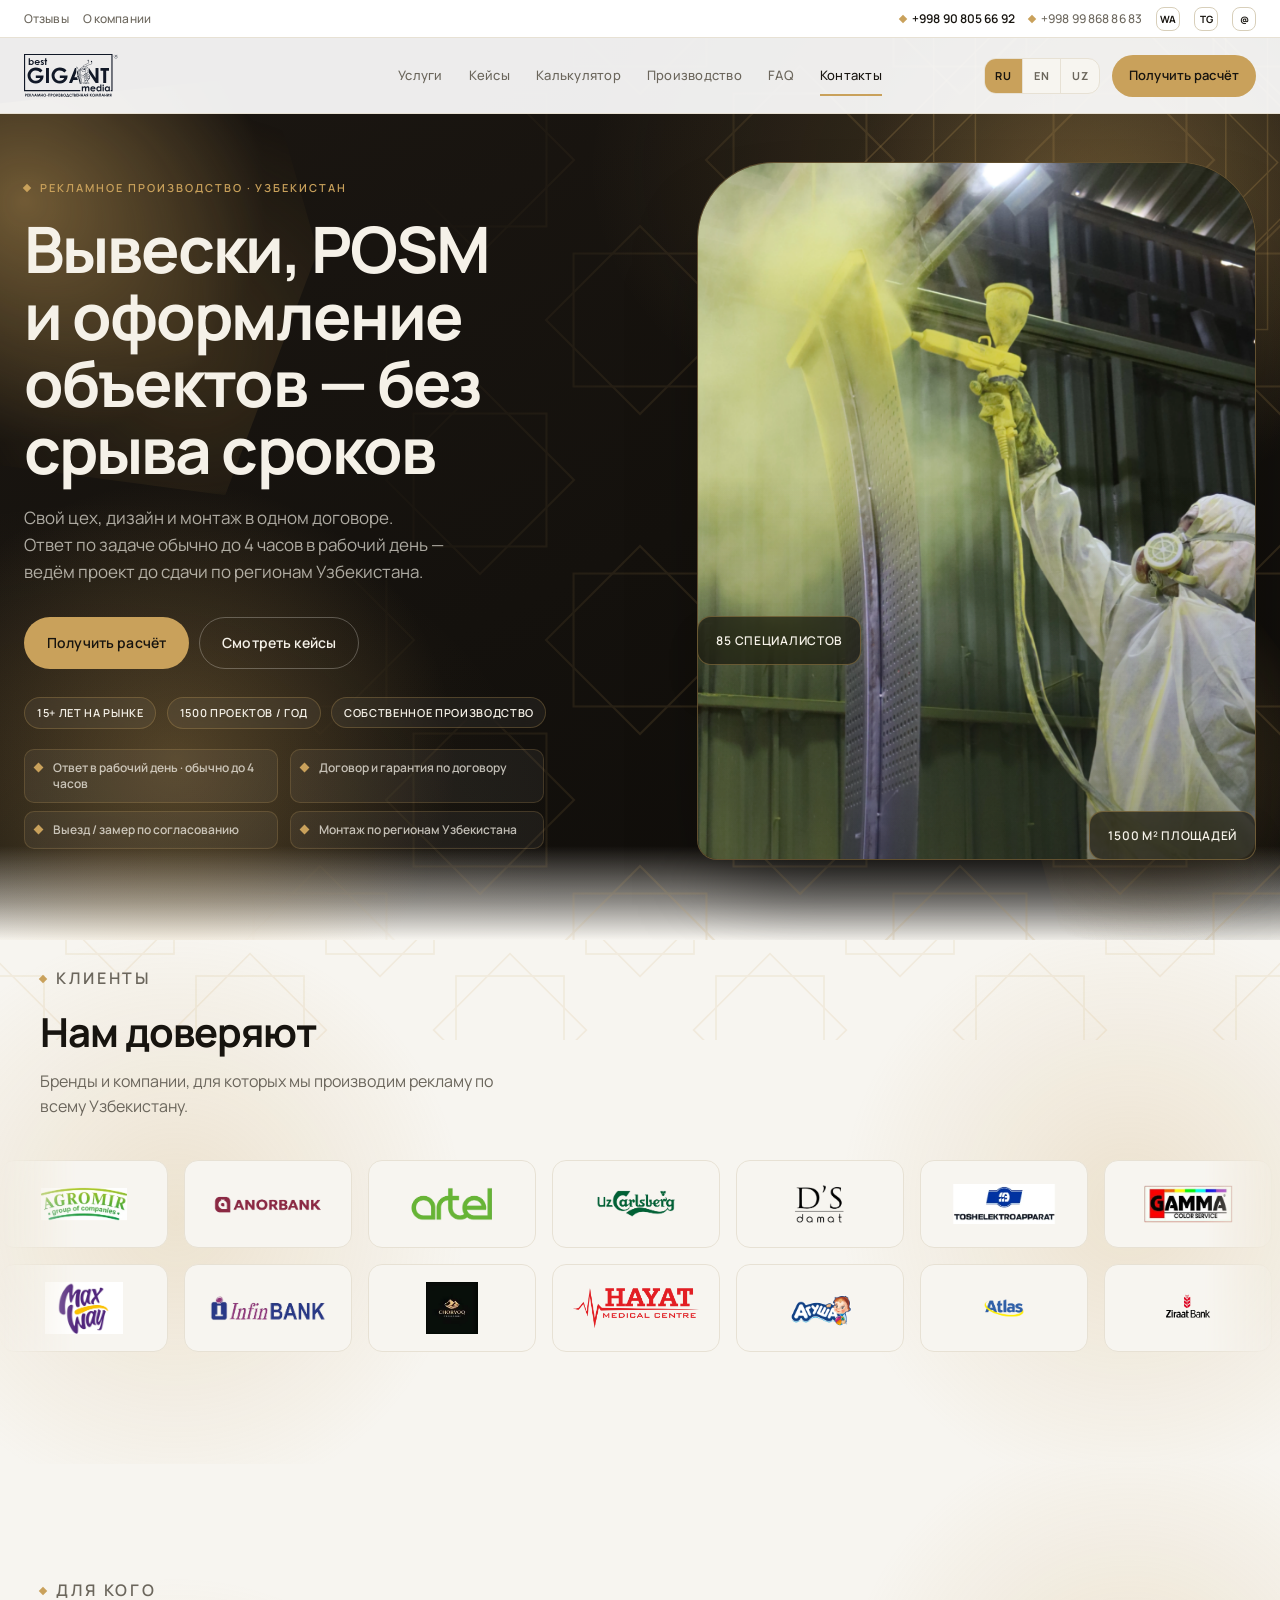
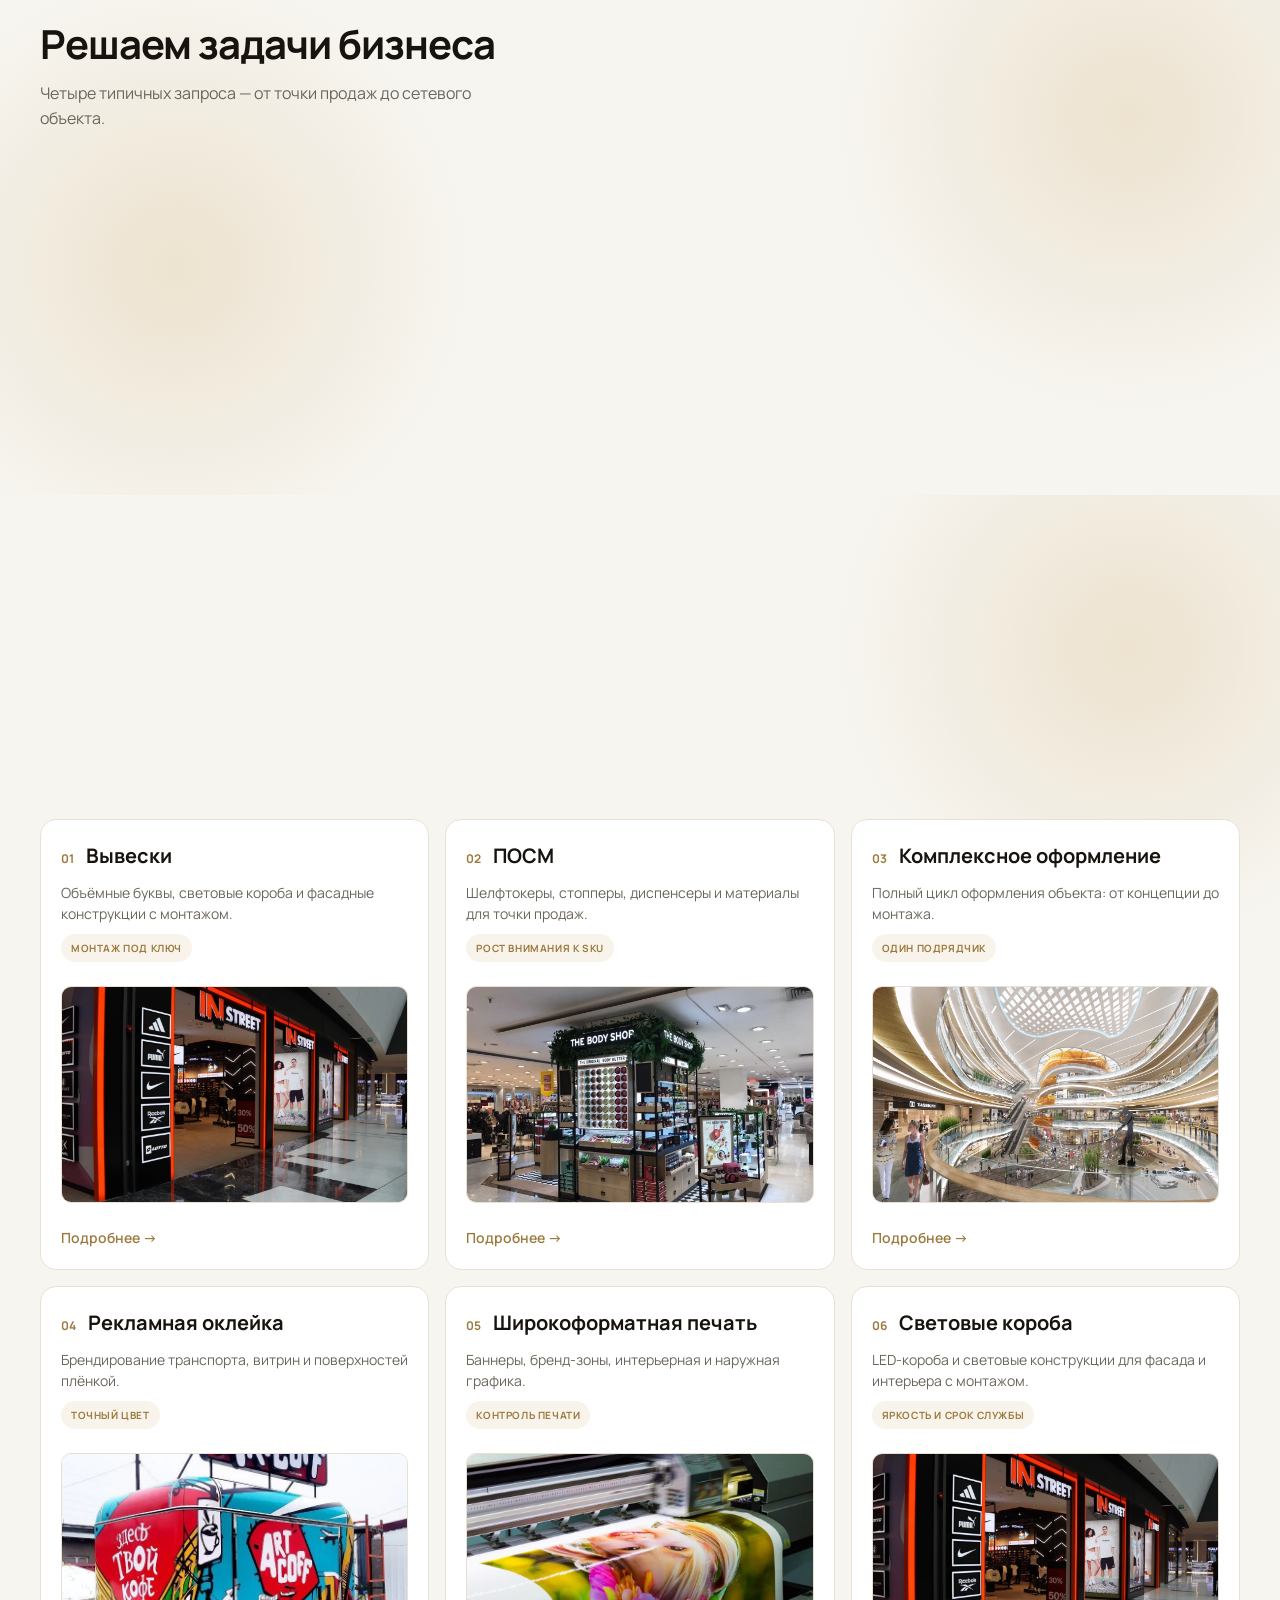
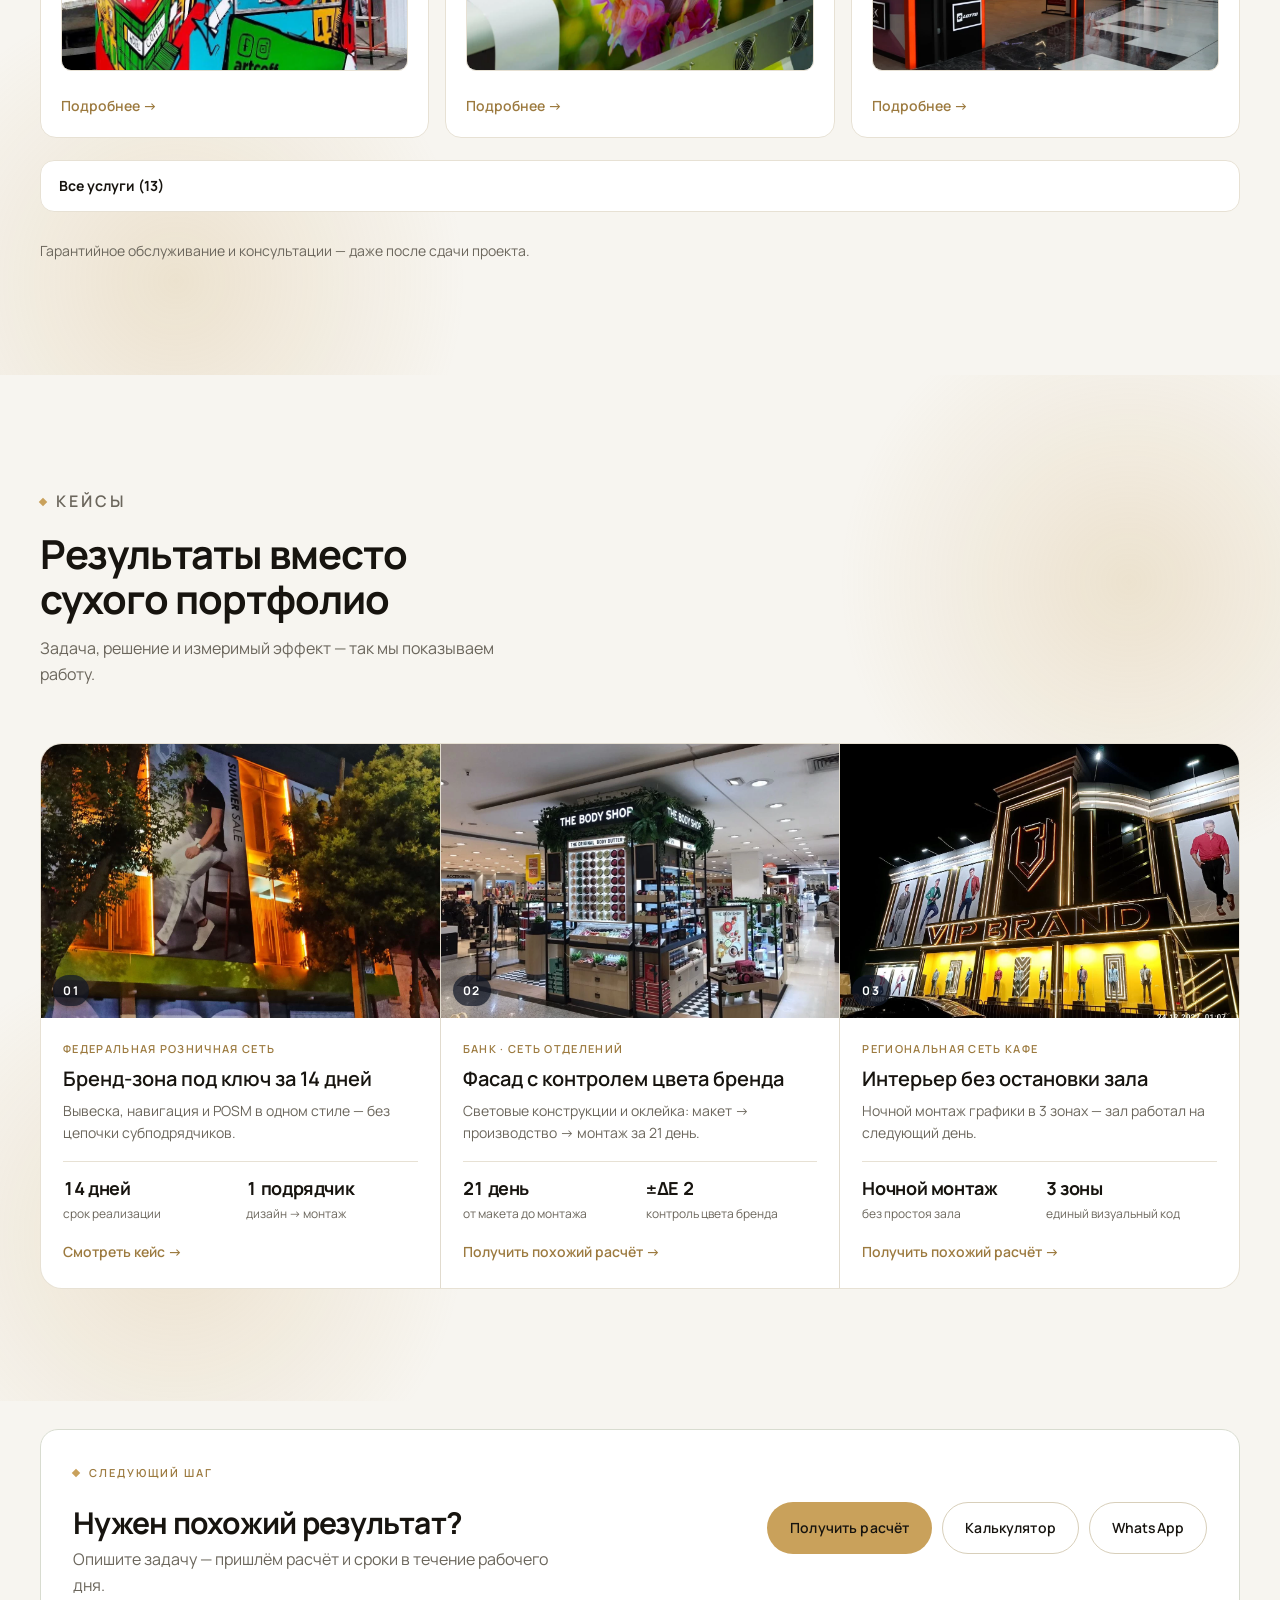
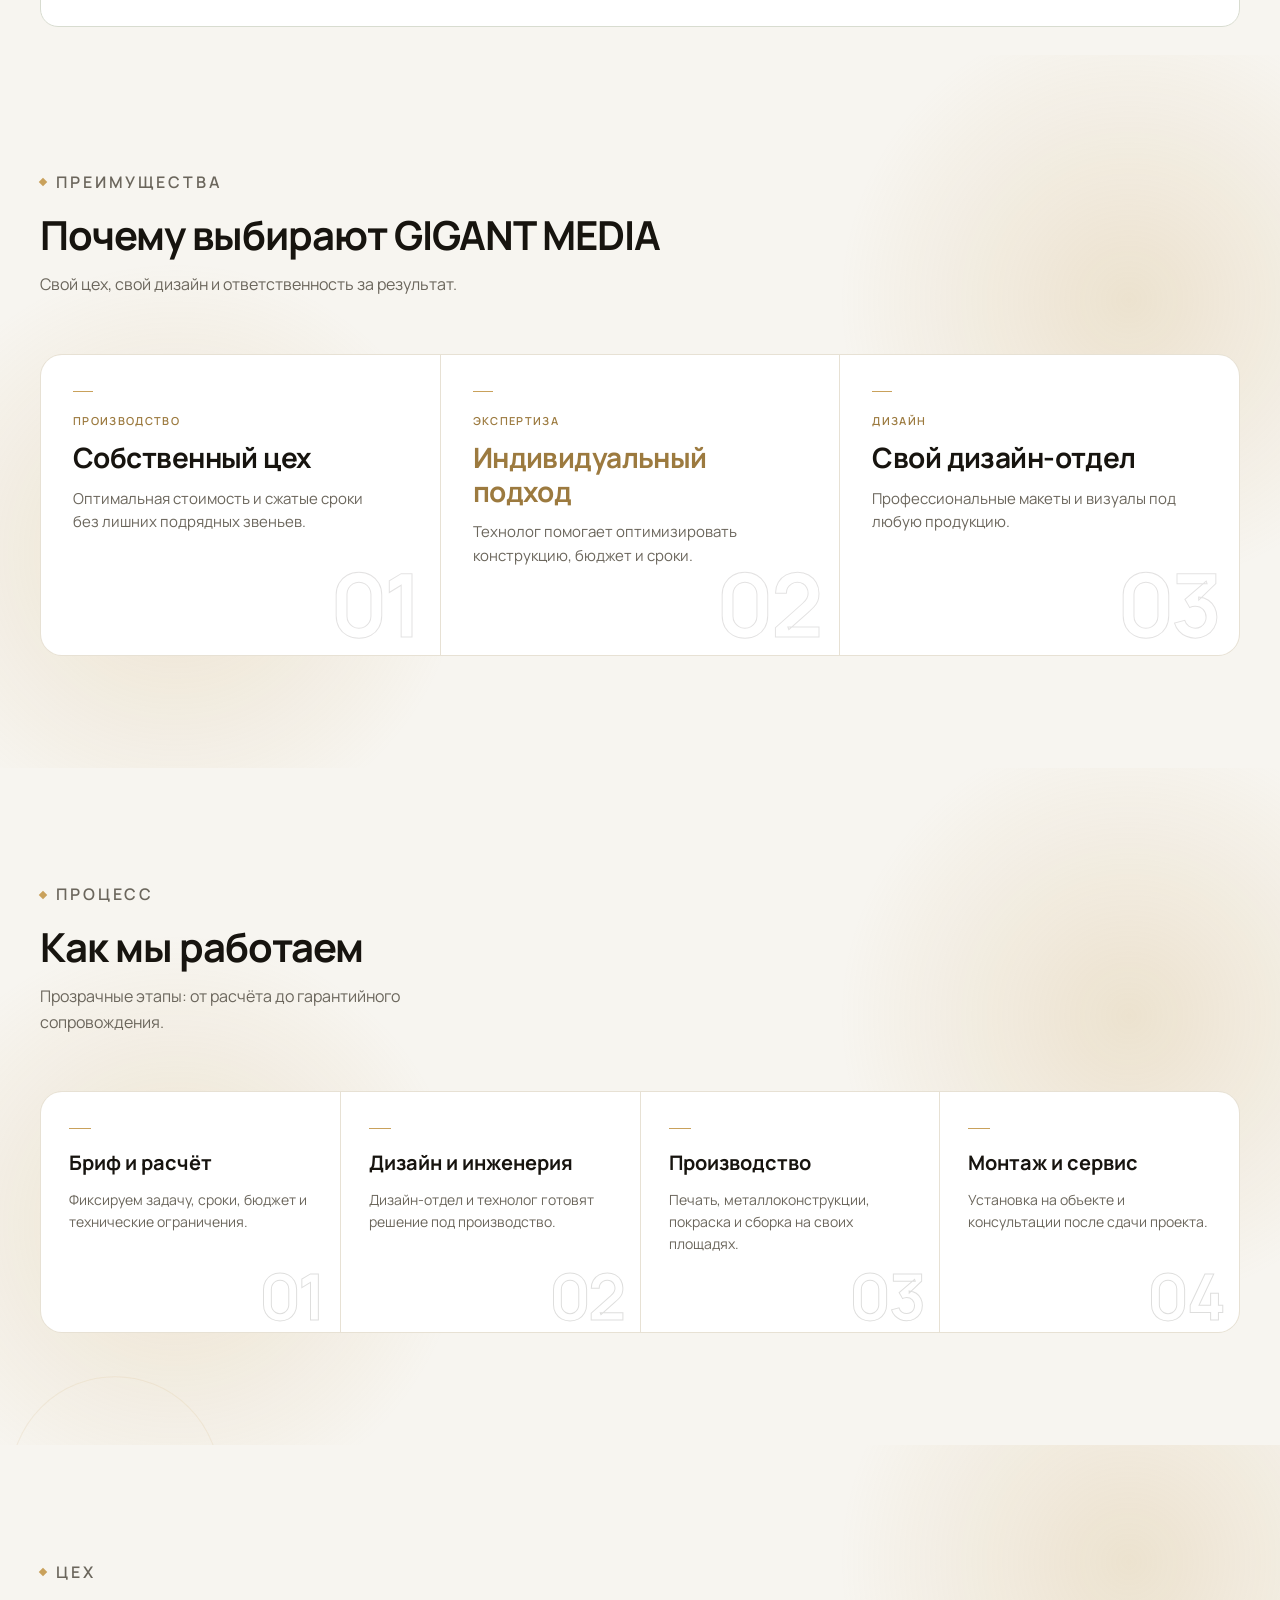
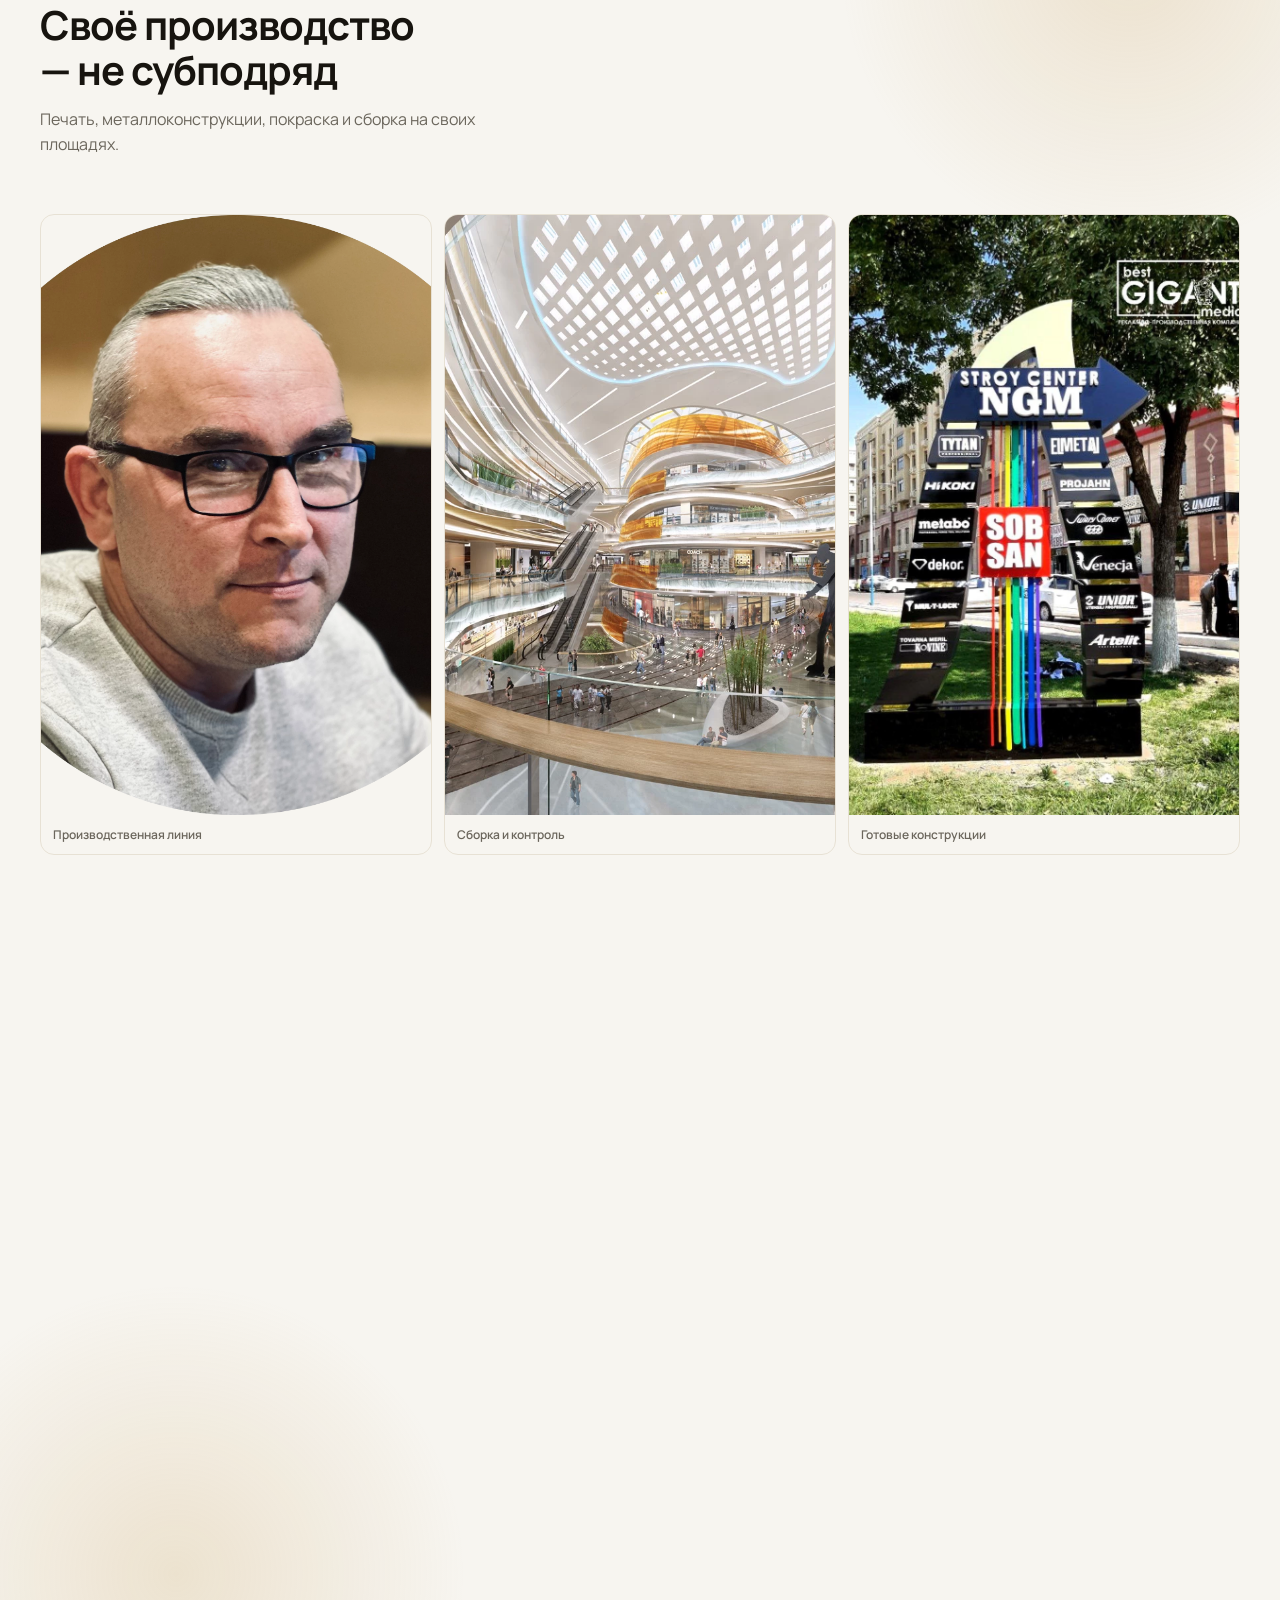
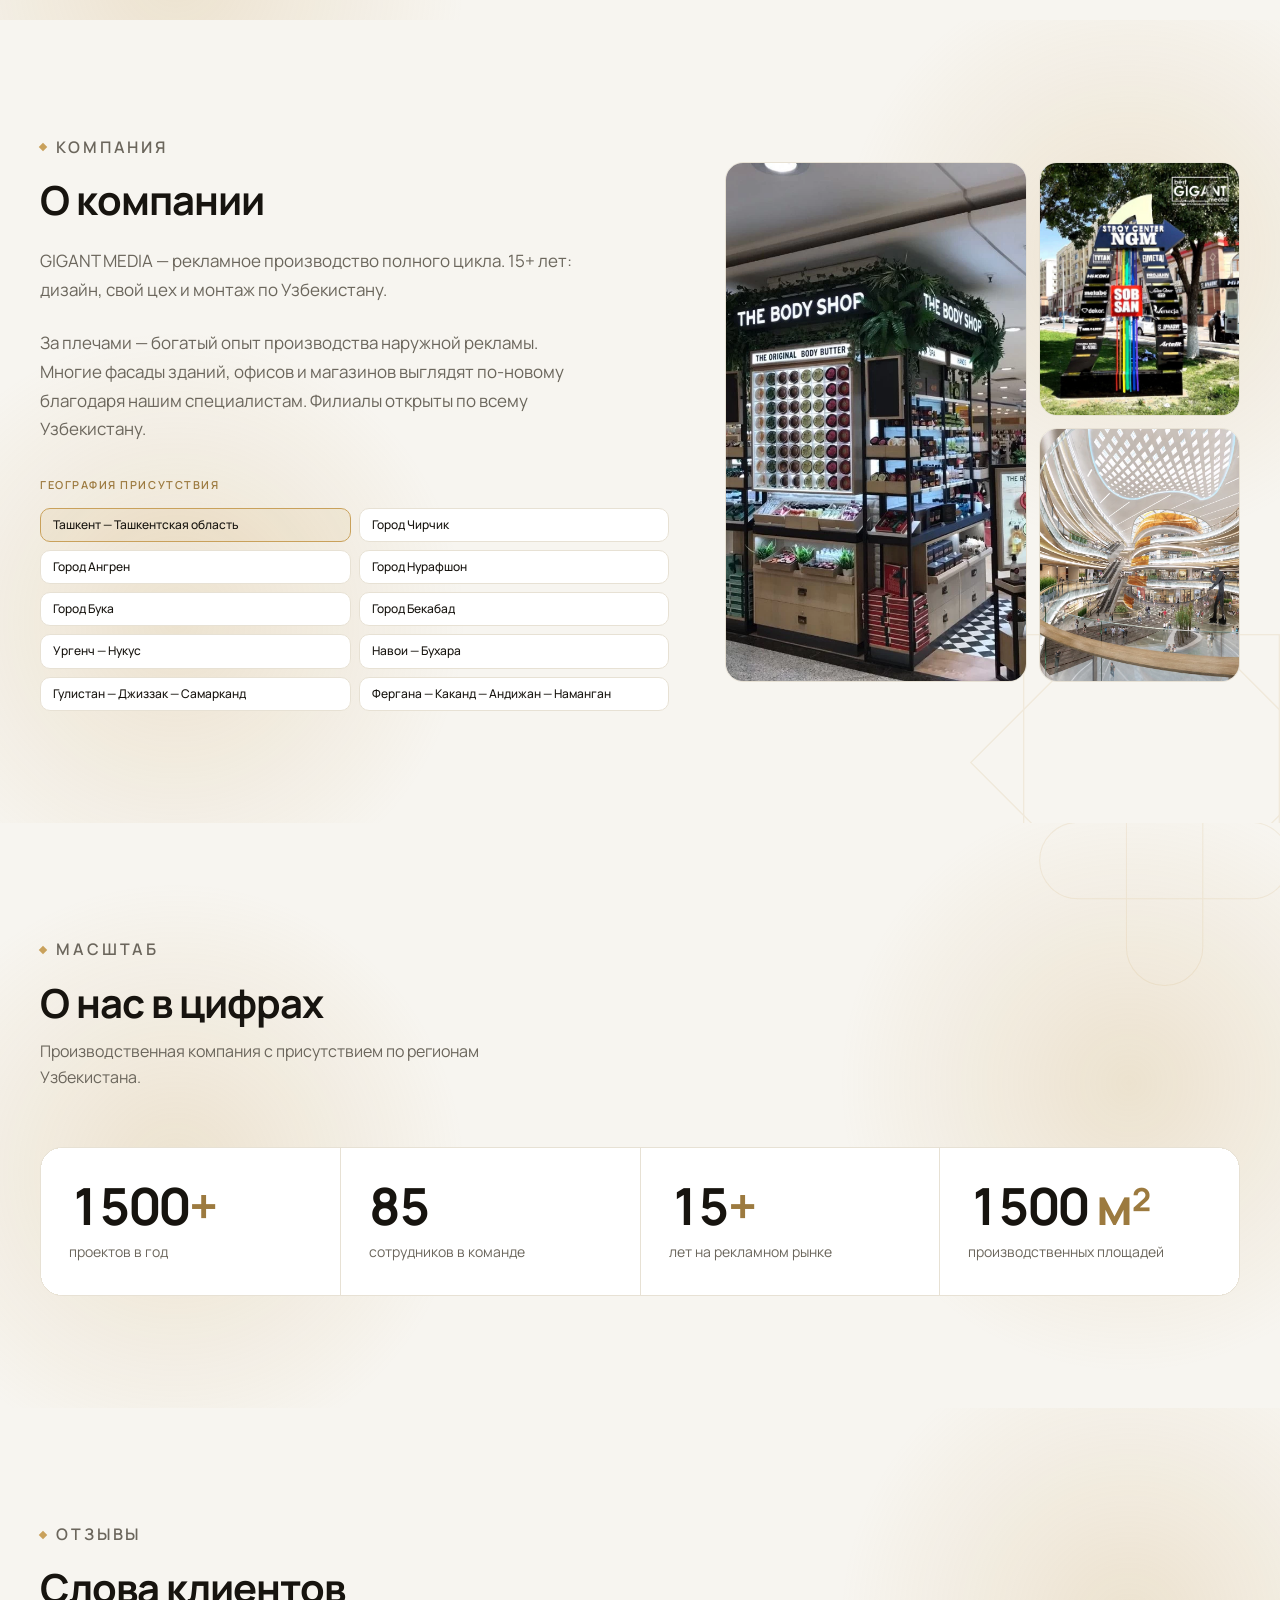
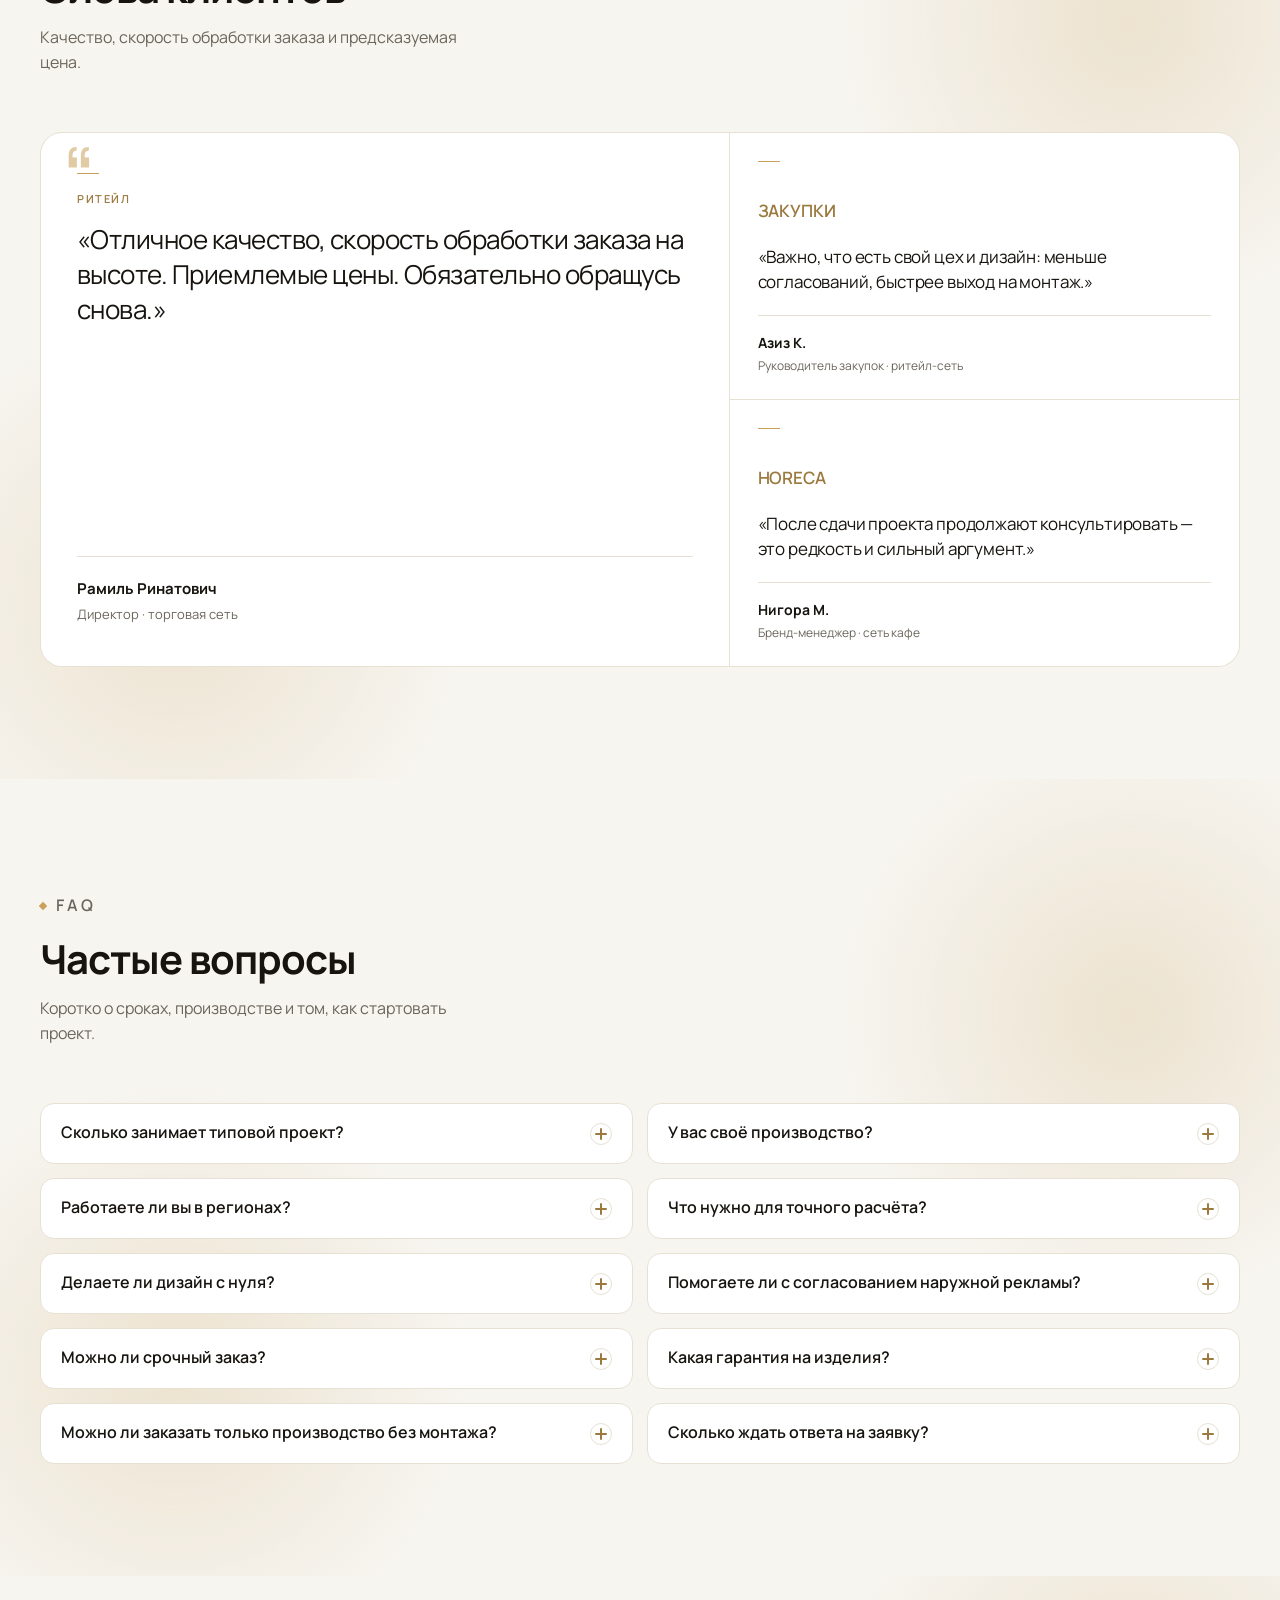
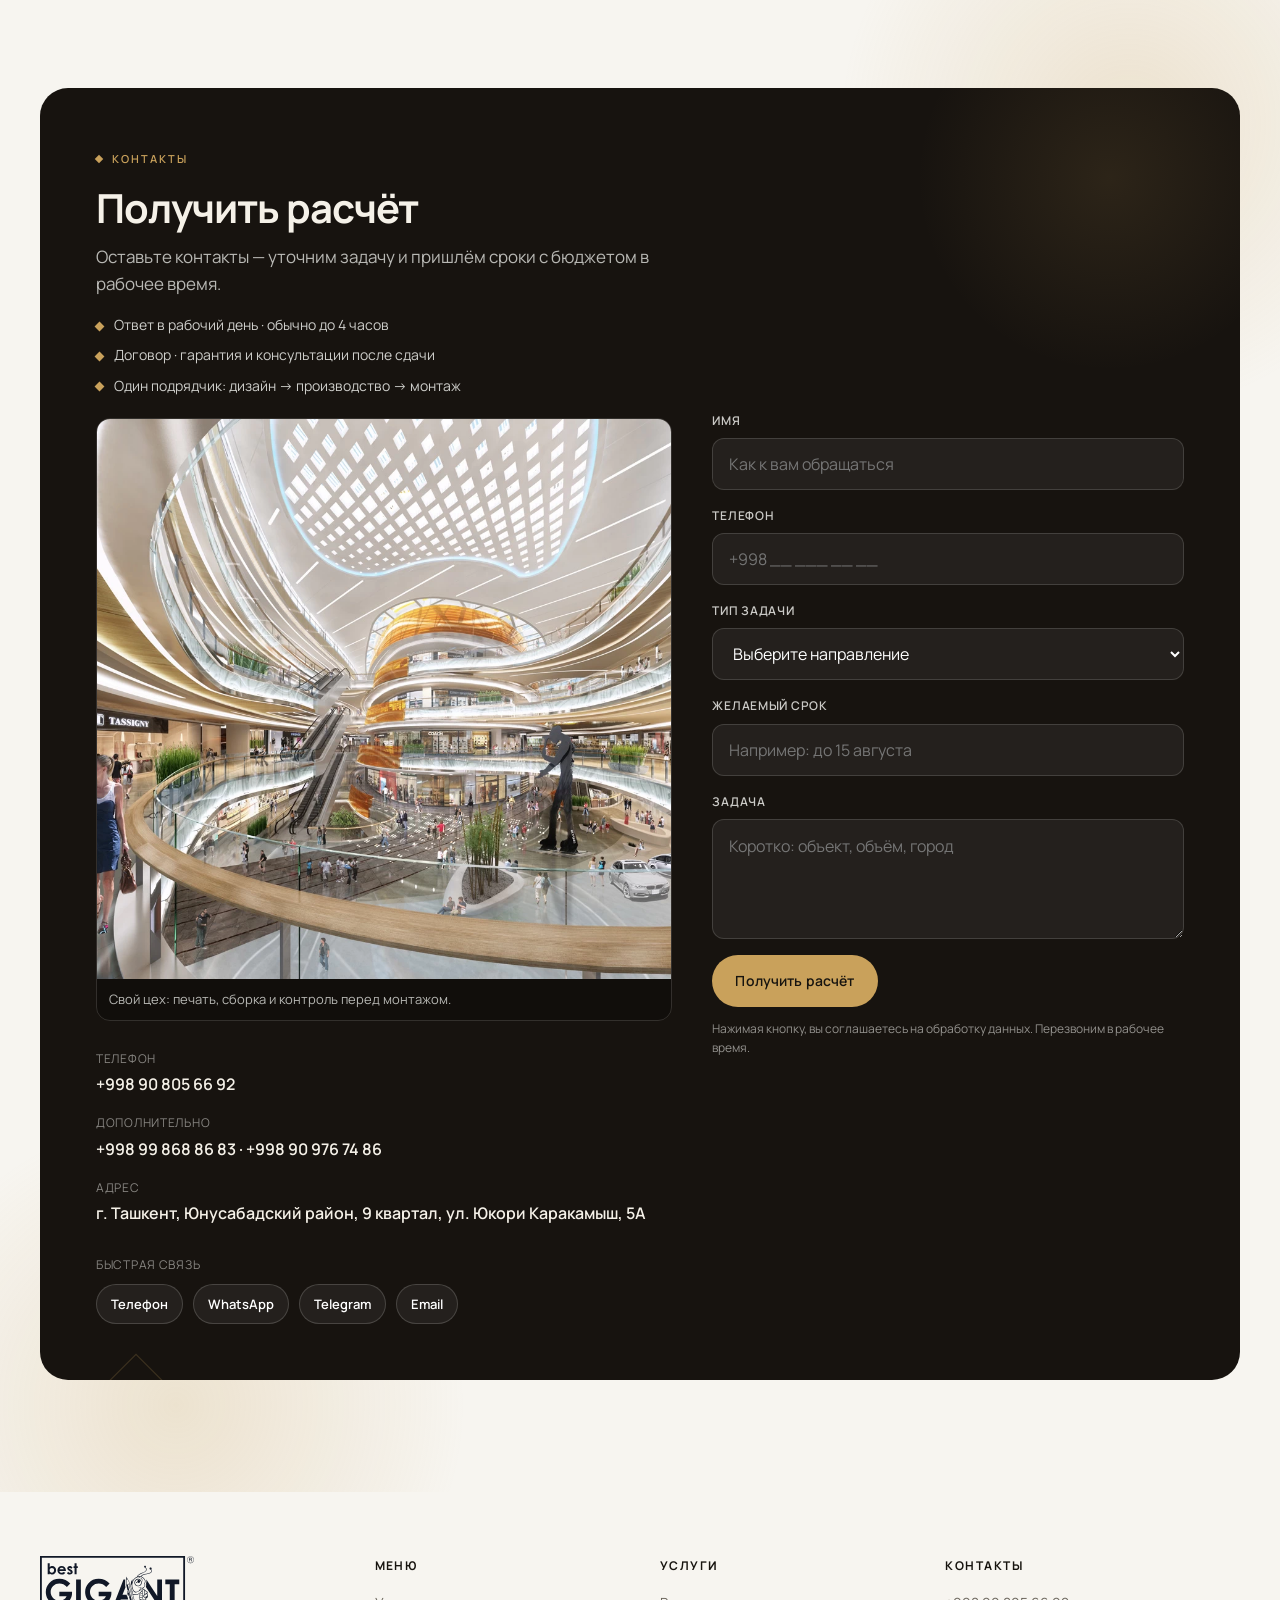
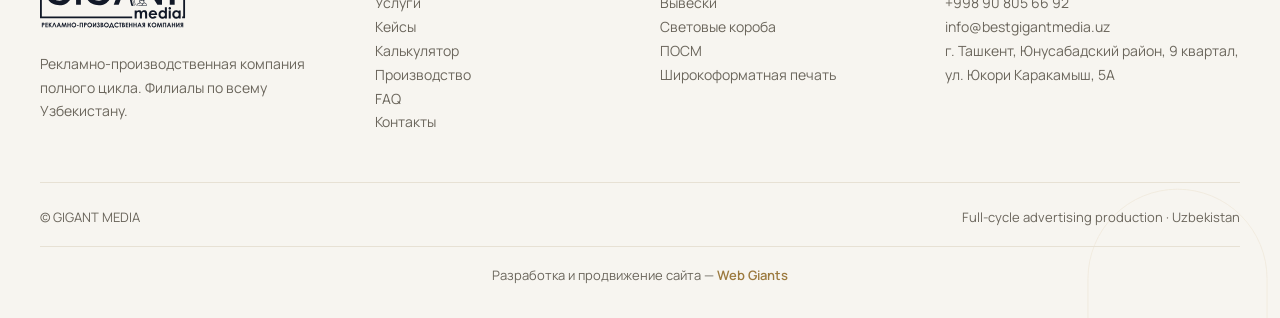
<file: index.html>
<!DOCTYPE html>
<html lang="ru">
<head>
  <meta charset="UTF-8" />
  <meta name="viewport" content="width=device-width, initial-scale=1.0" />
  <title>GIGANT MEDIA — Рекламное производство полного цикла</title>
  <meta name="description" content="GIGANT MEDIA — вывески, POSM, печать и оформление объектов в Узбекистане. Свой цех, монтаж, расчёт в рабочий день. 15+ лет." />
  <meta name="theme-color" content="#17130F" />
  <link rel="canonical" href="https://esquire0169.github.io/gigant-media/" />
  <meta property="og:type" content="website" />
  <meta property="og:site_name" content="GIGANT MEDIA" />
  <meta property="og:title" content="GIGANT MEDIA — Рекламное производство полного цикла" />
  <meta property="og:description" content="Полный цикл рекламного производства в Узбекистане: дизайн, производство, монтаж." />
  <meta property="og:url" content="https://esquire0169.github.io/gigant-media/" />
  <meta property="og:image" content="https://esquire0169.github.io/gigant-media/assets/images/hero.webp" />
  <meta name="twitter:card" content="summary_large_image" />
  <meta name="twitter:title" content="GIGANT MEDIA — Full-cycle advertising production" />
  <meta name="twitter:description" content="Design, production and installation across Uzbekistan." />
  <link rel="preconnect" href="https://fonts.googleapis.com" />
  <link rel="preconnect" href="https://fonts.gstatic.com" crossorigin />
  <link href="https://fonts.googleapis.com/css2?family=Manrope:wght@400;500;600;700&display=swap" rel="stylesheet" />
  <link rel="stylesheet" href="css/tokens.css?v=gold10" />
  <link rel="stylesheet" href="css/base.css?v=gold10" />
  <link rel="stylesheet" href="css/components.css?v=gold10" />
  <link rel="stylesheet" href="css/pages.css?v=gold10" />
  <link rel="stylesheet" href="css/strict.css?v=gold10" />
</head>
<body>
  <a class="skip-link" href="#home">Skip to content</a>
  <div class="topbar">
    <div class="container container--wide topbar__inner">
      <div class="topbar__links">
        <a href="#reviews" data-i18n="nav.reviews">Отзывы</a>
        <a href="#about" data-i18n="nav.about">О компании</a>
      </div>
      <div class="topbar__contacts">
        <a class="topbar__phone" href="tel:+998908056692">+998 90 805 66 92</a>
        <a class="topbar__phone topbar__phone--secondary" href="tel:+998998688683">+998 99 868 86 83</a>
        <div class="topbar__social">
          <a href="https://wa.me/998908056692" target="_blank" rel="noopener" aria-label="WhatsApp">WA</a>
          <a href="https://t.me/gigantmedia" target="_blank" rel="noopener" aria-label="Telegram">TG</a>
          <a href="mailto:info@bestgigantmedia.uz" aria-label="Email">@</a>
        </div>
      </div>
    </div>
  </div>
  <header class="site-header">
    <div class="container container--wide site-header__inner">
      <a class="logo" href="#home" aria-label="GIGANT MEDIA">
        <img class="logo__img" src="assets/brand/logo-dark.svg?v=2" alt="best GIGANT media" width="220" height="56" />
      </a>
      <nav class="nav" data-i18n-aria="nav.menu">
        <a href="#services" data-i18n="nav.services">Услуги</a>
        <a href="#cases" data-i18n="nav.cases">Кейсы</a>
        <a href="calculator.html" data-i18n="nav.calc">Калькулятор</a>
        <a href="#advantages" data-i18n="nav.production">Производство</a>
        <a href="#faq" data-i18n="nav.faq">FAQ</a>
        <a href="#contacts" data-i18n="nav.contacts">Контакты</a>
      </nav>
      <div class="header-actions">
        <div class="lang-switch" role="group" data-i18n-aria="lang.label">
          <button type="button" class="lang-switch__btn" data-lang-option="ru" aria-pressed="true">RU</button>
          <button type="button" class="lang-switch__btn" data-lang-option="en" aria-pressed="false">EN</button>
          <button type="button" class="lang-switch__btn" data-lang-option="uz" aria-pressed="false">UZ</button>
        </div>
        <div class="header-cta">
          <a class="btn btn--primary" href="#contacts" data-i18n="nav.cta">Получить расчёт</a>
        </div>
        <button class="menu-toggle" type="button" data-i18n-aria="nav.open" aria-expanded="false">
          <span></span><span></span><span></span>
        </button>
      </div>
    </div>
  </header>

  <main>

<section class="hero" id="home">
      <div class="pattern-grid" aria-hidden="true"></div>
      <div class="hero__splash hero__splash--a" aria-hidden="true"></div>
      <div class="hero__splash hero__splash--b" aria-hidden="true"></div>
      <div class="hero-ceramic-accent" aria-hidden="true" style="width:220px;height:220px;left:-52px;bottom:-52px;">
        <svg viewBox="0 0 140 140" fill="none" xmlns="http://www.w3.org/2000/svg" width="100%" height="100%">
          <circle cx="70" cy="70" r="66" stroke="#C9A15B" stroke-width="1"/>
          <circle cx="70" cy="70" r="46" stroke="#C9A15B" stroke-width="1"/>
          <path d="M70 8 82 58 132 70 82 82 70 132 58 82 8 70 58 58Z" stroke="#C9A15B" stroke-width="1"/>
        </svg>
      </div>
      <div class="container container--wide hero__grid">
        <div class="hero__copy reveal">
          <p class="eyebrow" data-i18n="hero.eyebrow">Рекламное производство · Узбекистан</p>
          <h1 class="h1" data-i18n="hero.title">Вывески, POSM и оформление объектов — без срыва сроков</h1>
          <p class="lead" data-i18n="hero.lead">Свой цех, дизайн и монтаж в одном договоре. Считаем задачу в рабочий день и ведём проект до сдачи по регионам Узбекистана.</p>
          <div class="btn-row">
            <a class="btn btn--primary" href="#contacts" data-i18n="hero.cta1">Получить расчёт</a>
            <a class="btn btn--secondary" href="#cases" data-i18n="hero.cta2">Смотреть кейсы</a>
          </div>
          <div class="hero__meta">
            <span class="chip" data-i18n="hero.chip1">15+ лет на рынке</span>
            <span class="chip" data-i18n="hero.chip2">1500 проектов / год</span>
            <span class="chip" data-i18n="hero.chip3">Собственное производство</span>
          </div>
          <ul class="trust-strip" data-trust-strip>
            <li data-i18n="trust.1">Ответ в рабочий день · обычно до 4 часов</li>
            <li data-i18n="trust.2">Договор и гарантия по договору</li>
            <li data-i18n="trust.3">Выезд / замер по согласованию</li>
            <li data-i18n="trust.4">Монтаж по регионам Узбекистана</li>
          </ul>
        </div>
        <div class="hero__visual reveal">
          <div class="hero-arch-motif" aria-hidden="true" style="top:-7%;left:-14%;width:128%;height:112%;">
            <svg viewBox="0 0 480 360" fill="none" xmlns="http://www.w3.org/2000/svg" width="100%" height="100%" preserveAspectRatio="xMidYMid meet">
              <path d="M40 340 V160 A100 100 0 0 1 240 160 V340" stroke="#C9A15B" stroke-width="1.2"/>
              <path d="M260 340 V120 Q340 40 420 120 V340" stroke="#C9A15B" stroke-width="1.2"/>
            </svg>
          </div>
          <div class="hero__frame">
            <img src="assets/images/hero.webp" data-i18n-alt="hero.imgAlt" alt="Производство рекламной продукции GIGANT MEDIA" data-parallax width="800" height="1000" fetchpriority="high" />
          </div>
          <span class="chip hero__float hero__float--a" data-i18n="hero.float1">85 специалистов</span>
          <span class="chip hero__float hero__float--b" data-i18n="hero.float2">1500 м² площадей</span>
        </div>
      </div>
    </section>

<section class="section campaigns-section" id="campaigns">
      <div class="container">
        <div class="campaigns-head reveal">
          <div class="section-head" style="margin-bottom:0;">
            <p class="eyebrow" data-i18n="clients.eyebrow">Клиенты</p>
            <h2 class="h2" data-i18n="clients.title">Нам доверяют</h2>
            <p data-i18n="clients.lead"></p>
          </div>
        </div>
      </div>
      <div class="marquee reveal" data-marquee aria-label="Логотипы клиентов">
        <div class="marquee__row marquee__row--left">
          <div class="marquee__track">
            <div class="marquee__group">
              <div class="partner-card"><img src="assets/partners/partner-00.png?v=good1" alt="" loading="lazy" /></div>
              <div class="partner-card"><img src="assets/partners/partner-01.png?v=good1" alt="" loading="lazy" /></div>
              <div class="partner-card"><img src="assets/partners/partner-02.png?v=good1" alt="" loading="lazy" /></div>
              <div class="partner-card"><img src="assets/partners/partner-03.png?v=good1" alt="" loading="lazy" /></div>
              <div class="partner-card"><img src="assets/partners/partner-05.png?v=good1" alt="" loading="lazy" /></div>
              <div class="partner-card"><img src="assets/partners/partner-06.png?v=good1" alt="" loading="lazy" /></div>
              <div class="partner-card"><img src="assets/partners/partner-07.png?v=good1" alt="" loading="lazy" /></div>
              <div class="partner-card"><img src="assets/partners/partner-08.png?v=good1" alt="" loading="lazy" /></div>
              <div class="partner-card"><img src="assets/partners/partner-09.png?v=good1" alt="" loading="lazy" /></div>
              <div class="partner-card"><img src="assets/partners/partner-10.png?v=good1" alt="" loading="lazy" /></div>
              <div class="partner-card"><img src="assets/partners/partner-11.png?v=good1" alt="" loading="lazy" /></div>
              <div class="partner-card"><img src="assets/partners/partner-12.png?v=good1" alt="" loading="lazy" /></div>
              <div class="partner-card"><img src="assets/partners/partner-13.png?v=good1" alt="" loading="lazy" /></div>
              <div class="partner-card"><img src="assets/partners/partner-14.png?v=good1" alt="" loading="lazy" /></div>
              <div class="partner-card"><img src="assets/partners/partner-15.png?v=good1" alt="" loading="lazy" /></div>
              <div class="partner-card"><img src="assets/partners/partner-16.png?v=good1" alt="" loading="lazy" /></div>
              <div class="partner-card"><img src="assets/partners/partner-17.png?v=good1" alt="" loading="lazy" /></div>
              <div class="partner-card"><img src="assets/partners/partner-18.png?v=good1" alt="" loading="lazy" /></div>
              <div class="partner-card"><img src="assets/partners/partner-19.png?v=good1" alt="" loading="lazy" /></div>
              <div class="partner-card"><img src="assets/partners/partner-20.png?v=good1" alt="" loading="lazy" /></div>
              <div class="partner-card"><img src="assets/partners/partner-21.png?v=good1" alt="" loading="lazy" /></div>
              <div class="partner-card"><img src="assets/partners/partner-22.png?v=good1" alt="" loading="lazy" /></div>
              <div class="partner-card"><img src="assets/partners/partner-23.png?v=good1" alt="" loading="lazy" /></div>
            </div>
          </div>
        </div>
        <div class="marquee__row marquee__row--right">
          <div class="marquee__track">
            <div class="marquee__group">
              <div class="partner-card"><img src="assets/partners/partner-24.png?v=good1" alt="" loading="lazy" /></div>
              <div class="partner-card"><img src="assets/partners/partner-25.png?v=good1" alt="" loading="lazy" /></div>
              <div class="partner-card"><img src="assets/partners/partner-26.png?v=good1" alt="" loading="lazy" /></div>
              <div class="partner-card"><img src="assets/partners/partner-27.png?v=good1" alt="" loading="lazy" /></div>
              <div class="partner-card"><img src="assets/partners/partner-28.png?v=good1" alt="" loading="lazy" /></div>
              <div class="partner-card"><img src="assets/partners/partner-29.png?v=good1" alt="" loading="lazy" /></div>
              <div class="partner-card"><img src="assets/partners/partner-30.png?v=good1" alt="" loading="lazy" /></div>
              <div class="partner-card"><img src="assets/partners/partner-31.png?v=good1" alt="" loading="lazy" /></div>
              <div class="partner-card"><img src="assets/partners/partner-32.png?v=good1" alt="" loading="lazy" /></div>
              <div class="partner-card"><img src="assets/partners/partner-33.png?v=good1" alt="" loading="lazy" /></div>
              <div class="partner-card"><img src="assets/partners/partner-34.png?v=good1" alt="" loading="lazy" /></div>
              <div class="partner-card"><img src="assets/partners/partner-35.png?v=good1" alt="" loading="lazy" /></div>
              <div class="partner-card"><img src="assets/partners/partner-36.png?v=good1" alt="" loading="lazy" /></div>
              <div class="partner-card"><img src="assets/partners/partner-37.png?v=good1" alt="" loading="lazy" /></div>
              <div class="partner-card"><img src="assets/partners/partner-38.png?v=good1" alt="" loading="lazy" /></div>
              <div class="partner-card"><img src="assets/partners/partner-39.png?v=good1" alt="" loading="lazy" /></div>
              <div class="partner-card"><img src="assets/partners/partner-40.png?v=good1" alt="" loading="lazy" /></div>
              <div class="partner-card"><img src="assets/partners/partner-41.png?v=good1" alt="" loading="lazy" /></div>
              <div class="partner-card"><img src="assets/partners/partner-42.png?v=good1" alt="" loading="lazy" /></div>
              <div class="partner-card"><img src="assets/partners/partner-43.png?v=good1" alt="" loading="lazy" /></div>
              <div class="partner-card"><img src="assets/partners/partner-44.png?v=good1" alt="" loading="lazy" /></div>
              <div class="partner-card"><img src="assets/partners/partner-45.png?v=good1" alt="" loading="lazy" /></div>
            </div>
          </div>
        </div>
      </div>
    </section>

<section class="section audience-section" id="audience">
      <div class="container">
        <div class="section-head reveal">
          <p class="eyebrow" data-i18n="audience.eyebrow">Для кого</p>
          <h2 class="h2" data-i18n="audience.title">Решаем задачи бизнеса</h2>
          <p data-i18n="audience.lead">Четыре типичных запроса — от точки продаж до сетевого объекта.</p>
        </div>
        <div class="audience-grid reveal-stagger">
          <article class="audience-card reveal">
            <p class="audience-card__chip" data-i18n="audience.1.chip">Ритейл</p>
            <h3 data-i18n="audience.1.t">Единый стиль торговой зоны</h3>
            <p data-i18n="audience.1.d">Вывеска, навигация и POSM без разных подрядчиков и расхождения цвета.</p>
          </article>
          <article class="audience-card reveal">
            <p class="audience-card__chip" data-i18n="audience.2.chip">Банки / офисы</p>
            <h3 data-i18n="audience.2.t">Фасад и входная группа в срок</h3>
            <p data-i18n="audience.2.d">Световые конструкции и оклейка с контролем бренда и графика монтажа.</p>
          </article>
          <article class="audience-card reveal">
            <p class="audience-card__chip" data-i18n="audience.3.chip">HoReCa</p>
            <h3 data-i18n="audience.3.t">Интерьер без простоя зала</h3>
            <p data-i18n="audience.3.d">Графика и декор с ночным монтажом — заведение продолжает работать.</p>
          </article>
          <article class="audience-card reveal">
            <p class="audience-card__chip" data-i18n="audience.4.chip">Маркетинг</p>
            <h3 data-i18n="audience.4.t">Срочный тираж и акции</h3>
            <p data-i18n="audience.4.d">Печать, POSM и мобильные конструкции под дату запуска кампании.</p>
          </article>
        </div>
      </div>
    </section>

<section class="section services-section" id="services">
      <div class="container">
        <div class="section-head reveal">
          <p class="eyebrow" data-i18n="services.eyebrow">Услуги</p>
          <h2 class="h2" data-i18n="services.title">Ключевые направления</h2>
          <p data-i18n="services.lead">Шесть якорных услуг полного цикла. Остальные направления — по запросу.</p>
        </div>
        <div class="services-grid reveal-stagger">
          <a class="card service-card reveal" href="services/signs.html">
            <div class="service-card__top"><span>01</span><h3 data-i18n="services.s1.t"></h3></div>
            <p data-i18n="services.s1.d"></p>
            <span class="service-slide__benefit" data-i18n="services.s1.b"></span>
            <div class="service-card__media"><img src="assets/services/01-signs.webp" alt="" loading="lazy" /></div>
            <span class="service-card__link" data-i18n="services.more"></span>
          </a>
          <a class="card service-card reveal" href="services/posm.html">
            <div class="service-card__top"><span>02</span><h3 data-i18n="services.s2.t"></h3></div>
            <p data-i18n="services.s2.d"></p>
            <span class="service-slide__benefit" data-i18n="services.s2.b"></span>
            <div class="service-card__media"><img src="assets/services/02-posm.webp" alt="" loading="lazy" /></div>
            <span class="service-card__link" data-i18n="services.more"></span>
          </a>
          <a class="card service-card reveal" href="services/complex.html">
            <div class="service-card__top"><span>03</span><h3 data-i18n="services.s9.t"></h3></div>
            <p data-i18n="services.s9.d"></p>
            <span class="service-slide__benefit" data-i18n="services.s9.b"></span>
            <div class="service-card__media"><img src="assets/services/09-complex.webp" alt="" loading="lazy" /></div>
            <span class="service-card__link" data-i18n="services.more"></span>
          </a>
          <a class="card service-card reveal" href="services/wrapping.html">
            <div class="service-card__top"><span>04</span><h3 data-i18n="services.s10.t"></h3></div>
            <p data-i18n="services.s10.d"></p>
            <span class="service-slide__benefit" data-i18n="services.s10.b"></span>
            <div class="service-card__media"><img src="assets/services/10-wrapping.webp" alt="" loading="lazy" /></div>
            <span class="service-card__link" data-i18n="services.more"></span>
          </a>
          <a class="card service-card reveal" href="services/wide-format.html">
            <div class="service-card__top"><span>05</span><h3 data-i18n="services.s11.t"></h3></div>
            <p data-i18n="services.s11.d"></p>
            <span class="service-slide__benefit" data-i18n="services.s11.b"></span>
            <div class="service-card__media"><img src="assets/services/11-wide-format.webp" alt="" loading="lazy" /></div>
            <span class="service-card__link" data-i18n="services.more"></span>
          </a>
          <a class="card service-card reveal" href="services/lightboxes.html">
            <div class="service-card__top"><span>06</span><h3 data-i18n="seo.lb.t"></h3></div>
            <p data-i18n="seo.lb.d"></p>
            <span class="service-slide__benefit" data-i18n="seo.lb.b"></span>
            <div class="service-card__media"><img src="assets/services/01-signs.webp" alt="" loading="lazy" /></div>
            <span class="service-card__link" data-i18n="services.more"></span>
          </a>
        </div>
        <details class="services-all reveal">
          <summary data-i18n="services.allToggle">Все услуги (13)</summary>
          <div class="services-all__list">
            <a href="#contacts" data-scroll-contacts data-i18n="services.s3.t"></a>
            <a href="#contacts" data-scroll-contacts data-i18n="services.s4.t"></a>
            <a href="#contacts" data-scroll-contacts data-i18n="services.s5.t"></a>
            <a href="#contacts" data-scroll-contacts data-i18n="services.s6.t"></a>
            <a href="#contacts" data-scroll-contacts data-i18n="services.s7.t"></a>
            <a href="#contacts" data-scroll-contacts data-i18n="services.s8.t"></a>
            <a href="#contacts" data-scroll-contacts data-i18n="services.s12.t"></a>
          </div>
        </details>
        <p class="services-note text-muted reveal" data-i18n="services.note"></p>
      </div>
    </section>

<section class="section cases-section" id="cases">
      <div class="container">
        <div class="section-head reveal">
          <p class="eyebrow" data-i18n="cases.eyebrow">Кейсы</p>
          <h2 class="h2" data-i18n="cases.title">Результаты вместо сухого портфолио</h2>
          <p data-i18n="cases.lead"></p>
        </div>
        <div class="cases-grid reveal-stagger">
          <a class="case-card reveal" href="cases/retail-zone.html">
            <div class="case-card__media">
              <img src="assets/images/case-1.webp" alt="" loading="lazy" width="800" height="560" />
              <span class="case-card__index">01</span>
            </div>
            <div class="case-card__body">
              <p class="case-card__client" data-i18n="cases.c1.client">Ритейл</p>
              <h3 class="h4" data-i18n="cases.c1.title"></h3>
              <p class="text-muted" data-i18n="cases.c1.d"></p>
              <div class="case-card__stats">
                <div><strong data-i18n="cases.c1.m1">14 дней</strong><span data-i18n="cases.c1.m1l"></span></div>
                <div><strong data-i18n="cases.c1.m2">1 подрядчик</strong><span data-i18n="cases.c1.m2l"></span></div>
              </div>
              <span class="case-card__link" data-i18n="cases.link"></span>
            </div>
          </a>
          <a class="case-card reveal" href="#contacts">
            <div class="case-card__media">
              <img src="assets/images/case-2.webp" alt="" loading="lazy" width="800" height="560" />
              <span class="case-card__index">02</span>
            </div>
            <div class="case-card__body">
              <p class="case-card__client" data-i18n="cases.c2.client"></p>
              <h3 class="h4" data-i18n="cases.c2.title"></h3>
              <p class="text-muted" data-i18n="cases.c2.d"></p>
              <div class="case-card__stats">
                <div><strong data-i18n="cases.c2.m1"></strong><span data-i18n="cases.c2.m1l"></span></div>
                <div><strong data-i18n="cases.c2.m2"></strong><span data-i18n="cases.c2.m2l"></span></div>
              </div>
              <span class="case-card__link" data-i18n="cases.ask"></span>
            </div>
          </a>
          <a class="case-card reveal" href="#contacts">
            <div class="case-card__media">
              <img src="assets/images/case-3.webp" alt="" loading="lazy" width="800" height="560" />
              <span class="case-card__index">03</span>
            </div>
            <div class="case-card__body">
              <p class="case-card__client" data-i18n="cases.c3.client"></p>
              <h3 class="h4" data-i18n="cases.c3.title"></h3>
              <p class="text-muted" data-i18n="cases.c3.d"></p>
              <div class="case-card__stats">
                <div><strong data-i18n="cases.c3.m1"></strong><span data-i18n="cases.c3.m1l"></span></div>
                <div><strong data-i18n="cases.c3.m2"></strong><span data-i18n="cases.c3.m2l"></span></div>
              </div>
              <span class="case-card__link" data-i18n="cases.ask"></span>
            </div>
          </a>
        </div>
      </div>
    </section>

    <section class="section funnel-cta" id="cta-cases">
      <div class="container">
        <div class="funnel-cta__band reveal">
          <div>
            <p class="eyebrow" data-i18n="midCta.1.eyebrow">Следующий шаг</p>
            <h2 class="h2" data-i18n="midCta.1.title">Нужен похожий результат?</h2>
            <p data-i18n="midCta.1.lead">Опишите задачу — пришлём расчёт и сроки в течение рабочего дня.</p>
          </div>
          <div class="funnel-cta__actions">
            <a class="btn btn--primary" href="#contacts" data-i18n="midCta.1.cta">Получить расчёт</a>
            <a class="btn btn--secondary" href="calculator.html" data-i18n="nav.calc">Калькулятор</a>
            <a class="btn btn--secondary" href="https://wa.me/998908056692" target="_blank" rel="noopener" data-i18n="contacts.whatsapp">WhatsApp</a>
          </div>
        </div>
      </div>
    </section>


<section class="section advantages" id="advantages">
      <div class="container">
        <div class="section-head reveal">
          <p class="eyebrow" data-i18n="advantages.eyebrow">Преимущества</p>
          <h2 class="h2" data-i18n="advantages.title">Почему выбирают GIGANT MEDIA</h2>
          <p data-i18n="advantages.lead"></p>
        </div>
        <div class="advantage-pillars reveal-stagger">
          <article class="advantage-pillar reveal">
            <span class="advantage-pillar__num" aria-hidden="true">01</span>
            <div class="advantage-pillar__line" aria-hidden="true"></div>
            <p class="advantage-pillar__chip" data-i18n="advantages.1.chip"></p>
            <h3 data-i18n="advantages.1.t"></h3>
            <p data-i18n="advantages.1.d"></p>
          </article>
          <article class="advantage-pillar reveal">
            <span class="advantage-pillar__num" aria-hidden="true">02</span>
            <div class="advantage-pillar__line" aria-hidden="true"></div>
            <p class="advantage-pillar__chip" data-i18n="advantages.2.chip"></p>
            <h3 data-i18n="advantages.2.t"></h3>
            <p data-i18n="advantages.2.d"></p>
          </article>
          <article class="advantage-pillar reveal">
            <span class="advantage-pillar__num" aria-hidden="true">03</span>
            <div class="advantage-pillar__line" aria-hidden="true"></div>
            <p class="advantage-pillar__chip" data-i18n="advantages.3.chip"></p>
            <h3 data-i18n="advantages.3.t"></h3>
            <p data-i18n="advantages.3.d"></p>
          </article>
        </div>
      </div>
    </section>


<section class="section process" id="process">
      <div class="container">
        <div class="section-head reveal">
          <p class="eyebrow" data-i18n="process.eyebrow">Процесс</p>
          <h2 class="h2" data-i18n="process.title">Как мы работаем</h2>
          <p data-i18n="process.lead"></p>
        </div>
        <div class="process-track reveal-stagger">
          <article class="process-step reveal">
            <span class="process-step__num" aria-hidden="true">01</span>
            <div class="process-step__line" aria-hidden="true"></div>
            <h3 data-i18n="process.1.t"></h3>
            <p data-i18n="process.1.d"></p>
          </article>
          <article class="process-step reveal">
            <span class="process-step__num" aria-hidden="true">02</span>
            <div class="process-step__line" aria-hidden="true"></div>
            <h3 data-i18n="process.2.t"></h3>
            <p data-i18n="process.2.d"></p>
          </article>
          <article class="process-step reveal">
            <span class="process-step__num" aria-hidden="true">03</span>
            <div class="process-step__line" aria-hidden="true"></div>
            <h3 data-i18n="process.3.t"></h3>
            <p data-i18n="process.3.d"></p>
          </article>
          <article class="process-step reveal">
            <span class="process-step__num" aria-hidden="true">04</span>
            <div class="process-step__line" aria-hidden="true"></div>
            <h3 data-i18n="process.4.t"></h3>
            <p data-i18n="process.4.d"></p>
          </article>
        </div>
      </div>
    </section>


<section class="section workshop-section" id="workshop">
      <div class="container">
        <div class="section-head reveal">
          <p class="eyebrow" data-i18n="workshop.eyebrow">Цех</p>
          <h2 class="h2" data-i18n="workshop.title">Своё производство — не субподряд</h2>
          <p data-i18n="workshop.lead">Печать, металлоконструкции, покраска и сборка на своих площадях.</p>
        </div>
        <div class="workshop-grid reveal-stagger">
          <figure class="workshop-grid__item reveal"><img src="assets/images/prod-1.webp" alt="" loading="lazy" width="800" height="600" /><figcaption data-i18n="workshop.c1">Производственная линия</figcaption></figure>
          <figure class="workshop-grid__item reveal"><img src="assets/images/prod-2.webp" alt="" loading="lazy" width="800" height="600" /><figcaption data-i18n="workshop.c2">Сборка и контроль</figcaption></figure>
          <figure class="workshop-grid__item reveal"><img src="assets/images/about-1.webp" alt="" loading="lazy" width="800" height="600" /><figcaption data-i18n="workshop.c3">Готовые конструкции</figcaption></figure>
          <figure class="workshop-grid__item reveal"><img src="assets/images/hero.webp" alt="" loading="lazy" width="800" height="600" /><figcaption data-i18n="workshop.c4">Покраска и финиш</figcaption></figure>
          <figure class="workshop-grid__item reveal"><img src="assets/images/case-2.webp" alt="" loading="lazy" width="800" height="600" /><figcaption data-i18n="workshop.c5">Объекты после монтажа</figcaption></figure>
          <figure class="workshop-grid__item reveal"><img src="assets/images/service-1.webp" alt="" loading="lazy" width="800" height="600" /><figcaption data-i18n="workshop.c6">Вывески и фасады</figcaption></figure>
        </div>
      </div>
    </section>

<section class="section about-section" id="about">
      <div class="container">
        <div class="about-grid">
          <div class="about-copy reveal">
            <div class="section-head" style="margin-bottom:0;">
              <p class="eyebrow" data-i18n="about.eyebrow">Компания</p>
              <h2 class="h2" data-i18n="about.title">О компании</h2>
            </div>
            <p class="about-copy__text" data-i18n="about.p1"></p>
            <p class="about-copy__text" data-i18n="about.p2"></p>
            <div class="about-regions">
              <h3 class="about-regions__label" data-i18n="about.geo">География присутствия</h3>
              <ul class="about-regions__list about-regions__list--tiles">
              <li>Ташкент — Ташкентская область</li>
              <li>Город Чирчик</li>
              <li>Город Ангрен</li>
              <li>Город Нурафшон</li>
              <li>Город Бука</li>
              <li>Город Бекабад</li>
              <li>Ургенч — Нукус</li>
              <li>Навои — Бухара</li>
              <li>Гулистан — Джиззак — Самарканд</li>
              <li>Фергана — Каканд — Андижан — Наманган</li>
              </ul>
            </div>
          </div>
          <div class="about-visual reveal">
            <div class="about-visual__main">
              <img src="assets/images/case-2.webp" alt="" loading="lazy" width="1200" height="900" />
            </div>
            <div class="about-visual__side">
              <img src="assets/images/about-1.webp" alt="" loading="lazy" width="960" height="1269" />
            </div>
            <div class="about-visual__side">
              <img src="assets/images/prod-2.webp" alt="" loading="lazy" width="1200" height="900" />
            </div>
          </div>
        </div>
      </div>
    </section>

<section class="section numbers" id="numbers">
      <div class="container">
        <div class="section-head reveal">
          <p class="eyebrow" data-i18n="numbers.eyebrow">Масштаб</p>
          <h2 class="h2" data-i18n="numbers.title">О нас в цифрах</h2>
          <p data-i18n="numbers.lead"></p>
        </div>
        <div class="numbers-grid reveal-stagger">
          <article class="number-card reveal"><div class="number-card__value"><span data-count="1500">0</span><em>+</em></div><p data-i18n="numbers.1"></p></article>
          <article class="number-card reveal"><div class="number-card__value"><span data-count="85">0</span></div><p data-i18n="numbers.2"></p></article>
          <article class="number-card reveal"><div class="number-card__value"><span data-count="15">0</span><em>+</em></div><p data-i18n="numbers.3"></p></article>
          <article class="number-card reveal"><div class="number-card__value"><span data-count="1500">0</span><em> м²</em></div><p data-i18n="numbers.4"></p></article>
        </div>
      </div>
    </section>

<section class="section reviews-section" id="reviews">
      <div class="container">
        <div class="section-head reveal">
          <p class="eyebrow" data-i18n="reviews.eyebrow">Отзывы</p>
          <h2 class="h2" data-i18n="reviews.title">Слова клиентов</h2>
          <p data-i18n="reviews.lead"></p>
        </div>
        <div class="reviews-layout reveal-stagger">
          <article class="review-feature reveal">
            <span class="review-feature__mark" aria-hidden="true">“</span>
            <div class="review-feature__line" aria-hidden="true"></div>
            <p class="review-feature__chip" data-i18n="reviews.1.chip"></p>
            <p class="review-feature__quote" data-i18n="reviews.1.q"></p>
            <div class="review-feature__author">
              <div>
                <strong data-i18n="reviews.1.n"></strong>
                <span data-i18n="reviews.1.r"></span>
              </div>
            </div>
          </article>
          <div class="reviews-side">
            <article class="review-quote reveal">
              <div class="review-quote__line" aria-hidden="true"></div>
              <p class="review-quote__chip" data-i18n="reviews.2.chip"></p>
              <p data-i18n="reviews.2.q"></p>
              <div class="review-quote__meta">
                <strong data-i18n="reviews.2.n"></strong>
                <span data-i18n="reviews.2.r"></span>
              </div>
            </article>
            <article class="review-quote reveal">
              <div class="review-quote__line" aria-hidden="true"></div>
              <p class="review-quote__chip" data-i18n="reviews.3.chip"></p>
              <p data-i18n="reviews.3.q"></p>
              <div class="review-quote__meta">
                <strong data-i18n="reviews.3.n"></strong>
                <span data-i18n="reviews.3.r"></span>
              </div>
            </article>
          </div>
        </div>
      </div>
    </section>

<section class="section" id="faq">
      <div class="container">
        <div class="section-head reveal">
          <p class="eyebrow" data-i18n="faq.eyebrow">FAQ</p>
          <h2 class="h2" data-i18n="faq.title">Частые вопросы</h2>
          <p data-i18n="faq.lead"></p>
        </div>
        <div class="faq reveal">
          <details class="faq-item">
            <summary><span class="faq-item__q" data-i18n="faq.1.q"></span><span class="faq-item__icon" aria-hidden="true"><i></i><i></i></span></summary>
            <div class="faq-item__panel"><div class="faq-item__panel-inner"><p data-i18n="faq.1.a"></p></div></div>
          </details>
          <details class="faq-item">
            <summary><span class="faq-item__q" data-i18n="faq.2.q"></span><span class="faq-item__icon" aria-hidden="true"><i></i><i></i></span></summary>
            <div class="faq-item__panel"><div class="faq-item__panel-inner"><p data-i18n="faq.2.a"></p></div></div>
          </details>
          <details class="faq-item">
            <summary><span class="faq-item__q" data-i18n="faq.3.q"></span><span class="faq-item__icon" aria-hidden="true"><i></i><i></i></span></summary>
            <div class="faq-item__panel"><div class="faq-item__panel-inner"><p data-i18n="faq.3.a"></p></div></div>
          </details>
          <details class="faq-item">
            <summary><span class="faq-item__q" data-i18n="faq.4.q"></span><span class="faq-item__icon" aria-hidden="true"><i></i><i></i></span></summary>
            <div class="faq-item__panel"><div class="faq-item__panel-inner"><p data-i18n="faq.4.a"></p></div></div>
          </details>
          <details class="faq-item">
            <summary><span class="faq-item__q" data-i18n="faq.5.q"></span><span class="faq-item__icon" aria-hidden="true"><i></i><i></i></span></summary>
            <div class="faq-item__panel"><div class="faq-item__panel-inner"><p data-i18n="faq.5.a"></p></div></div>
          </details>
          <details class="faq-item">
            <summary><span class="faq-item__q" data-i18n="faq.6.q"></span><span class="faq-item__icon" aria-hidden="true"><i></i><i></i></span></summary>
            <div class="faq-item__panel"><div class="faq-item__panel-inner"><p data-i18n="faq.6.a"></p></div></div>
          </details>
          <details class="faq-item">
            <summary><span class="faq-item__q" data-i18n="faq.7.q"></span><span class="faq-item__icon" aria-hidden="true"><i></i><i></i></span></summary>
            <div class="faq-item__panel"><div class="faq-item__panel-inner"><p data-i18n="faq.7.a"></p></div></div>
          </details>
          <details class="faq-item">
            <summary><span class="faq-item__q" data-i18n="faq.8.q"></span><span class="faq-item__icon" aria-hidden="true"><i></i><i></i></span></summary>
            <div class="faq-item__panel"><div class="faq-item__panel-inner"><p data-i18n="faq.8.a"></p></div></div>
          </details>
          <details class="faq-item">
            <summary><span class="faq-item__q" data-i18n="faq.9.q"></span><span class="faq-item__icon" aria-hidden="true"><i></i><i></i></span></summary>
            <div class="faq-item__panel"><div class="faq-item__panel-inner"><p data-i18n="faq.9.a"></p></div></div>
          </details>
          <details class="faq-item">
            <summary><span class="faq-item__q" data-i18n="faq.10.q"></span><span class="faq-item__icon" aria-hidden="true"><i></i><i></i></span></summary>
            <div class="faq-item__panel"><div class="faq-item__panel-inner"><p data-i18n="faq.10.a"></p></div></div>
          </details>

        </div>
      </div>
    </section>


<section class="section" id="contacts">
      <div class="container">
        <div class="cta-band reveal">
          <div>
            <p class="eyebrow" style="color:var(--color-primary);" data-i18n="contacts.eyebrow">Контакты</p>
            <h2 class="h2" data-i18n="contacts.title">Получить расчёт</h2>
            <p class="lead" data-i18n="contacts.lead"></p>
            <ul class="contact-trust">
              <li data-i18n="contacts.trust1">Ответ в рабочее время · обычно в течение дня</li>
              <li data-i18n="contacts.trust2">Гарантия и консультации после сдачи</li>
              <li data-i18n="contacts.trust3">Один подрядчик: дизайн → производство → монтаж</li>
            </ul>
            <div class="contact-media">
              <img src="assets/images/prod-2.webp" alt="" loading="lazy" width="800" height="560" />
              <p data-i18n="contacts.mediaNote">Свой цех: печать, сборка и контроль перед монтажом.</p>
            </div>
            <div class="contact-aside">
              <div class="contact-item"><span data-i18n="contacts.phone">Телефон</span><a href="tel:+998908056692">+998 90 805 66 92</a></div>
              <div class="contact-item"><span data-i18n="contacts.more">Дополнительно</span><strong>+998 99 868 86 83 · +998 90 976 74 86</strong></div>
              <div class="contact-item"><span data-i18n="contacts.address">Адрес</span><strong data-i18n="contacts.addressValue"></strong></div>
            </div>
            <div class="quick-contacts">
              <p class="quick-contacts__label" data-i18n="contacts.quick">Быстрая связь</p>
              <div class="quick-contacts__row">
                <a class="quick-btn" href="tel:+998908056692" data-i18n="contacts.phone">Телефон</a>
                <a class="quick-btn" href="https://wa.me/998908056692" target="_blank" rel="noopener" data-i18n="contacts.whatsapp">WhatsApp</a>
                <a class="quick-btn" href="https://t.me/gigantmedia" target="_blank" rel="noopener" data-i18n="contacts.telegram">Telegram</a>
                <a class="quick-btn" href="mailto:info@bestgigantmedia.uz" data-i18n="contacts.email">Email</a>
              </div>
            </div>
          </div>
          <form data-lead-form novalidate>
            <div class="field">
              <label for="name" data-i18n="form.name">Имя</label>
              <input id="name" name="name" type="text" data-i18n-placeholder="form.namePh" placeholder="Как к вам обращаться" required autocomplete="name" />
              <span class="field__error" data-error-for="name" hidden></span>
            </div>
            <div class="field">
              <label for="phone" data-i18n="form.phone">Телефон</label>
              <input id="phone" name="phone" type="tel" data-i18n-placeholder="form.phonePh" placeholder="+998 __ ___ __ __" required autocomplete="tel" inputmode="tel" />
              <span class="field__error" data-error-for="phone" hidden></span>
            </div>
            <div class="field">
              <label for="task" data-i18n="form.task">Тип задачи</label>
              <select id="task" name="task" required>
                <option value="" data-i18n="form.taskPh">Выберите направление</option>
                <option value="signs" data-i18n="form.taskSigns">Вывески</option>
                <option value="posm" data-i18n="form.taskPosm">POSM / печать</option>
                <option value="complex" data-i18n="form.taskComplex">Комплексное оформление</option>
                <option value="other" data-i18n="form.taskOther">Другое</option>
              </select>
              <span class="field__error" data-error-for="task" hidden></span>
            </div>
            <div class="field">
              <label for="deadline" data-i18n="form.deadline">Желаемый срок</label>
              <input id="deadline" name="deadline" type="text" data-i18n-placeholder="form.deadlinePh" placeholder="Например: до 15 августа" autocomplete="off" />
            </div>
            <div class="field">
              <label for="msg" data-i18n="form.msg">Задача</label>
              <textarea id="msg" name="message" data-i18n-placeholder="form.msgPh" placeholder="Коротко: объект, объём, город"></textarea>
            </div>
            <button class="btn btn--primary" type="submit" data-i18n="form.submit">Получить расчёт</button>
            <p class="form-note" data-i18n="form.note"></p>
            <div class="form-success" data-form-success hidden>
              <p data-i18n="form.success"></p>
              <div class="form-success__actions">
                <a class="btn btn--primary" href="https://wa.me/998908056692" target="_blank" rel="noopener" data-i18n="form.successWa">Написать в WhatsApp</a>
                <a class="btn btn--secondary" href="tel:+998908056692" data-i18n="form.successCall">Позвонить</a>
              </div>
            </div>
          </form>
        </div>
      </div>
    </section>
  </main>

  <footer class="site-footer">
    <div class="container footer-grid">
      <div>
        <a class="logo logo--footer" href="#home" aria-label="GIGANT MEDIA">
          <img class="logo__img" src="assets/brand/logo-full.svg?v=2" alt="best GIGANT media" width="280" height="84" />
        </a>
        <p style="margin-top:16px;" data-i18n="footer.tagline"></p>
      </div>
      <div>
        <h4 data-i18n="footer.menu">Меню</h4>
        <p>
          <a href="#services" data-i18n="nav.services"></a><br />
          <a href="#cases" data-i18n="nav.cases"></a><br />
          <a href="calculator.html" data-i18n="nav.calc"></a><br />
          <a href="#advantages" data-i18n="nav.production"></a><br />
          <a href="#faq" data-i18n="nav.faq"></a><br />
          <a href="#contacts" data-i18n="nav.contacts"></a>
        </p>
      </div>
      <div>
        <h4 data-i18n="footer.services">Услуги</h4>
        <p>
          <a href="services/signs.html" data-i18n="services.s1.t"></a><br />
          <a href="services/lightboxes.html" data-i18n="seo.lb.t"></a><br />
          <a href="services/posm.html" data-i18n="services.s2.t"></a><br />
          <a href="services/wide-format.html" data-i18n="services.s11.t"></a>
        </p>
      </div>
      <div>
        <h4 data-i18n="footer.contacts">Контакты</h4>
        <p>
          <a href="tel:+998908056692">+998 90 805 66 92</a><br />
          <a href="mailto:info@bestgigantmedia.uz">info@bestgigantmedia.uz</a><br />
          <span data-i18n="contacts.addressValue"></span>
        </p>
      </div>
    </div>
    <div class="container footer-bottom">
      <span data-i18n="footer.copy">© GIGANT MEDIA</span>
      <span data-i18n="footer.note"></span>
    </div>
    <div class="container footer-dev">
      <p data-i18n-html="footer.dev">Разработка и продвижение сайта — <a href="https://t.me/webgiants" target="_blank" rel="noopener noreferrer">Web Giants</a></p>
    </div>
  </footer>

  <div class="sticky-cta" data-sticky-cta hidden>
    <a class="sticky-cta__btn sticky-cta__btn--primary" href="#contacts" data-i18n="sticky.cta">Расчёт</a>
    <a class="sticky-cta__btn sticky-cta__btn--wa" href="https://wa.me/998908056692" target="_blank" rel="noopener" data-i18n="sticky.wa">WhatsApp</a>
  </div>

  <script src="js/content.js?v=gold10"></script>
  <script src="js/i18n.js?v=gold10"></script>
  <script src="js/main.js?v=gold10"></script>
</body>
</html>
</file>
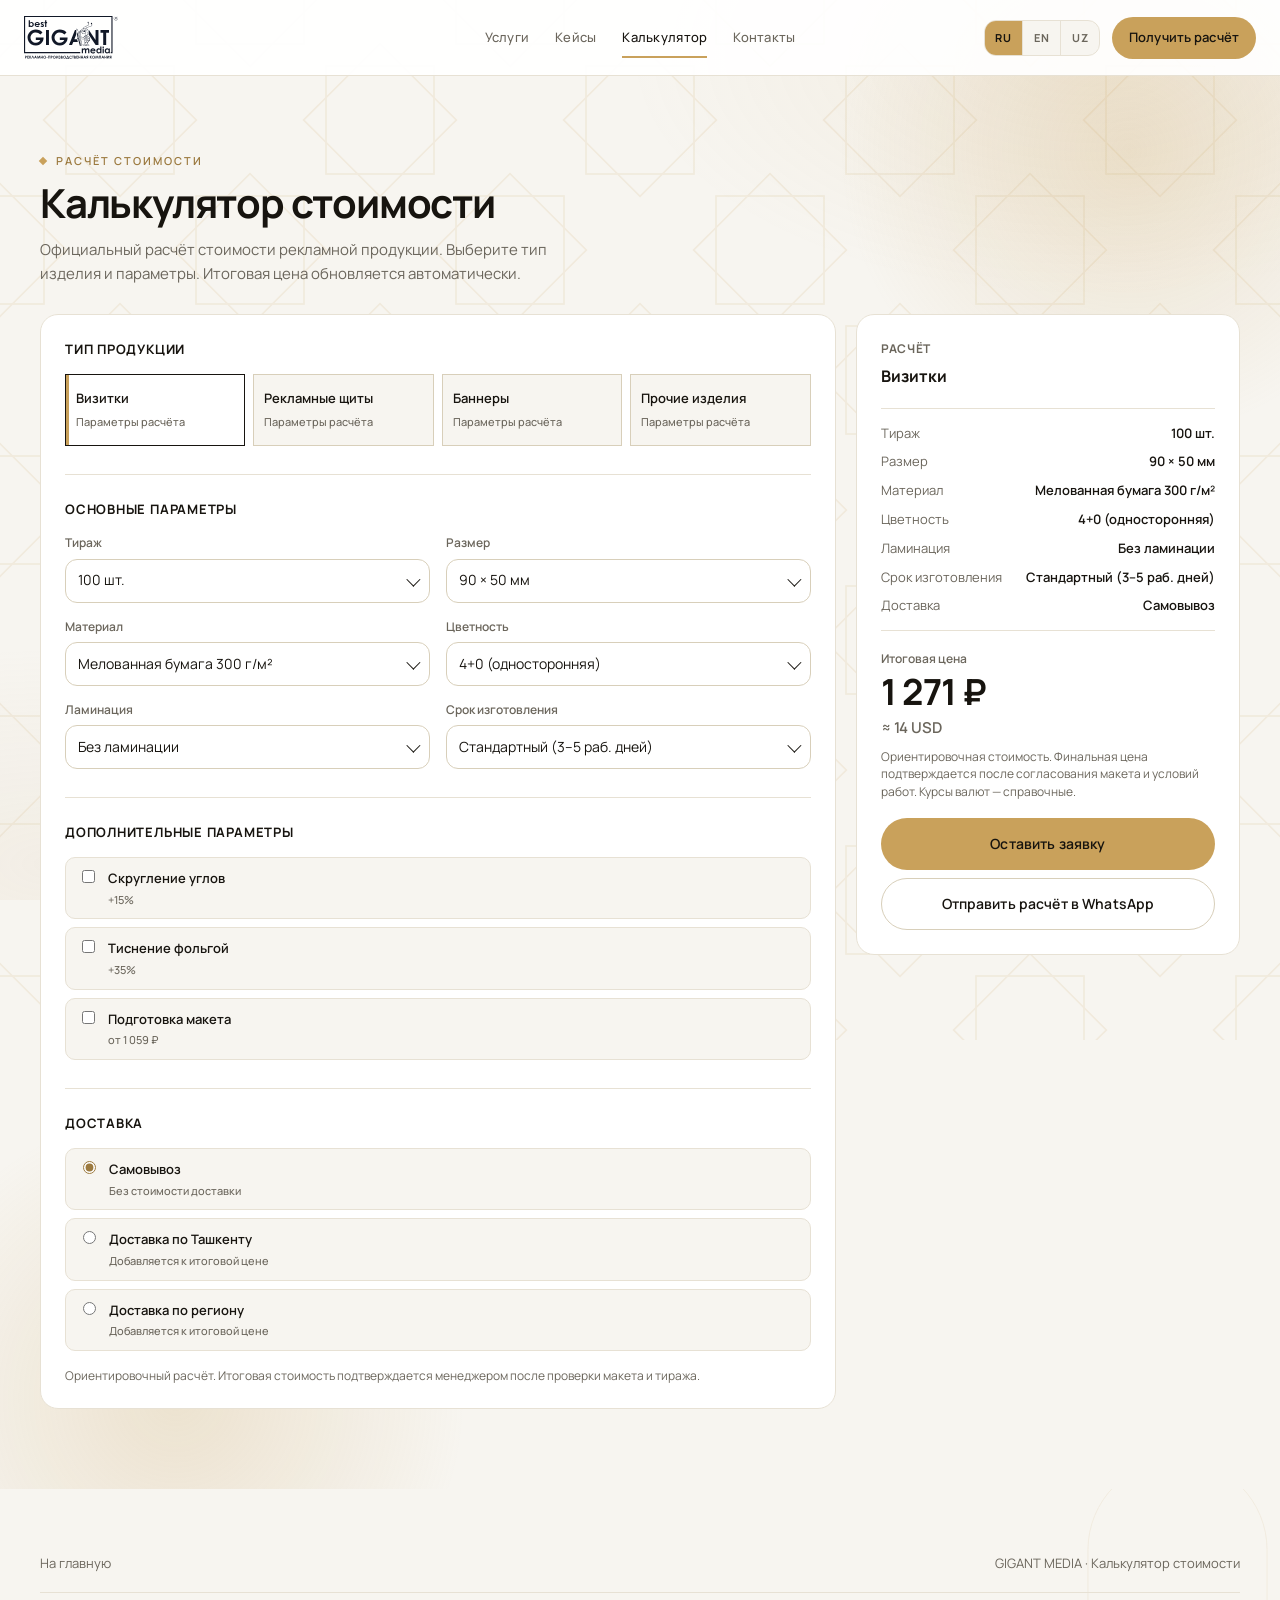
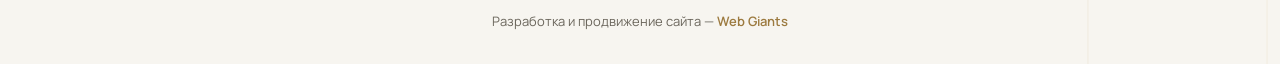
<file: calculator.html>
<!DOCTYPE html>
<html lang="ru">
<head>
  <meta charset="UTF-8" />
  <meta name="viewport" content="width=device-width, initial-scale=1.0" />
  <title>Калькулятор стоимости — GIGANT MEDIA</title>
  <meta name="description" content="Официальный калькулятор стоимости рекламной продукции GIGANT MEDIA: визитки, щиты, баннеры и прочие изделия." />
  <link rel="canonical" href="https://esquire0169.github.io/gigant-media/calculator.html" />
  <meta name="theme-color" content="#17130F" />
  <link rel="preconnect" href="https://fonts.googleapis.com" />
  <link rel="preconnect" href="https://fonts.gstatic.com" crossorigin />
  <link href="https://fonts.googleapis.com/css2?family=Manrope:wght@400;500;600;700&display=swap" rel="stylesheet" />
  <link rel="stylesheet" href="css/tokens.css?v=gold10" />
  <link rel="stylesheet" href="css/base.css?v=gold10" />
  <link rel="stylesheet" href="css/components.css?v=gold10" />
  <link rel="stylesheet" href="css/pages.css?v=gold10" />
  <link rel="stylesheet" href="css/strict.css?v=gold10" />
  <link rel="stylesheet" href="css/calculator.css?v=gold10" />
</head>
<body class="no-topbar" data-page="calculator">
  <a class="skip-link" href="#calculator" data-i18n="calc.skip">К калькулятору</a>

  <header class="site-header is-scrolled">
    <div class="container container--wide site-header__inner">
      <a class="logo" href="index.html" aria-label="GIGANT MEDIA">
        <img class="logo__img" src="assets/brand/logo-dark.svg?v=2" alt="best GIGANT media" width="200" height="52" />
      </a>
      <nav class="nav" data-i18n-aria="nav.menu">
        <a href="index.html#services" data-i18n="nav.services">Услуги</a>
        <a href="index.html#cases" data-i18n="nav.cases">Кейсы</a>
        <a class="is-active" href="calculator.html" data-i18n="nav.calc">Калькулятор</a>
        <a href="index.html#contacts" data-i18n="nav.contacts">Контакты</a>
      </nav>
      <div class="header-actions">
        <div class="lang-switch" role="group" data-i18n-aria="lang.label">
          <button type="button" class="lang-switch__btn" data-lang-option="ru" aria-pressed="true">RU</button>
          <button type="button" class="lang-switch__btn" data-lang-option="en" aria-pressed="false">EN</button>
          <button type="button" class="lang-switch__btn" data-lang-option="uz" aria-pressed="false">UZ</button>
        </div>
        <div class="header-cta">
          <a class="btn btn--primary" href="index.html#contacts" data-i18n="nav.cta">Получить расчёт</a>
        </div>
        <button class="menu-toggle" type="button" data-i18n-aria="nav.open" aria-expanded="false">
          <span></span><span></span><span></span>
        </button>
      </div>
    </div>
  </header>

  <main>
    <section class="calc-page" id="calculator">
      <div class="container">
        <div class="calc-page__head">
          <p class="eyebrow" data-i18n="calc.eyebrow">Расчёт стоимости</p>
          <h1 class="h1" data-i18n="calc.title">Калькулятор стоимости</h1>
          <p class="lead" data-i18n="calc.lead">Официальный расчёт стоимости рекламной продукции. Выберите тип изделия и параметры. Итоговая цена обновляется автоматически.</p>
        </div>

        <div class="calc-layout" data-calculator>
          <div class="calc-panel">
            <div class="calc-section">
              <p class="calc-section__title" data-calc-section-type>Тип продукции</p>
              <div class="calc-types" data-calc-types></div>
            </div>

            <div class="calc-section">
              <p class="calc-section__title" data-calc-section-main>Основные параметры</p>
              <div class="calc-fields" data-calc-fields></div>
            </div>

            <div class="calc-section" data-calc-extras></div>
            <div class="calc-section" data-calc-install></div>
            <div class="calc-section" data-calc-delivery></div>

            <p class="calc-note" data-calc-note></p>
          </div>

          <aside class="calc-summary" aria-live="polite">
            <p class="calc-summary__label" data-calc-summary-label>Расчёт</p>
            <p class="calc-summary__product" data-calc-product>Визитки</p>
            <ul class="calc-summary__list" data-calc-list></ul>
            <p class="calc-summary__total-label" data-calc-total-label>Итоговая цена</p>
            <p class="calc-summary__total" data-calc-total>0 ₽</p>
            <p class="calc-summary__total-alt" data-calc-total-alt></p>
            <p class="calc-summary__hint" data-calc-hint>Ориентировочная стоимость. Финальная цена подтверждается после согласования макета и условий работ. Курсы валют — справочные.</p>
            <button class="btn btn--primary" type="button" data-calc-open-request>Оставить заявку</button>
            <a class="btn btn--secondary" href="https://wa.me/998908056692" target="_blank" rel="noopener" data-calc-wa>Отправить расчёт в WhatsApp</a>

            <div class="calc-request" data-calc-request>
              <form data-calc-form novalidate>
                <div class="field">
                  <label for="calc-name">Имя</label>
                  <input id="calc-name" name="name" type="text" autocomplete="name" required />
                </div>
                <div class="field">
                  <label for="calc-phone">Телефон</label>
                  <input id="calc-phone" name="phone" type="tel" autocomplete="tel" inputmode="tel" required />
                </div>
                <div class="field">
                  <label for="calc-comment">Комментарий</label>
                  <textarea id="calc-comment" name="comment" placeholder="Адрес объекта, сроки, дополнительные требования"></textarea>
                </div>
                <button class="btn btn--primary" type="submit">Оставить заявку</button>
                <p class="calc-request__status" data-calc-status></p>
              </form>
            </div>
          </aside>
        </div>
      </div>
    </section>
  </main>

  <footer class="site-footer">
    <div class="container footer-bottom" style="border:0;padding-top:0;">
      <a href="index.html" data-i18n="calc.home">На главную</a>
      <span data-i18n="calc.footer">GIGANT MEDIA · Калькулятор стоимости</span>
    </div>
    <div class="container footer-dev">
      <p data-i18n-html="footer.dev">Разработка и продвижение сайта — <a href="https://t.me/webgiants" target="_blank" rel="noopener noreferrer">Web Giants</a></p>
    </div>
  </footer>

  <script src="js/content.js?v=gold10"></script>
  <script src="js/i18n.js?v=gold10"></script>
  <script src="js/main.js?v=gold10"></script>
  <script src="js/calculator.js?v=gold10"></script>
</body>
</html>
</file>
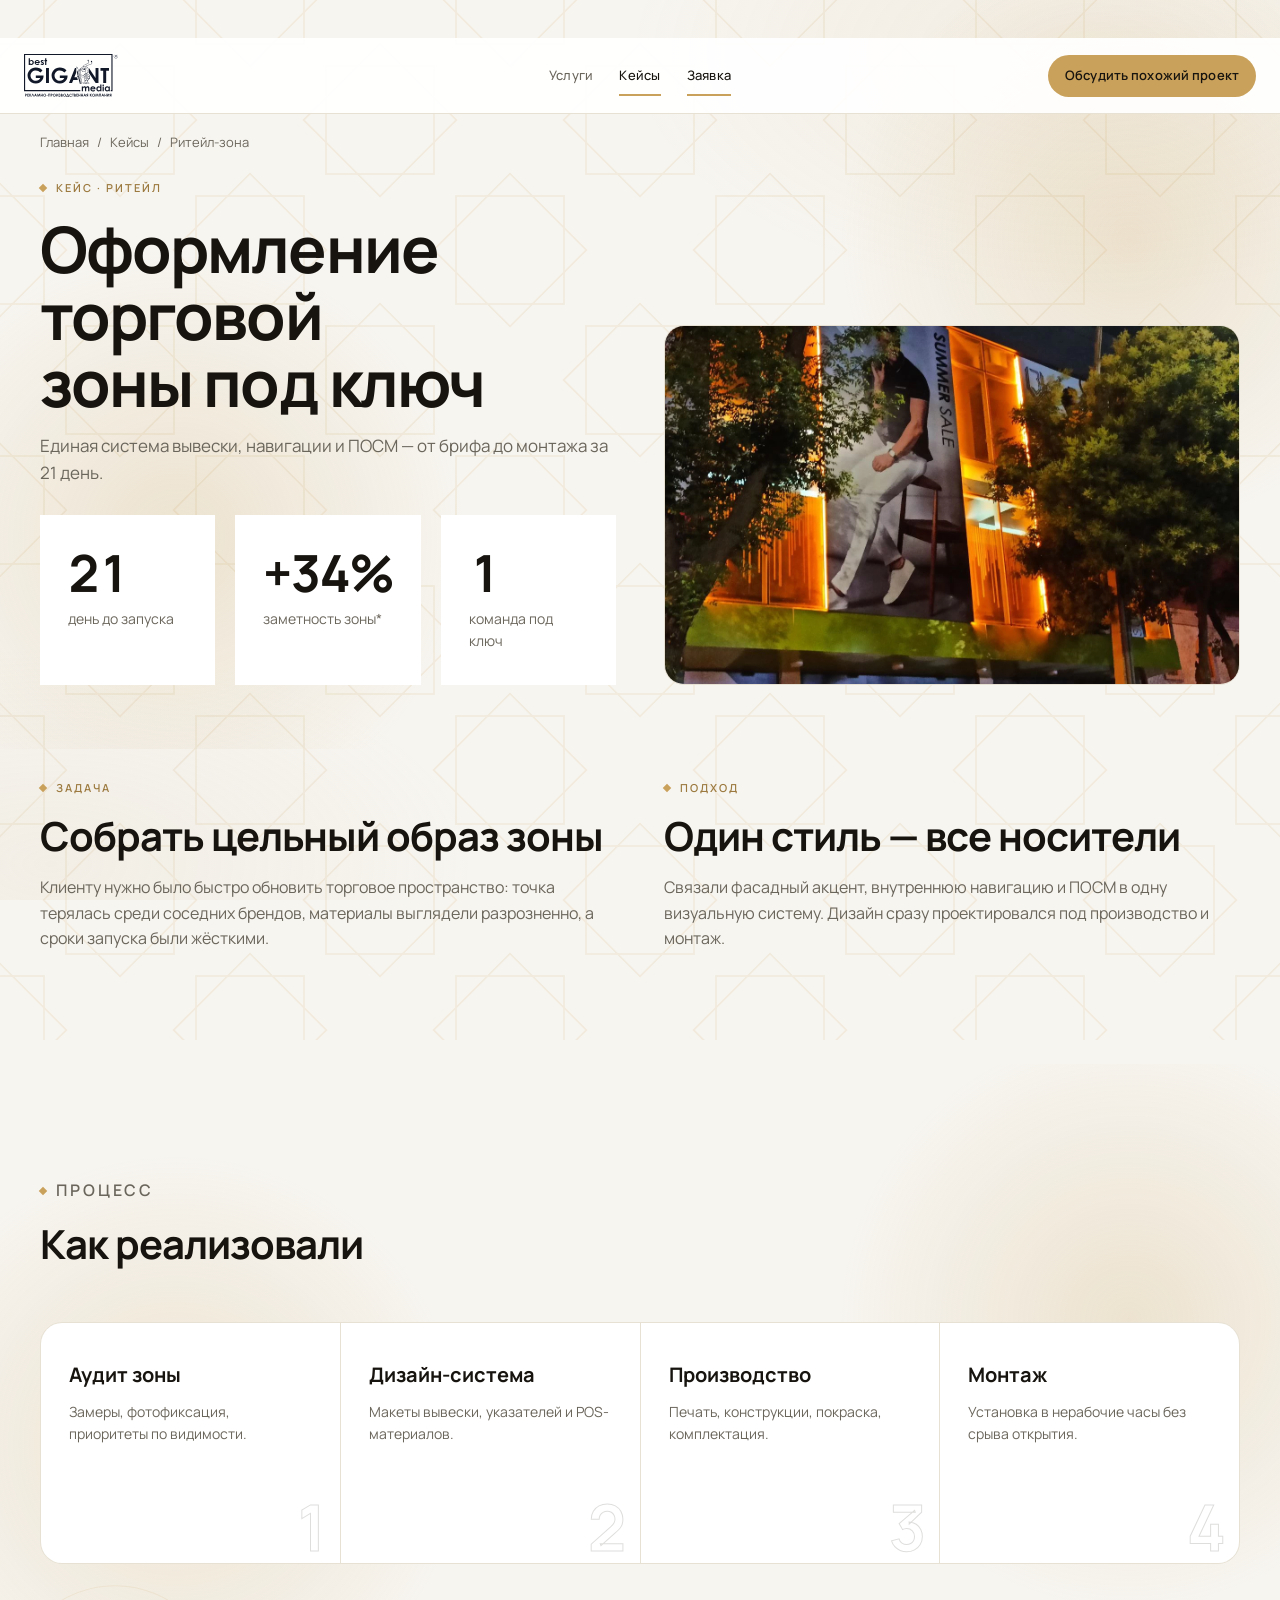
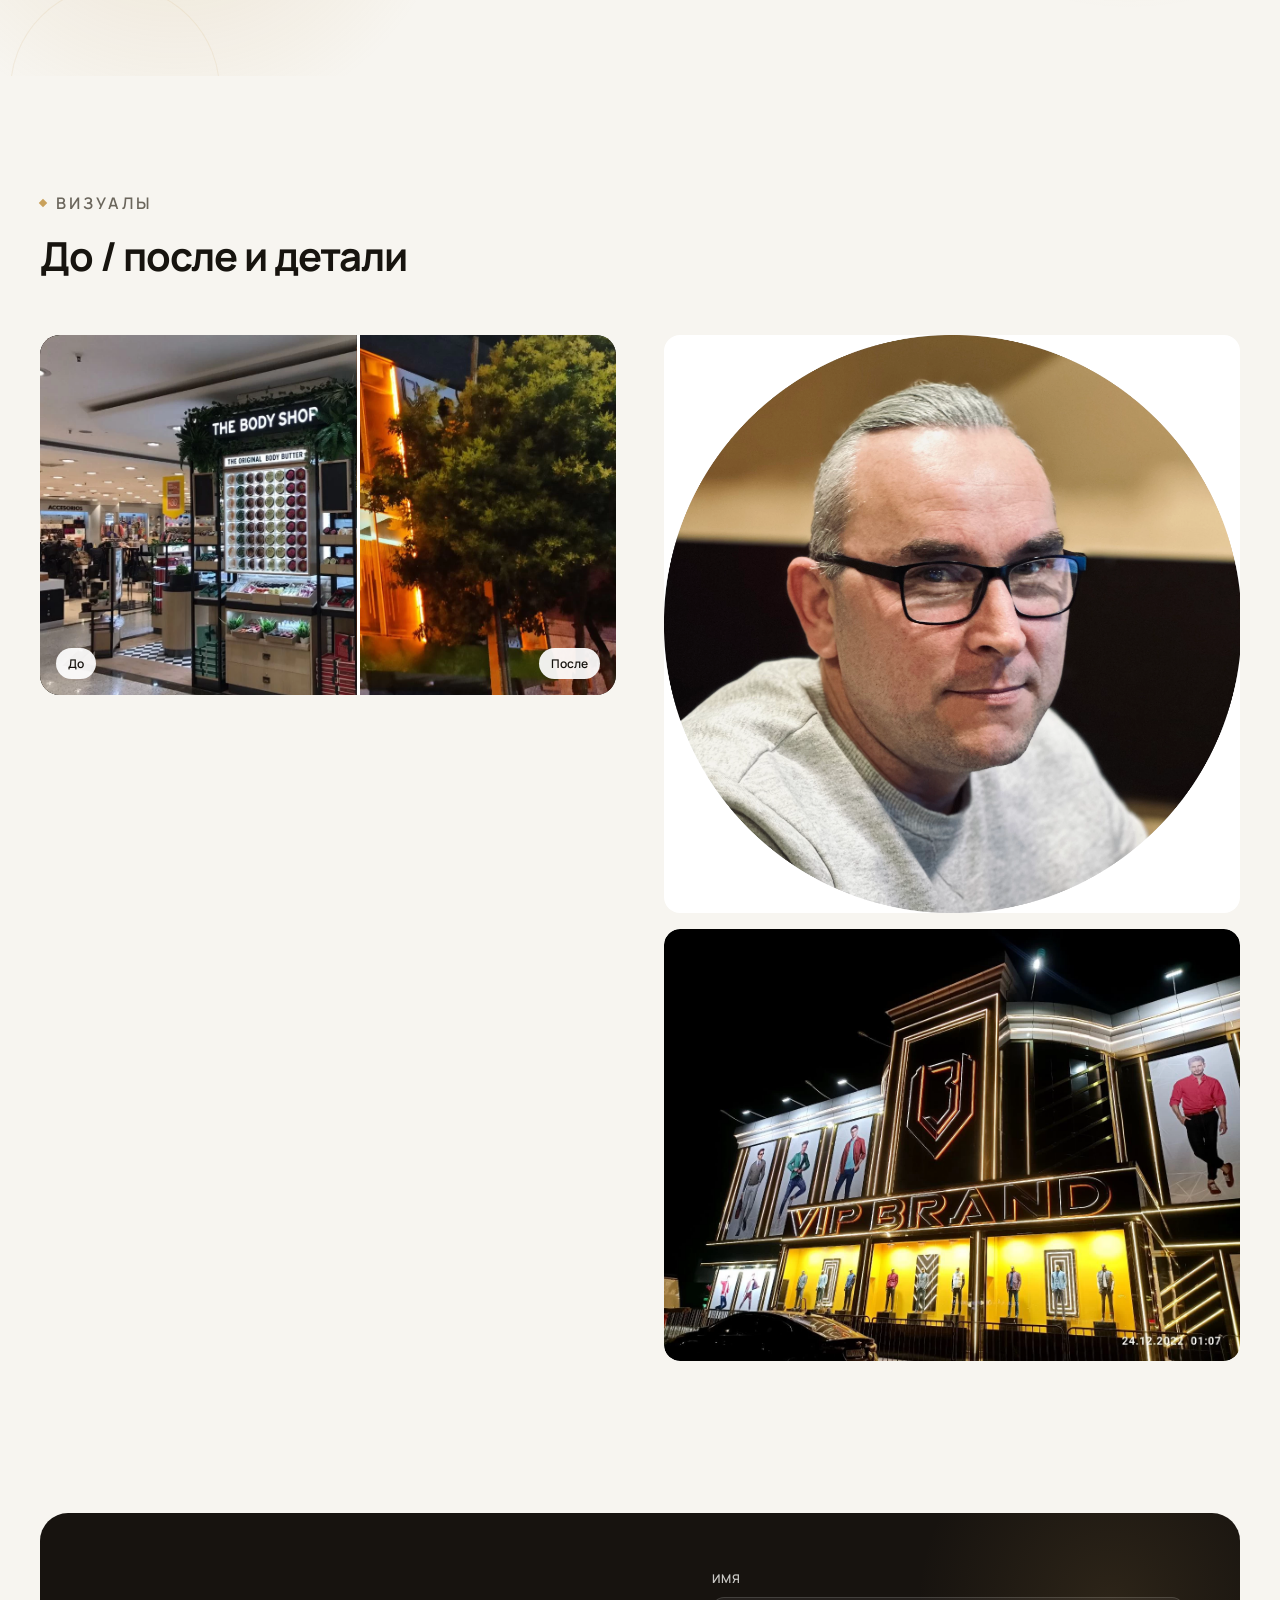
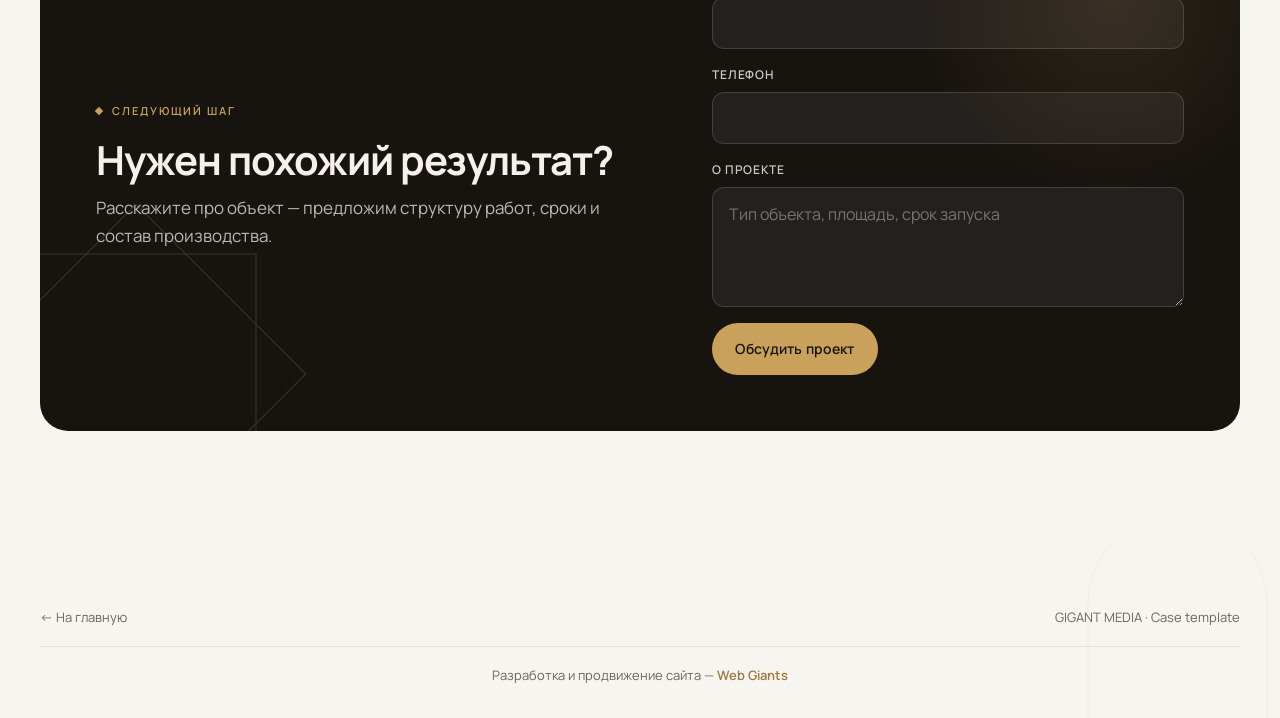
<file: cases/retail-zone.html>
<!DOCTYPE html>
<html lang="ru">
<head>
  <meta charset="UTF-8" />
  <meta name="viewport" content="width=device-width, initial-scale=1.0" />
  <title>Кейс: оформление торговой зоны — GIGANT MEDIA</title>
  <meta name="description" content="Кейс GIGANT MEDIA: задача, решение, процесс и результат оформления ритейл-зоны. Вывеска, навигация, ПОСМ и бренд-элементы." />
  <link rel="preconnect" href="https://fonts.googleapis.com" />
  <link rel="preconnect" href="https://fonts.gstatic.com" crossorigin />
  <link href="https://fonts.googleapis.com/css2?family=Manrope:wght@400;500;600;700&display=swap" rel="stylesheet" />
  <link rel="stylesheet" href="../css/tokens.css?v=gold10" />
  <link rel="stylesheet" href="../css/base.css?v=gold10" />
  <link rel="stylesheet" href="../css/components.css?v=gold10" />
  <link rel="stylesheet" href="../css/pages.css?v=gold10" />
  <link rel="stylesheet" href="../css/strict.css?v=gold10" />
</head>
<body>
  <header class="site-header is-scrolled">
    <div class="container container--wide site-header__inner">
      <a class="logo" href="../index.html" aria-label="GIGANT MEDIA — best GIGANT media">
        <img class="logo__img" src="../assets/brand/logo-dark.svg?v=2" alt="best GIGANT media" width="200" height="52" />
      </a>
      <nav class="nav" aria-label="Основное меню">
        <a href="../index.html#services">Услуги</a>
        <a class="is-active" href="../index.html#cases">Кейсы</a>
        <a href="#cta">Заявка</a>
      </nav>
      <div class="header-cta">
        <a class="btn btn--primary" href="#cta">Обсудить похожий проект</a>
      </div>
      <button class="menu-toggle" type="button" aria-label="Открыть меню" aria-expanded="false">
        <span></span><span></span><span></span>
      </button>
    </div>
  </header>

  <main>
    <section class="page-hero">
      <div class="container">
        <nav class="breadcrumb reveal" aria-label="Хлебные крошки">
          <a href="../index.html">Главная</a>
          <span>/</span>
          <a href="../index.html#cases">Кейсы</a>
          <span>/</span>
          <span>Ритейл-зона</span>
        </nav>
        <div class="page-hero__grid" style="margin-top:12px;">
          <div class="reveal">
            <p class="eyebrow">Кейс · Ритейл</p>
            <h1 class="h1">Оформление торговой зоны под ключ</h1>
            <p class="lead">Единая система вывески, навигации и ПОСМ — от брифа до монтажа за 21 день.</p>
            <div class="result-band" style="margin-top:28px;">
              <div class="number-card">
                <div class="number-card__value"><span data-count="21">0</span></div>
                <p>день до запуска</p>
              </div>
              <div class="number-card">
                <div class="number-card__value">+<span data-count="34">0</span>%</div>
                <p>заметность зоны*</p>
              </div>
              <div class="number-card">
                <div class="number-card__value"><span data-count="1">0</span></div>
                <p>команда под ключ</p>
              </div>
            </div>
          </div>
          <div class="reveal">
            <div class="case-hero-media">
              <img src="../assets/images/case-1.webp" alt="Итог оформления торговой зоны" />
            </div>
          </div>
        </div>
      </div>
    </section>

    <section class="section" style="padding-top:24px;">
      <div class="container split-2">
        <article class="reveal">
          <p class="eyebrow">Задача</p>
          <h2 class="h2">Собрать цельный образ зоны</h2>
          <p class="text-muted" style="margin-top:16px;">
            Клиенту нужно было быстро обновить торговое пространство: точка терялась среди соседних брендов,
            материалы выглядели разрозненно, а сроки запуска были жёсткими.
          </p>
        </article>
        <article class="reveal">
          <p class="eyebrow">Подход</p>
          <h2 class="h2">Один стиль — все носители</h2>
          <p class="text-muted" style="margin-top:16px;">
            Связали фасадный акцент, внутреннюю навигацию и ПОСМ в одну визуальную систему.
            Дизайн сразу проектировался под производство и монтаж.
          </p>
        </article>
      </div>
    </section>

    <section class="section process">
      <div class="container">
        <div class="section-head reveal">
          <p class="eyebrow">Процесс</p>
          <h2 class="h2">Как реализовали</h2>
        </div>
        <div class="process-track reveal-stagger">
          <article class="process-step reveal"><div class="process-step__num">1</div><h3>Аудит зоны</h3><p>Замеры, фотофиксация, приоритеты по видимости.</p></article>
          <article class="process-step reveal"><div class="process-step__num">2</div><h3>Дизайн-система</h3><p>Макеты вывески, указателей и POS-материалов.</p></article>
          <article class="process-step reveal"><div class="process-step__num">3</div><h3>Производство</h3><p>Печать, конструкции, покраска, комплектация.</p></article>
          <article class="process-step reveal"><div class="process-step__num">4</div><h3>Монтаж</h3><p>Установка в нерабочие часы без срыва открытия.</p></article>
        </div>
      </div>
    </section>

    <section class="section">
      <div class="container">
        <div class="section-head reveal">
          <p class="eyebrow">Визуалы</p>
          <h2 class="h2">До / после и детали</h2>
        </div>
        <div class="split-2">
          <div class="before-after reveal" aria-label="Сравнение до и после">
            <div class="before-after__after">
              <img src="../assets/images/case-1.webp" alt="После" />
              <span class="before-after__label before-after__label--after">После</span>
            </div>
            <div class="before-after__before">
              <img src="../assets/images/case-2.webp" alt="До" />
              <span class="before-after__label before-after__label--before">До</span>
            </div>
            <div class="before-after__handle" aria-hidden="true"></div>
          </div>
          <div class="gallery__side reveal" style="display:grid;gap:16px;">
            <div style="border-radius:28px;overflow:hidden;min-height:200px;">
              <img src="../assets/images/prod-1.webp" alt="Производственный этап" style="width:100%;height:100%;object-fit:cover;" />
            </div>
            <div style="border-radius:28px;overflow:hidden;min-height:200px;">
              <img src="../assets/images/case-3.webp" alt="Детали оформления" style="width:100%;height:100%;object-fit:cover;" />
            </div>
          </div>
        </div>
        <p class="text-muted reveal" style="margin-top:20px;font-size:13px;">* Показатель заметности — ориентир по внутренней оценке клиента после запуска зоны.</p>
      </div>
    </section>

    <section class="section" style="padding-top:0;" id="cta">
      <div class="container">
        <div class="cta-band reveal">
          <div>
            <p class="eyebrow" style="color:var(--color-primary);">Следующий шаг</p>
            <h2 class="h2">Нужен похожий результат?</h2>
            <p class="lead">Расскажите про объект — предложим структуру работ, сроки и состав производства.</p>
          </div>
          <form data-lead-form>
            <div class="field"><label for="name">Имя</label><input id="name" required /></div>
            <div class="field"><label for="phone">Телефон</label><input id="phone" type="tel" required /></div>
            <div class="field"><label for="msg">О проекте</label><textarea id="msg" placeholder="Тип объекта, площадь, срок запуска"></textarea></div>
            <button class="btn btn--primary" type="submit">Обсудить проект</button>
          </form>
        </div>
      </div>
    </section>
  </main>

  <footer class="site-footer">
    <div class="container footer-bottom" style="border:0;padding-top:0;">
      <a href="../index.html">← На главную</a>
      <span>GIGANT MEDIA · Case template</span>
    </div>
    <div class="container footer-dev">
      <p data-i18n-html="footer.dev">Разработка и продвижение сайта — <a href="https://t.me/webgiants" target="_blank" rel="noopener noreferrer">Web Giants</a></p>
    </div>
  </footer>
  <script src="../js/main.js?v=gold10"></script>
</body>
</html>
</file>
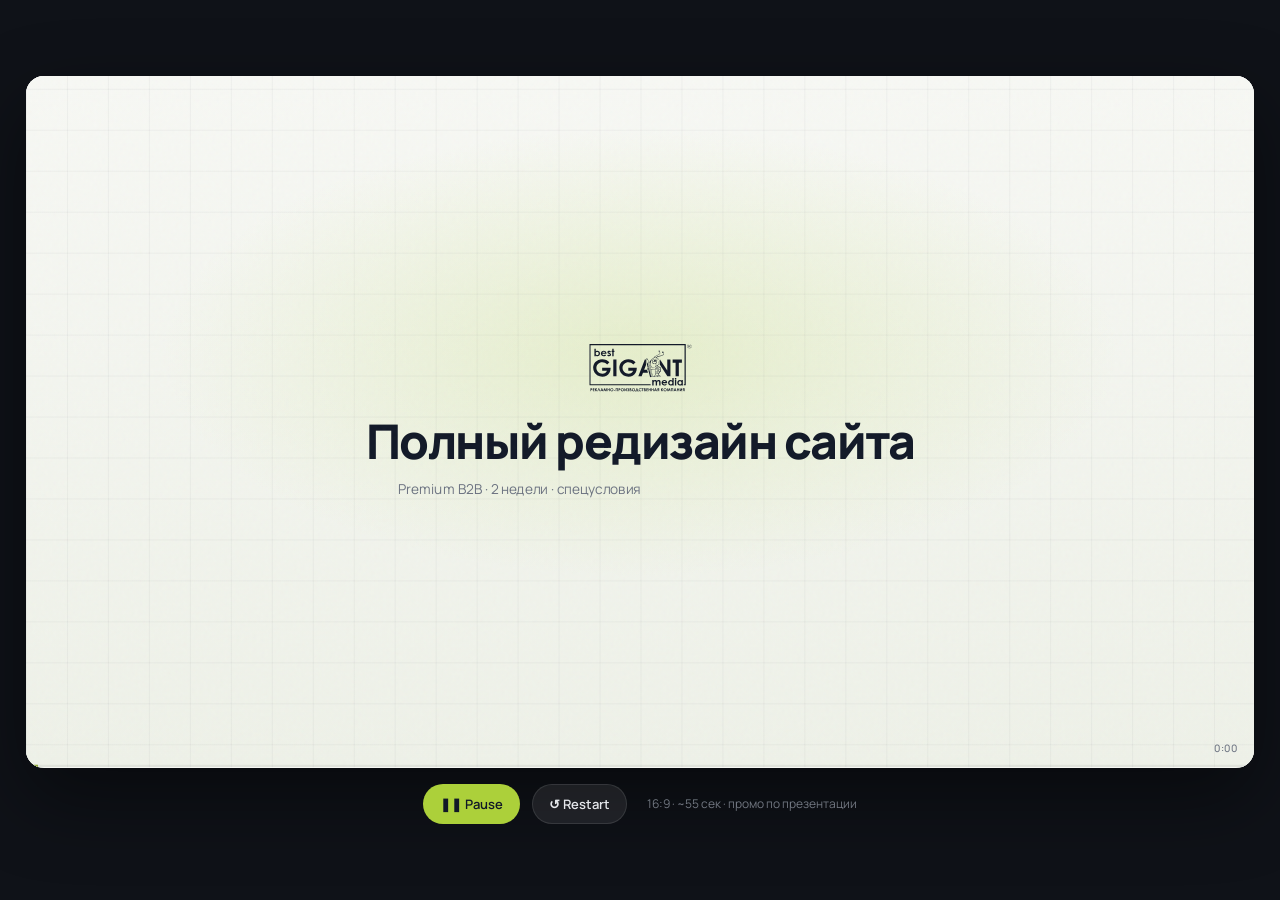
<file: promo/kp-promo.html>
<!DOCTYPE html>
<html lang="ru">
<head>
  <meta charset="UTF-8" />
  <meta name="viewport" content="width=device-width, initial-scale=1.0" />
  <title>GIGANT MEDIA — Promo презентация редизайна</title>
  <link rel="preconnect" href="https://fonts.googleapis.com" />
  <link rel="preconnect" href="https://fonts.gstatic.com" crossorigin />
  <link href="https://fonts.googleapis.com/css2?family=Manrope:wght@400;500;600;700;800&display=swap" rel="stylesheet" />
  <link rel="stylesheet" href="kp-promo.css" />
</head>
<body>
  <div class="app">
    <div class="stage-wrap">
      <div class="stage" id="stage">
        <div class="grain" aria-hidden="true"></div>

        <!-- 1 Title -->
        <section class="scene scene-1" data-scene="0">
          <div class="bg-pattern"></div>
          <div class="title-card">
            <img class="brand-logo" src="../assets/brand/logo-dark.svg" alt="GIGANT MEDIA" />
            <h1>Полный редизайн сайта</h1>
            <p class="sub">Premium B2B · 2 недели · спецусловия</p>
          </div>
        </section>

        <!-- 2 Problem → Solution -->
        <section class="scene scene-2" data-scene="1">
          <div class="copy">
            <p class="kicker">01 / Концепция</p>
            <h2>От устаревшего сайта<br />к продающему инструменту</h2>
            <p class="sub">Светлый premium industrial · акцент #ACD03A</p>
          </div>
          <div class="compare">
            <div class="compare-card old">
              <span>Было</span>
              <strong>Тёмный · шумный · слабо продаёт</strong>
            </div>
            <div class="compare-card neu">
              <span>Стало</span>
              <strong>Воздух · доверие · путь к заявке</strong>
            </div>
          </div>
        </section>

        <!-- 3 Hero mock -->
        <section class="scene scene-3" data-scene="2">
          <div class="copy left">
            <p class="kicker">02 / Hero</p>
            <h2>Первый экран продаёт<br />за 5 секунд</h2>
            <p class="sub">УТП · 2 CTA · фото производства</p>
          </div>
          <div class="shot">
            <img src="../assets/images/hero.webp" alt="Hero" />
            <div class="shot-caption">Hero-блок</div>
          </div>
        </section>

        <!-- 4 About + geo -->
        <section class="scene scene-4" data-scene="3">
          <div class="copy left">
            <p class="kicker">03 / О компании</p>
            <h2>15+ лет · полный цикл<br />филиалы по Узбекистану</h2>
            <p class="sub">Масштаб, который раньше не работал на сайте</p>
          </div>
          <div class="shot stack">
            <img src="../assets/images/about-1.webp" alt="О компании" />
            <img src="../assets/images/about-2.webp" alt="Производство" />
          </div>
        </section>

        <!-- 5 Services -->
        <section class="scene scene-5" data-scene="4">
          <div class="copy top">
            <p class="kicker">04 / Услуги</p>
            <h2>13 направлений полного цикла</h2>
            <p class="sub">Реальные фото · отдельные лендинги</p>
          </div>
          <div class="mosaic">
            <img src="../assets/images/service-1.webp" alt="" />
            <img src="../assets/images/service-2.webp" alt="" />
            <img src="../assets/images/service-3.webp" alt="" />
            <img src="../assets/images/service-4.webp" alt="" />
            <img src="../assets/images/prod-1.webp" alt="" />
            <img src="../assets/images/prod-2.webp" alt="" />
          </div>
        </section>

        <!-- 6 Cases -->
        <section class="scene scene-6" data-scene="5">
          <div class="copy left">
            <p class="kicker">05 / Кейсы</p>
            <h2>Результаты вместо<br />сухого каталога</h2>
            <p class="sub">Задача · решение · фото · эффект</p>
          </div>
          <div class="shot trio">
            <img src="../assets/images/case-1.webp" alt="" />
            <img src="../assets/images/case-2.webp" alt="" />
            <img src="../assets/images/case-3.webp" alt="" />
          </div>
        </section>

        <!-- 7 Trust -->
        <section class="scene scene-7" data-scene="6">
          <div class="copy left">
            <p class="kicker">06 / Доверие</p>
            <h2>Клиенты · команда<br />цифры · процесс</h2>
            <p class="sub">Социальное доказательство на каждом экране</p>
          </div>
          <div class="shot trio team">
            <img src="../assets/images/team-1.webp" alt="" />
            <img src="../assets/images/team-2.webp" alt="" />
            <img src="../assets/images/prod-2.webp" alt="" />
          </div>
        </section>

        <!-- 8 Offer -->
        <section class="scene scene-8" data-scene="7">
          <div class="offer">
            <p class="kicker">07 / Предложение</p>
            <h2>Полный пакет редизайна</h2>
            <div class="price-row">
              <div class="price old">
                <span>Рынок</span>
                <strong>6 000 USD</strong>
              </div>
              <div class="price neu">
                <span>Спецусловия</span>
                <strong>3 000 USD</strong>
              </div>
              <div class="price time">
                <span>Срок</span>
                <strong>2 недели</strong>
              </div>
            </div>
            <p class="sub center">UI kit · главная · шаблоны · motion · адаптив · запуск</p>
          </div>
        </section>

        <!-- 9 Closing -->
        <section class="scene scene-9" data-scene="8">
          <div class="close">
            <img class="brand-logo large" src="../assets/brand/logo-dark.svg" alt="GIGANT MEDIA" />
            <h2>Сайт, который продаёт</h2>
            <p class="sub">Современный · понятный · запоминающийся</p>
            <div class="cta-pill">Старт за 2 недели · 3 000 USD</div>
          </div>
        </section>

        <div class="progress"><div class="progress-fill" id="progressFill"></div></div>
        <div class="timecode" id="timecode">0:00</div>
      </div>
    </div>
    <div class="controls">
      <button id="playBtn" class="ctrl primary">▶ Play</button>
      <button id="restartBtn" class="ctrl">↺ Restart</button>
      <span class="hint">16:9 · ~55 сек · промо по презентации</span>
    </div>
  </div>
  <script src="kp-promo.js"></script>
</body>
</html>
</file>
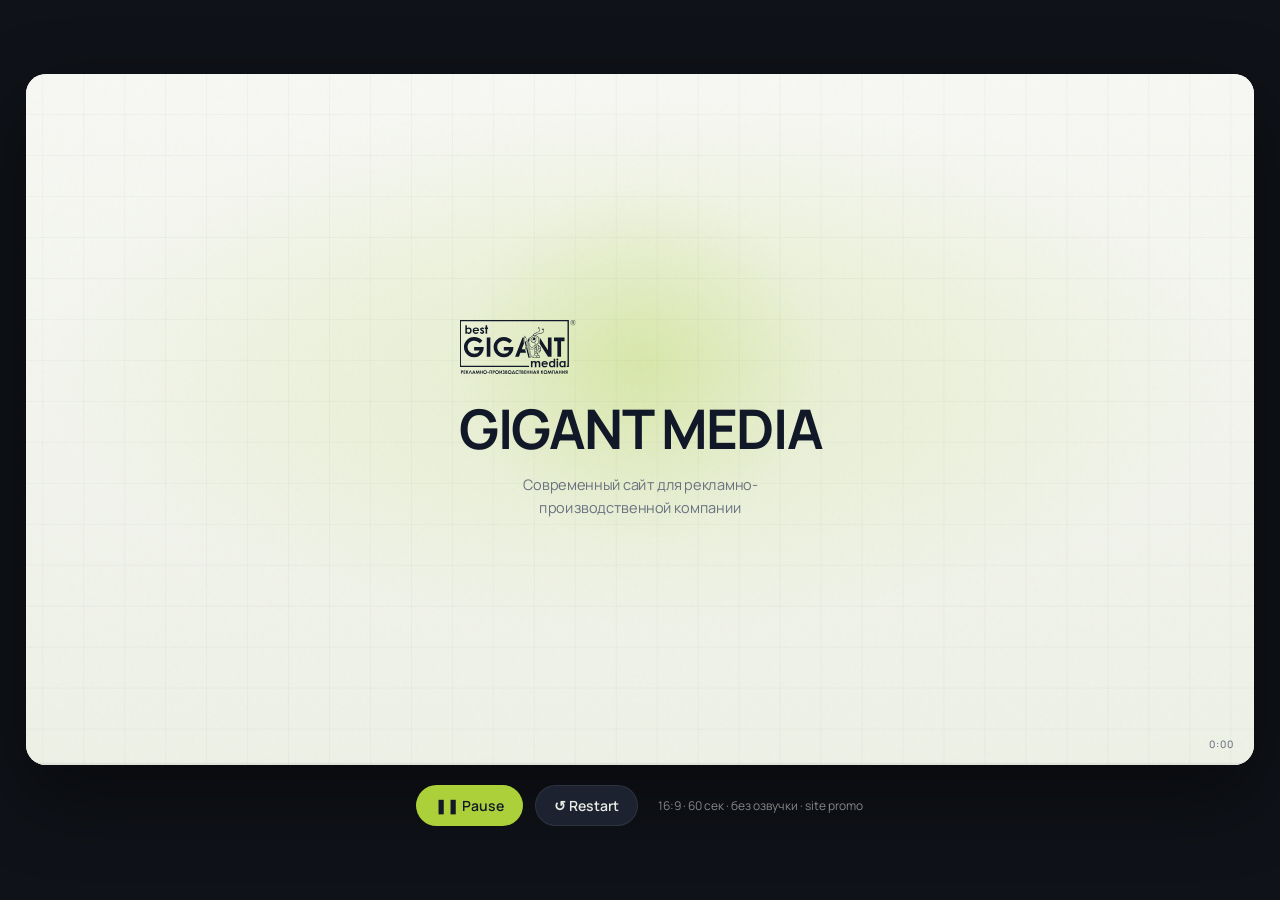
<file: promo/site-promo.html>
<!DOCTYPE html>
<html lang="ru">
<head>
  <meta charset="UTF-8" />
  <meta name="viewport" content="width=device-width, initial-scale=1.0" />
  <title>GIGANT MEDIA — Site Promo</title>
  <link rel="preconnect" href="https://fonts.googleapis.com" />
  <link rel="preconnect" href="https://fonts.gstatic.com" crossorigin />
  <link href="https://fonts.googleapis.com/css2?family=Manrope:wght@400;500;600;700;800&display=swap" rel="stylesheet" />
  <link rel="stylesheet" href="site-promo.css" />
</head>
<body>
  <div class="app">
    <div class="stage-wrap">
      <div class="stage" id="stage">
        <div class="grain" aria-hidden="true"></div>

        <!-- 0:00–0:05 Title -->
        <section class="scene scene-1" data-scene="0">
          <div class="bg-pattern" aria-hidden="true"></div>
          <div class="bg-glow" aria-hidden="true"></div>
          <div class="title-card">
            <img class="brand-logo" src="../assets/brand/logo-dark.svg" alt="GIGANT MEDIA" width="280" height="72" />
            <h1 class="display">GIGANT MEDIA</h1>
            <p class="sub center">Современный сайт для рекламно-производственной компании</p>
          </div>
        </section>

        <!-- 0:05–0:10 One-screen overview -->
        <section class="scene scene-2" data-scene="1">
          <div class="scene-copy left">
            <p class="kicker">Сайт</p>
            <h2>Всё о компании — в одном экране</h2>
            <p class="sub">Услуги, кейсы, команда, контакты</p>
          </div>
          <div class="ui-overview">
            <div class="ui-block stagger b-hero">
              <img src="../assets/images/hero.webp" alt="" />
              <span>Hero</span>
            </div>
            <div class="ui-block stagger b-svc">
              <img src="../assets/services/01-signs.webp" alt="" />
              <span>Услуги</span>
            </div>
            <div class="ui-block stagger b-case">
              <img src="../assets/images/case-1.webp" alt="" />
              <span>Кейсы</span>
            </div>
            <div class="ui-block stagger b-team">
              <img src="../assets/images/team-1.webp" alt="" />
              <span>Команда</span>
            </div>
            <div class="ui-block stagger b-cta">
              <strong>Контакты</strong>
              <em>Оставить заявку</em>
            </div>
          </div>
        </section>

        <!-- 0:10–0:15 Services -->
        <section class="scene scene-3" data-scene="2">
          <div class="scene-copy top">
            <p class="kicker">Услуги</p>
            <h2>Услуги с понятной структурой</h2>
            <p class="sub">Каждое направление раскрыто отдельно</p>
          </div>
          <div class="service-row">
            <article class="svc-card stagger hover-target">
              <div class="svc-media"><img src="../assets/services/01-signs.webp" alt="" /></div>
              <h4>Вывески</h4>
              <p>Фасады и свет</p>
            </article>
            <article class="svc-card stagger hover-target">
              <div class="svc-media"><img src="../assets/services/02-posm.webp" alt="" /></div>
              <h4>ПОСМ</h4>
              <p>Точка продаж</p>
            </article>
            <article class="svc-card stagger hover-target is-hot">
              <div class="svc-media"><img src="../assets/services/11-wide-format.webp" alt="" /></div>
              <h4>Широкоформат</h4>
              <p>Печать и зоны</p>
            </article>
            <article class="svc-card stagger hover-target">
              <div class="svc-media"><img src="../assets/services/13-exhibition.webp" alt="" /></div>
              <h4>Стенды</h4>
              <p>Выставки под ключ</p>
            </article>
          </div>
        </section>

        <!-- 0:15–0:20 Cases -->
        <section class="scene scene-4" data-scene="3">
          <div class="scene-copy left">
            <p class="kicker">Кейсы</p>
            <h2>Кейсы и реальные проекты</h2>
            <p class="sub">Фото, детали, результат</p>
          </div>
          <div class="case-grid">
            <article class="case-card main stagger">
              <img src="../assets/images/case-1.webp" alt="" />
              <div class="case-meta">
                <strong>Ритейл-зона</strong>
                <span>Задача → Решение → Результат</span>
              </div>
            </article>
            <article class="case-card side stagger">
              <img src="../assets/images/case-2.webp" alt="" />
              <div class="case-meta"><strong>Фасад</strong></div>
            </article>
            <article class="case-card side stagger">
              <img src="../assets/images/case-3.webp" alt="" />
              <div class="case-meta"><strong>Выставка</strong></div>
            </article>
          </div>
        </section>

        <!-- 0:20–0:25 Team -->
        <section class="scene scene-5" data-scene="4">
          <div class="scene-copy top">
            <p class="kicker">Команда</p>
            <h2>Команда и производство</h2>
            <p class="sub">Живые люди, реальный опыт, полный цикл</p>
          </div>
          <div class="team-row">
            <article class="team-card stagger">
              <div class="portrait"><img src="../assets/images/team-1.webp" alt="" /></div>
              <h4>Основатель</h4>
              <span>Стратегия и качество</span>
            </article>
            <article class="team-card stagger">
              <div class="portrait"><img src="../assets/images/team-2.webp" alt="" /></div>
              <h4>Дизайн</h4>
              <span>Макеты под производство</span>
            </article>
            <article class="team-card stagger">
              <div class="portrait"><img src="../assets/images/prod-1.webp" alt="" /></div>
              <h4>Производство</h4>
              <span>Свой цех 1500 м²</span>
            </article>
            <article class="team-card stagger">
              <div class="portrait"><img src="../assets/images/prod-2.webp" alt="" /></div>
              <h4>Монтаж</h4>
              <span>От брифа до объекта</span>
            </article>
          </div>
        </section>

        <!-- 0:25–0:31 Navigation -->
        <section class="scene scene-6" data-scene="5">
          <div class="scene-copy left">
            <p class="kicker">Навигация</p>
            <h2>Быстрая навигация</h2>
            <p class="sub">Пользователь сразу находит нужное</p>
          </div>
          <div class="nav-demo">
            <div class="mock-header">
              <img class="nav-logo" src="../assets/brand/logo-dark.svg" alt="" />
              <nav class="mock-nav">
                <a class="nav-link">Услуги</a>
                <a class="nav-link">Кейсы</a>
                <a class="nav-link">Команда</a>
                <a class="nav-link">Контакты</a>
              </nav>
              <button class="btn primary pulse">Оставить заявку</button>
            </div>
            <div class="scroll-demo">
              <div class="scroll-viewport">
                <div class="scroll-page">
                  <div class="scroll-strip s1" style="background-image:url('../assets/images/hero.webp')"></div>
                  <div class="scroll-strip s2" style="background-image:url('../assets/services/09-complex.webp')"></div>
                  <div class="scroll-strip s3" style="background-image:url('../assets/images/case-1.webp')"></div>
                </div>
              </div>
              <div class="scroll-hint">Scroll</div>
            </div>
          </div>
        </section>

        <!-- 0:31–0:37 Motion -->
        <section class="scene scene-7" data-scene="6">
          <div class="scene-copy left">
            <p class="kicker">Motion</p>
            <h2>Анимации делают сайт живым</h2>
            <p class="sub">Плавные переходы и premium motion</p>
          </div>
          <div class="motion-board">
            <div class="motion-card reveal-demo">
              <span>Reveal</span>
              <div class="m-block"></div>
            </div>
            <div class="motion-card lift-demo">
              <span>Hover lift</span>
              <div class="m-block lift"></div>
            </div>
            <div class="motion-card zoom-demo">
              <span>Image zoom</span>
              <div class="m-photo" style="background-image:url('../assets/images/about-1.webp')"></div>
            </div>
            <div class="motion-card ease-demo">
              <span>Easing</span>
              <svg viewBox="0 0 120 80" aria-hidden="true">
                <path d="M10 70 C40 70, 50 10, 110 10" />
              </svg>
            </div>
          </div>
        </section>

        <!-- 0:37–0:44 Trust -->
        <section class="scene scene-8" data-scene="7">
          <div class="scene-copy top center-copy">
            <p class="kicker">Доверие</p>
            <h2>Сайт вызывает доверие</h2>
            <p class="sub center">Структура, стиль, ясность, качество</p>
          </div>
          <div class="trust-row">
            <div class="trust-pill stagger">Структура</div>
            <div class="trust-pill stagger">Стиль</div>
            <div class="trust-pill stagger">Ясность</div>
            <div class="trust-pill stagger">Качество</div>
          </div>
          <div class="trust-visuals">
            <div class="trust-shot stagger" style="background-image:url('../assets/images/about-1.webp')"></div>
            <div class="trust-shot stagger" style="background-image:url('../assets/images/about-2.webp')"></div>
            <div class="trust-shot stagger" style="background-image:url('../assets/images/prod-1.webp')"></div>
          </div>
        </section>

        <!-- 0:44–0:55 Closing sell -->
        <section class="scene scene-9" data-scene="8">
          <div class="bg-pattern soft" aria-hidden="true"></div>
          <div class="close-sell">
            <img class="brand-logo mid" src="../assets/brand/logo-dark.svg" alt="GIGANT MEDIA" />
            <h2>GIGANT MEDIA — сайт, который продаёт</h2>
            <p class="sub center">Современный, понятный, запоминающийся</p>
            <div class="sell-mosaic">
              <div class="mosaic-tile" style="background-image:url('../assets/images/hero.webp')"></div>
              <div class="mosaic-tile" style="background-image:url('../assets/services/01-signs.webp')"></div>
              <div class="mosaic-tile" style="background-image:url('../assets/images/case-1.webp')"></div>
              <div class="mosaic-tile" style="background-image:url('../assets/images/team-1.webp')"></div>
            </div>
          </div>
        </section>

        <!-- 0:55–0:60 CTA / loop close -->
        <section class="scene scene-10" data-scene="9">
          <div class="bg-pattern" aria-hidden="true"></div>
          <div class="bg-glow" aria-hidden="true"></div>
          <div class="cta-card">
            <img class="brand-logo" src="../assets/brand/logo-dark.svg" alt="GIGANT MEDIA" width="240" height="62" />
            <h2>Оставьте заявку</h2>
            <p class="sub center">Мы сделаем ваш проект под ключ</p>
            <button class="btn primary large pulse">Рассчитать проект</button>
          </div>
        </section>

        <div class="progress">
          <div class="progress-fill" id="progressFill"></div>
        </div>
        <div class="timecode" id="timecode">0:00</div>
      </div>
    </div>

    <div class="controls">
      <button id="playBtn" class="ctrl primary">▶ Play</button>
      <button id="restartBtn" class="ctrl">↺ Restart</button>
      <span class="hint">16:9 · 60 сек · без озвучки · site promo</span>
    </div>
  </div>

  <script src="site-promo.js"></script>
</body>
</html>
</file>
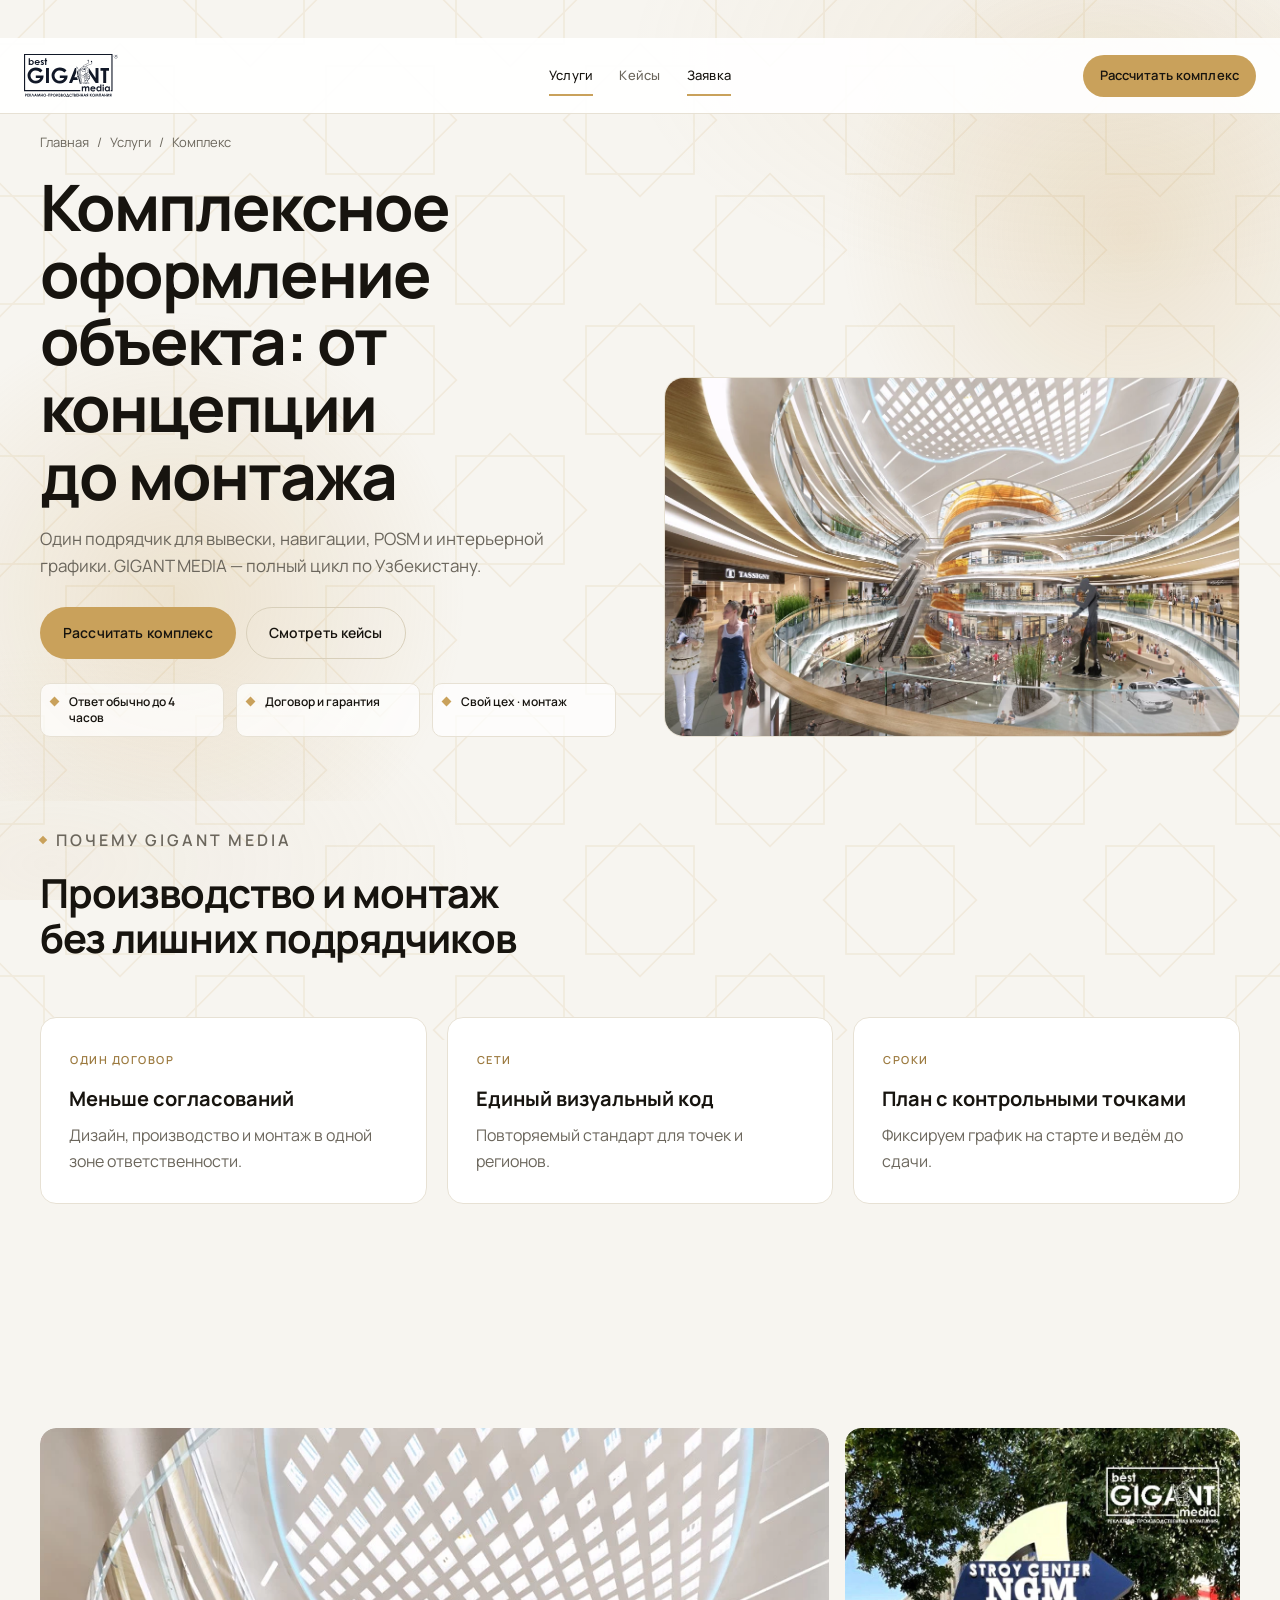
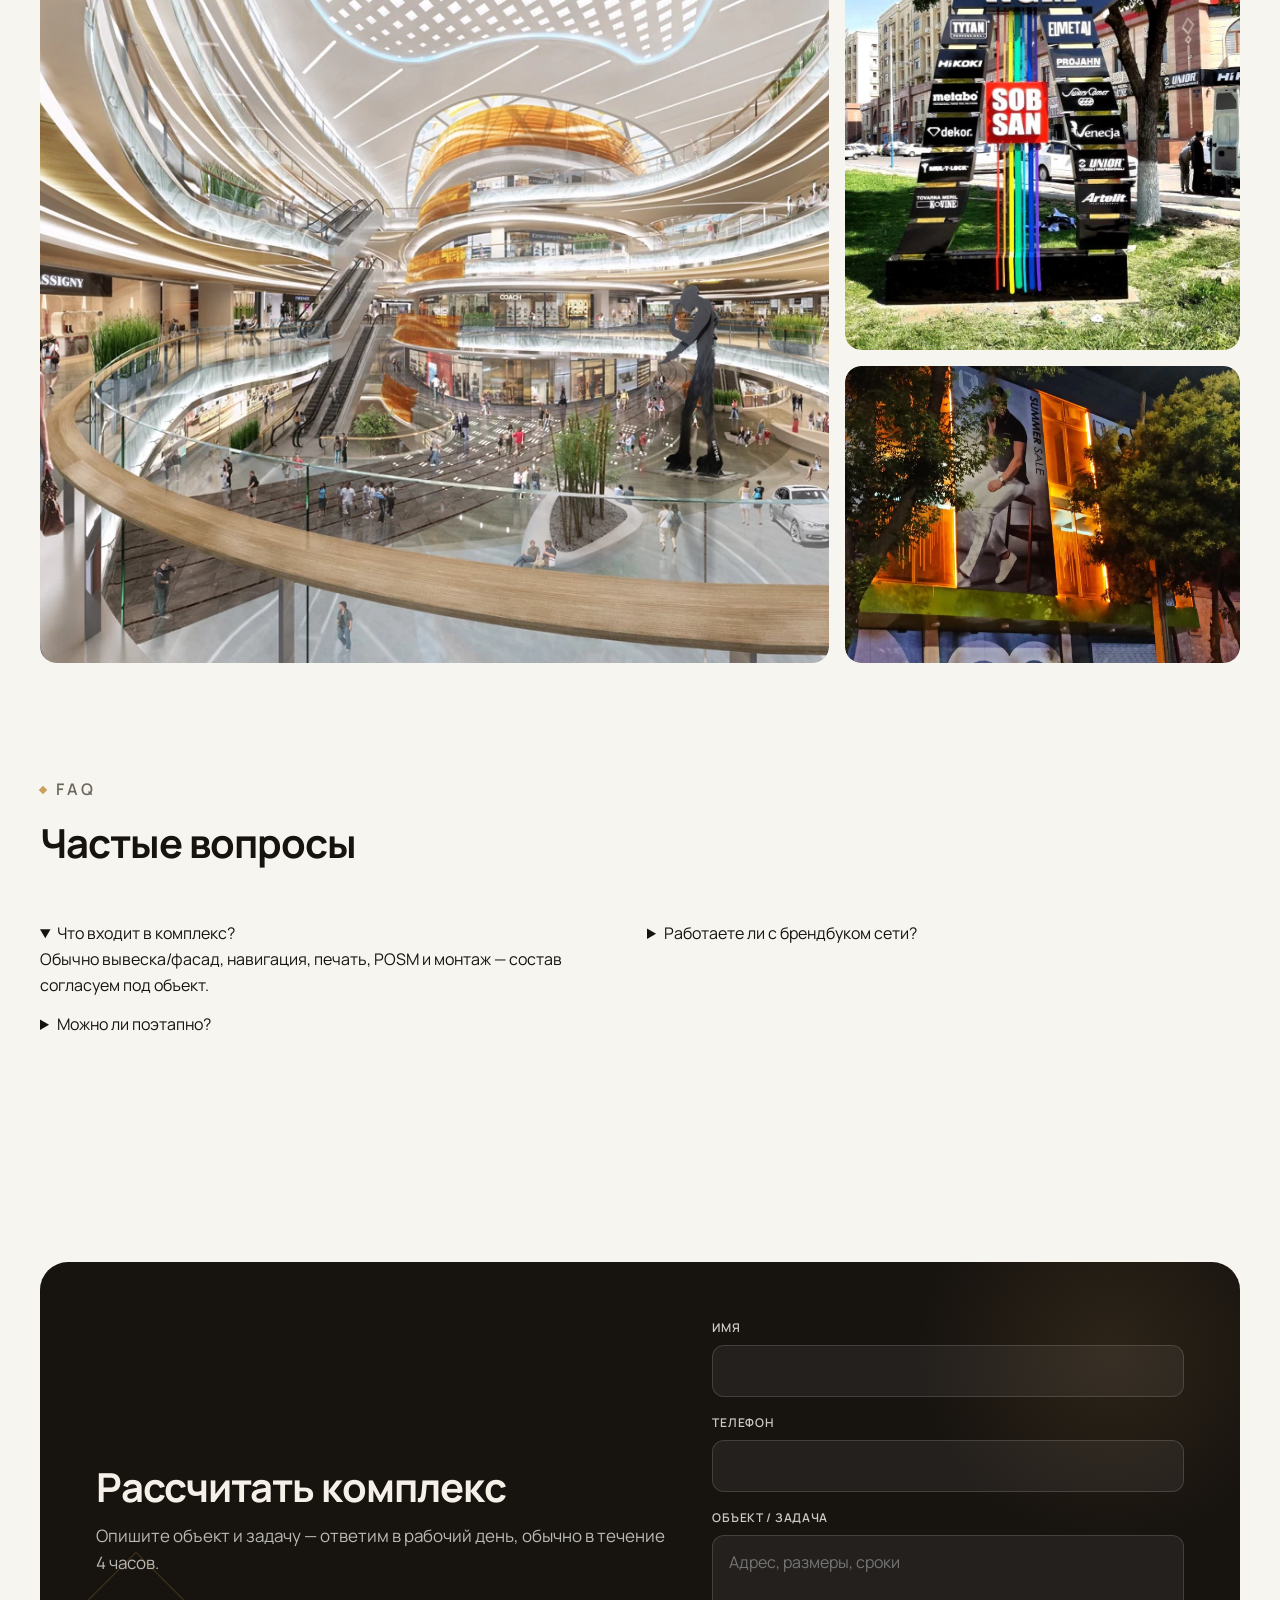
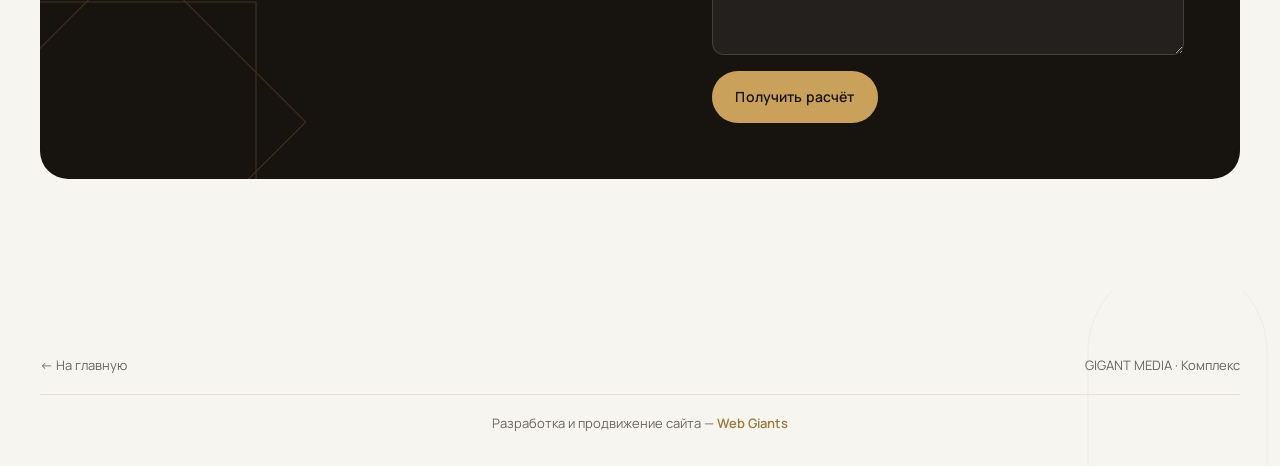
<file: services/complex.html>
<!DOCTYPE html>
<html lang="ru">
<head>
  <meta charset="UTF-8" />
  <meta name="viewport" content="width=device-width, initial-scale=1.0" />
  <title>Комплексное оформление объекта — GIGANT MEDIA</title>
  <meta name="description" content="Один подрядчик для вывески, навигации, POSM и интерьерной графики. GIGANT MEDIA — полный цикл по Узбекистану." />
  <link rel="canonical" href="https://esquire0169.github.io/gigant-media/services/complex.html" />
  <link rel="preconnect" href="https://fonts.googleapis.com" />
  <link rel="preconnect" href="https://fonts.gstatic.com" crossorigin />
  <link href="https://fonts.googleapis.com/css2?family=Manrope:wght@400;500;600;700&display=swap" rel="stylesheet" />
  <link rel="stylesheet" href="../css/tokens.css?v=gold10" />
  <link rel="stylesheet" href="../css/base.css?v=gold10" />
  <link rel="stylesheet" href="../css/components.css?v=gold10" />
  <link rel="stylesheet" href="../css/pages.css?v=gold10" />
  <link rel="stylesheet" href="../css/strict.css?v=gold10" />
</head>
<body>
  <header class="site-header is-scrolled">
    <div class="container container--wide site-header__inner">
      <a class="logo" href="../index.html" aria-label="GIGANT MEDIA">
        <img class="logo__img" src="../assets/brand/logo-dark.svg?v=2" alt="best GIGANT media" width="200" height="52" />
      </a>
      <nav class="nav" aria-label="Основное меню">
        <a class="is-active" href="../index.html#services">Услуги</a>
        <a href="../index.html#cases">Кейсы</a>
        <a href="#cta">Заявка</a>
      </nav>
      <div class="header-cta">
        <a class="btn btn--primary" href="#cta">Рассчитать комплекс</a>
      </div>
      <button class="menu-toggle" type="button" aria-label="Открыть меню" aria-expanded="false">
        <span></span><span></span><span></span>
      </button>
    </div>
  </header>

  <main>
    <section class="page-hero">
      <div class="container page-hero__grid">
        <div class="reveal">
          <nav class="breadcrumb" aria-label="Хлебные крошки">
            <a href="../index.html">Главная</a>
            <span>/</span>
            <a href="../index.html#services">Услуги</a>
            <span>/</span>
            <span>Комплекс</span>
          </nav>
          <h1 class="h1">Комплексное оформление объекта: от концепции до монтажа</h1>
          <p class="lead">Один подрядчик для вывески, навигации, POSM и интерьерной графики. GIGANT MEDIA — полный цикл по Узбекистану.</p>
          <div class="btn-row" style="margin-top:28px;">
            <a class="btn btn--primary" href="#cta">Рассчитать комплекс</a>
            <a class="btn btn--secondary" href="../index.html#cases">Смотреть кейсы</a>
          </div>
          <ul class="trust-strip trust-strip--page">
            <li>Ответ обычно до 4 часов</li>
            <li>Договор и гарантия</li>
            <li>Свой цех · монтаж</li>
          </ul>
        </div>
        <div class="reveal">
          <div class="case-hero-media">
            <img src="../assets/services/09-complex.webp" alt="Комплексное оформление GIGANT MEDIA" />
          </div>
        </div>
      </div>
    </section>

    <section class="section" style="padding-top:24px;">
      <div class="container">
        <div class="section-head reveal">
          <p class="eyebrow">Почему GIGANT MEDIA</p>
          <h2 class="h2">Производство и монтаж без лишних подрядчиков</h2>
        </div>
        <div class="benefit-grid reveal-stagger">
          <article class="card benefit-card reveal">
            <span class="chip chip--soft">Один договор</span>
            <h3>Меньше согласований</h3>
            <p class="text-muted">Дизайн, производство и монтаж в одной зоне ответственности.</p>
          </article>
          <article class="card benefit-card reveal">
            <span class="chip chip--soft">Сети</span>
            <h3>Единый визуальный код</h3>
            <p class="text-muted">Повторяемый стандарт для точек и регионов.</p>
          </article>
          <article class="card benefit-card reveal">
            <span class="chip chip--soft">Сроки</span>
            <h3>План с контрольными точками</h3>
            <p class="text-muted">Фиксируем график на старте и ведём до сдачи.</p>
          </article>
        </div>
      </div>
    </section>

    <section class="section">
      <div class="container gallery reveal">
        <div class="gallery__main"><img src="../assets/images/prod-2.webp" alt="Производство GIGANT MEDIA" /></div>
        <div class="gallery__side">
          <div><img src="../assets/images/about-1.webp" alt="Готовые изделия" /></div>
          <div><img src="../assets/images/case-1.webp" alt="Объект после монтажа" /></div>
        </div>
      </div>
    </section>

    <section class="section" style="padding-top:0;">
      <div class="container">
        <div class="section-head reveal">
          <p class="eyebrow">FAQ</p>
          <h2 class="h2">Частые вопросы</h2>
        </div>
        <div class="faq reveal">
          <details open>
            <summary>Что входит в комплекс?</summary>
            <p>Обычно вывеска/фасад, навигация, печать, POSM и монтаж — состав согласуем под объект.</p>
          </details>
          <details>
            <summary>Работаете ли с брендбуком сети?</summary>
            <p>Да. Адаптируем стандарты сети под производство и монтаж.</p>
          </details>
          <details>
            <summary>Можно ли поэтапно?</summary>
            <p>Да — можно стартовать с пилотной точки и масштабировать.</p>
          </details>
        </div>
      </div>
    </section>

    <section class="section" id="cta">
      <div class="container">
        <div class="cta-band reveal">
          <div>
            <h2 class="h2">Рассчитать комплекс</h2>
            <p class="lead">Опишите объект и задачу — ответим в рабочий день, обычно в течение 4 часов.</p>
          </div>
          <form data-lead-form>
            <div class="field"><label for="name">Имя</label><input id="name" name="name" required autocomplete="name" /></div>
            <div class="field"><label for="phone">Телефон</label><input id="phone" name="phone" type="tel" required autocomplete="tel" /></div>
            <div class="field"><label for="msg">Объект / задача</label><textarea id="msg" name="message" placeholder="Адрес, размеры, сроки"></textarea></div>
            <button class="btn btn--primary" type="submit">Получить расчёт</button>
            <div class="form-success" data-form-success hidden>
              <p>Заявка принята. Можете сразу написать в WhatsApp.</p>
              <div class="form-success__actions">
                <a class="btn btn--primary" href="https://wa.me/998908056692" target="_blank" rel="noopener">WhatsApp</a>
                <a class="btn btn--secondary" href="tel:+998908056692">Позвонить</a>
              </div>
            </div>
          </form>
        </div>
      </div>
    </section>
  </main>

  <footer class="site-footer">
    <div class="container footer-bottom" style="border:0;padding-top:0;">
      <a href="../index.html">← На главную</a>
      <span>GIGANT MEDIA · Комплекс</span>
    </div>
    <div class="container footer-dev">
      <p data-i18n-html="footer.dev">Разработка и продвижение сайта — <a href="https://t.me/webgiants" target="_blank" rel="noopener noreferrer">Web Giants</a></p>
    </div>
  </footer>
  <script src="../js/main.js?v=gold10"></script>
</body>
</html>
</file>
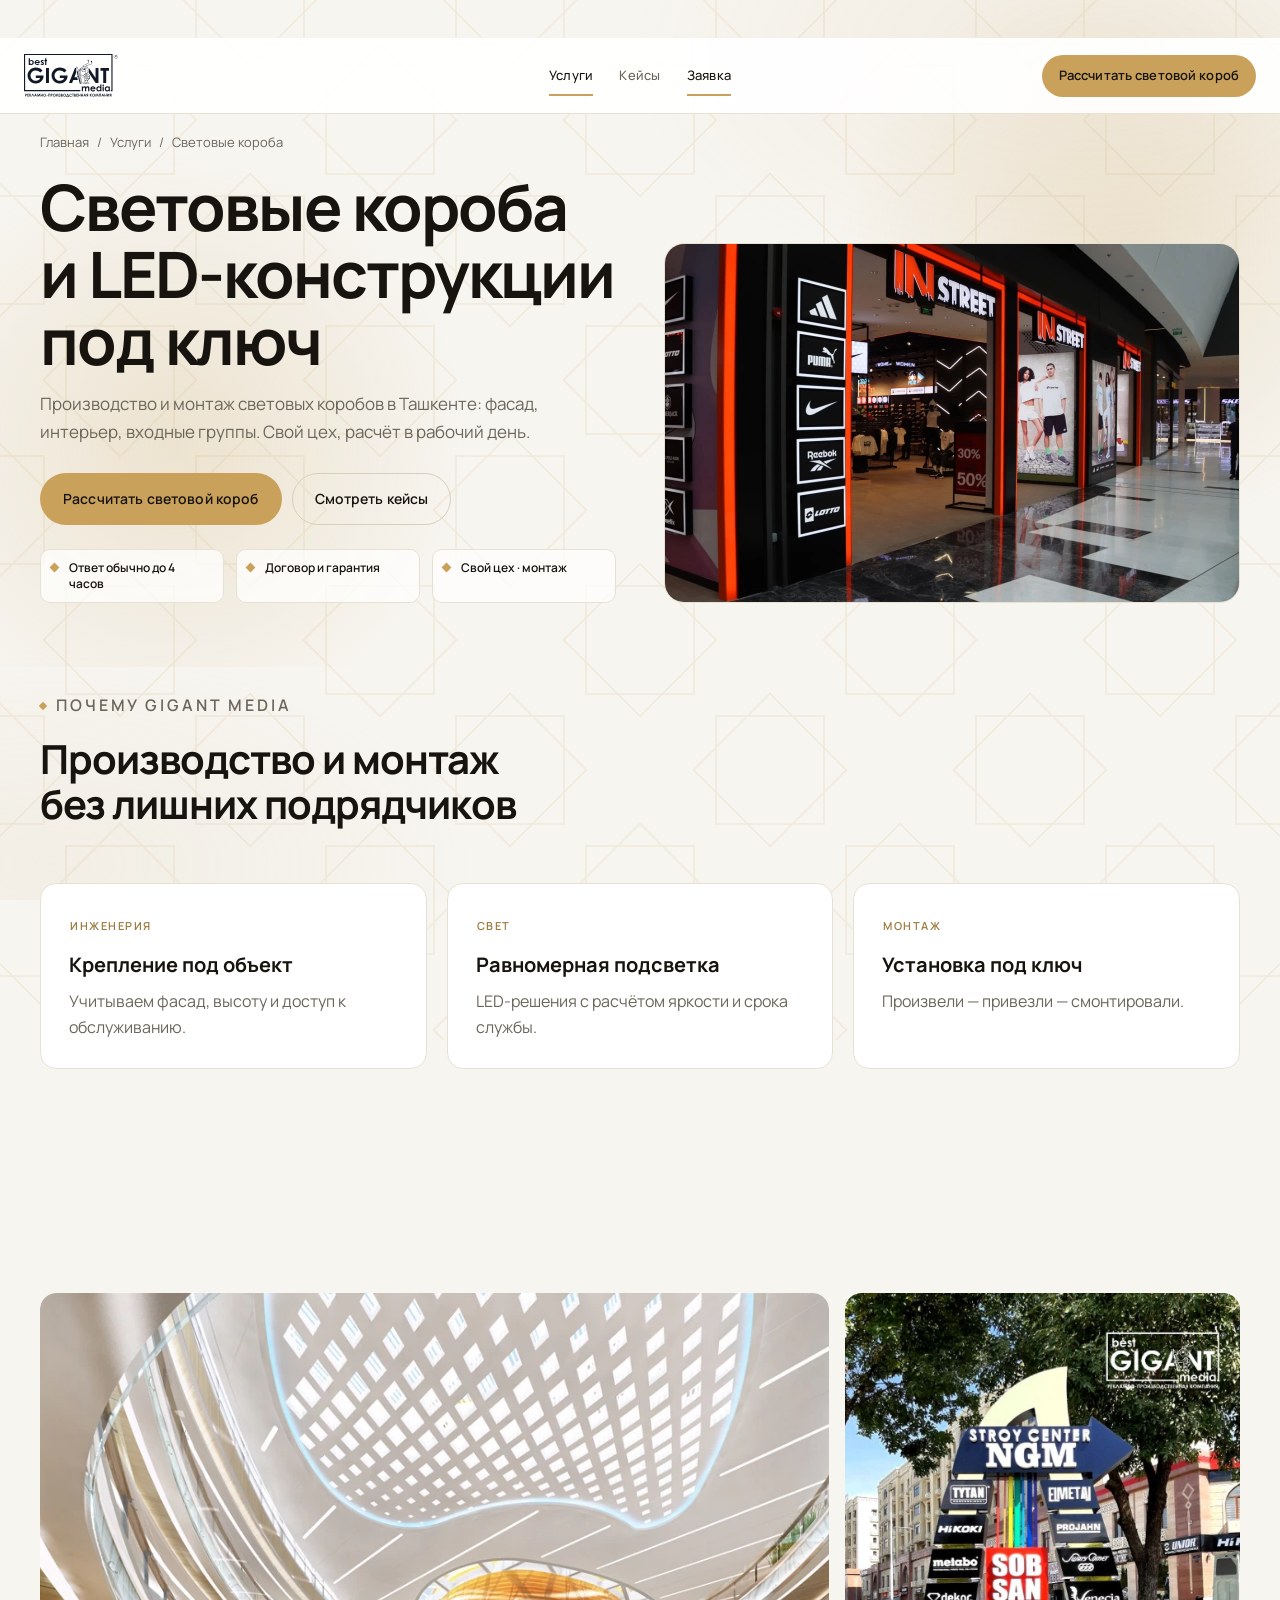
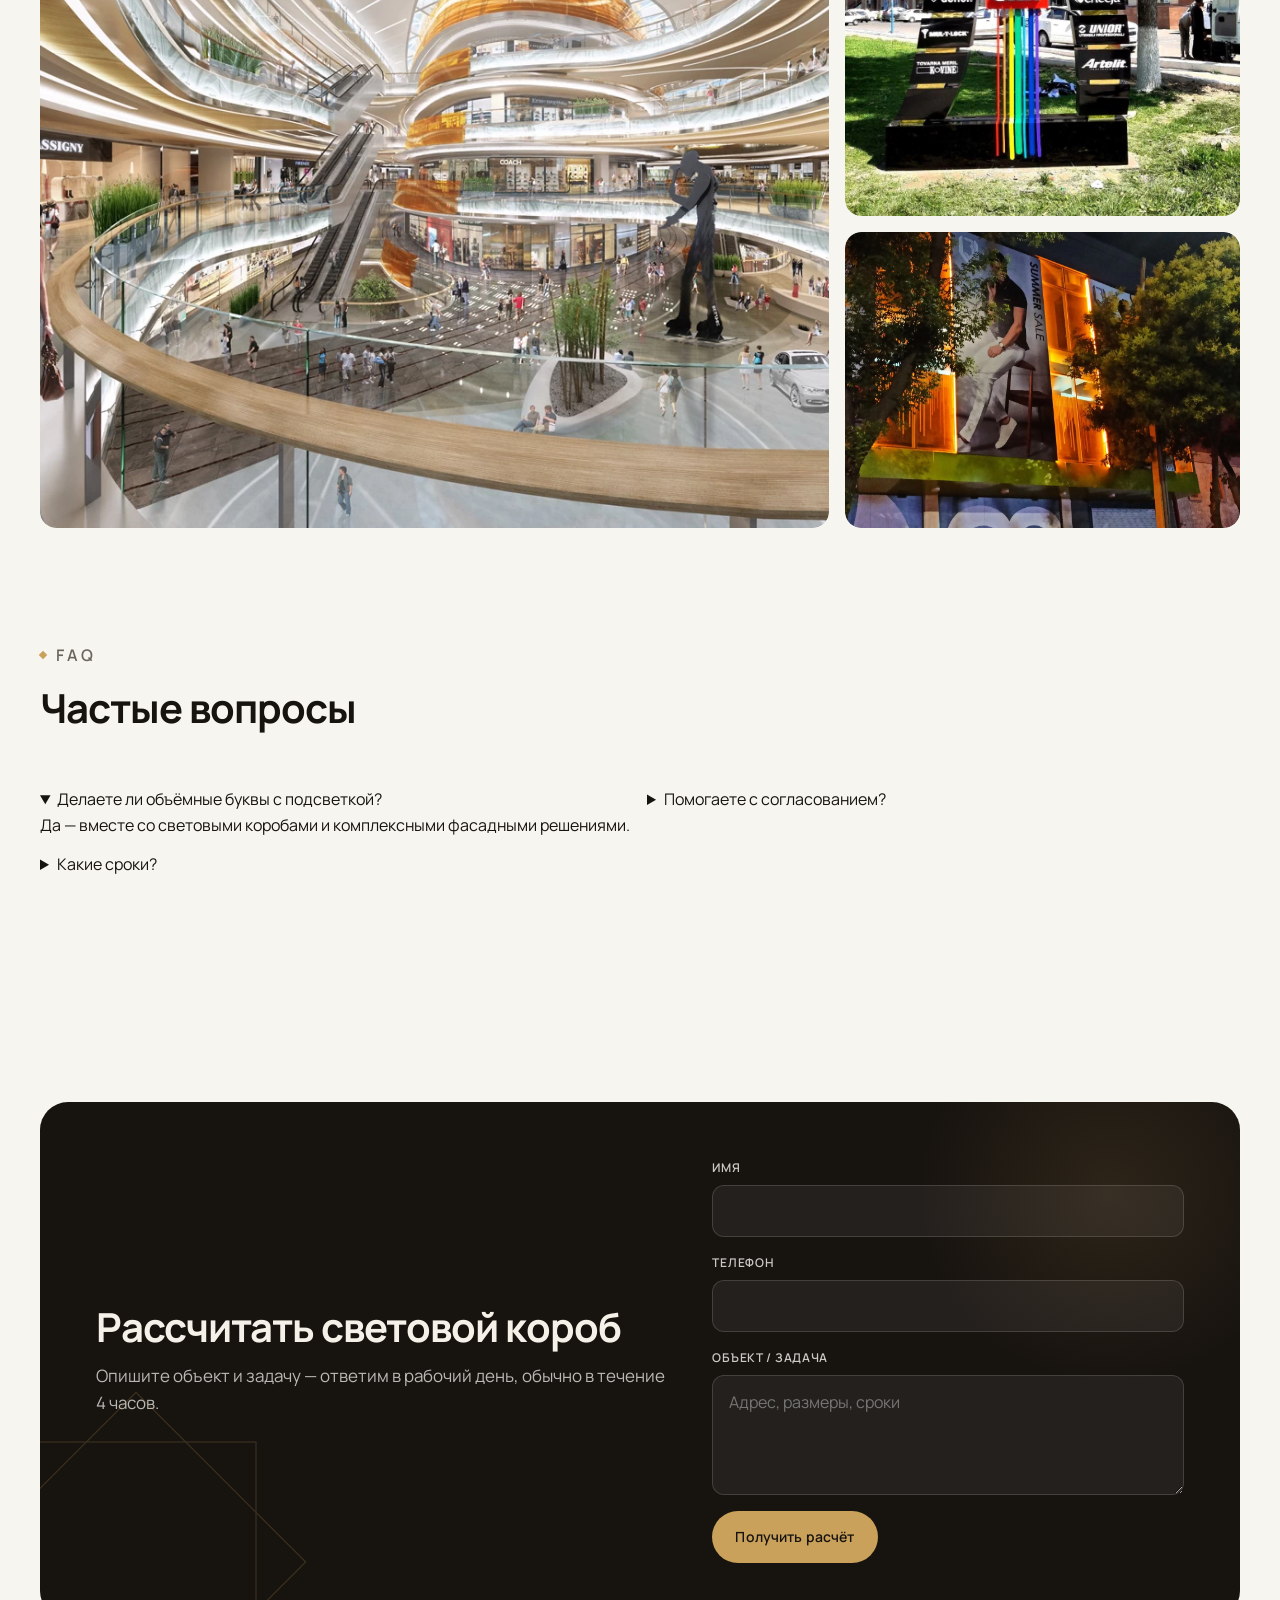
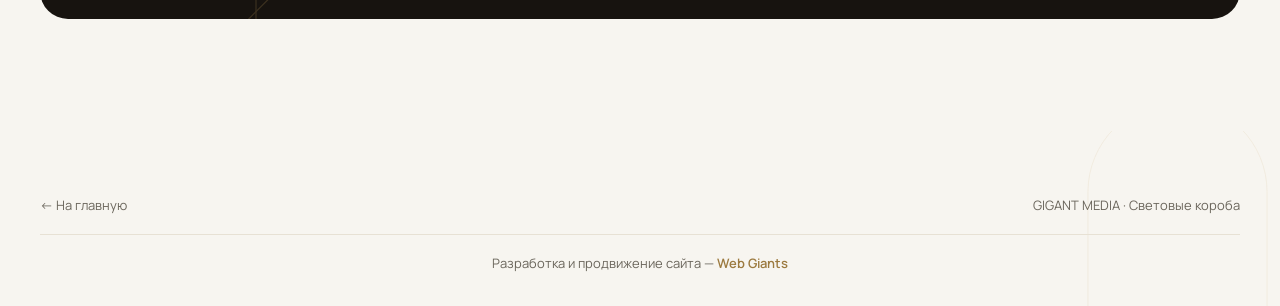
<file: services/lightboxes.html>
<!DOCTYPE html>
<html lang="ru">
<head>
  <meta charset="UTF-8" />
  <meta name="viewport" content="width=device-width, initial-scale=1.0" />
  <title>Световые короба в Ташкенте — GIGANT MEDIA</title>
  <meta name="description" content="Производство и монтаж световых коробов в Ташкенте: фасад, интерьер, входные группы. Свой цех, расчёт в рабочий день." />
  <link rel="canonical" href="https://esquire0169.github.io/gigant-media/services/lightboxes.html" />
  <link rel="preconnect" href="https://fonts.googleapis.com" />
  <link rel="preconnect" href="https://fonts.gstatic.com" crossorigin />
  <link href="https://fonts.googleapis.com/css2?family=Manrope:wght@400;500;600;700&display=swap" rel="stylesheet" />
  <link rel="stylesheet" href="../css/tokens.css?v=gold10" />
  <link rel="stylesheet" href="../css/base.css?v=gold10" />
  <link rel="stylesheet" href="../css/components.css?v=gold10" />
  <link rel="stylesheet" href="../css/pages.css?v=gold10" />
  <link rel="stylesheet" href="../css/strict.css?v=gold10" />
</head>
<body>
  <header class="site-header is-scrolled">
    <div class="container container--wide site-header__inner">
      <a class="logo" href="../index.html" aria-label="GIGANT MEDIA">
        <img class="logo__img" src="../assets/brand/logo-dark.svg?v=2" alt="best GIGANT media" width="200" height="52" />
      </a>
      <nav class="nav" aria-label="Основное меню">
        <a class="is-active" href="../index.html#services">Услуги</a>
        <a href="../index.html#cases">Кейсы</a>
        <a href="#cta">Заявка</a>
      </nav>
      <div class="header-cta">
        <a class="btn btn--primary" href="#cta">Рассчитать световой короб</a>
      </div>
      <button class="menu-toggle" type="button" aria-label="Открыть меню" aria-expanded="false">
        <span></span><span></span><span></span>
      </button>
    </div>
  </header>

  <main>
    <section class="page-hero">
      <div class="container page-hero__grid">
        <div class="reveal">
          <nav class="breadcrumb" aria-label="Хлебные крошки">
            <a href="../index.html">Главная</a>
            <span>/</span>
            <a href="../index.html#services">Услуги</a>
            <span>/</span>
            <span>Световые короба</span>
          </nav>
          <h1 class="h1">Световые короба и LED-конструкции под ключ</h1>
          <p class="lead">Производство и монтаж световых коробов в Ташкенте: фасад, интерьер, входные группы. Свой цех, расчёт в рабочий день.</p>
          <div class="btn-row" style="margin-top:28px;">
            <a class="btn btn--primary" href="#cta">Рассчитать световой короб</a>
            <a class="btn btn--secondary" href="../index.html#cases">Смотреть кейсы</a>
          </div>
          <ul class="trust-strip trust-strip--page">
            <li>Ответ обычно до 4 часов</li>
            <li>Договор и гарантия</li>
            <li>Свой цех · монтаж</li>
          </ul>
        </div>
        <div class="reveal">
          <div class="case-hero-media">
            <img src="../assets/services/01-signs.webp" alt="Световой короб GIGANT MEDIA" />
          </div>
        </div>
      </div>
    </section>

    <section class="section" style="padding-top:24px;">
      <div class="container">
        <div class="section-head reveal">
          <p class="eyebrow">Почему GIGANT MEDIA</p>
          <h2 class="h2">Производство и монтаж без лишних подрядчиков</h2>
        </div>
        <div class="benefit-grid reveal-stagger">
          <article class="card benefit-card reveal">
            <span class="chip chip--soft">Инженерия</span>
            <h3>Крепление под объект</h3>
            <p class="text-muted">Учитываем фасад, высоту и доступ к обслуживанию.</p>
          </article>
          <article class="card benefit-card reveal">
            <span class="chip chip--soft">Свет</span>
            <h3>Равномерная подсветка</h3>
            <p class="text-muted">LED-решения с расчётом яркости и срока службы.</p>
          </article>
          <article class="card benefit-card reveal">
            <span class="chip chip--soft">Монтаж</span>
            <h3>Установка под ключ</h3>
            <p class="text-muted">Произвели — привезли — смонтировали.</p>
          </article>
        </div>
      </div>
    </section>

    <section class="section">
      <div class="container gallery reveal">
        <div class="gallery__main"><img src="../assets/images/prod-2.webp" alt="Производство GIGANT MEDIA" /></div>
        <div class="gallery__side">
          <div><img src="../assets/images/about-1.webp" alt="Готовые изделия" /></div>
          <div><img src="../assets/images/case-1.webp" alt="Объект после монтажа" /></div>
        </div>
      </div>
    </section>

    <section class="section" style="padding-top:0;">
      <div class="container">
        <div class="section-head reveal">
          <p class="eyebrow">FAQ</p>
          <h2 class="h2">Частые вопросы</h2>
        </div>
        <div class="faq reveal">
          <details open>
            <summary>Делаете ли объёмные буквы с подсветкой?</summary>
            <p>Да — вместе со световыми коробами и комплексными фасадными решениями.</p>
          </details>
          <details>
            <summary>Помогаете с согласованием?</summary>
            <p>Подготовим эскиз и технические данные. Требования зависят от объекта.</p>
          </details>
          <details>
            <summary>Какие сроки?</summary>
            <p>Типовые короба — от нескольких дней до 2–3 недель в зависимости от размера и монтажа.</p>
          </details>
        </div>
      </div>
    </section>

    <section class="section" id="cta">
      <div class="container">
        <div class="cta-band reveal">
          <div>
            <h2 class="h2">Рассчитать световой короб</h2>
            <p class="lead">Опишите объект и задачу — ответим в рабочий день, обычно в течение 4 часов.</p>
          </div>
          <form data-lead-form>
            <div class="field"><label for="name">Имя</label><input id="name" name="name" required autocomplete="name" /></div>
            <div class="field"><label for="phone">Телефон</label><input id="phone" name="phone" type="tel" required autocomplete="tel" /></div>
            <div class="field"><label for="msg">Объект / задача</label><textarea id="msg" name="message" placeholder="Адрес, размеры, сроки"></textarea></div>
            <button class="btn btn--primary" type="submit">Получить расчёт</button>
            <div class="form-success" data-form-success hidden>
              <p>Заявка принята. Можете сразу написать в WhatsApp.</p>
              <div class="form-success__actions">
                <a class="btn btn--primary" href="https://wa.me/998908056692" target="_blank" rel="noopener">WhatsApp</a>
                <a class="btn btn--secondary" href="tel:+998908056692">Позвонить</a>
              </div>
            </div>
          </form>
        </div>
      </div>
    </section>
  </main>

  <footer class="site-footer">
    <div class="container footer-bottom" style="border:0;padding-top:0;">
      <a href="../index.html">← На главную</a>
      <span>GIGANT MEDIA · Световые короба</span>
    </div>
    <div class="container footer-dev">
      <p data-i18n-html="footer.dev">Разработка и продвижение сайта — <a href="https://t.me/webgiants" target="_blank" rel="noopener noreferrer">Web Giants</a></p>
    </div>
  </footer>
  <script src="../js/main.js?v=gold10"></script>
</body>
</html>
</file>
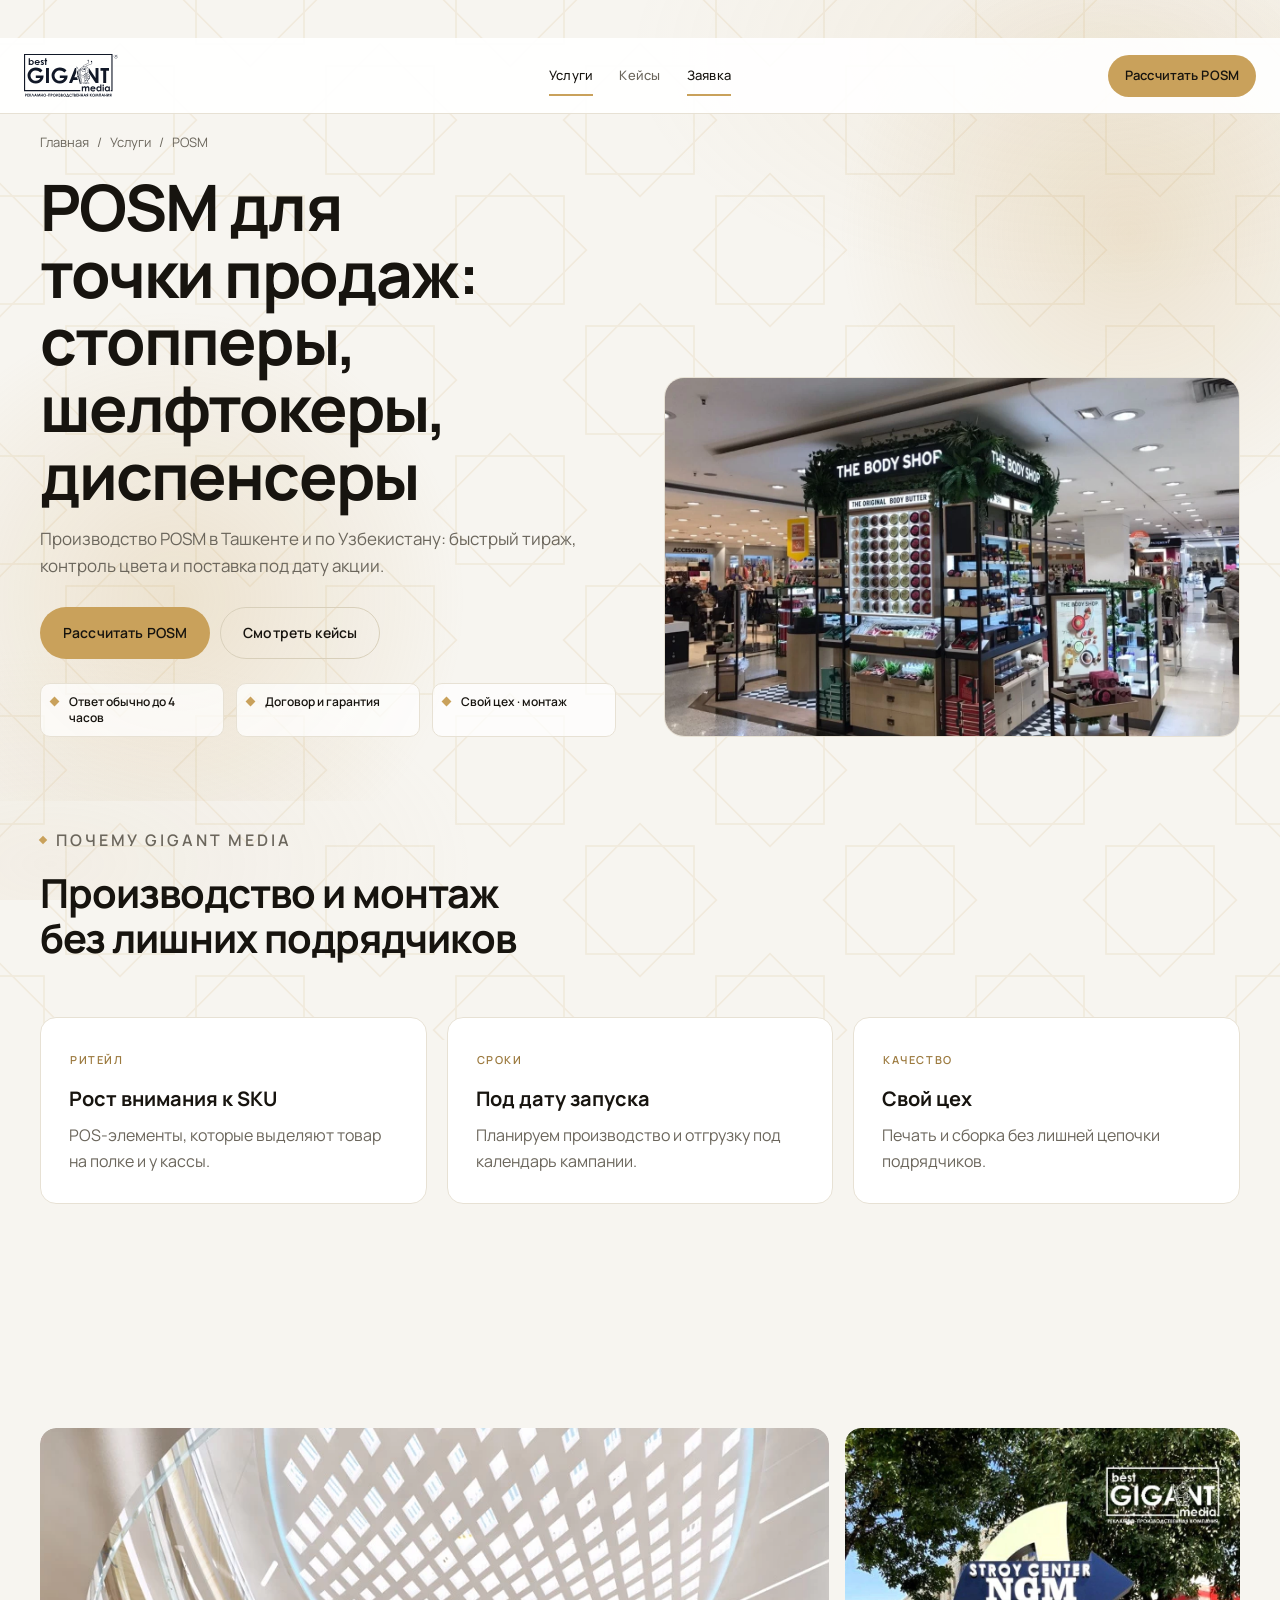
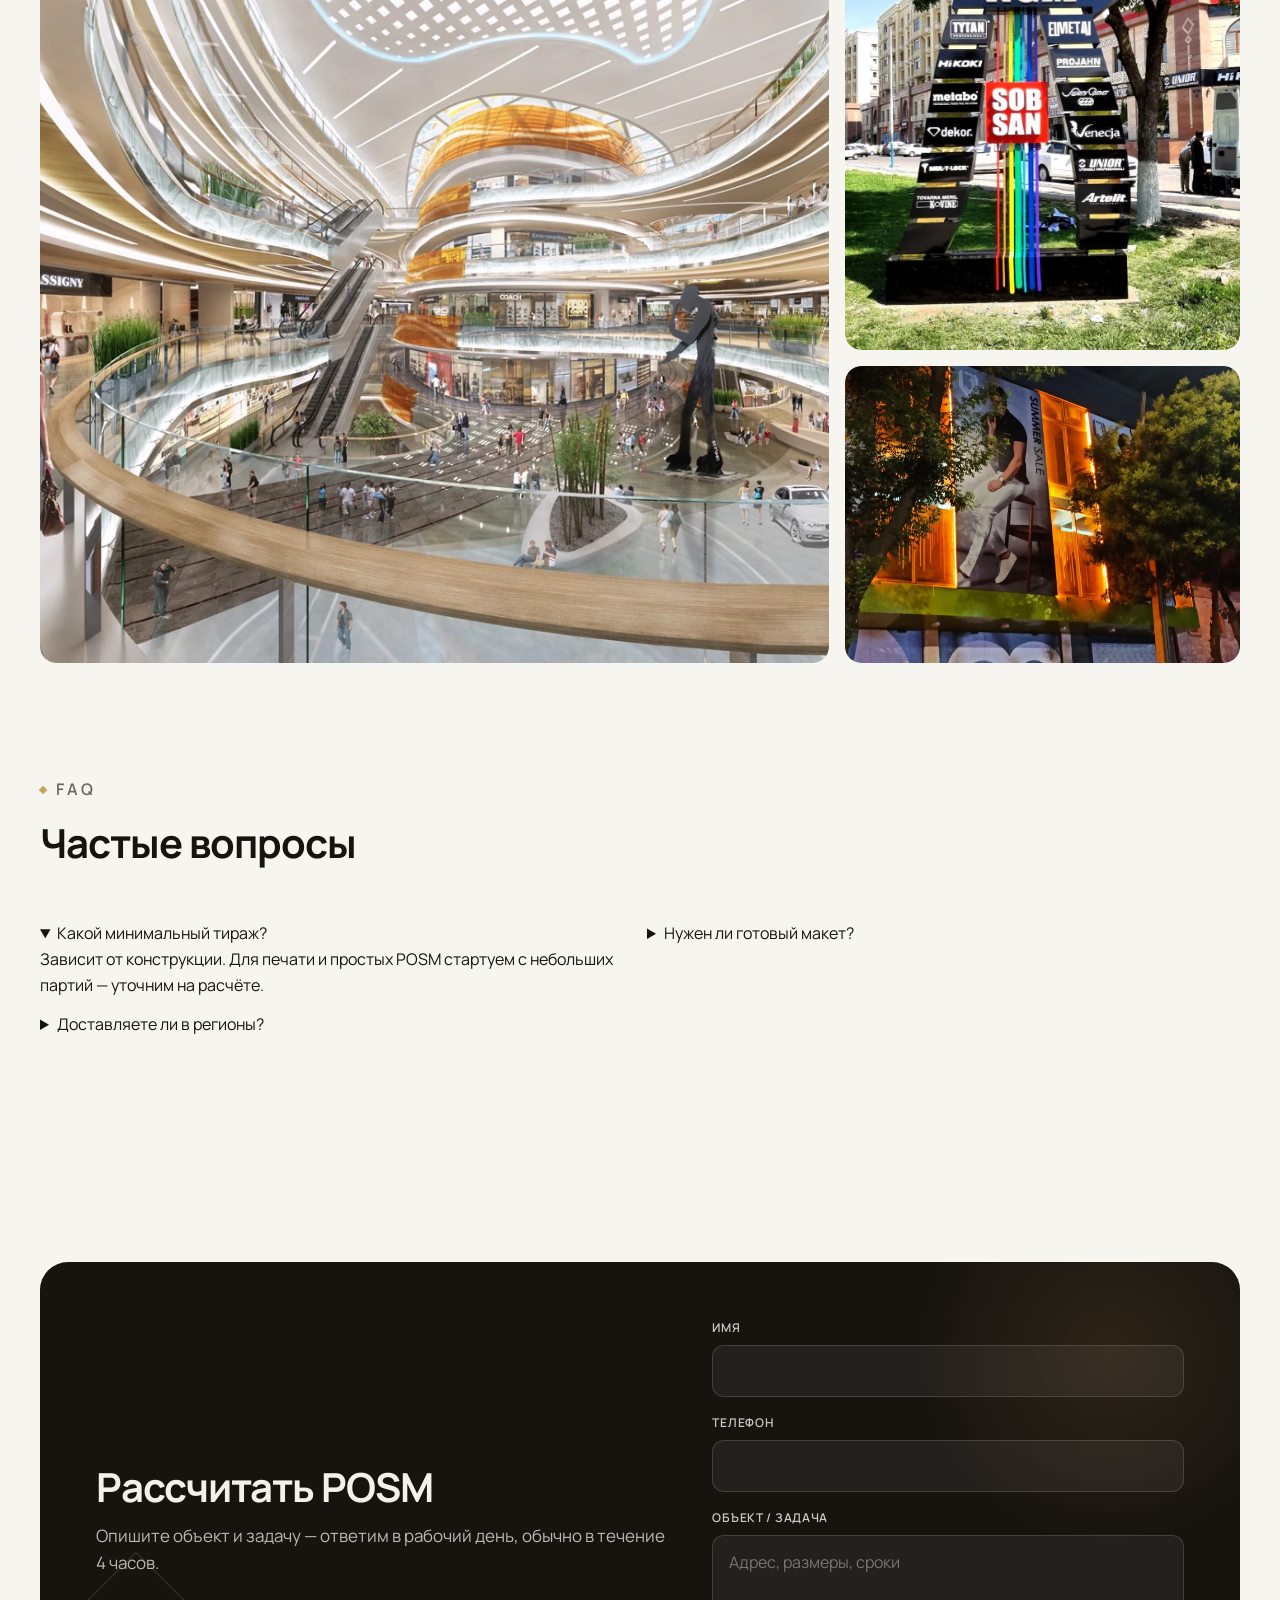
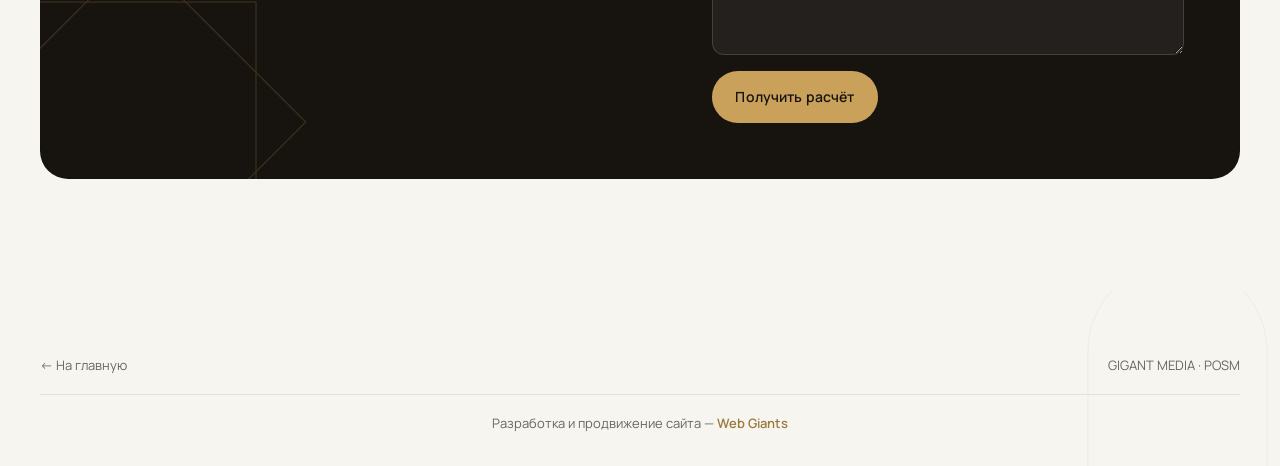
<file: services/posm.html>
<!DOCTYPE html>
<html lang="ru">
<head>
  <meta charset="UTF-8" />
  <meta name="viewport" content="width=device-width, initial-scale=1.0" />
  <title>POSM материалы в Ташкенте — GIGANT MEDIA</title>
  <meta name="description" content="Производство POSM в Ташкенте и по Узбекистану: быстрый тираж, контроль цвета и поставка под дату акции." />
  <link rel="canonical" href="https://esquire0169.github.io/gigant-media/services/posm.html" />
  <link rel="preconnect" href="https://fonts.googleapis.com" />
  <link rel="preconnect" href="https://fonts.gstatic.com" crossorigin />
  <link href="https://fonts.googleapis.com/css2?family=Manrope:wght@400;500;600;700&display=swap" rel="stylesheet" />
  <link rel="stylesheet" href="../css/tokens.css?v=gold10" />
  <link rel="stylesheet" href="../css/base.css?v=gold10" />
  <link rel="stylesheet" href="../css/components.css?v=gold10" />
  <link rel="stylesheet" href="../css/pages.css?v=gold10" />
  <link rel="stylesheet" href="../css/strict.css?v=gold10" />
</head>
<body>
  <header class="site-header is-scrolled">
    <div class="container container--wide site-header__inner">
      <a class="logo" href="../index.html" aria-label="GIGANT MEDIA">
        <img class="logo__img" src="../assets/brand/logo-dark.svg?v=2" alt="best GIGANT media" width="200" height="52" />
      </a>
      <nav class="nav" aria-label="Основное меню">
        <a class="is-active" href="../index.html#services">Услуги</a>
        <a href="../index.html#cases">Кейсы</a>
        <a href="#cta">Заявка</a>
      </nav>
      <div class="header-cta">
        <a class="btn btn--primary" href="#cta">Рассчитать POSM</a>
      </div>
      <button class="menu-toggle" type="button" aria-label="Открыть меню" aria-expanded="false">
        <span></span><span></span><span></span>
      </button>
    </div>
  </header>

  <main>
    <section class="page-hero">
      <div class="container page-hero__grid">
        <div class="reveal">
          <nav class="breadcrumb" aria-label="Хлебные крошки">
            <a href="../index.html">Главная</a>
            <span>/</span>
            <a href="../index.html#services">Услуги</a>
            <span>/</span>
            <span>POSM</span>
          </nav>
          <h1 class="h1">POSM для точки продаж: стопперы, шелфтокеры, диспенсеры</h1>
          <p class="lead">Производство POSM в Ташкенте и по Узбекистану: быстрый тираж, контроль цвета и поставка под дату акции.</p>
          <div class="btn-row" style="margin-top:28px;">
            <a class="btn btn--primary" href="#cta">Рассчитать POSM</a>
            <a class="btn btn--secondary" href="../index.html#cases">Смотреть кейсы</a>
          </div>
          <ul class="trust-strip trust-strip--page">
            <li>Ответ обычно до 4 часов</li>
            <li>Договор и гарантия</li>
            <li>Свой цех · монтаж</li>
          </ul>
        </div>
        <div class="reveal">
          <div class="case-hero-media">
            <img src="../assets/services/02-posm.webp" alt="POSM материалы GIGANT MEDIA" />
          </div>
        </div>
      </div>
    </section>

    <section class="section" style="padding-top:24px;">
      <div class="container">
        <div class="section-head reveal">
          <p class="eyebrow">Почему GIGANT MEDIA</p>
          <h2 class="h2">Производство и монтаж без лишних подрядчиков</h2>
        </div>
        <div class="benefit-grid reveal-stagger">
          <article class="card benefit-card reveal">
            <span class="chip chip--soft">Ритейл</span>
            <h3>Рост внимания к SKU</h3>
            <p class="text-muted">POS-элементы, которые выделяют товар на полке и у кассы.</p>
          </article>
          <article class="card benefit-card reveal">
            <span class="chip chip--soft">Сроки</span>
            <h3>Под дату запуска</h3>
            <p class="text-muted">Планируем производство и отгрузку под календарь кампании.</p>
          </article>
          <article class="card benefit-card reveal">
            <span class="chip chip--soft">Качество</span>
            <h3>Свой цех</h3>
            <p class="text-muted">Печать и сборка без лишней цепочки подрядчиков.</p>
          </article>
        </div>
      </div>
    </section>

    <section class="section">
      <div class="container gallery reveal">
        <div class="gallery__main"><img src="../assets/images/prod-2.webp" alt="Производство GIGANT MEDIA" /></div>
        <div class="gallery__side">
          <div><img src="../assets/images/about-1.webp" alt="Готовые изделия" /></div>
          <div><img src="../assets/images/case-1.webp" alt="Объект после монтажа" /></div>
        </div>
      </div>
    </section>

    <section class="section" style="padding-top:0;">
      <div class="container">
        <div class="section-head reveal">
          <p class="eyebrow">FAQ</p>
          <h2 class="h2">Частые вопросы</h2>
        </div>
        <div class="faq reveal">
          <details open>
            <summary>Какой минимальный тираж?</summary>
            <p>Зависит от конструкции. Для печати и простых POSM стартуем с небольших партий — уточним на расчёте.</p>
          </details>
          <details>
            <summary>Нужен ли готовый макет?</summary>
            <p>Не обязательно. Подготовим файлы под производство или адаптируем ваш брендбук.</p>
          </details>
          <details>
            <summary>Доставляете ли в регионы?</summary>
            <p>Да. Работаем по Ташкенту и регионам Узбекистана.</p>
          </details>
        </div>
      </div>
    </section>

    <section class="section" id="cta">
      <div class="container">
        <div class="cta-band reveal">
          <div>
            <h2 class="h2">Рассчитать POSM</h2>
            <p class="lead">Опишите объект и задачу — ответим в рабочий день, обычно в течение 4 часов.</p>
          </div>
          <form data-lead-form>
            <div class="field"><label for="name">Имя</label><input id="name" name="name" required autocomplete="name" /></div>
            <div class="field"><label for="phone">Телефон</label><input id="phone" name="phone" type="tel" required autocomplete="tel" /></div>
            <div class="field"><label for="msg">Объект / задача</label><textarea id="msg" name="message" placeholder="Адрес, размеры, сроки"></textarea></div>
            <button class="btn btn--primary" type="submit">Получить расчёт</button>
            <div class="form-success" data-form-success hidden>
              <p>Заявка принята. Можете сразу написать в WhatsApp.</p>
              <div class="form-success__actions">
                <a class="btn btn--primary" href="https://wa.me/998908056692" target="_blank" rel="noopener">WhatsApp</a>
                <a class="btn btn--secondary" href="tel:+998908056692">Позвонить</a>
              </div>
            </div>
          </form>
        </div>
      </div>
    </section>
  </main>

  <footer class="site-footer">
    <div class="container footer-bottom" style="border:0;padding-top:0;">
      <a href="../index.html">← На главную</a>
      <span>GIGANT MEDIA · POSM</span>
    </div>
    <div class="container footer-dev">
      <p data-i18n-html="footer.dev">Разработка и продвижение сайта — <a href="https://t.me/webgiants" target="_blank" rel="noopener noreferrer">Web Giants</a></p>
    </div>
  </footer>
  <script src="../js/main.js?v=gold10"></script>
</body>
</html>
</file>
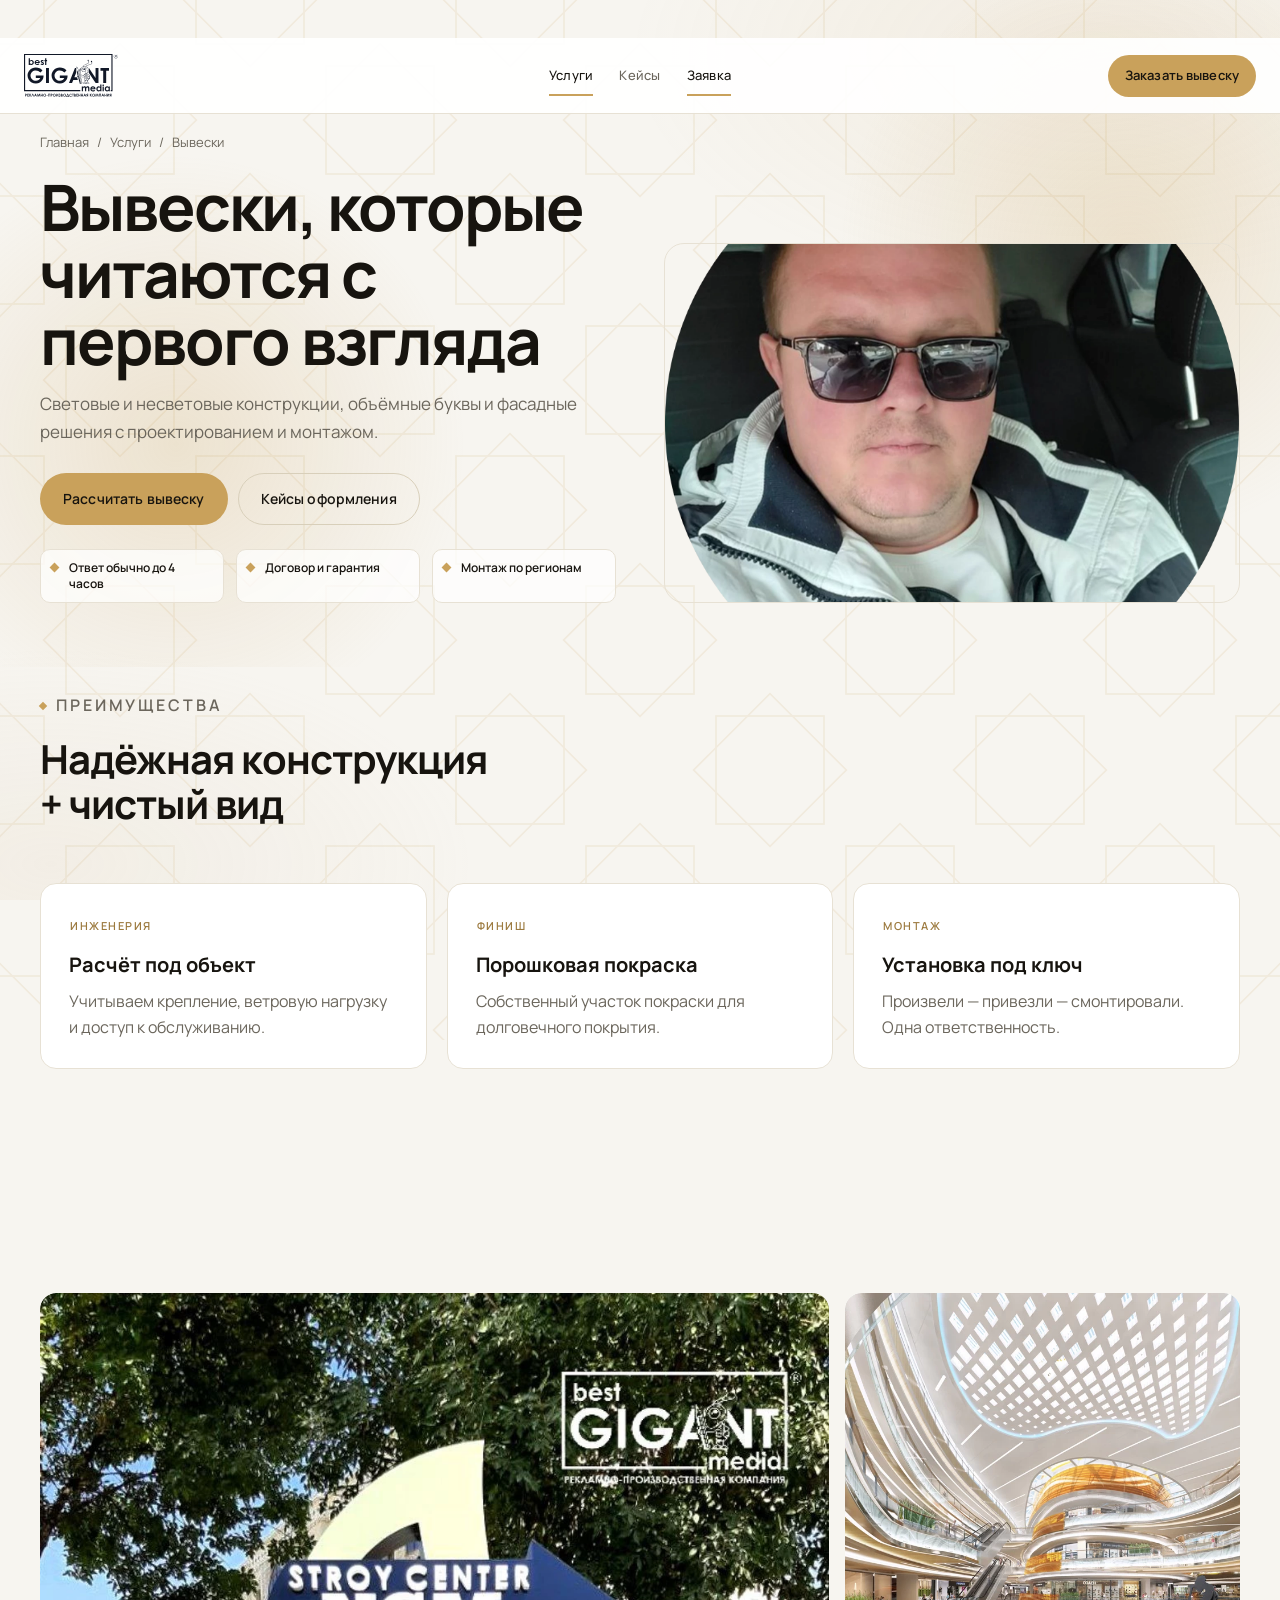
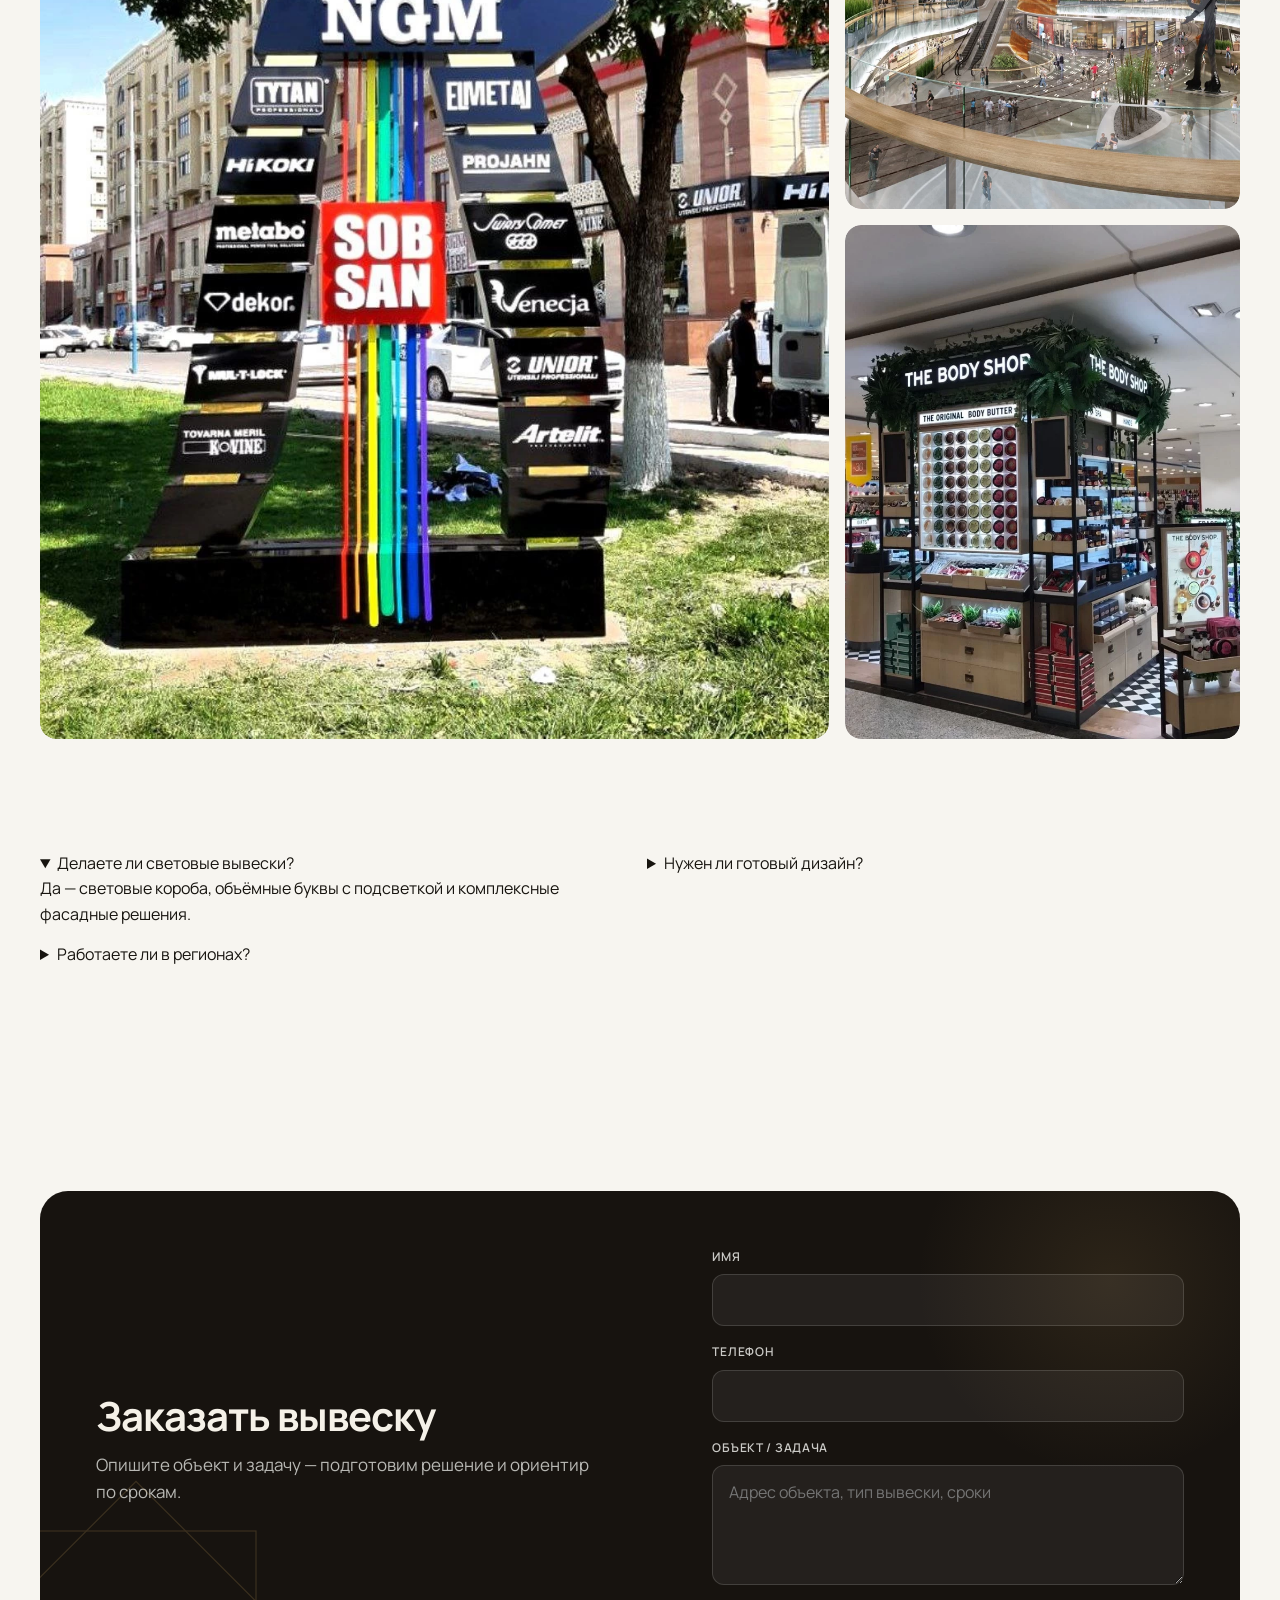
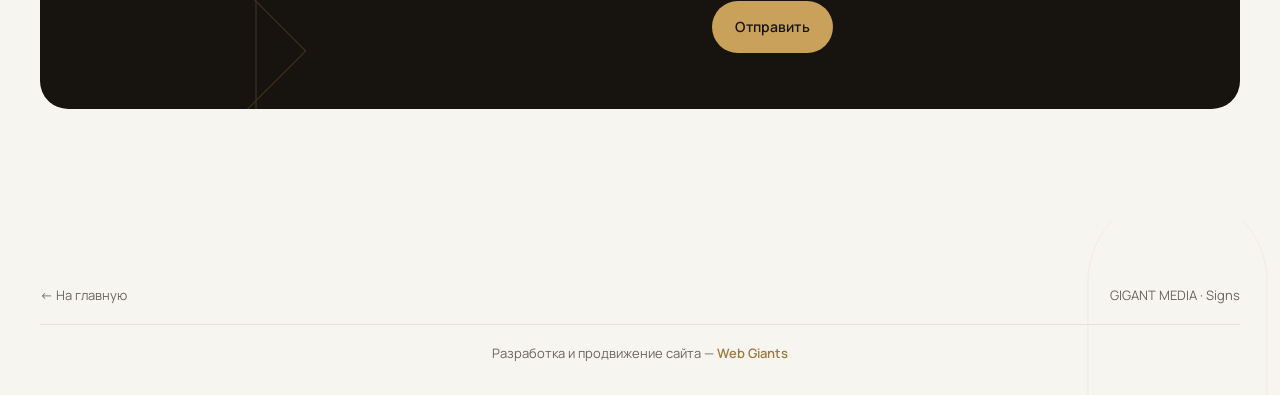
<file: services/signs.html>
<!DOCTYPE html>
<html lang="ru">
<head>
  <meta charset="UTF-8" />
  <meta name="viewport" content="width=device-width, initial-scale=1.0" />
  <title>Вывески — GIGANT MEDIA</title>
  <link rel="canonical" href="https://esquire0169.github.io/gigant-media/services/signs.html" />
  <meta name="description" content="Производство и монтаж вывесок: объёмные буквы, световые короба, фасадные конструкции. GIGANT MEDIA — полный цикл." />
  <link rel="preconnect" href="https://fonts.googleapis.com" />
  <link rel="preconnect" href="https://fonts.gstatic.com" crossorigin />
  <link href="https://fonts.googleapis.com/css2?family=Manrope:wght@400;500;600;700&display=swap" rel="stylesheet" />
  <link rel="stylesheet" href="../css/tokens.css?v=gold10" />
  <link rel="stylesheet" href="../css/base.css?v=gold10" />
  <link rel="stylesheet" href="../css/components.css?v=gold10" />
  <link rel="stylesheet" href="../css/pages.css?v=gold10" />
  <link rel="stylesheet" href="../css/strict.css?v=gold10" />
</head>
<body>
  <header class="site-header is-scrolled">
    <div class="container container--wide site-header__inner">
      <a class="logo" href="../index.html" aria-label="GIGANT MEDIA — best GIGANT media">
        <img class="logo__img" src="../assets/brand/logo-dark.svg?v=2" alt="best GIGANT media" width="200" height="52" />
      </a>
      <nav class="nav" aria-label="Основное меню">
        <a class="is-active" href="../index.html#services">Услуги</a>
        <a href="../index.html#cases">Кейсы</a>
        <a href="#cta">Заявка</a>
      </nav>
      <div class="header-cta">
        <a class="btn btn--primary" href="#cta">Заказать вывеску</a>
      </div>
      <button class="menu-toggle" type="button" aria-label="Открыть меню" aria-expanded="false">
        <span></span><span></span><span></span>
      </button>
    </div>
  </header>

  <main>
    <section class="page-hero">
      <div class="container page-hero__grid">
        <div class="reveal">
          <nav class="breadcrumb" aria-label="Хлебные крошки">
            <a href="../index.html">Главная</a>
            <span>/</span>
            <a href="../index.html#services">Услуги</a>
            <span>/</span>
            <span>Вывески</span>
          </nav>
          <h1 class="h1">Вывески, которые читаются с первого взгляда</h1>
          <p class="lead">Световые и несветовые конструкции, объёмные буквы и фасадные решения с проектированием и монтажом.</p>
          <div class="btn-row" style="margin-top:28px;">
            <a class="btn btn--primary" href="#cta">Рассчитать вывеску</a>
            <a class="btn btn--secondary" href="../cases/retail-zone.html">Кейсы оформления</a>
          </div>
          <ul class="trust-strip trust-strip--page">
            <li>Ответ обычно до 4 часов</li>
            <li>Договор и гарантия</li>
            <li>Монтаж по регионам</li>
          </ul>
        </div>
        <div class="reveal">
          <div class="case-hero-media">
            <img src="../assets/images/service-1.webp" alt="Вывеска производства GIGANT MEDIA" />
          </div>
        </div>
      </div>
    </section>

    <section class="section" style="padding-top:24px;">
      <div class="container">
        <div class="section-head reveal">
          <p class="eyebrow">Преимущества</p>
          <h2 class="h2">Надёжная конструкция + чистый вид</h2>
        </div>
        <div class="benefit-grid reveal-stagger">
          <article class="card benefit-card reveal">
            <span class="chip chip--soft">Инженерия</span>
            <h3>Расчёт под объект</h3>
            <p class="text-muted">Учитываем крепление, ветровую нагрузку и доступ к обслуживанию.</p>
          </article>
          <article class="card benefit-card reveal">
            <span class="chip chip--soft">Финиш</span>
            <h3>Порошковая покраска</h3>
            <p class="text-muted">Собственный участок покраски для долговечного покрытия.</p>
          </article>
          <article class="card benefit-card reveal">
            <span class="chip chip--soft">Монтаж</span>
            <h3>Установка под ключ</h3>
            <p class="text-muted">Произвели — привезли — смонтировали. Одна ответственность.</p>
          </article>
        </div>
      </div>
    </section>

    <section class="section">
      <div class="container gallery reveal">
        <div class="gallery__main"><img src="../assets/images/about-1.webp" alt="Фасадная вывеска" /></div>
        <div class="gallery__side">
          <div><img src="../assets/images/prod-2.webp" alt="Производство вывески" /></div>
          <div><img src="../assets/images/case-2.webp" alt="Готовый объект" /></div>
        </div>
      </div>
    </section>

    <section class="section" style="padding-top:0;">
      <div class="container">
        <div class="faq reveal">
          <details open>
            <summary>Делаете ли световые вывески?</summary>
            <p>Да — световые короба, объёмные буквы с подсветкой и комплексные фасадные решения.</p>
          </details>
          <details>
            <summary>Нужен ли готовый дизайн?</summary>
            <p>Не обязательно. Наш дизайн-отдел подготовит макет и визуализацию под ваш бренд.</p>
          </details>
          <details>
            <summary>Работаете ли в регионах?</summary>
            <p>Да. Филиалы и проекты по всему Узбекистану — от Ташкента до Ферганской долины и других регионов.</p>
          </details>
        </div>
      </div>
    </section>

    <section class="section" id="cta">
      <div class="container">
        <div class="cta-band reveal">
          <div>
            <h2 class="h2">Заказать вывеску</h2>
            <p class="lead">Опишите объект и задачу — подготовим решение и ориентир по срокам.</p>
          </div>
          <form data-lead-form>
            <div class="field"><label for="name">Имя</label><input id="name" required /></div>
            <div class="field"><label for="phone">Телефон</label><input id="phone" type="tel" required /></div>
            <div class="field"><label for="msg">Объект / задача</label><textarea id="msg" placeholder="Адрес объекта, тип вывески, сроки"></textarea></div>
            <button class="btn btn--primary" type="submit">Отправить</button>
          </form>
        </div>
      </div>
    </section>
  </main>

  <footer class="site-footer">
    <div class="container footer-bottom" style="border:0;padding-top:0;">
      <a href="../index.html">← На главную</a>
      <span>GIGANT MEDIA · Signs</span>
    </div>
    <div class="container footer-dev">
      <p data-i18n-html="footer.dev">Разработка и продвижение сайта — <a href="https://t.me/webgiants" target="_blank" rel="noopener noreferrer">Web Giants</a></p>
    </div>
  </footer>
  <script src="../js/main.js?v=gold10"></script>
</body>
</html>
</file>
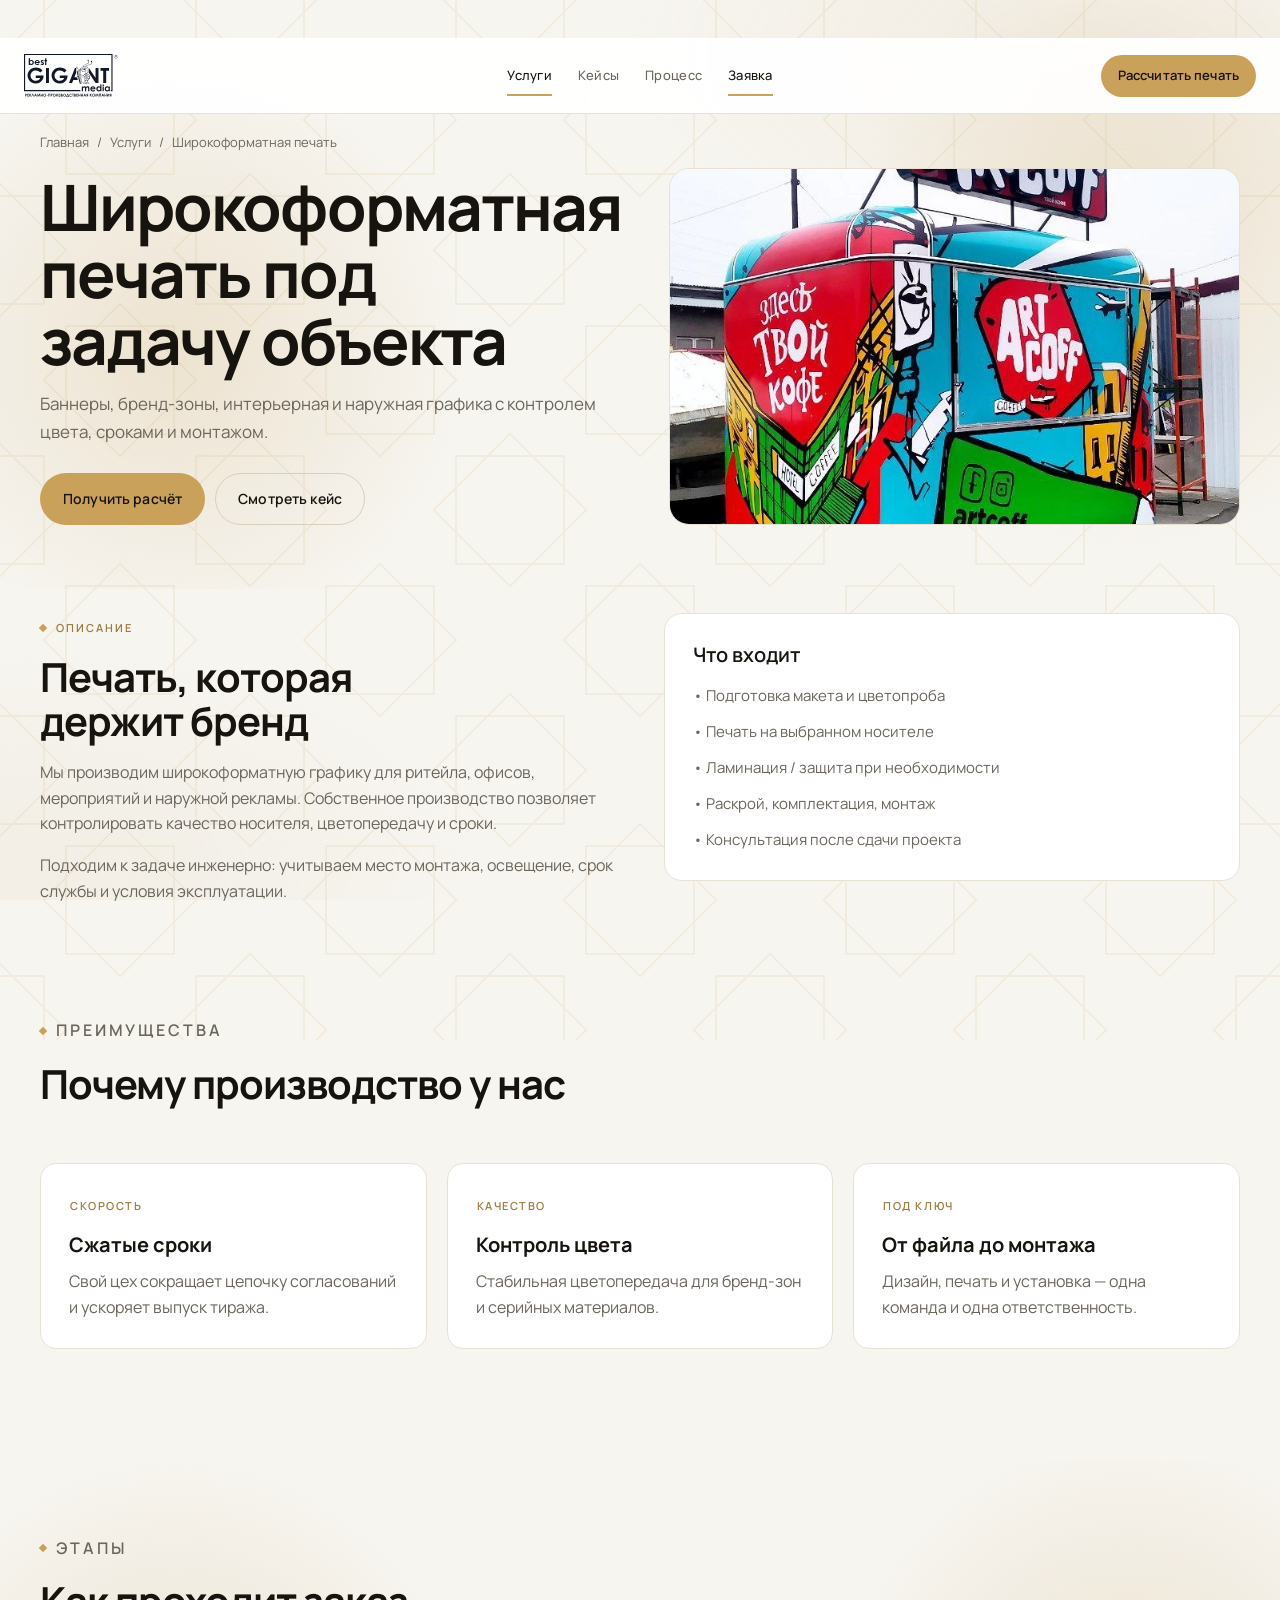
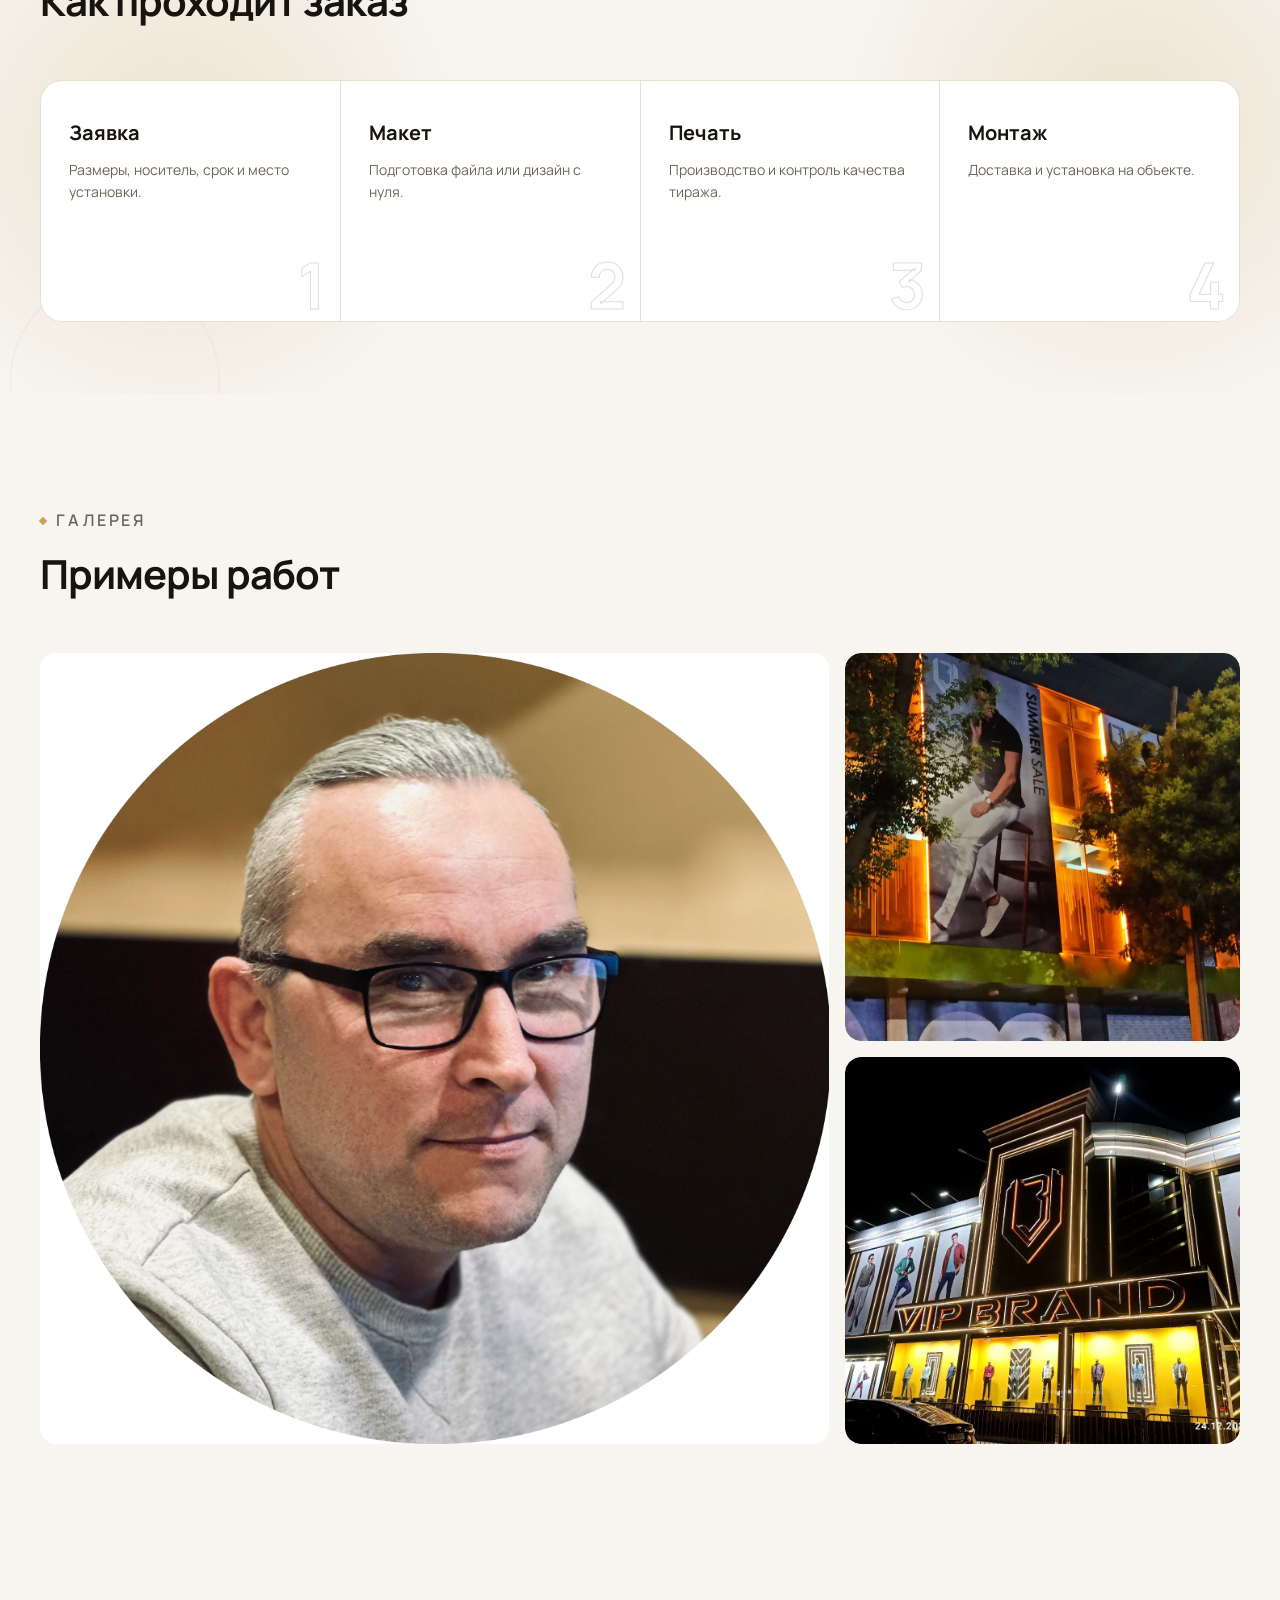
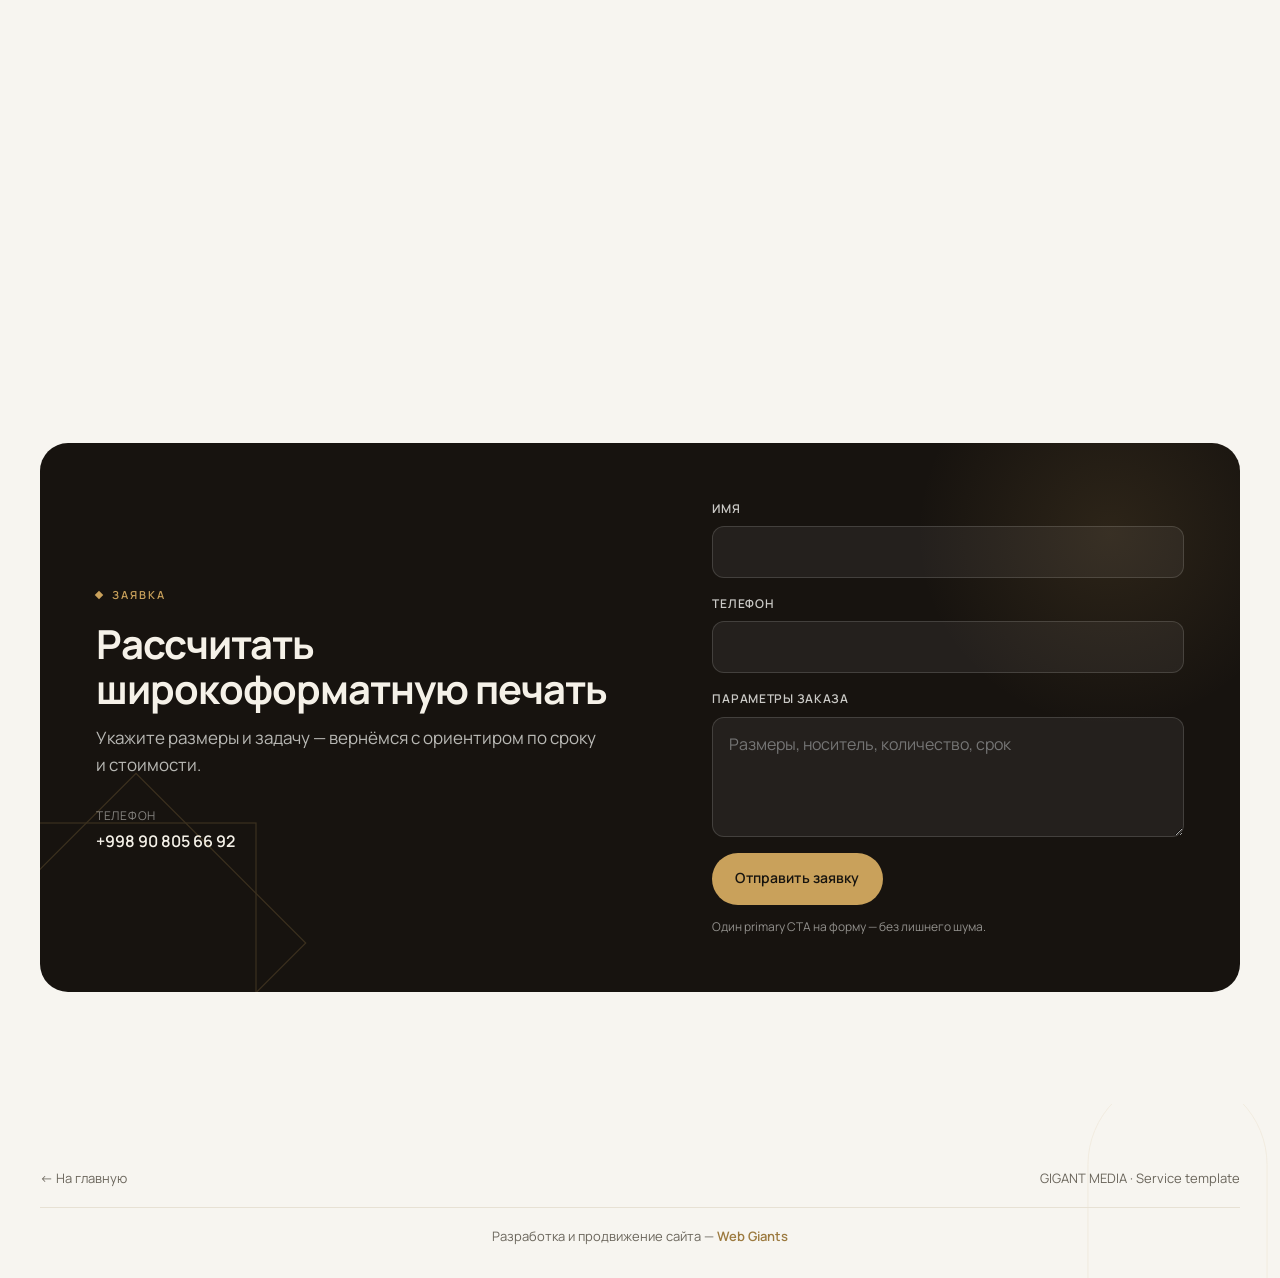
<file: services/wide-format.html>
<!DOCTYPE html>
<html lang="ru">
<head>
  <meta charset="UTF-8" />
  <meta name="viewport" content="width=device-width, initial-scale=1.0" />
  <title>Широкоформатная печать — GIGANT MEDIA</title>
  <link rel="canonical" href="https://esquire0169.github.io/gigant-media/services/wide-format.html" />
  <meta name="description" content="Широкоформатная печать от GIGANT MEDIA: баннеры, бренд-зоны, интерьерная и наружная графика. Собственное производство, дизайн и монтаж." />
  <link rel="preconnect" href="https://fonts.googleapis.com" />
  <link rel="preconnect" href="https://fonts.gstatic.com" crossorigin />
  <link href="https://fonts.googleapis.com/css2?family=Manrope:wght@400;500;600;700&display=swap" rel="stylesheet" />
  <link rel="stylesheet" href="../css/tokens.css?v=gold10" />
  <link rel="stylesheet" href="../css/base.css?v=gold10" />
  <link rel="stylesheet" href="../css/components.css?v=gold10" />
  <link rel="stylesheet" href="../css/pages.css?v=gold10" />
  <link rel="stylesheet" href="../css/strict.css?v=gold10" />
</head>
<body>
  <header class="site-header is-scrolled">
    <div class="container container--wide site-header__inner">
      <a class="logo" href="../index.html" aria-label="GIGANT MEDIA — best GIGANT media">
        <img class="logo__img" src="../assets/brand/logo-dark.svg?v=2" alt="best GIGANT media" width="200" height="52" />
      </a>
      <nav class="nav" aria-label="Основное меню">
        <a class="is-active" href="../index.html#services">Услуги</a>
        <a href="../index.html#cases">Кейсы</a>
        <a href="../index.html#process">Процесс</a>
        <a href="#cta">Заявка</a>
      </nav>
      <div class="header-cta">
        <a class="btn btn--primary" href="#cta">Рассчитать печать</a>
      </div>
      <button class="menu-toggle" type="button" aria-label="Открыть меню" aria-expanded="false">
        <span></span><span></span><span></span>
      </button>
    </div>
  </header>

  <main>
    <section class="page-hero">
      <div class="container page-hero__grid">
        <div class="reveal">
          <nav class="breadcrumb" aria-label="Хлебные крошки">
            <a href="../index.html">Главная</a>
            <span>/</span>
            <a href="../index.html#services">Услуги</a>
            <span>/</span>
            <span>Широкоформатная печать</span>
          </nav>
          <h1 class="h1">Широкоформатная печать под задачу объекта</h1>
          <p class="lead">Баннеры, бренд-зоны, интерьерная и наружная графика с контролем цвета, сроками и монтажом.</p>
          <div class="btn-row" style="margin-top:28px;">
            <a class="btn btn--primary" href="#cta">Получить расчёт</a>
            <a class="btn btn--secondary" href="../cases/retail-zone.html">Смотреть кейс</a>
          </div>
        </div>
        <div class="reveal">
          <div class="case-hero-media">
            <img src="../assets/images/service-2.webp" alt="Широкоформатная печать GIGANT MEDIA" />
          </div>
        </div>
      </div>
    </section>

    <section class="section" style="padding-top:24px;">
      <div class="container split-2">
        <div class="content-block reveal">
          <p class="eyebrow">Описание</p>
          <h2 class="h2">Печать, которая держит бренд</h2>
          <p class="text-muted" style="margin-top:16px;">
            Мы производим широкоформатную графику для ритейла, офисов, мероприятий и наружной рекламы.
            Собственное производство позволяет контролировать качество носителя, цветопередачу и сроки.
          </p>
          <p class="text-muted">
            Подходим к задаче инженерно: учитываем место монтажа, освещение, срок службы и условия эксплуатации.
          </p>
        </div>
        <div class="reveal">
          <div class="card" style="padding:28px;">
            <h3 class="h4" style="margin-bottom:16px;">Что входит</h3>
            <ul style="display:grid;gap:12px;color:var(--color-muted);font-size:15px;">
              <li>• Подготовка макета и цветопроба</li>
              <li>• Печать на выбранном носителе</li>
              <li>• Ламинация / защита при необходимости</li>
              <li>• Раскрой, комплектация, монтаж</li>
              <li>• Консультация после сдачи проекта</li>
            </ul>
          </div>
        </div>
      </div>
    </section>

    <section class="section" style="padding-top:0;">
      <div class="container">
        <div class="section-head reveal">
          <p class="eyebrow">Преимущества</p>
          <h2 class="h2">Почему производство у нас</h2>
        </div>
        <div class="benefit-grid reveal-stagger">
          <article class="card benefit-card reveal">
            <span class="chip chip--soft">Скорость</span>
            <h3>Сжатые сроки</h3>
            <p class="text-muted">Свой цех сокращает цепочку согласований и ускоряет выпуск тиража.</p>
          </article>
          <article class="card benefit-card reveal">
            <span class="chip chip--soft">Качество</span>
            <h3>Контроль цвета</h3>
            <p class="text-muted">Стабильная цветопередача для бренд-зон и серийных материалов.</p>
          </article>
          <article class="card benefit-card reveal">
            <span class="chip chip--soft">Под ключ</span>
            <h3>От файла до монтажа</h3>
            <p class="text-muted">Дизайн, печать и установка — одна команда и одна ответственность.</p>
          </article>
        </div>
      </div>
    </section>

    <section class="section process" style="padding-top:72px;padding-bottom:72px;">
      <div class="container">
        <div class="section-head reveal">
          <p class="eyebrow">Этапы</p>
          <h2 class="h2">Как проходит заказ</h2>
        </div>
        <div class="process-track reveal-stagger">
          <article class="process-step reveal"><div class="process-step__num">1</div><h3>Заявка</h3><p>Размеры, носитель, срок и место установки.</p></article>
          <article class="process-step reveal"><div class="process-step__num">2</div><h3>Макет</h3><p>Подготовка файла или дизайн с нуля.</p></article>
          <article class="process-step reveal"><div class="process-step__num">3</div><h3>Печать</h3><p>Производство и контроль качества тиража.</p></article>
          <article class="process-step reveal"><div class="process-step__num">4</div><h3>Монтаж</h3><p>Доставка и установка на объекте.</p></article>
        </div>
      </div>
    </section>

    <section class="section">
      <div class="container">
        <div class="section-head reveal">
          <p class="eyebrow">Галерея</p>
          <h2 class="h2">Примеры работ</h2>
        </div>
        <div class="gallery reveal">
          <div class="gallery__main"><img src="../assets/images/prod-1.webp" alt="Пример широкоформатной печати" /></div>
          <div class="gallery__side">
            <div><img src="../assets/images/case-1.webp" alt="Бренд-зона" /></div>
            <div><img src="../assets/images/case-3.webp" alt="Наружная графика" /></div>
          </div>
        </div>
      </div>
    </section>

    <section class="section" style="padding-top:0;">
      <div class="container">
        <div class="section-head reveal">
          <p class="eyebrow">FAQ</p>
          <h2 class="h2">Частые вопросы</h2>
        </div>
        <div class="faq reveal">
          <details open>
            <summary>Какие носители вы печатаете?</summary>
            <p>Баннерные ткани, пленки, интерьерные материалы и носители под задачу объекта — подбираем по сроку службы и условиям эксплуатации.</p>
          </details>
          <details>
            <summary>Можно ли заказать только печать без монтажа?</summary>
            <p>Да. Можно отдельно печать, отдельно монтаж или полный цикл под ключ.</p>
          </details>
          <details>
            <summary>Сколько занимает производство?</summary>
            <p>Срок зависит от объёма и сложности. После брифа фиксируем дату в коммерческом предложении.</p>
          </details>
        </div>
      </div>
    </section>

    <section class="section" id="cta">
      <div class="container">
        <div class="cta-band reveal">
          <div>
            <p class="eyebrow" style="color:var(--color-primary);">Заявка</p>
            <h2 class="h2">Рассчитать широкоформатную печать</h2>
            <p class="lead">Укажите размеры и задачу — вернёмся с ориентиром по сроку и стоимости.</p>
            <div class="contact-aside">
              <div class="contact-item">
                <span>Телефон</span>
                <a href="tel:+998908056692">+998 90 805 66 92</a>
              </div>
            </div>
          </div>
          <form data-lead-form>
            <div class="field">
              <label for="name">Имя</label>
              <input id="name" name="name" required />
            </div>
            <div class="field">
              <label for="phone">Телефон</label>
              <input id="phone" name="phone" type="tel" required />
            </div>
            <div class="field">
              <label for="msg">Параметры заказа</label>
              <textarea id="msg" name="message" placeholder="Размеры, носитель, количество, срок"></textarea>
            </div>
            <button class="btn btn--primary" type="submit">Отправить заявку</button>
            <p class="form-note">Один primary CTA на форму — без лишнего шума.</p>
          </form>
        </div>
      </div>
    </section>
  </main>

  <footer class="site-footer">
    <div class="container footer-bottom" style="border:0;padding-top:0;">
      <a href="../index.html">← На главную</a>
      <span>GIGANT MEDIA · Service template</span>
    </div>
    <div class="container footer-dev">
      <p data-i18n-html="footer.dev">Разработка и продвижение сайта — <a href="https://t.me/webgiants" target="_blank" rel="noopener noreferrer">Web Giants</a></p>
    </div>
  </footer>
  <script src="../js/main.js?v=gold10"></script>
</body>
</html>
</file>
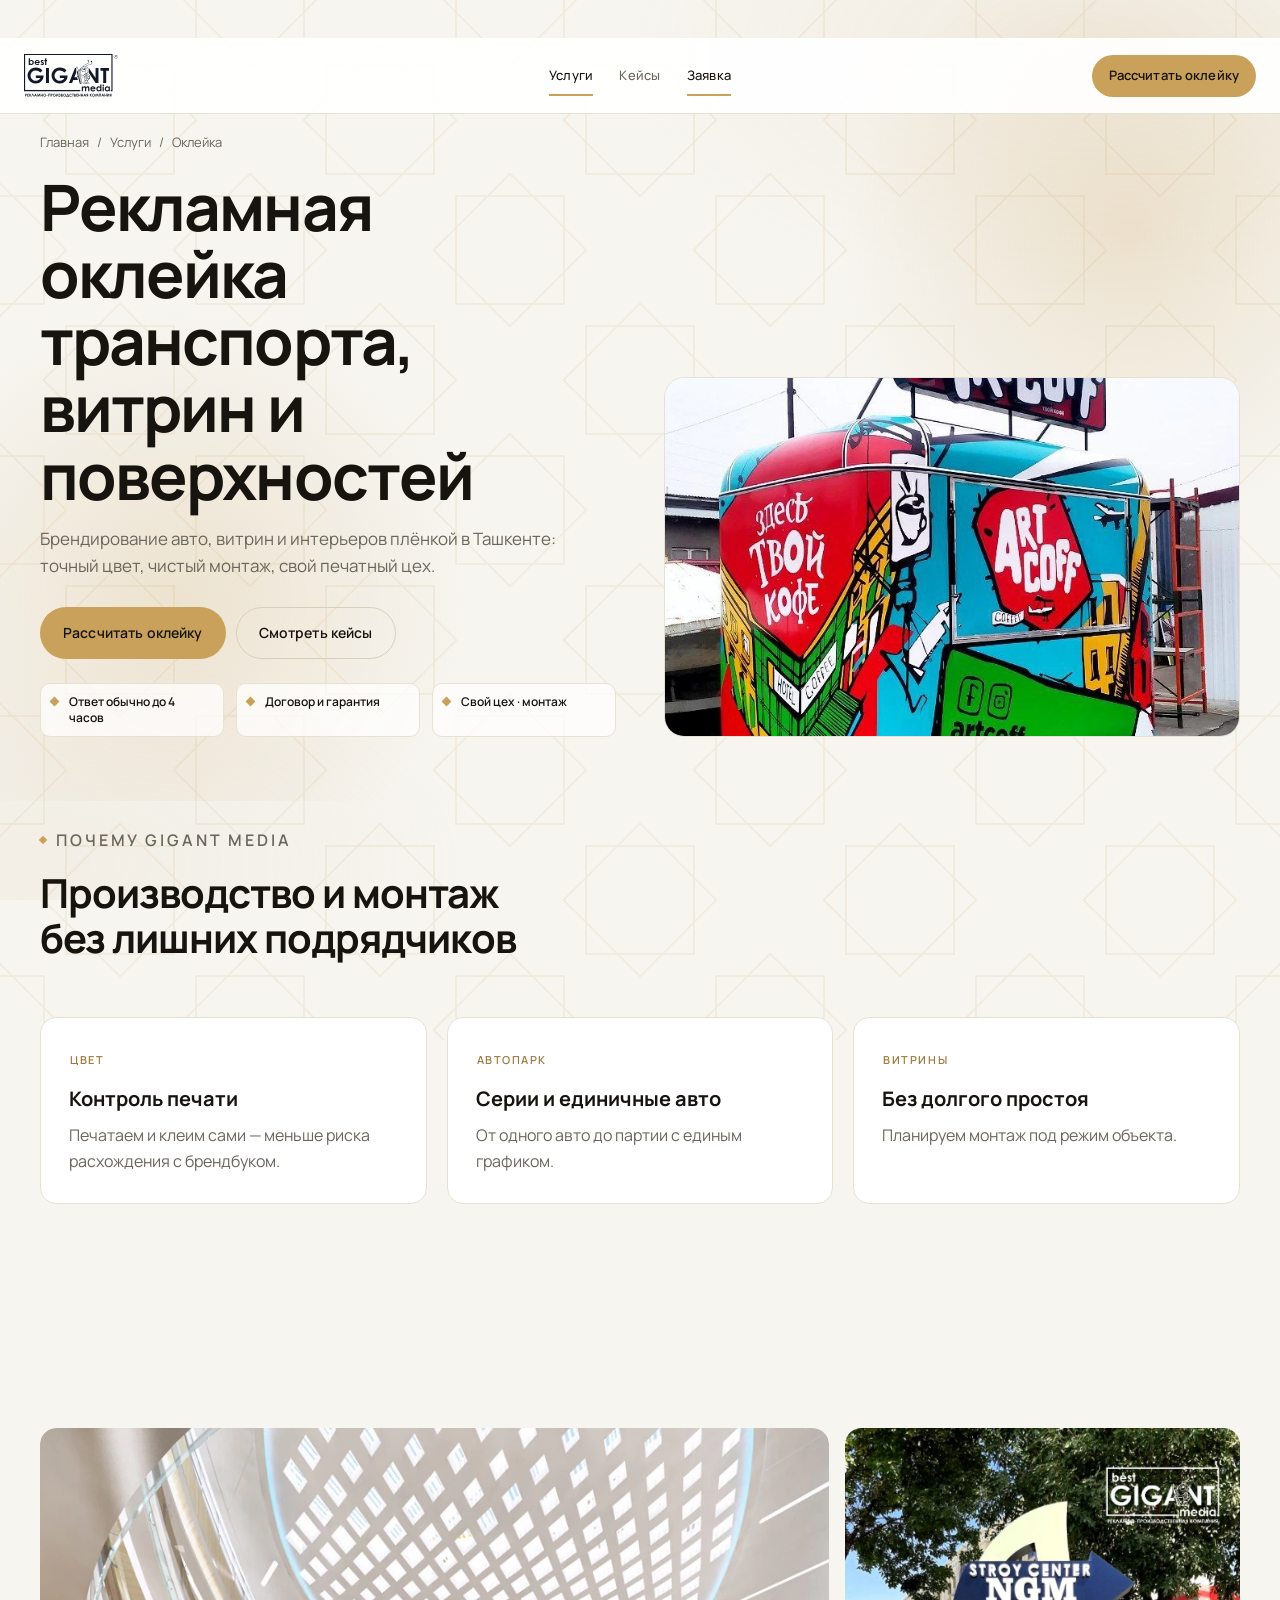
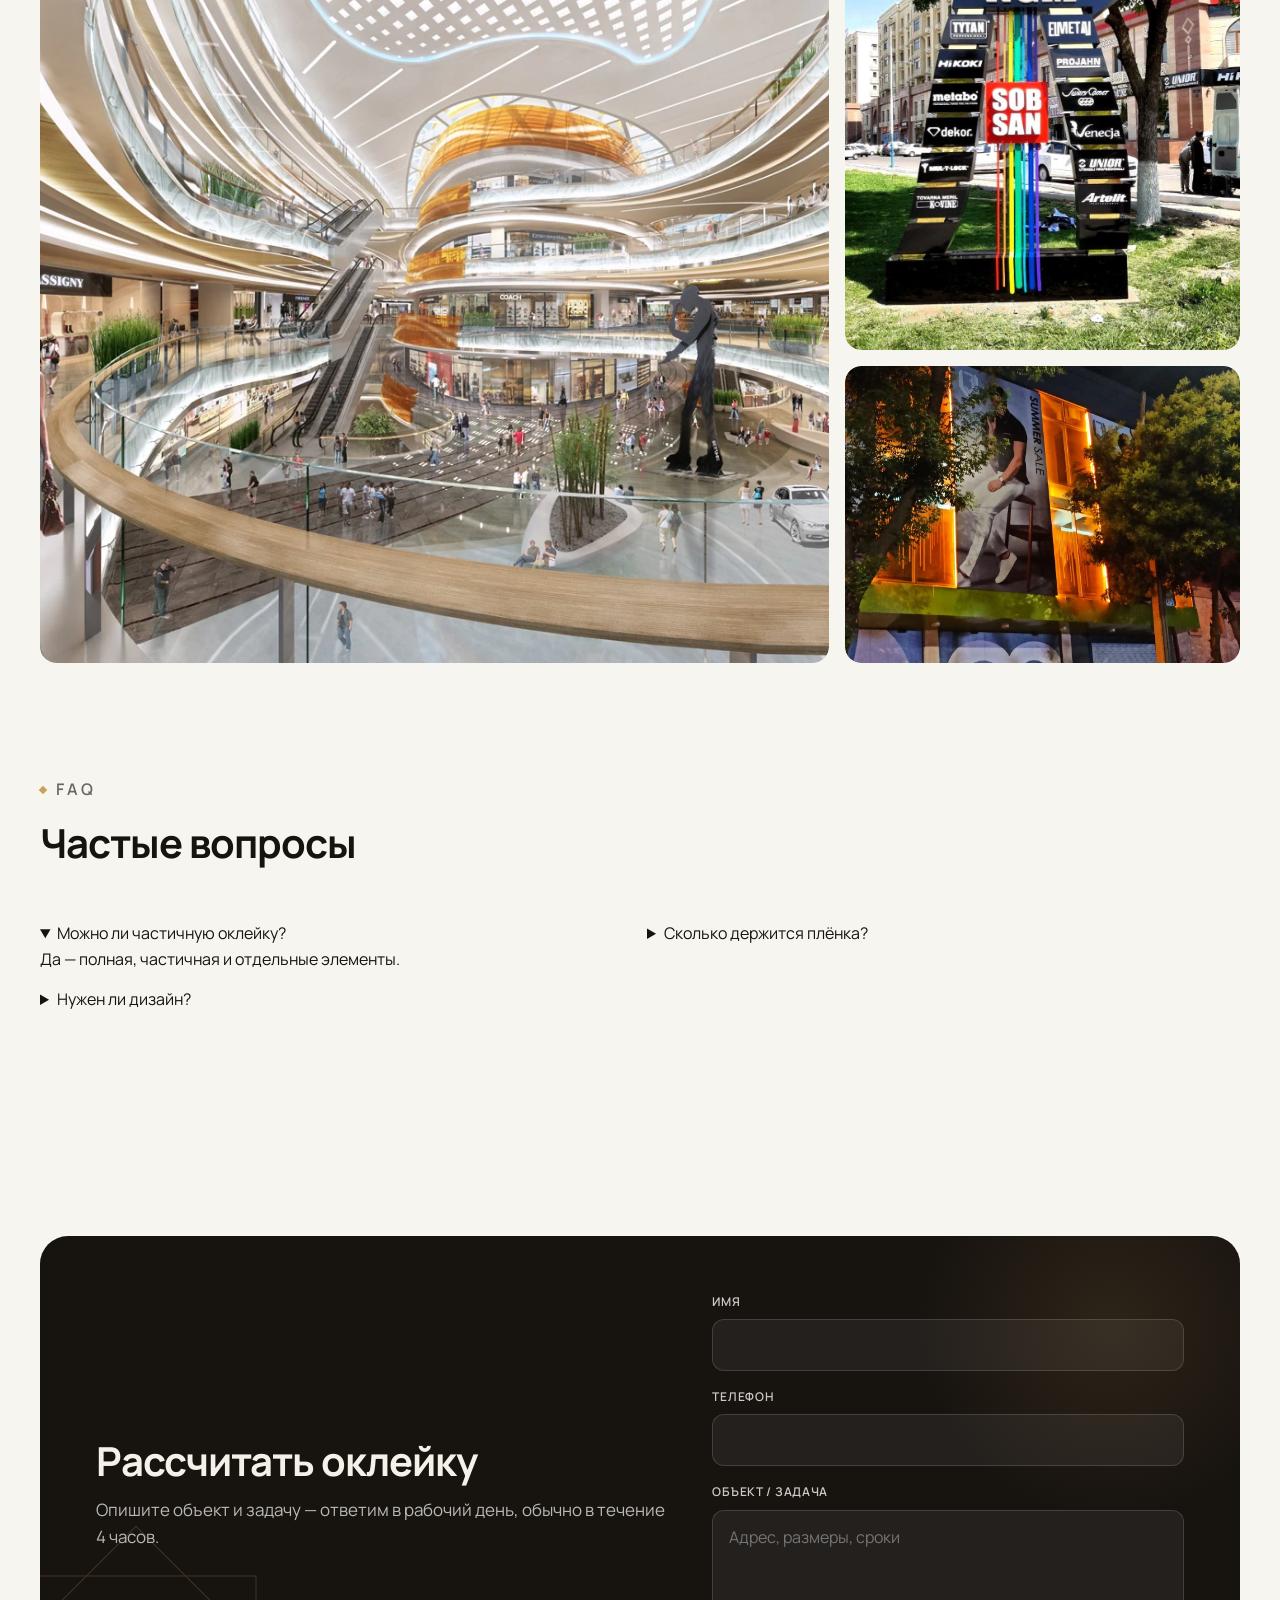
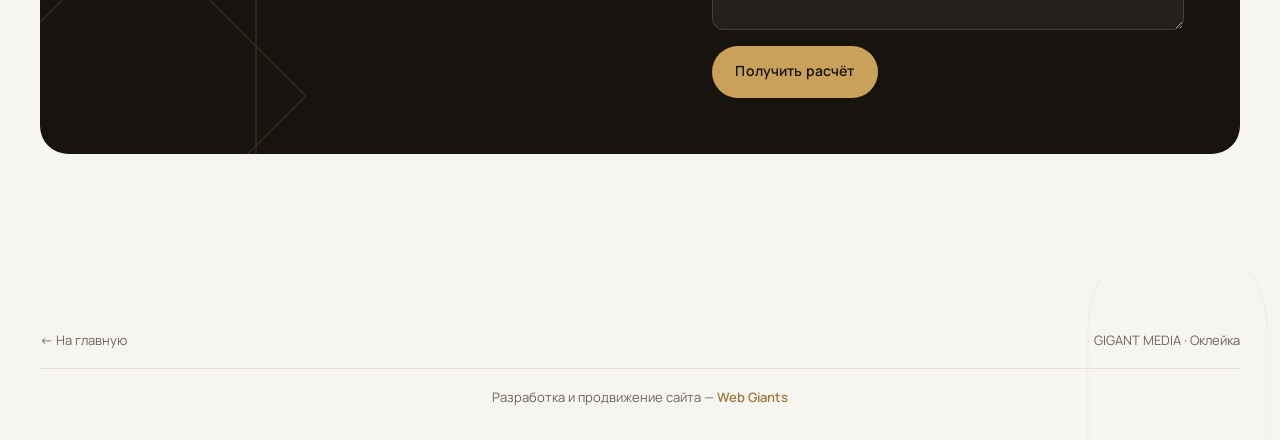
<file: services/wrapping.html>
<!DOCTYPE html>
<html lang="ru">
<head>
  <meta charset="UTF-8" />
  <meta name="viewport" content="width=device-width, initial-scale=1.0" />
  <title>Оклейка транспорта и витрин — GIGANT MEDIA</title>
  <meta name="description" content="Брендирование авто, витрин и интерьеров плёнкой в Ташкенте: точный цвет, чистый монтаж, свой печатный цех." />
  <link rel="canonical" href="https://esquire0169.github.io/gigant-media/services/wrapping.html" />
  <link rel="preconnect" href="https://fonts.googleapis.com" />
  <link rel="preconnect" href="https://fonts.gstatic.com" crossorigin />
  <link href="https://fonts.googleapis.com/css2?family=Manrope:wght@400;500;600;700&display=swap" rel="stylesheet" />
  <link rel="stylesheet" href="../css/tokens.css?v=gold10" />
  <link rel="stylesheet" href="../css/base.css?v=gold10" />
  <link rel="stylesheet" href="../css/components.css?v=gold10" />
  <link rel="stylesheet" href="../css/pages.css?v=gold10" />
  <link rel="stylesheet" href="../css/strict.css?v=gold10" />
</head>
<body>
  <header class="site-header is-scrolled">
    <div class="container container--wide site-header__inner">
      <a class="logo" href="../index.html" aria-label="GIGANT MEDIA">
        <img class="logo__img" src="../assets/brand/logo-dark.svg?v=2" alt="best GIGANT media" width="200" height="52" />
      </a>
      <nav class="nav" aria-label="Основное меню">
        <a class="is-active" href="../index.html#services">Услуги</a>
        <a href="../index.html#cases">Кейсы</a>
        <a href="#cta">Заявка</a>
      </nav>
      <div class="header-cta">
        <a class="btn btn--primary" href="#cta">Рассчитать оклейку</a>
      </div>
      <button class="menu-toggle" type="button" aria-label="Открыть меню" aria-expanded="false">
        <span></span><span></span><span></span>
      </button>
    </div>
  </header>

  <main>
    <section class="page-hero">
      <div class="container page-hero__grid">
        <div class="reveal">
          <nav class="breadcrumb" aria-label="Хлебные крошки">
            <a href="../index.html">Главная</a>
            <span>/</span>
            <a href="../index.html#services">Услуги</a>
            <span>/</span>
            <span>Оклейка</span>
          </nav>
          <h1 class="h1">Рекламная оклейка транспорта, витрин и поверхностей</h1>
          <p class="lead">Брендирование авто, витрин и интерьеров плёнкой в Ташкенте: точный цвет, чистый монтаж, свой печатный цех.</p>
          <div class="btn-row" style="margin-top:28px;">
            <a class="btn btn--primary" href="#cta">Рассчитать оклейку</a>
            <a class="btn btn--secondary" href="../index.html#cases">Смотреть кейсы</a>
          </div>
          <ul class="trust-strip trust-strip--page">
            <li>Ответ обычно до 4 часов</li>
            <li>Договор и гарантия</li>
            <li>Свой цех · монтаж</li>
          </ul>
        </div>
        <div class="reveal">
          <div class="case-hero-media">
            <img src="../assets/services/10-wrapping.webp" alt="Оклейка транспорта GIGANT MEDIA" />
          </div>
        </div>
      </div>
    </section>

    <section class="section" style="padding-top:24px;">
      <div class="container">
        <div class="section-head reveal">
          <p class="eyebrow">Почему GIGANT MEDIA</p>
          <h2 class="h2">Производство и монтаж без лишних подрядчиков</h2>
        </div>
        <div class="benefit-grid reveal-stagger">
          <article class="card benefit-card reveal">
            <span class="chip chip--soft">Цвет</span>
            <h3>Контроль печати</h3>
            <p class="text-muted">Печатаем и клеим сами — меньше риска расхождения с брендбуком.</p>
          </article>
          <article class="card benefit-card reveal">
            <span class="chip chip--soft">Автопарк</span>
            <h3>Серии и единичные авто</h3>
            <p class="text-muted">От одного авто до партии с единым графиком.</p>
          </article>
          <article class="card benefit-card reveal">
            <span class="chip chip--soft">Витрины</span>
            <h3>Без долгого простоя</h3>
            <p class="text-muted">Планируем монтаж под режим объекта.</p>
          </article>
        </div>
      </div>
    </section>

    <section class="section">
      <div class="container gallery reveal">
        <div class="gallery__main"><img src="../assets/images/prod-2.webp" alt="Производство GIGANT MEDIA" /></div>
        <div class="gallery__side">
          <div><img src="../assets/images/about-1.webp" alt="Готовые изделия" /></div>
          <div><img src="../assets/images/case-1.webp" alt="Объект после монтажа" /></div>
        </div>
      </div>
    </section>

    <section class="section" style="padding-top:0;">
      <div class="container">
        <div class="section-head reveal">
          <p class="eyebrow">FAQ</p>
          <h2 class="h2">Частые вопросы</h2>
        </div>
        <div class="faq reveal">
          <details open>
            <summary>Можно ли частичную оклейку?</summary>
            <p>Да — полная, частичная и отдельные элементы.</p>
          </details>
          <details>
            <summary>Сколько держится плёнка?</summary>
            <p>Срок зависит от материала и условий эксплуатации — подберём плёнку под задачу.</p>
          </details>
          <details>
            <summary>Нужен ли дизайн?</summary>
            <p>Можем сделать макет или работать по вашему файлу.</p>
          </details>
        </div>
      </div>
    </section>

    <section class="section" id="cta">
      <div class="container">
        <div class="cta-band reveal">
          <div>
            <h2 class="h2">Рассчитать оклейку</h2>
            <p class="lead">Опишите объект и задачу — ответим в рабочий день, обычно в течение 4 часов.</p>
          </div>
          <form data-lead-form>
            <div class="field"><label for="name">Имя</label><input id="name" name="name" required autocomplete="name" /></div>
            <div class="field"><label for="phone">Телефон</label><input id="phone" name="phone" type="tel" required autocomplete="tel" /></div>
            <div class="field"><label for="msg">Объект / задача</label><textarea id="msg" name="message" placeholder="Адрес, размеры, сроки"></textarea></div>
            <button class="btn btn--primary" type="submit">Получить расчёт</button>
            <div class="form-success" data-form-success hidden>
              <p>Заявка принята. Можете сразу написать в WhatsApp.</p>
              <div class="form-success__actions">
                <a class="btn btn--primary" href="https://wa.me/998908056692" target="_blank" rel="noopener">WhatsApp</a>
                <a class="btn btn--secondary" href="tel:+998908056692">Позвонить</a>
              </div>
            </div>
          </form>
        </div>
      </div>
    </section>
  </main>

  <footer class="site-footer">
    <div class="container footer-bottom" style="border:0;padding-top:0;">
      <a href="../index.html">← На главную</a>
      <span>GIGANT MEDIA · Оклейка</span>
    </div>
    <div class="container footer-dev">
      <p data-i18n-html="footer.dev">Разработка и продвижение сайта — <a href="https://t.me/webgiants" target="_blank" rel="noopener noreferrer">Web Giants</a></p>
    </div>
  </footer>
  <script src="../js/main.js?v=gold10"></script>
</body>
</html>
</file>
<file: css/tokens.css>
:root {
  /* Color — warm gold accent on graphite / travertine neutrals */
  --color-primary: #c9a15b;
  --color-primary-dark: #9c7a3f;
  --color-primary-soft: rgba(201, 161, 91, 0.12);
  --color-bg: #f7f5f0;
  --color-bg-elevated: #ffffff;
  --color-surface: #faf8f3;
  --color-ink: #17140f;
  --color-muted: #6b665c;
  --color-line: #e7e1d4;
  --color-line-strong: #d8cfba;
  --color-success: #16a34a;
  --color-warning: #f59e0b;
  --color-error: #dc2626;
  --color-ink-inverse: #f5f1e8;
  --color-surface-dark: #17130f;

  /* Radius — soft arch geometry, Uzbek portal curves in miniature */
  --radius-sm: 10px;
  --radius-md: 14px;
  --radius-lg: 20px;
  --radius-xl: 26px;
  --radius-card: 18px;
  --radius-button: 999px;
  --radius-input: 12px;

  /* Shadow — soft, warm, low-alpha elevation */
  --shadow-soft: 0 1px 2px rgba(23, 20, 15, 0.04);
  --shadow-card: 0 12px 32px -18px rgba(23, 20, 15, 0.16);
  --shadow-hover: 0 24px 48px -24px rgba(23, 20, 15, 0.22);
  --shadow-gold: 0 12px 28px -14px rgba(201, 161, 91, 0.45);

  /* Motion */
  --ease-standard: cubic-bezier(0.22, 1, 0.36, 1);
  --ease-spring: cubic-bezier(0.34, 1.26, 0.64, 1);
  --dur-fast: 160ms;
  --dur-base: 260ms;
  --dur-slow: 420ms;
  --dur-reveal: 700ms;

  /* Layout */
  --container: 1200px;
  --container-wide: 1360px;
  --gutter: 24px;
  --section-y: 112px;
  --header-h: 76px;
  --topbar-h: 38px;
  --chrome-h: calc(var(--topbar-h) + var(--header-h));

  /* Type */
  --font: "Manrope", Inter, Arial, sans-serif;
  --fw-regular: 400;
  --fw-medium: 500;
  --fw-semibold: 600;
  --fw-bold: 700;
}

@media (max-width: 768px) {
  :root {
    --gutter: 16px;
    --section-y: 72px;
    --header-h: 64px;
    --topbar-h: 34px;
    --chrome-h: calc(var(--topbar-h) + var(--header-h));
  }
}

body.no-topbar {
  --topbar-h: 0px;
}
</file>
<file: css/base.css>
*,
*::before,
*::after {
  box-sizing: border-box;
}

html {
  scroll-behavior: smooth;
}

body {
  margin: 0;
  font-family: var(--font);
  font-size: 16px;
  line-height: 1.6;
  font-weight: var(--fw-regular);
  color: var(--color-ink);
  background: var(--color-bg);
  -webkit-font-smoothing: antialiased;
  text-rendering: optimizeLegibility;
}

img,
video {
  max-width: 100%;
  display: block;
}

a {
  color: inherit;
  text-decoration: none;
}

button,
input,
textarea,
select {
  font: inherit;
}

h1, h2, h3, h4, p {
  margin: 0;
}

ul, ol {
  margin: 0;
  padding: 0;
  list-style: none;
}

:focus-visible {
  outline: 2px solid var(--color-primary-dark);
  outline-offset: 3px;
}

::selection {
  background: rgba(201, 161, 91, 0.3);
}

.container {
  width: min(100% - var(--gutter) * 2, var(--container));
  margin-inline: auto;
}

.container--wide {
  width: min(100% - var(--gutter) * 2, var(--container-wide));
}

.section {
  padding-block: var(--section-y);
}

.section--tight {
  padding-block: 72px;
}

.eyebrow {
  display: inline-flex;
  align-items: center;
  gap: 10px;
  font-size: 11px;
  font-weight: var(--fw-semibold);
  letter-spacing: 0.18em;
  text-transform: uppercase;
  color: var(--color-primary-dark);
  margin-bottom: 18px;
}

.eyebrow::before {
  content: "";
  width: 6px;
  height: 6px;
  transform: rotate(45deg);
  background: var(--color-primary);
  flex-shrink: 0;
}

.h1 {
  font-size: clamp(40px, 5.5vw, 64px);
  line-height: 1.05;
  font-weight: var(--fw-bold);
  letter-spacing: -0.03em;
  text-wrap: balance;
}

.h2 {
  font-size: clamp(30px, 3.4vw, 40px);
  line-height: 1.12;
  font-weight: var(--fw-bold);
  letter-spacing: -0.025em;
  text-wrap: balance;
}

.h3 {
  font-size: clamp(22px, 2.4vw, 28px);
  line-height: 1.2;
  font-weight: var(--fw-semibold);
  letter-spacing: -0.01em;
}

.h4 {
  font-size: 20px;
  line-height: 1.3;
  font-weight: var(--fw-semibold);
}

.lead {
  font-size: 17px;
  line-height: 1.6;
  color: var(--color-muted);
  text-wrap: pretty;
}

.text-muted {
  color: var(--color-muted);
}

.section-head {
  max-width: 640px;
  margin-bottom: 56px;
}

.section-head .h2 {
  margin-bottom: 14px;
}

.section-head p {
  color: var(--color-muted);
  font-size: 16px;
  max-width: 46ch;
}

/* Shared strict panel grid */
.panel-grid {
  display: grid;
  gap: 1px;
  background: var(--color-line);
  border: 1px solid var(--color-line);
}

.panel-cell {
  position: relative;
  background: var(--color-bg-elevated);
  padding: 36px 32px 48px;
  overflow: hidden;
  min-height: 260px;
  transition: background var(--dur-base) var(--ease-standard);
}

.panel-cell:hover {
  background: #f4f0e7;
}

.panel-cell__line {
  width: 22px;
  height: 1px;
  background: var(--color-primary);
  margin-bottom: 18px;
  transition: width 0.35s var(--ease-standard);
}

.panel-cell:hover .panel-cell__line {
  width: 40px;
}

.panel-cell__chip {
  margin: 0 0 12px;
  font-size: 11px;
  font-weight: var(--fw-semibold);
  letter-spacing: 0.14em;
  text-transform: uppercase;
  color: var(--color-primary-dark);
}

.panel-cell__num {
  position: absolute;
  right: 18px;
  bottom: 4px;
  font-size: clamp(56px, 7vw, 92px);
  font-weight: var(--fw-bold);
  letter-spacing: -0.04em;
  line-height: 1;
  color: transparent;
  -webkit-text-stroke: 1px color-mix(in srgb, var(--color-ink) 14%, transparent);
  user-select: none;
  pointer-events: none;
}

/* Reveal */
.reveal {
  opacity: 0;
  transform: translateY(18px);
  transition:
    opacity var(--dur-reveal) var(--ease-standard),
    transform var(--dur-reveal) var(--ease-standard);
}

.reveal.is-in {
  opacity: 1;
  transform: translateY(0);
}

.reveal-stagger > .reveal:nth-child(1) { transition-delay: 0ms; }
.reveal-stagger > .reveal:nth-child(2) { transition-delay: 70ms; }
.reveal-stagger > .reveal:nth-child(3) { transition-delay: 140ms; }
.reveal-stagger > .reveal:nth-child(4) { transition-delay: 210ms; }
.reveal-stagger > .reveal:nth-child(5) { transition-delay: 280ms; }
.reveal-stagger > .reveal:nth-child(6) { transition-delay: 350ms; }
.reveal-stagger > .reveal:nth-child(7) { transition-delay: 420ms; }
.reveal-stagger > .reveal:nth-child(8) { transition-delay: 490ms; }
.reveal-stagger > .reveal:nth-child(9) { transition-delay: 560ms; }
.reveal-stagger > .reveal:nth-child(10) { transition-delay: 630ms; }

@media (prefers-reduced-motion: reduce) {
  html { scroll-behavior: auto; }
  .reveal,
  .hero__copy.reveal > * {
    opacity: 1 !important;
    transform: none !important;
    transition: none !important;
  }
}
</file>
<file: css/components.css>
/* Top utility bar (KLZ-inspired) */
.topbar {
  position: fixed;
  inset: 0 0 auto;
  z-index: 110;
  height: var(--topbar-h);
  background: #fff;
  border-bottom: 1px solid var(--color-line);
}

.topbar__inner {
  height: 100%;
  display: flex;
  align-items: center;
  justify-content: space-between;
  gap: 16px;
}

.topbar__links,
.topbar__contacts,
.topbar__social {
  display: flex;
  align-items: center;
  gap: 14px;
}

.topbar__links a,
.topbar__phone {
  font-size: 12px;
  font-weight: var(--fw-medium);
  color: var(--color-muted);
  letter-spacing: 0.01em;
}

.topbar__links a:hover,
.topbar__phone:hover {
  color: var(--color-ink);
}

.topbar__phone {
  display: inline-flex;
  align-items: center;
  gap: 6px;
  font-weight: var(--fw-semibold);
  color: var(--color-ink);
}

.topbar__phone::before {
  content: "";
  width: 6px;
  height: 6px;
  transform: rotate(45deg);
  background: var(--color-primary);
}

.topbar__phone--secondary {
  color: var(--color-muted);
  font-weight: var(--fw-medium);
}

.topbar__social a {
  width: 24px;
  height: 24px;
  display: inline-flex;
  align-items: center;
  justify-content: center;
  border: 1px solid var(--color-line-strong);
  font-size: 10px;
  font-weight: var(--fw-bold);
  color: var(--color-ink);
}

.topbar__social a:hover {
  border-color: var(--color-primary);
  background: var(--color-primary-soft);
}

/* Buttons */
.btn {
  display: inline-flex;
  align-items: center;
  justify-content: center;
  gap: 10px;
  height: 52px;
  padding: 0 22px;
  border-radius: var(--radius-button);
  border: 1px solid transparent;
  font-size: 14px;
  font-weight: var(--fw-semibold);
  letter-spacing: 0.01em;
  cursor: pointer;
  transition:
    background var(--dur-fast) var(--ease-standard),
    border-color var(--dur-fast) var(--ease-standard),
    color var(--dur-fast) var(--ease-standard),
    transform var(--dur-base) var(--ease-spring),
    box-shadow var(--dur-base) var(--ease-standard);
  white-space: nowrap;
}

.btn:hover {
  transform: translateY(-1px);
}

.btn:active {
  transform: translateY(0);
  transition-duration: 80ms;
}

.btn--primary {
  background: var(--color-primary);
  color: var(--color-ink);
  box-shadow: none;
}

.btn--primary:hover {
  background: #d6b374;
  box-shadow: var(--shadow-gold);
}

.btn--primary:active {
  background: var(--color-primary-dark);
  box-shadow: none;
}

.btn--secondary {
  background: transparent;
  color: var(--color-ink);
  border-color: var(--color-line-strong);
}

.btn--secondary:hover {
  border-color: var(--color-ink);
  background: transparent;
}

.btn--ghost {
  background: transparent;
  border-color: rgba(255, 255, 255, 0.22);
  color: var(--color-ink-inverse);
}

.btn--dark {
  background: var(--color-ink);
  color: #fff;
}

.btn-row {
  display: flex;
  flex-wrap: wrap;
  gap: 10px;
}

/* Header */
.site-header {
  position: fixed;
  inset: var(--topbar-h) 0 auto;
  z-index: 100;
  height: var(--header-h);
  background: rgba(255, 255, 255, 0.92);
  border-bottom: 1px solid var(--color-line);
  transition:
    background var(--dur-base) var(--ease-standard),
    border-color var(--dur-base) var(--ease-standard);
}

.site-header.is-scrolled {
  background: rgba(255, 255, 255, 0.88);
  backdrop-filter: blur(14px) saturate(160%);
  -webkit-backdrop-filter: blur(14px) saturate(160%);
  border-bottom-color: var(--color-line);
  box-shadow: 0 8px 24px -20px rgba(23, 20, 15, 0.25);
}

.site-header__inner {
  height: 100%;
  display: grid;
  grid-template-columns: 1fr auto 1fr;
  align-items: center;
  gap: 24px;
}

.logo {
  display: inline-flex;
  align-items: center;
  justify-self: start;
  line-height: 0;
  max-width: 100%;
}

.logo__img {
  display: block;
  height: 44px;
  width: auto;
  max-width: min(220px, 52vw);
  object-fit: contain;
}

.logo--footer .logo__img {
  height: 72px;
  max-width: 280px;
}

.logo__mark {
  width: 10px;
  height: 10px;
  border-radius: 50%;
  background: var(--color-primary);
}

.nav {
  display: flex;
  align-items: center;
  gap: 26px;
}

.nav a {
  position: relative;
  font-size: 13px;
  font-weight: var(--fw-medium);
  letter-spacing: 0.02em;
  color: var(--color-muted);
  transition: color var(--dur-fast) var(--ease-standard);
}

.nav a::after {
  content: "";
  position: absolute;
  left: 0;
  right: 0;
  bottom: -10px;
  height: 2px;
  background: var(--color-primary);
  transform: scaleX(0);
  transform-origin: left;
  transition: transform var(--dur-fast) var(--ease-standard);
}

.nav a:hover,
.nav a.is-active {
  color: var(--color-ink);
}

.nav a:hover::after,
.nav a.is-active::after {
  transform: scaleX(1);
}

.header-actions {
  justify-self: end;
  display: flex;
  align-items: center;
  gap: 12px;
}

.header-cta {
  justify-self: end;
}

.header-cta .btn {
  height: 42px;
  padding: 0 16px;
  font-size: 13px;
}

.lang-switch {
  display: inline-flex;
  align-items: center;
  gap: 0;
  padding: 0;
  border-radius: 12px;
  overflow: hidden;
  border: 1px solid var(--color-line);
  background: var(--color-bg);
}

.lang-switch__btn {
  min-width: 38px;
  height: 34px;
  padding: 0 8px;
  border-radius: 0;
  border: 0;
  border-right: 1px solid var(--color-line);
  background: transparent;
  color: var(--color-muted);
  font-size: 11px;
  font-weight: 700;
  letter-spacing: 0.06em;
  cursor: pointer;
  transition: background var(--dur-fast) var(--ease-standard), color var(--dur-fast) var(--ease-standard);
}

.lang-switch__btn:last-child {
  border-right: 0;
}

.lang-switch__btn:hover:not(.is-active) {
  background: var(--color-primary-soft);
  color: var(--color-ink);
}

.lang-switch__btn.is-active {
  background: var(--color-primary);
  color: var(--color-ink);
}

.skip-link {
  position: absolute;
  left: -999px;
  top: 0;
  background: var(--color-ink);
  color: #fff;
  padding: 8px 12px;
  z-index: 200;
}

.skip-link:focus {
  left: 12px;
  top: 12px;
}

.menu-toggle {
  display: none;
  width: 44px;
  height: 44px;
  border-radius: var(--radius-md);
  border: 1px solid var(--color-line);
  background: var(--color-bg);
  justify-self: end;
  place-items: center;
  cursor: pointer;
}

.menu-toggle span {
  display: block;
  width: 18px;
  height: 1px;
  background: var(--color-ink);
  margin: 4px 0;
  transition:
    transform var(--dur-base) var(--ease-standard),
    opacity var(--dur-fast) var(--ease-standard);
}

.site-header.is-open .menu-toggle span:nth-child(1) {
  transform: translateY(5px) rotate(45deg);
}

.site-header.is-open .menu-toggle span:nth-child(2) {
  opacity: 0;
}

.site-header.is-open .menu-toggle span:nth-child(3) {
  transform: translateY(-5px) rotate(-45deg);
}

/* Cards */
.card {
  background: var(--color-bg-elevated);
  border: 1px solid var(--color-line);
  border-radius: var(--radius-card);
  box-shadow: none;
  transition: border-color var(--dur-base) var(--ease-standard), background var(--dur-base) var(--ease-standard);
}

.card:hover {
  transform: none;
  box-shadow: none;
  border-color: color-mix(in srgb, var(--color-primary) 40%, var(--color-line));
}

.card__media {
  overflow: hidden;
  border-radius: 12px;
  aspect-ratio: 16 / 10;
  background: var(--color-bg-elevated);
}

.card__media img {
  width: 100%;
  height: 100%;
  object-fit: cover;
  transition: transform var(--dur-slow) var(--ease-standard);
}

.card:hover .card__media img {
  transform: scale(1.03);
}

/* Forms */
.field {
  display: grid;
  gap: 8px;
  margin-bottom: 16px;
}

.field label {
  font-size: 12px;
  font-weight: var(--fw-semibold);
  letter-spacing: 0.06em;
  text-transform: uppercase;
  color: var(--color-muted);
}

.field input,
.field textarea,
.field select {
  height: 52px;
  width: 100%;
  border: 1px solid var(--color-line-strong);
  border-radius: var(--radius-input);
  background: var(--color-bg);
  padding: 0 16px;
  color: var(--color-ink);
  transition:
    border-color var(--dur-fast) var(--ease-standard),
    box-shadow var(--dur-base) var(--ease-standard);
  box-shadow: none;
}

.field textarea {
  height: auto;
  min-height: 120px;
  padding: 14px 16px;
  resize: vertical;
}

.field input:focus,
.field textarea:focus,
.field select:focus {
  outline: none;
  border-color: var(--color-primary-dark);
  box-shadow: 0 0 0 3px var(--color-primary-soft);
}

.field--error input,
.field--error textarea,
.field--error select {
  border-color: var(--color-error);
}

.field__error {
  font-size: 12px;
  color: var(--color-error);
}

.form-note {
  font-size: 12px;
  color: var(--color-muted);
  margin-top: 12px;
}

/* Chips / tags — label style, not pills */
.chip {
  display: inline-flex;
  align-items: center;
  height: auto;
  padding: 6px 12px;
  border-radius: 999px;
  background: var(--color-bg);
  border: 1px solid var(--color-line);
  font-size: 11px;
  font-weight: var(--fw-semibold);
  letter-spacing: 0.06em;
  text-transform: uppercase;
  box-shadow: none;
}

.chip--soft {
  background: transparent;
  border-color: transparent;
  color: var(--color-primary-dark);
  padding: 0;
  letter-spacing: 0.14em;
  box-shadow: none;
}

/* Footer */
.site-footer {
  background: var(--color-bg);
  border-top: 1px solid var(--color-line);
  padding: 64px 0 32px;
}

.footer-grid {
  display: grid;
  grid-template-columns: 1.2fr 1fr 1fr 1.2fr;
  gap: 40px;
  margin-bottom: 48px;
}

.footer-grid h4 {
  margin-bottom: 16px;
  font-size: 12px;
  letter-spacing: 0.12em;
  text-transform: uppercase;
}

.footer-grid a,
.footer-grid p {
  color: var(--color-muted);
  font-size: 14px;
  line-height: 1.7;
}

.footer-grid a:hover {
  color: var(--color-ink);
}

.footer-bottom {
  display: flex;
  justify-content: space-between;
  gap: 16px;
  padding-top: 24px;
  border-top: 1px solid var(--color-line);
  color: var(--color-muted);
  font-size: 13px;
}

.footer-dev {
  position: relative;
  z-index: 1;
  margin-top: 18px;
  padding-top: 18px;
  border-top: 1px solid var(--color-line);
  text-align: center;
  color: var(--color-muted);
  font-size: 13px;
}

.footer-dev p {
  margin: 0;
}

.footer-dev a {
  color: var(--color-primary-dark);
  text-decoration: none;
  font-weight: 600;
  transition: color var(--dur-fast) var(--ease-standard);
}

.footer-dev a:hover {
  color: var(--color-ink);
}

@media (max-width: 960px) {
  .site-header__inner {
    grid-template-columns: 1fr auto;
  }

  .nav {
    display: none;
  }

  .menu-toggle {
    display: grid;
  }

  .header-cta {
    display: none;
  }

  .header-actions {
    gap: 8px;
  }

  .site-header.is-open .nav {
    display: flex;
    position: absolute;
    top: var(--header-h);
    left: 0;
    right: 0;
    flex-direction: column;
    align-items: flex-start;
    gap: 0;
    background: var(--color-bg);
    border-bottom: 1px solid var(--color-line);
    padding: 12px 20px 20px;
  }

  .site-header.is-open .nav a {
    width: 100%;
    padding: 14px 0;
    border-bottom: 1px solid var(--color-line);
  }

  .site-header.is-open .nav a::after {
    display: none;
  }

  .topbar__links {
    display: none;
  }

  .topbar__phone--secondary {
    display: none;
  }

  .footer-grid {
    grid-template-columns: 1fr 1fr;
  }
}

@media (max-width: 640px) {
  .logo__img {
    height: 36px;
  }

  .logo--footer .logo__img {
    height: 52px;
  }

  .footer-grid {
    grid-template-columns: 1fr;
  }

  .footer-bottom {
    flex-direction: column;
  }

  .btn {
    width: 100%;
  }
}
</file>
<file: css/pages.css>
/* ========== HERO ========== */
.hero {
  position: relative;
  padding: calc(var(--chrome-h) + 48px) 0 80px;
  overflow: hidden;
  background:
    radial-gradient(ellipse 55% 50% at 85% 30%, rgba(201, 161, 91, 0.16), transparent 65%),
    linear-gradient(180deg, #f7f8f4 0%, #eef1e8 100%);
}

.hero__splash {
  position: absolute;
  pointer-events: none;
  z-index: 0;
}

.hero__splash--a {
  width: min(38vw, 420px);
  height: min(38vw, 420px);
  left: -8%;
  top: 8%;
  background:
    radial-gradient(circle at 30% 30%, rgba(201, 161, 91, 0.55), transparent 58%),
    radial-gradient(circle at 70% 65%, rgba(156, 122, 63, 0.28), transparent 60%);
  filter: blur(2px);
  opacity: 0.9;
  clip-path: polygon(12% 8%, 88% 0%, 100% 42%, 78% 100%, 18% 92%, 0% 48%);
}

.hero__splash--b {
  width: min(34vw, 360px);
  height: min(34vw, 360px);
  right: -6%;
  bottom: -4%;
  background:
    radial-gradient(circle at 40% 40%, rgba(201, 161, 91, 0.42), transparent 62%),
    radial-gradient(circle at 70% 70%, rgba(22, 25, 20, 0.12), transparent 55%);
  clip-path: polygon(0% 22%, 72% 0%, 100% 38%, 86% 100%, 18% 88%);
  opacity: 0.85;
}

.hero__grid {
  position: relative;
  z-index: 1;
  display: grid;
  grid-template-columns: 1.05fr 0.95fr;
  gap: 56px;
  align-items: center;
}

.hero__copy .h1 {
  margin-bottom: 20px;
  max-width: 14ch;
}

.hero__copy .lead {
  max-width: 42ch;
  margin-bottom: 32px;
}

.hero__segments {
  display: flex;
  flex-wrap: wrap;
  gap: 8px;
  margin-top: 18px;
}

.hero__segments a {
  display: inline-flex;
  align-items: center;
  padding: 8px 12px;
  border: 1px solid var(--color-border, #d8dcd0);
  background: rgba(255, 255, 255, 0.72);
  color: var(--color-ink, #1a1712);
  font-size: 13px;
  font-weight: 600;
  letter-spacing: 0.01em;
  text-decoration: none;
  transition: border-color var(--dur-fast) var(--ease-standard), background var(--dur-fast) var(--ease-standard);
}

.hero__segments a:hover {
  border-color: var(--color-primary, #c9a15b);
  background: rgba(201, 161, 91, 0.12);
}

.hero__meta {
  display: flex;
  flex-wrap: wrap;
  gap: 10px;
  margin-top: 28px;
}

.hero__visual {
  position: relative;
}

.hero__frame {
  position: relative;
  border-radius: var(--radius-xl);
  overflow: hidden;
  aspect-ratio: 4 / 5;
  box-shadow: var(--shadow-hover);
  background: #2a2418;
}

.hero__frame img {
  width: 100%;
  height: 100%;
  object-fit: cover;
  transform: scale(1.06);
  will-change: transform;
}

.hero__frame::after {
  content: "";
  position: absolute;
  inset: 0;
  background: linear-gradient(180deg, transparent 45%, rgba(17, 24, 39, 0.35));
  pointer-events: none;
}

.hero__float {
  position: absolute;
  z-index: 2;
}

.hero__float--a {
  left: -18px;
  bottom: 28%;
}

.hero__float--b {
  right: 18px;
  bottom: 24px;
}

.pattern-grid {
  position: absolute;
  inset: 0;
  background-image:
    linear-gradient(rgba(17, 24, 39, 0.035) 1px, transparent 1px),
    linear-gradient(90deg, rgba(17, 24, 39, 0.035) 1px, transparent 1px);
  background-size: 56px 56px;
  mask-image: radial-gradient(ellipse 70% 60% at 50% 40%, #000 20%, transparent 75%);
  pointer-events: none;
}

/* ========== ABOUT ========== */
.about-section {
  background:
    radial-gradient(ellipse 50% 45% at 12% 20%, rgba(201, 161, 91, 0.12), transparent 60%),
    var(--color-bg);
}

.about-grid {
  display: grid;
  grid-template-columns: 1.1fr 0.9fr;
  gap: 56px;
  align-items: center;
}

.about-grid > * {
  min-width: 0;
}

.about-copy__text {
  margin-top: 24px;
  max-width: 54ch;
  font-size: 17px;
  line-height: 1.7;
  color: var(--color-muted);
}

.about-regions {
  margin-top: 32px;
}

.about-regions__label {
  margin: 0 0 14px;
  font-size: 13px;
  font-weight: var(--fw-semibold);
  letter-spacing: 0.04em;
  text-transform: uppercase;
  color: var(--color-ink);
}

.about-regions__list {
  list-style: none;
  margin: 0;
  padding: 0;
  display: flex;
  flex-wrap: wrap;
  gap: 10px;
}

.about-regions__list li {
  display: inline-flex;
  align-items: center;
  min-height: 40px;
  padding: 8px 16px;
  border-radius: var(--radius-button);
  background: var(--color-surface);
  border: 1px solid var(--color-line);
  box-shadow: var(--shadow-soft);
  font-size: 13px;
  font-weight: var(--fw-medium);
  color: var(--color-ink);
  line-height: 1.35;
}

.about-regions__list li:first-child {
  background: var(--color-primary-soft);
  border-color: transparent;
}

.about-regions__list--tiles {
  display: grid;
  grid-template-columns: repeat(2, minmax(0, 1fr));
  gap: 8px;
}

.about-regions__list--tiles li {
  min-height: 52px;
  border-radius: 0;
  background: #fff;
  justify-content: flex-start;
  padding: 10px 12px;
  font-size: 12px;
}

.about-regions__list--tiles li:first-child {
  background: #fff;
  border-color: var(--color-primary);
  box-shadow: inset 3px 0 0 var(--color-primary);
}

.about-visual {
  display: grid;
  grid-template-columns: 1.2fr 0.8fr;
  grid-template-rows: 1fr 1fr;
  gap: 12px;
  width: 100%;
  min-width: 0;
  height: clamp(360px, 42vw, 520px);
}

.about-visual__main,
.about-visual__side {
  position: relative;
  min-width: 0;
  min-height: 0;
  border-radius: 0;
  overflow: hidden;
  background: var(--color-bg-elevated);
  border: 1px solid var(--color-line);
  box-shadow: none;
}

.about-visual__main {
  grid-column: 1;
  grid-row: 1 / -1;
  aspect-ratio: auto;
  width: 100%;
  height: 100%;
}

.about-visual__side {
  grid-column: 2;
  width: 100%;
  height: 100%;
}

.about-visual__main img,
.about-visual__side img {
  position: absolute;
  inset: 0;
  width: 100%;
  height: 100%;
  max-width: none;
  object-fit: cover;
  object-position: center;
  display: block;
}

/* ========== SERVICES CAROUSEL ========== */
.services-section {
  overflow: hidden;
}

.services-head {
  display: flex;
  align-items: flex-end;
  justify-content: space-between;
  gap: 24px;
  margin-bottom: 40px;
}

.carousel-nav {
  display: flex;
  gap: 10px;
  flex-shrink: 0;
}

.carousel-btn {
  width: 52px;
  height: 52px;
  border-radius: 50%;
  border: 1px solid var(--color-line);
  background: var(--color-surface);
  color: var(--color-ink);
  font-size: 28px;
  line-height: 1;
  display: grid;
  place-items: center;
  cursor: pointer;
  box-shadow: var(--shadow-soft);
  transition:
    transform var(--dur-base) var(--ease-standard),
    background var(--dur-fast) var(--ease-standard),
    box-shadow var(--dur-base) var(--ease-standard),
    border-color var(--dur-fast) var(--ease-standard);
}

.carousel-btn:hover {
  transform: translateY(-2px);
  box-shadow: var(--shadow-card);
}

.carousel-btn--accent {
  background: var(--color-primary);
  border-color: transparent;
}

.carousel-btn--accent:active {
  background: var(--color-primary-dark);
}

.services-carousel {
  --services-inset: max(var(--gutter), calc((100% - var(--container)) / 2));
  overflow: hidden;
  cursor: grab;
  padding-left: var(--services-inset);
}

.services-carousel.is-dragging {
  cursor: grabbing;
}

.services-carousel.is-dragging .service-slide {
  pointer-events: none;
}

.services-track {
  display: flex;
  gap: 20px;
  width: max-content;
  padding-right: var(--services-inset);
  padding-bottom: 8px;
  will-change: transform;
  transition: transform 480ms var(--ease-standard);
}

.services-carousel.is-dragging .services-track {
  transition: none;
}

.service-slide {
  flex: 0 0 min(320px, 78vw);
  display: flex;
  flex-direction: column;
  padding: 22px;
  color: inherit;
  min-height: 420px;
}

.service-slide__name {
  display: flex;
  align-items: center;
  gap: 12px;
  margin-bottom: 10px;
}

.service-slide__name span {
  width: 36px;
  height: 36px;
  border-radius: 50%;
  display: grid;
  place-items: center;
  background: var(--color-primary);
  font-size: 14px;
  font-weight: var(--fw-bold);
  flex-shrink: 0;
}

.service-slide__name h3 {
  font-size: 20px;
  font-weight: var(--fw-semibold);
  line-height: 1.25;
}

.service-slide > p {
  color: var(--color-muted);
  font-size: 14px;
  margin-bottom: 10px;
  flex: 1;
}

.service-slide__benefit {
  display: inline-flex;
  align-self: flex-start;
  margin-bottom: 14px;
  padding: 6px 10px;
  border-radius: 999px;
  background: var(--color-primary-soft);
  color: var(--color-primary-dark);
  font-size: 12px;
  font-weight: 700;
}

.service-slide__media {
  border-radius: 18px;
  overflow: hidden;
  aspect-ratio: 4 / 3;
  background: var(--color-bg-elevated);
}

.service-slide__media img {
  width: 100%;
  height: 100%;
  object-fit: cover;
  transition: transform var(--dur-slow) var(--ease-standard);
}

.service-slide:hover .service-slide__media img {
  transform: scale(1.03);
}

.service-card__link {
  margin-top: 14px;
  font-size: 14px;
  font-weight: var(--fw-semibold);
  color: var(--color-primary-dark);
}

.services-note {
  margin-top: 28px;
  font-size: 14px;
}

/* ========== CAMPAIGNS MARQUEE ========== */
.campaigns-section {
  padding-top: 24px;
  overflow: hidden;
}

.campaigns-head {
  margin-bottom: 40px;
}

.marquee {
  display: grid;
  gap: 16px;
}

.marquee__row {
  overflow: hidden;
  mask-image: linear-gradient(90deg, transparent, #000 6%, #000 94%, transparent);
}

.marquee__track {
  display: flex;
  width: max-content;
  will-change: transform;
  backface-visibility: hidden;
  transform: translate3d(0, 0, 0);
  animation: marqueeLeft 55s linear infinite;
}

.marquee__group {
  display: flex;
  flex-shrink: 0;
  align-items: center;
  gap: 16px;
  padding-right: 16px;
}

.marquee__row--right .marquee__track {
  animation-name: marqueeRight;
  animation-duration: 64s;
}

.marquee__row:hover .marquee__track {
  animation-play-state: paused;
}

.partner-card {
  box-sizing: border-box;
  flex: 0 0 168px;
  width: 168px;
  height: 88px;
  border-radius: 18px;
  background: #ffffff;
  border: 1px solid var(--color-line);
  box-shadow: var(--shadow-soft);
  display: flex;
  align-items: center;
  justify-content: center;
  padding: 14px 18px;
  overflow: hidden;
  position: relative;
  isolation: isolate;
  transition:
    box-shadow var(--dur-base) var(--ease-standard),
    border-color var(--dur-fast) var(--ease-standard);
}

.partner-card:hover {
  box-shadow: var(--shadow-card);
  border-color: var(--color-line-strong);
}

.partner-card img {
  display: block;
  width: auto;
  height: auto;
  max-width: 126px;
  max-height: 52px;
  object-fit: contain;
  object-position: center;
  filter: none;
  opacity: 1;
  transition: transform var(--dur-fast) var(--ease-standard);
}

.partner-card:hover img {
  transform: scale(1.03);
}

@keyframes marqueeLeft {
  from { transform: translate3d(0, 0, 0); }
  to { transform: translate3d(-50%, 0, 0); }
}

@keyframes marqueeRight {
  from { transform: translate3d(-50%, 0, 0); }
  to { transform: translate3d(0, 0, 0); }
}

@media (prefers-reduced-motion: reduce) {
  .marquee__track {
    animation: none !important;
  }

  .services-track {
    transition: none;
  }
}

/* ========== CASES ========== */
.cases-section {
  background: var(--color-bg);
}

.cases-grid {
  display: grid;
  grid-template-columns: repeat(3, 1fr);
  gap: 24px;
}

.case-card {
  display: flex;
  flex-direction: column;
  overflow: hidden;
  color: inherit;
  text-decoration: none;
  background: var(--color-surface);
  border: 1px solid var(--color-line);
  border-radius: var(--radius-card);
  box-shadow: var(--shadow-soft);
  transition:
    transform var(--dur-base) var(--ease-standard),
    box-shadow var(--dur-base) var(--ease-standard),
    border-color var(--dur-base) var(--ease-standard);
}

a.case-card:hover {
  transform: translateY(-4px);
  box-shadow: var(--shadow-hover);
  border-color: color-mix(in srgb, var(--color-primary) 35%, var(--color-line));
}

.case-card__media {
  position: relative;
  overflow: hidden;
  aspect-ratio: 16 / 11;
  background: var(--color-bg-elevated);
}

.case-card__media img {
  width: 100%;
  height: 100%;
  object-fit: cover;
  object-position: center;
  display: block;
  transition: transform 0.7s var(--ease-standard);
}

a.case-card:hover .case-card__media img {
  transform: scale(1.04);
}

.case-card__index {
  position: absolute;
  left: 16px;
  bottom: 16px;
  font-size: 12px;
  font-weight: var(--fw-bold);
  letter-spacing: 0.12em;
  color: #fff;
  background: rgba(23, 20, 15, 0.55);
  backdrop-filter: blur(6px);
  padding: 6px 10px;
  border-radius: 999px;
}

.case-card__body {
  display: flex;
  flex-direction: column;
  flex: 1;
  padding: 22px 22px 24px;
}

.case-card__client {
  font-size: 11px;
  font-weight: var(--fw-semibold);
  letter-spacing: 0.08em;
  text-transform: uppercase;
  color: var(--color-primary-dark);
  margin-bottom: 8px;
}

.case-card__body .h4 {
  margin-bottom: 8px;
}

.case-card__body .text-muted {
  font-size: 14px;
  line-height: 1.55;
  flex: 1;
}

.case-card__stats {
  display: grid;
  grid-template-columns: 1fr 1fr;
  gap: 12px;
  margin-top: 18px;
  padding-top: 16px;
  border-top: 1px solid var(--color-line);
}

.case-card__stats strong {
  display: block;
  font-size: 18px;
  letter-spacing: -0.02em;
  line-height: 1.2;
  font-variant-numeric: tabular-nums;
}

.case-card__stats span {
  font-size: 12px;
  color: var(--color-muted);
}

.case-card__link {
  display: inline-flex;
  margin-top: 16px;
  font-size: 14px;
  font-weight: var(--fw-semibold);
  color: var(--color-primary-dark);
  transition: transform var(--dur-base) var(--ease-standard);
}

a.case-card:hover .case-card__link {
  transform: translateX(4px);
}

/* ========== PROCESS ========== */
.process {
  background: var(--color-surface);
  border-block: 1px solid var(--color-line);
}

.process-track {
  display: grid;
  grid-template-columns: repeat(4, 1fr);
  gap: 20px;
  position: relative;
}

.process-step {
  padding: 28px;
  border-radius: var(--radius-card);
  background: var(--color-bg);
  border: 1px solid var(--color-line);
}

.process-step__num {
  width: 40px;
  height: 40px;
  border-radius: 50%;
  display: grid;
  place-items: center;
  background: var(--color-primary);
  font-weight: var(--fw-bold);
  margin-bottom: 18px;
}

.process-step h3 {
  margin-bottom: 8px;
  font-size: 20px;
}

.process-step p {
  color: var(--color-muted);
  font-size: 14px;
}

/* ========== NUMBERS ========== */
.numbers {
  background:
    radial-gradient(ellipse 50% 80% at 0% 50%, rgba(201, 161, 91, 0.12), transparent 55%),
    var(--color-bg);
}

.numbers-grid {
  display: grid;
  grid-template-columns: repeat(4, 1fr);
  gap: 20px;
}

.number-card {
  padding: 32px 28px;
  border-radius: var(--radius-card);
  background: var(--color-surface);
  border: 1px solid var(--color-line);
  box-shadow: var(--shadow-card);
}

.number-card__value {
  font-size: clamp(40px, 4vw, 56px);
  font-weight: var(--fw-bold);
  letter-spacing: -0.03em;
  line-height: 1;
  color: var(--color-ink);
  margin-bottom: 10px;
  font-variant-numeric: tabular-nums;
}

.number-card__value em {
  font-style: normal;
  color: var(--color-primary-dark);
}

.number-card p {
  color: var(--color-muted);
  font-size: 14px;
}

/* ========== TEAM ========== */
.team-section {
  background: var(--color-surface);
  border-block: 1px solid var(--color-line);
}

.team-slots {
  display: grid;
  grid-template-columns: repeat(5, 1fr);
  gap: 18px;
}

.team-slot {
  display: flex;
  flex-direction: column;
  gap: 12px;
}

.team-slot__frame {
  position: relative;
  aspect-ratio: 4 / 5;
  border-radius: 4px;
  overflow: hidden;
  background: #1a1712;
  border: 1px solid var(--color-line);
  transition: border-color 0.35s var(--ease-standard);
}

.team-slot:hover .team-slot__frame {
  border-color: color-mix(in srgb, var(--color-primary) 45%, var(--color-line));
}

.team-slot__frame svg {
  width: 100%;
  height: 100%;
  display: block;
}

.team-slot h3 {
  font-size: 16px;
  font-weight: var(--fw-semibold);
  letter-spacing: -0.01em;
  margin: 0;
  color: var(--color-muted);
}

.team-slot__role {
  display: block;
  margin-top: -6px;
  font-size: 11px;
  font-weight: var(--fw-semibold);
  letter-spacing: 0.14em;
  text-transform: uppercase;
  color: color-mix(in srgb, var(--color-muted) 70%, transparent);
}

/* ========== ADVANTAGES (Parma-style pillars) ========== */
.advantages {
  background: var(--color-surface);
  border-block: 1px solid var(--color-line);
}

.advantage-pillars {
  display: grid;
  grid-template-columns: repeat(3, 1fr);
  gap: 1px;
  background: var(--color-line);
  border: 1px solid var(--color-line);
}

.advantage-pillar {
  position: relative;
  display: flex;
  flex-direction: column;
  justify-content: flex-start;
  gap: 12px;
  padding: 36px 32px 48px;
  background: var(--color-bg);
  overflow: hidden;
  min-height: 280px;
  transition: background 0.35s var(--ease-standard);
}

.advantage-pillar:hover {
  background: var(--color-surface);
}

.advantage-pillar__num {
  position: absolute;
  right: 20px;
  bottom: 8px;
  font-size: clamp(56px, 7vw, 88px);
  font-weight: var(--fw-bold);
  letter-spacing: -0.04em;
  line-height: 1;
  color: transparent;
  -webkit-text-stroke: 1px color-mix(in srgb, var(--color-ink) 12%, transparent);
  user-select: none;
  pointer-events: none;
}

.advantage-pillar__line {
  width: 20px;
  height: 1px;
  background: var(--color-primary);
  margin-bottom: 8px;
  transition: width 0.4s var(--ease-standard);
}

.advantage-pillar:hover .advantage-pillar__line {
  width: 40px;
}

.advantage-pillar__chip {
  margin: 0;
  font-size: 11px;
  font-weight: var(--fw-semibold);
  letter-spacing: 0.12em;
  text-transform: uppercase;
  color: var(--color-primary-dark);
}

.advantage-pillar h3 {
  position: relative;
  z-index: 1;
  margin: 0;
  font-size: clamp(22px, 2.2vw, 28px);
  letter-spacing: -0.02em;
  line-height: 1.2;
  transition: color 0.3s var(--ease-standard);
}

.advantage-pillar:hover h3 {
  color: var(--color-primary-dark);
}

.advantage-pillar p:last-child {
  position: relative;
  z-index: 1;
  margin: 0;
  max-width: 34ch;
  font-size: 15px;
  line-height: 1.55;
  color: var(--color-muted);
}

.advantage-pillar--lg h3 {
  font-size: clamp(26px, 2.6vw, 34px);
}

/* ========== REVIEWS ========== */
.reviews-section {
  background: var(--color-bg);
}

.reviews-layout {
  display: grid;
  grid-template-columns: 1.35fr 1fr;
  gap: 24px;
  align-items: stretch;
}

.review-feature {
  position: relative;
  padding: 40px 40px 36px;
  background: #1a1712;
  color: #f7f8f4;
  border-radius: var(--radius-card);
  overflow: hidden;
  min-height: 100%;
  display: flex;
  flex-direction: column;
}

.review-feature__mark {
  position: absolute;
  top: 8px;
  left: 24px;
  font-size: 120px;
  line-height: 1;
  color: var(--color-primary);
  opacity: 0.35;
  pointer-events: none;
  user-select: none;
}

.review-feature__quote {
  position: relative;
  z-index: 1;
  margin: 24px 0 32px;
  font-size: clamp(22px, 2.4vw, 30px);
  line-height: 1.35;
  letter-spacing: -0.02em;
  flex: 1;
}

.review-feature__author {
  position: relative;
  z-index: 1;
  display: flex;
  align-items: center;
  gap: 14px;
  margin-top: auto;
  padding-top: 20px;
  border-top: 1px solid rgba(255, 255, 255, 0.12);
}

.review-feature__author strong {
  display: block;
  font-size: 15px;
  color: #fff;
}

.review-feature__author span {
  font-size: 13px;
  color: rgba(247, 248, 244, 0.55);
}

.review-feature .review-card__avatar {
  background: linear-gradient(135deg, #3a3124, var(--color-primary));
}

.reviews-side {
  display: grid;
  gap: 16px;
}

.review-quote {
  padding: 28px 28px 24px;
  background: var(--color-surface);
  border: 1px solid var(--color-line);
  border-radius: var(--radius-card);
  display: flex;
  flex-direction: column;
  gap: 20px;
}

.review-quote p {
  margin: 0;
  font-size: 17px;
  line-height: 1.5;
  letter-spacing: -0.01em;
  flex: 1;
}

.review-quote__meta {
  display: flex;
  flex-direction: column;
  gap: 2px;
  padding-top: 16px;
  border-top: 1px solid var(--color-line);
}

.review-quote__meta strong {
  font-size: 14px;
}

.review-quote__meta span {
  font-size: 12px;
  color: var(--color-muted);
}

.review-card__avatar {
  width: 44px;
  height: 44px;
  border-radius: 50%;
  flex-shrink: 0;
  background: linear-gradient(135deg, #2f2a1e, var(--color-primary));
}

/* ========== CTA / CONTACT ========== */
.cta-band {
  background: var(--color-surface-dark);
  color: var(--color-ink-inverse);
  border-radius: var(--radius-xl);
  padding: 56px;
  display: grid;
  grid-template-columns: 1.1fr 0.9fr;
  gap: 40px;
  align-items: center;
  position: relative;
  overflow: hidden;
}

.cta-band::before {
  content: "";
  position: absolute;
  width: 420px;
  height: 420px;
  right: -80px;
  top: -120px;
  background: radial-gradient(circle, rgba(201, 161, 91, 0.35), transparent 65%);
  pointer-events: none;
}

.cta-band .h2 {
  margin-bottom: 12px;
}

.cta-band .lead {
  color: rgba(247, 248, 244, 0.72);
  margin-bottom: 0;
}

.cta-band .field label {
  color: rgba(247, 248, 244, 0.8);
}

.cta-band .field input,
.cta-band .field textarea,
.cta-band .field select {
  background: rgba(255, 255, 255, 0.06);
  border-color: rgba(255, 255, 255, 0.14);
  color: #fff;
}

.cta-band .form-note {
  color: rgba(247, 248, 244, 0.55);
}

.contact-aside {
  display: grid;
  gap: 16px;
  margin-top: 28px;
}

.contact-item {
  display: grid;
  gap: 4px;
}

.contact-item span {
  font-size: 12px;
  letter-spacing: 0.06em;
  text-transform: uppercase;
  color: rgba(247, 248, 244, 0.5);
}

.contact-item a,
.contact-item strong {
  font-size: 16px;
  font-weight: var(--fw-semibold);
}

/* ========== PAGE HERO (inner) ========== */
.page-hero {
  padding: calc(var(--header-h) + 56px) 0 64px;
  background:
    radial-gradient(ellipse 40% 60% at 100% 0%, rgba(201, 161, 91, 0.14), transparent 60%),
    var(--color-bg);
}

.page-hero__grid {
  display: grid;
  grid-template-columns: 1fr 1fr;
  gap: 48px;
  align-items: end;
}

.page-hero .h1 {
  margin-bottom: 16px;
  max-width: 14ch;
}

.breadcrumb {
  display: flex;
  gap: 8px;
  flex-wrap: wrap;
  font-size: 13px;
  color: var(--color-muted);
  margin-bottom: 20px;
}

.breadcrumb a:hover {
  color: var(--color-ink);
}

.content-block {
  max-width: 720px;
}

.content-block p + p {
  margin-top: 16px;
}

.benefit-grid {
  display: grid;
  grid-template-columns: repeat(3, 1fr);
  gap: 20px;
}

.benefit-card {
  padding: 28px;
}

.benefit-card h3 {
  margin: 12px 0 8px;
  font-size: 20px;
}

.gallery {
  display: grid;
  grid-template-columns: 2fr 1fr;
  gap: 16px;
}

.gallery__main,
.gallery__side img,
.gallery__main img {
  border-radius: var(--radius-lg);
  width: 100%;
  height: 100%;
  object-fit: cover;
}

.gallery__main {
  min-height: 420px;
  overflow: hidden;
  background: var(--color-bg-elevated);
}

.gallery__side {
  display: grid;
  gap: 16px;
}

.gallery__side > div {
  min-height: 200px;
  overflow: hidden;
  border-radius: var(--radius-lg);
  background: var(--color-bg-elevated);
}

/* Case study layout */
.case-hero-media {
  border-radius: var(--radius-xl);
  overflow: hidden;
  aspect-ratio: 16 / 10;
  box-shadow: var(--shadow-hover);
}

.case-hero-media img {
  width: 100%;
  height: 100%;
  object-fit: cover;
}

.split-2 {
  display: grid;
  grid-template-columns: 1fr 1fr;
  gap: 48px;
  align-items: start;
}

.result-band {
  display: grid;
  grid-template-columns: repeat(3, 1fr);
  gap: 20px;
  margin-top: 32px;
}

.before-after {
  position: relative;
  border-radius: var(--radius-lg);
  overflow: hidden;
  aspect-ratio: 16 / 10;
  background: #222;
}

.before-after__before,
.before-after__after {
  position: absolute;
  inset: 0;
}

.before-after__before {
  clip-path: inset(0 45% 0 0);
}

.before-after__before img,
.before-after__after img {
  width: 100%;
  height: 100%;
  object-fit: cover;
}

.before-after__label {
  position: absolute;
  bottom: 16px;
  z-index: 2;
  background: rgba(255, 255, 255, 0.92);
  border-radius: 999px;
  padding: 6px 12px;
  font-size: 12px;
  font-weight: var(--fw-semibold);
}

.before-after__label--before { left: 16px; }
.before-after__label--after { right: 16px; }

.before-after__handle {
  position: absolute;
  top: 0;
  bottom: 0;
  left: 55%;
  width: 3px;
  background: #fff;
  z-index: 3;
  box-shadow: 0 0 12px rgba(0, 0, 0, 0.25);
}

/* ========== FAQ ========== */
.faq {
  display: grid;
  grid-template-columns: 1fr 1fr;
  gap: 14px;
  max-width: none;
  align-items: start;
}

.faq-item {
  background: var(--color-surface);
  border: 1px solid var(--color-line);
  border-radius: var(--radius-md);
  padding: 0;
  box-shadow: var(--shadow-soft);
  overflow: clip;
  transition: border-color 0.3s var(--ease-standard), box-shadow 0.3s var(--ease-standard);
}

.faq-item[open] {
  border-color: color-mix(in srgb, var(--color-primary) 40%, var(--color-line));
  box-shadow: var(--shadow-card);
}

.faq-item summary {
  display: flex;
  align-items: flex-start;
  justify-content: space-between;
  gap: 16px;
  cursor: pointer;
  font-weight: var(--fw-semibold);
  list-style: none;
  padding: 18px 20px;
  line-height: 1.35;
  transition: color var(--dur-fast) var(--ease-standard);
}

.faq-item:not([open]):hover {
  border-color: color-mix(in srgb, var(--color-primary) 30%, var(--color-line));
}

.faq-item:not([open]) summary:hover {
  color: var(--color-primary-dark);
}

.faq-item summary::-webkit-details-marker { display: none; }

.faq-item__q {
  flex: 1;
}

.faq-item__icon {
  position: relative;
  width: 22px;
  height: 22px;
  flex-shrink: 0;
  margin-top: 1px;
  border-radius: 50%;
  background: var(--color-primary-soft);
}

.faq-item__icon i {
  position: absolute;
  top: 50%;
  left: 50%;
  background: var(--color-primary-dark);
  border-radius: 1px;
  transition: transform 0.35s var(--ease-standard), opacity 0.25s ease;
}

.faq-item__icon i:first-child {
  width: 12px;
  height: 2px;
  transform: translate(-50%, -50%);
}

.faq-item__icon i:last-child {
  width: 2px;
  height: 12px;
  transform: translate(-50%, -50%);
}

.faq-item[open] .faq-item__icon i:last-child {
  transform: translate(-50%, -50%) rotate(90deg);
  opacity: 0;
}

.faq-item__panel {
  display: grid;
  grid-template-rows: 0fr;
  transition: grid-template-rows 0.4s var(--ease-standard);
}

.faq-item[open] .faq-item__panel {
  grid-template-rows: 1fr;
}

.faq-item__panel-inner {
  overflow: hidden;
  min-height: 0;
}

.faq-item__panel-inner p {
  margin: 0;
  padding: 0 20px 18px;
  color: var(--color-muted);
  font-size: 15px;
  line-height: 1.6;
  opacity: 0;
  transform: translateY(-6px);
  transition: opacity 0.3s ease 0.05s, transform 0.35s var(--ease-standard);
}

.faq-item[open] .faq-item__panel-inner p {
  opacity: 1;
  transform: none;
}

@supports (interpolate-size: allow-keywords) {
  .faq-item::details-content {
    transition: height 0.4s var(--ease-standard), content-visibility 0.4s allow-discrete;
    overflow: hidden;
  }
}

.quick-contacts {
  margin-top: 28px;
}

.quick-contacts__label {
  font-size: 12px;
  letter-spacing: 0.06em;
  text-transform: uppercase;
  color: rgba(247, 248, 244, 0.5);
  margin-bottom: 10px;
}

.quick-contacts__row {
  display: flex;
  flex-wrap: wrap;
  gap: 10px;
}

.quick-btn {
  display: inline-flex;
  align-items: center;
  height: 40px;
  padding: 0 14px;
  border-radius: 999px;
  border: 1px solid rgba(255, 255, 255, 0.16);
  background: rgba(255, 255, 255, 0.06);
  color: #fff;
  font-size: 13px;
  font-weight: 600;
  transition: background var(--dur-fast) var(--ease-standard), border-color var(--dur-fast) var(--ease-standard);
}

.quick-btn:hover {
  background: rgba(201, 161, 91, 0.2);
  border-color: rgba(201, 161, 91, 0.55);
}

.cta-band .field--error input,
.cta-band .field--error textarea,
.cta-band .field--error select {
  border-color: #f87171;
}

.cta-band .field__error {
  color: #fecaca;
}

.form-success {
  margin-top: 16px;
  padding: 14px 14px 16px;
  border: 1px solid rgba(201, 161, 91, 0.45);
  background: rgba(201, 161, 91, 0.1);
  color: var(--color-primary);
  font-weight: 600;
}

.form-success p {
  margin: 0 0 12px;
}

.form-success__actions {
  display: flex;
  flex-wrap: wrap;
  gap: 8px;
}

.form-success__actions .btn {
  flex: 1 1 140px;
}

.contact-trust {
  list-style: none;
  margin: 18px 0 22px;
  padding: 0;
  display: grid;
  gap: 10px;
}

.contact-trust li {
  position: relative;
  padding-left: 18px;
  color: rgba(247, 248, 244, 0.82);
  font-size: 14px;
  line-height: 1.45;
}

.contact-trust li::before {
  content: "";
  position: absolute;
  left: 0;
  top: 0.55em;
  width: 8px;
  height: 8px;
  background: var(--color-primary, #c9a15b);
}

.services-more {
  margin-top: 28px;
  padding-top: 22px;
  border-top: 1px solid var(--color-border, #d8dcd0);
  display: grid;
  gap: 14px;
  justify-items: start;
}

.services-more__label {
  margin: 0;
  font-size: 13px;
  font-weight: 700;
  letter-spacing: 0.04em;
  text-transform: uppercase;
  color: var(--color-muted, #6b7160);
}

.services-more__list {
  display: flex;
  flex-wrap: wrap;
  gap: 8px;
}

.services-more__item {
  appearance: none;
  border: 1px solid var(--color-border, #d8dcd0);
  background: #fff;
  color: var(--color-ink, #1a1712);
  font: inherit;
  font-size: 13px;
  font-weight: 600;
  padding: 8px 12px;
  cursor: pointer;
  transition: border-color var(--dur-fast) var(--ease-standard), background var(--dur-fast) var(--ease-standard);
}

.services-more__item:hover {
  border-color: var(--color-primary, #c9a15b);
  background: rgba(201, 161, 91, 0.12);
}

.funnel-cta {
  padding-block: 28px;
}

.funnel-cta--soft {
  background: rgba(201, 161, 91, 0.06);
}

.funnel-cta__band {
  display: grid;
  grid-template-columns: 1.4fr auto;
  gap: 24px;
  align-items: center;
  padding: 28px 32px;
  border: 1px solid var(--color-border, #d8dcd0);
  background: #fff;
}

.funnel-cta__band .h2 {
  margin: 6px 0 8px;
  font-size: clamp(22px, 2.4vw, 30px);
}

.funnel-cta__band p:last-child {
  margin: 0;
  color: var(--color-muted, #6b7160);
  max-width: 48ch;
}

.funnel-cta__actions {
  display: flex;
  flex-wrap: wrap;
  gap: 10px;
  justify-content: flex-end;
}

.sticky-cta {
  position: fixed;
  left: 12px;
  right: 12px;
  bottom: 12px;
  z-index: 60;
  display: grid;
  grid-template-columns: 1fr 1fr;
  gap: 8px;
  padding: 10px;
  border: 1px solid rgba(23, 20, 15, 0.12);
  background: rgba(255, 255, 255, 0.96);
  box-shadow: 0 10px 28px rgba(23, 20, 15, 0.16);
}

.sticky-cta[hidden] {
  display: none !important;
}

.sticky-cta__btn {
  display: inline-flex;
  align-items: center;
  justify-content: center;
  min-height: 44px;
  padding: 0 12px;
  font-size: 14px;
  font-weight: 700;
  text-decoration: none;
}

.sticky-cta__btn--primary {
  background: var(--color-primary, #c9a15b);
  color: #1a1712;
}

.sticky-cta__btn--wa {
  background: #1a1712;
  color: #fff;
}

body.has-sticky-cta {
  padding-bottom: 76px;
}

.cta-band .field--error select {
  border-color: #f87171;
}

/* ========== MOSAIC (KLZ-inspired dark grid) ========== */
.mosaic-section {
  background: var(--color-surface-dark);
  color: var(--color-ink-inverse);
}

.section-head--light .eyebrow {
  color: rgba(247, 248, 244, 0.55);
}

.section-head--light .h2 {
  color: #fff;
}

.mosaic {
  display: grid;
  grid-template-columns: 1.1fr 0.9fr 0.9fr 1.1fr;
  grid-auto-rows: minmax(220px, 280px);
  gap: 12px;
}

.mosaic__cell {
  position: relative;
  overflow: hidden;
  border: 1px solid rgba(255, 255, 255, 0.08);
  background: #1d1a14;
  min-width: 0;
}

.mosaic__cell--media img,
.mosaic__cell--feature img {
  width: 100%;
  height: 100%;
  object-fit: cover;
}

.mosaic__cell--copy {
  padding: 28px 24px;
  display: flex;
  flex-direction: column;
  justify-content: flex-end;
  gap: 10px;
}

.mosaic__cell--copy h3 {
  font-size: 20px;
  line-height: 1.25;
  color: #fff;
}

.mosaic__cell--copy p {
  color: rgba(247, 248, 244, 0.68);
  font-size: 14px;
  line-height: 1.55;
}

.mosaic__cell--copy a {
  margin-top: 8px;
  color: var(--color-primary);
  font-size: 13px;
  font-weight: var(--fw-semibold);
}

.mosaic__icon {
  width: 36px;
  height: 36px;
  border: 1px solid rgba(201, 161, 91, 0.55);
  position: relative;
  margin-bottom: 8px;
}

.mosaic__icon::before {
  content: "";
  position: absolute;
  inset: 10px;
  background: var(--color-primary);
  clip-path: polygon(50% 0%, 100% 50%, 50% 100%, 0% 50%);
}

.mosaic__icon--shield::before {
  clip-path: polygon(50% 0%, 90% 20%, 90% 65%, 50% 100%, 10% 65%, 10% 20%);
}

.mosaic__cell--feature .mosaic__overlay {
  position: absolute;
  inset: auto 0 0 0;
  padding: 24px;
  background: linear-gradient(180deg, transparent, rgba(0, 0, 0, 0.72));
  display: grid;
  gap: 14px;
  justify-items: start;
}

.mosaic__overlay h3 {
  color: #fff;
  font-size: 22px;
  max-width: 12ch;
}

/* ========== DOWNLOAD BAND ========== */
.download-section {
  padding-block: 40px;
  background: transparent;
}

.download-band {
  display: grid;
  grid-template-columns: 1.35fr auto;
  gap: 28px;
  align-items: center;
  padding: 36px 40px;
  border: 1px solid var(--color-line);
  background:
    linear-gradient(120deg, rgba(201, 161, 91, 0.16), transparent 42%),
    #fff;
}

.download-band .h2 {
  margin: 8px 0 10px;
  font-size: clamp(22px, 2.5vw, 32px);
}

.download-band p:last-child {
  margin: 0;
  color: var(--color-muted);
  max-width: 48ch;
}

.download-band__actions {
  display: flex;
  flex-wrap: wrap;
  gap: 10px;
  justify-content: flex-end;
}

/* ========== FAB CALL ========== */
.fab-call {
  position: fixed;
  right: 22px;
  bottom: 22px;
  z-index: 70;
  width: 58px;
  height: 58px;
  display: grid;
  place-items: center;
  background: var(--color-primary);
  color: var(--color-ink);
  border: 1px solid rgba(17, 24, 39, 0.12);
  transition: transform var(--dur-fast) var(--ease-standard), opacity var(--dur-fast) var(--ease-standard);
}

.fab-call span {
  width: 18px;
  height: 18px;
  border: 2px solid currentColor;
  border-radius: 40% 40% 35% 35%;
  position: relative;
}

.fab-call span::before {
  content: "";
  position: absolute;
  left: -5px;
  top: 4px;
  width: 6px;
  height: 8px;
  border: 2px solid currentColor;
  border-right: 0;
  border-radius: 8px 0 0 8px;
}

.fab-call:hover {
  transform: translateY(-2px);
}

.fab-call.is-hidden,
.fab-call[hidden] {
  opacity: 0;
  pointer-events: none;
}

@media (max-width: 720px) {
  .fab-call {
    display: none;
  }
}

/* Responsive */
@media (max-width: 1100px) {
  .team-slots {
    grid-template-columns: repeat(3, 1fr);
  }

  .numbers-grid,
  .process-track,
  .benefit-grid,
  .result-band,
  .cases-grid,
  .advantage-pillars {
    grid-template-columns: 1fr 1fr;
  }

  .mosaic {
    grid-template-columns: 1fr 1fr;
  }

  .advantage-pillar--lg {
    grid-column: 1 / -1;
  }

  .reviews-layout {
    grid-template-columns: 1fr;
  }

  .services-head {
    flex-direction: column;
    align-items: flex-start;
  }

  .hero__grid,
  .about-grid,
  .page-hero__grid,
  .cta-band,
  .split-2,
  .gallery {
    grid-template-columns: 1fr;
  }

  .hero__frame {
    aspect-ratio: 16 / 11;
    max-height: 480px;
  }

  .about-visual {
    max-width: 560px;
    height: 420px;
  }

  .about-visual__side {
    margin-bottom: 0;
  }
}

@media (max-width: 720px) {
  .numbers-grid,
  .process-track,
  .benefit-grid,
  .result-band,
  .cases-grid,
  .advantage-pillars,
  .faq {
    grid-template-columns: 1fr;
  }

  .mosaic {
    grid-template-columns: 1fr;
    grid-auto-rows: minmax(200px, auto);
  }

  .advantage-pillar--lg {
    grid-column: auto;
  }

  .team-slots {
    grid-template-columns: repeat(2, 1fr);
  }

  .partner-card {
    flex: 0 0 148px;
    width: 148px;
    height: 80px;
  }

  .partner-card img {
    max-width: 104px;
    max-height: 40px;
  }

  .cta-band {
    padding: 32px 24px;
  }

  .funnel-cta__band {
    grid-template-columns: 1fr;
    padding: 22px 20px;
  }

  .funnel-cta__actions {
    justify-content: flex-start;
  }

  .mosaic {
    grid-template-columns: 1fr 1fr;
    grid-auto-rows: minmax(200px, 240px);
  }

  .download-band {
    grid-template-columns: 1fr;
    padding: 24px 20px;
  }

  .download-band__actions {
    justify-content: flex-start;
  }

  .about-regions__list--tiles {
    grid-template-columns: 1fr;
  }

  .hero {
    padding-top: calc(var(--chrome-h) + 28px);
  }

  .about-copy__text {
    font-size: 16px;
  }

  .about-visual {
    grid-template-columns: 1fr 0.85fr;
    gap: 10px;
    height: 320px;
  }
}



/* ========== AUDIENCE ========== */
.audience-grid {
  display: grid;
  grid-template-columns: repeat(4, minmax(0, 1fr));
  gap: 12px;
}

.audience-card {
  padding: 22px 20px;
  border: 1px solid var(--color-line);
  background: #fff;
  min-height: 100%;
}

.audience-card__chip {
  margin: 0 0 12px;
  font-size: 11px;
  font-weight: 700;
  letter-spacing: 0.08em;
  text-transform: uppercase;
  color: var(--color-muted);
}

.audience-card h3 {
  margin: 0 0 10px;
  font-size: 18px;
  line-height: 1.3;
}

.audience-card p:last-child {
  margin: 0;
  color: var(--color-muted);
  font-size: 14px;
  line-height: 1.5;
}

/* ========== SERVICES GRID ========== */
.services-grid {
  display: grid;
  grid-template-columns: repeat(3, minmax(0, 1fr));
  gap: 16px;
}

.service-card {
  display: flex;
  flex-direction: column;
  gap: 10px;
  padding: 20px;
  color: inherit;
  min-height: 100%;
  background: #fff;
}

.service-card__top {
  display: flex;
  align-items: baseline;
  gap: 12px;
}

.service-card__top span {
  font-size: 12px;
  font-weight: 700;
  color: var(--color-primary-dark);
}

.service-card__top h3 {
  margin: 0;
  font-size: 20px;
}

.service-card > p {
  margin: 0;
  color: var(--color-muted);
  font-size: 14px;
  line-height: 1.5;
  flex: 1;
}

.service-card__media {
  aspect-ratio: 16 / 10;
  overflow: hidden;
  border: 1px solid var(--color-line);
}

.service-card__media img {
  width: 100%;
  height: 100%;
  object-fit: cover;
}

.services-all {
  margin-top: 22px;
  border: 1px solid var(--color-line);
  background: #fff;
}

.services-all summary {
  cursor: pointer;
  list-style: none;
  padding: 14px 18px;
  font-weight: 700;
  font-size: 14px;
}

.services-all summary::-webkit-details-marker { display: none; }

.services-all__list {
  display: flex;
  flex-wrap: wrap;
  gap: 8px;
  padding: 0 18px 18px;
}

.services-all__list a {
  display: inline-flex;
  padding: 8px 12px;
  border: 1px solid var(--color-line-strong);
  font-size: 13px;
  font-weight: 600;
  background: var(--color-bg);
}

.services-all__list a:hover {
  border-color: var(--color-primary);
  background: var(--color-primary-soft);
}

.contact-media {
  margin: 18px 0 20px;
  border: 1px solid rgba(255,255,255,0.12);
  overflow: hidden;
}

.contact-media img {
  width: 100%;
  aspect-ratio: 16 / 10;
  object-fit: cover;
}

.contact-media p {
  margin: 0;
  padding: 10px 12px;
  font-size: 13px;
  color: rgba(247,248,244,0.72);
  background: rgba(0,0,0,0.25);
}

@media (max-width: 1100px) {
  .audience-grid { grid-template-columns: 1fr 1fr; }
  .services-grid { grid-template-columns: 1fr 1fr; }
}

@media (max-width: 720px) {
  .audience-grid,
  .services-grid { grid-template-columns: 1fr; }
}


/* ========== TRUST STRIP ========== */
.trust-strip {
  list-style: none;
  margin: 20px 0 0;
  padding: 0;
  display: grid;
  grid-template-columns: 1fr 1fr;
  gap: 8px 12px;
  max-width: 520px;
}

.trust-strip li {
  position: relative;
  padding: 10px 12px 10px 28px;
  border: 1px solid var(--color-line);
  background: rgba(255,255,255,0.72);
  font-size: 12px;
  font-weight: 600;
  line-height: 1.35;
  color: var(--color-ink);
}

.trust-strip li::before {
  content: "";
  position: absolute;
  left: 10px;
  top: 14px;
  width: 8px;
  height: 8px;
  background: var(--color-primary);
}

.trust-strip--page {
  margin-top: 24px;
  max-width: 100%;
  grid-template-columns: repeat(3, minmax(0, 1fr));
}

/* ========== WORKSHOP ========== */
.workshop-section {
  background: #fff;
  border-block: 1px solid var(--color-line);
}

.workshop-grid {
  display: grid;
  grid-template-columns: repeat(3, minmax(0, 1fr));
  gap: 12px;
}

.workshop-grid__item {
  margin: 0;
  border: 1px solid var(--color-line);
  background: var(--color-bg);
  overflow: hidden;
}

.workshop-grid__item img {
  width: 100%;
  aspect-ratio: 4 / 3;
  object-fit: cover;
}

.workshop-grid__item figcaption {
  padding: 10px 12px;
  font-size: 12px;
  font-weight: 600;
  color: var(--color-muted);
}

@media (max-width: 900px) {
  .trust-strip,
  .trust-strip--page,
  .workshop-grid {
    grid-template-columns: 1fr 1fr;
  }
}

@media (max-width: 560px) {
  .trust-strip,
  .trust-strip--page,
  .workshop-grid {
    grid-template-columns: 1fr;
  }
}
</file>
<file: css/strict.css>
/* Strict industrial block system — overrides softer page styles */

/* ---- Hero (dark cinematic / gold) ---- */
.hero {
  background:
    linear-gradient(180deg, rgba(247, 245, 240, 0) 90%, rgba(247, 245, 240, 0.55) 96%, #f7f5f0 100%),
    radial-gradient(ellipse 60% 55% at 82% 18%, rgba(201, 161, 91, 0.22), transparent 60%),
    radial-gradient(ellipse 55% 60% at 8% 92%, rgba(201, 161, 91, 0.1), transparent 65%),
    linear-gradient(155deg, #1c1712 0%, #14110d 55%, #0e0c09 100%) !important;
  border-bottom: 0;
}

/* Stray lines and the compass roundel — gone */
.hero .pattern-grid,
.hero-arch-motif,
.hero-ceramic-accent {
  display: none;
}

.hero .eyebrow { color: var(--color-primary); }
.hero .eyebrow::before { background: var(--color-primary); }
.hero__copy .h1 { color: #f5f1e8; }
.hero__copy .lead { color: rgba(245, 241, 232, 0.68); }

.hero .chip {
  background: rgba(255, 255, 255, 0.05);
  border-color: rgba(201, 161, 91, 0.28);
  color: #f5f1e8;
  backdrop-filter: blur(10px);
}

.hero .hero__float.chip {
  padding: 14px 18px;
  border-radius: 14px !important;
  background: rgba(20, 17, 13, 0.65);
  border: 1px solid rgba(201, 161, 91, 0.4) !important;
  backdrop-filter: blur(18px) saturate(150%);
  box-shadow: 0 24px 48px -20px rgba(0, 0, 0, 0.55);
  font-size: 12px;
}

.hero .trust-strip li {
  background: rgba(255, 255, 255, 0.05);
  border-color: rgba(201, 161, 91, 0.22);
  color: rgba(245, 241, 232, 0.75);
}

.hero .btn--secondary {
  color: #f5f1e8;
  border-color: rgba(245, 241, 232, 0.28);
}

.hero .btn--secondary:hover {
  border-color: rgba(245, 241, 232, 0.75);
  background: rgba(255, 255, 255, 0.04);
}

.hero__frame {
  border-radius: clamp(48px, 6vw, 110px) clamp(48px, 6vw, 110px) 20px 20px !important;
  border: 1px solid rgba(201, 161, 91, 0.35) !important;
  box-shadow: 0 50px 90px -35px rgba(0, 0, 0, 0.6) !important;
  position: relative;
}

.hero__frame::before {
  content: "";
  position: absolute;
  inset: 0;
  z-index: 1;
  background: linear-gradient(105deg, transparent 30%, rgba(255, 255, 255, 0.13) 48%, rgba(255, 255, 255, 0.03) 56%, transparent 70%);
  transform: translateX(-130%);
  animation: sheenSweep 9s ease-in-out 2.8s infinite;
  pointer-events: none;
}

.hero__float--a { left: 0; }
.hero__float--b { right: 0; bottom: 0; }

.pattern-grid {
  background-size: 48px 48px !important;
  mask-image: linear-gradient(90deg, #000 0%, transparent 72%) !important;
}

.hero .pattern-grid {
  background-image:
    linear-gradient(rgba(201, 161, 91, 0.1) 1px, transparent 1px),
    linear-gradient(90deg, rgba(201, 161, 91, 0.1) 1px, transparent 1px) !important;
}

.hero-arch-motif {
  position: absolute;
  pointer-events: none;
  z-index: 0;
  opacity: 0.34;
}

.hero-ceramic-accent {
  position: absolute;
  pointer-events: none;
  z-index: 0;
  opacity: 0.32;
}

/* ---- About ---- */
.about-section {
  background: transparent !important;
}

.about-regions__label {
  font-size: 11px !important;
  letter-spacing: 0.14em !important;
  color: var(--color-primary-dark) !important;
}

.about-regions__list li {
  border-radius: 10px !important;
  box-shadow: none !important;
  background: var(--color-bg-elevated) !important;
  min-height: 0;
  padding: 8px 12px !important;
}

.about-regions__list li:first-child {
  background: var(--color-primary-soft) !important;
}

.about-visual__main,
.about-visual__side {
  border-radius: 18px !important;
  box-shadow: none !important;
  border: 1px solid var(--color-line);
}

.about-visual {
  overflow: visible !important;
}

.about-visual__main {
  min-height: 0 !important;
}

/* ---- Team ---- */
.team-section {
  background: transparent !important;
  border-block: 0;
}

.team-slot__frame {
  border-radius: 14px !important;
}

/* ---- Services ---- */
.service-slide {
  border-radius: 18px !important;
  box-shadow: none !important;
  border: 1px solid var(--color-line);
  background: var(--color-bg-elevated);
}

.service-slide__media,
.service-slide__media img {
  border-radius: 12px !important;
}

.service-slide__name span {
  border-radius: 50% !important;
  width: 32px !important;
  height: 32px !important;
  font-size: 12px !important;
}

.service-slide__benefit {
  border-radius: 999px !important;
  letter-spacing: 0.06em;
  text-transform: uppercase;
  font-size: 10px !important;
}

.carousel-btn {
  border-radius: 50% !important;
  box-shadow: none !important;
}

/* ---- Partners ---- */
.partner-card {
  border-radius: 14px !important;
  box-shadow: none !important;
  border: 1px solid var(--color-line);
  background: var(--color-bg);
}

/* ---- Cases ---- */
.cases-section {
  background: transparent !important;
}

.cases-grid {
  gap: 1px !important;
  background: var(--color-line);
  border: 1px solid var(--color-line);
  border-radius: 22px;
  overflow: hidden;
}

.case-card {
  border-radius: 0 !important;
  border: 0 !important;
  background: var(--color-bg-elevated) !important;
}

a.case-card:hover {
  transform: translateY(-4px) !important;
  box-shadow: var(--shadow-hover) !important;
  background: #f8f5ee !important;
}

.case-card__media {
  border-radius: 0 !important;
}

.case-card__index {
  border-radius: 999px !important;
  left: 12px;
  bottom: 12px;
  letter-spacing: 0.14em;
  background: rgba(17, 24, 39, 0.72) !important;
  backdrop-filter: none !important;
}

.case-card__client {
  letter-spacing: 0.12em;
}

/* ---- Process ---- */
.process {
  background: transparent !important;
  border-block: 0;
}

.process-track {
  gap: 1px !important;
  background: var(--color-line);
  border: 1px solid var(--color-line);
  border-radius: 22px;
  overflow: hidden;
  position: relative;
}

.process-step {
  position: relative;
  padding: 36px 28px 56px !important;
  border-radius: 0 !important;
  background: var(--color-bg-elevated) !important;
  border: 0 !important;
  min-height: 240px;
  overflow: hidden;
}

.process-step__line {
  width: 22px;
  height: 1px;
  background: var(--color-primary);
  margin-bottom: 18px;
}

.process-step__num {
  position: absolute !important;
  right: 16px;
  bottom: 4px;
  width: auto !important;
  height: auto !important;
  margin: 0 !important;
  border-radius: 0 !important;
  background: transparent !important;
  display: block !important;
  font-size: clamp(48px, 5vw, 72px) !important;
  font-weight: var(--fw-bold);
  letter-spacing: -0.04em;
  line-height: 1;
  color: transparent !important;
  -webkit-text-stroke: 1px color-mix(in srgb, var(--color-ink) 14%, transparent);
  place-items: unset !important;
}

.process-step h3 {
  position: relative;
  z-index: 1;
  margin-bottom: 10px;
  font-size: 20px;
}

.process-step p {
  position: relative;
  z-index: 1;
  color: var(--color-muted);
  font-size: 14px;
  line-height: 1.55;
  max-width: 28ch;
}

/* ---- Numbers ---- */
.numbers {
  background: transparent !important;
  border-block: 0;
}

.numbers-grid {
  gap: 1px !important;
  background: var(--color-line);
  border: 1px solid var(--color-line);
  border-radius: 22px;
  overflow: hidden;
}

.number-card {
  border-radius: 0 !important;
  box-shadow: none !important;
  border: 0 !important;
  background: var(--color-bg) !important;
  padding: 32px 28px !important;
}

.number-card__value {
  letter-spacing: -0.04em;
}

/* ---- Advantages ---- */
.advantages {
  background: transparent !important;
  border-block: 0;
}

.advantage-pillars {
  grid-template-columns: repeat(3, 1fr) !important;
  gap: 1px;
  background: var(--color-line);
  border: 1px solid var(--color-line);
  border-radius: 22px;
  overflow: hidden;
}

.advantage-pillar {
  background: var(--color-bg-elevated) !important;
  min-height: 300px;
  padding: 36px 32px 52px;
}

.advantage-pillar:hover {
  background: #f4f0e7 !important;
}

.advantage-pillar--lg {
  grid-column: auto;
}

.advantage-pillar h3,
.advantage-pillar--lg h3 {
  font-size: clamp(22px, 2.2vw, 28px) !important;
}

.advantage-pillar:nth-child(2) h3 {
  color: var(--color-primary-dark);
}

/* ---- Reviews (asymmetric but same language) ---- */
.reviews-section {
  background: transparent !important;
  border-top: 0;
}

.reviews-layout {
  gap: 1px !important;
  background: var(--color-line);
  border: 1px solid var(--color-line);
  border-radius: 22px;
  overflow: hidden;
}

.review-feature {
  border-radius: 0 !important;
  background: var(--color-bg-elevated) !important;
  color: var(--color-ink) !important;
  padding: 40px 36px !important;
}

.review-feature__mark {
  color: var(--color-primary) !important;
  opacity: 0.55;
  top: 0;
  left: 20px;
  font-size: 96px;
}

.review-feature__line,
.review-quote__line {
  width: 22px;
  height: 1px;
  background: var(--color-primary);
  margin-bottom: 16px;
}

.review-feature__chip,
.review-quote__chip {
  margin: 0 0 14px;
  font-size: 11px;
  font-weight: var(--fw-semibold);
  letter-spacing: 0.14em;
  text-transform: uppercase;
  color: var(--color-primary-dark);
}

.review-feature__quote {
  color: var(--color-ink) !important;
  font-size: clamp(20px, 2.2vw, 26px) !important;
  margin: 0 0 28px !important;
}

.review-feature__author {
  border-top-color: var(--color-line) !important;
}

.review-feature__author strong {
  color: var(--color-ink) !important;
}

.review-feature__author span {
  color: var(--color-muted) !important;
}

.reviews-side {
  gap: 1px !important;
  background: var(--color-line);
}

.review-quote {
  border-radius: 0 !important;
  border: 0 !important;
  background: var(--color-bg-elevated) !important;
  padding: 28px 28px 24px !important;
}

/* ---- FAQ ---- */
.faq-item {
  border-radius: 14px !important;
  box-shadow: none !important;
  background: var(--color-bg-elevated) !important;
}

.faq-item[open] {
  box-shadow: var(--shadow-card) !important;
}

.faq-item__icon {
  border-radius: 50% !important;
  background: transparent !important;
  border: 1px solid var(--color-line);
}

/* ---- Contact / CTA ---- */
.cta-band {
  border-radius: 28px !important;
  box-shadow: none !important;
  background: var(--color-surface-dark) !important;
}

.cta-band::before {
  opacity: 0.35;
  filter: none !important;
}

.cta-band .field input,
.cta-band .field textarea,
.cta-band .field select {
  border-radius: 12px !important;
  box-shadow: none !important;
}

.quick-btn {
  border-radius: 999px !important;
}

.funnel-cta__band,
.download-band {
  border-radius: 18px !important;
}

.services-more__item,
.hero__segments a,
.services-all__list a {
  border-radius: 999px !important;
}

.sticky-cta {
  border-radius: 16px !important;
}

.form-success {
  border-radius: 12px !important;
}

.mosaic__cell,
.contact-media,
.services-all,
.workshop-grid__item {
  border-radius: 14px !important;
  overflow: hidden;
}

.fab-call {
  border-radius: 50% !important;
}

.topbar__social a {
  border-radius: 8px !important;
}

.about-regions__list--tiles li,
.trust-strip li {
  border-radius: 10px !important;
}

.audience-card,
.service-card {
  border-radius: 16px !important;
}

.service-card__media {
  border-radius: 10px;
  overflow: hidden;
}

.panel-grid {
  border-radius: 22px;
  overflow: hidden;
}

.sticky-cta,
.fab-call {
  box-shadow: 0 8px 24px rgba(0, 0, 0, 0.18) !important;
}

/* ---- Inner pages leftovers ---- */
.benefit-card {
  border-radius: 16px !important;
  box-shadow: none !important;
}

.case-hero-media {
  border-radius: 20px !important;
  box-shadow: none !important;
  border: 1px solid var(--color-line);
}

.gallery__main,
.gallery__side > div,
.gallery__side img,
.gallery__main img {
  border-radius: 16px !important;
}

/* ==========================================================================
   Ornament system — Uzbek geometry as engraving, not decoration.
   Three motifs (eight-point star, quadrant cross, arch), gold hairline,
   4–7% opacity, one per section at most, cropped at the edges.
   ========================================================================== */
.about-section,
.numbers,
.process,
.site-footer {
  position: relative;
  overflow: hidden;
}

.about-section::after,
.numbers::before,
.process::after,
.site-footer::before,
.cta-band::after {
  content: "";
  position: absolute;
  pointer-events: none;
  background-repeat: no-repeat;
  background-size: contain;
}

/* Eight-point star — about, bottom-right, bleeding off canvas */
.about-section::after {
  width: clamp(280px, 32vw, 460px);
  height: clamp(280px, 32vw, 460px);
  right: -6%;
  bottom: -18%;
  opacity: 0.14;
  background-image: url("data:image/svg+xml,%3Csvg xmlns='http://www.w3.org/2000/svg' viewBox='0 0 480 480' fill='none' stroke='%23C9A15B' stroke-width='1.5'%3E%3Crect x='90' y='90' width='300' height='300'/%3E%3Crect x='90' y='90' width='300' height='300' transform='rotate(45 240 240)'/%3E%3C/svg%3E");
}

/* Quadrant cross — numbers, top-right corner */
.numbers::before {
  width: clamp(240px, 26vw, 380px);
  height: clamp(240px, 26vw, 380px);
  right: -4%;
  top: -22%;
  opacity: 0.14;
  background-image: url("data:image/svg+xml,%3Csvg xmlns='http://www.w3.org/2000/svg' viewBox='0 0 480 480' fill='none' stroke='%23C9A15B' stroke-width='1.5'%3E%3Crect x='60' y='185' width='360' height='110' rx='55'/%3E%3Crect x='185' y='60' width='110' height='360' rx='55'/%3E%3C/svg%3E");
}

/* Arch — process, bottom-left, rising from the baseline */
.process::after {
  width: clamp(260px, 28vw, 420px);
  height: clamp(260px, 28vw, 420px);
  left: -5%;
  bottom: -34%;
  opacity: 0.12;
  background-image: url("data:image/svg+xml,%3Csvg xmlns='http://www.w3.org/2000/svg' viewBox='0 0 480 480' fill='none' stroke='%23C9A15B' stroke-width='1.5'%3E%3Cpath d='M100 460 V220 A140 140 0 0 1 380 220 V460'/%3E%3C/svg%3E");
}

/* Star again on the dark contact band — slightly stronger to survive the dark ground */
.cta-band::after {
  width: clamp(280px, 30vw, 440px);
  height: clamp(280px, 30vw, 440px);
  left: -8%;
  bottom: -26%;
  opacity: 0.2;
  background-image: url("data:image/svg+xml,%3Csvg xmlns='http://www.w3.org/2000/svg' viewBox='0 0 480 480' fill='none' stroke='%23C9A15B' stroke-width='1.5'%3E%3Crect x='90' y='90' width='300' height='300'/%3E%3Crect x='90' y='90' width='300' height='300' transform='rotate(45 240 240)'/%3E%3C/svg%3E");
}

/* Arch — footer, far right, barely there */
.site-footer::before {
  width: clamp(220px, 24vw, 360px);
  height: clamp(220px, 24vw, 360px);
  right: -4%;
  bottom: -30%;
  opacity: 0.11;
  background-image: url("data:image/svg+xml,%3Csvg xmlns='http://www.w3.org/2000/svg' viewBox='0 0 480 480' fill='none' stroke='%23C9A15B' stroke-width='1.5'%3E%3Cpath d='M100 460 V220 A140 140 0 0 1 380 220 V460'/%3E%3C/svg%3E");
}

@media (max-width: 720px) {
  .about-section::after,
  .numbers::before,
  .process::after,
  .site-footer::before,
  .cta-band::after {
    display: none;
  }
}

/* ==========================================================================
   Hero entrance — staggered choreography instead of one monolithic fade
   ========================================================================== */
.hero__copy.reveal {
  opacity: 1;
  transform: none;
  transition: none;
}

.hero__copy.reveal > * {
  opacity: 0;
  transform: translateY(22px);
  transition:
    opacity var(--dur-reveal) var(--ease-standard),
    transform var(--dur-reveal) var(--ease-standard);
}

.hero__copy.reveal.is-in > * {
  opacity: 1;
  transform: none;
}

.hero__copy.reveal.is-in > *:nth-child(2) { transition-delay: 80ms; }
.hero__copy.reveal.is-in > *:nth-child(3) { transition-delay: 160ms; }
.hero__copy.reveal.is-in > *:nth-child(4) { transition-delay: 240ms; }
.hero__copy.reveal.is-in > *:nth-child(5) { transition-delay: 320ms; }
.hero__copy.reveal.is-in > *:nth-child(6) { transition-delay: 400ms; }

.hero__visual.reveal {
  transition-delay: 200ms;
}

/* Floating stat chips settle in last */
.hero__visual.reveal .hero__float {
  opacity: 0;
  transform: translateY(16px);
  transition:
    opacity var(--dur-reveal) var(--ease-standard) 550ms,
    transform var(--dur-reveal) var(--ease-spring) 550ms;
}

.hero__visual.reveal.is-in .hero__float {
  opacity: 1;
  transform: none;
}

@media (prefers-reduced-motion: reduce) {
  .hero__visual.reveal .hero__float {
    opacity: 1;
    transform: none;
    transition: none;
  }
}

/* ==========================================================================
   Micro-interactions for sections that were still static
   ========================================================================== */
a.service-card {
  transition:
    transform var(--dur-base) var(--ease-standard),
    box-shadow var(--dur-base) var(--ease-standard),
    border-color var(--dur-base) var(--ease-standard);
}

a.service-card:hover {
  transform: translateY(-4px);
  box-shadow: var(--shadow-hover);
}

.service-card__media img {
  transition: transform var(--dur-slow) var(--ease-standard);
}

a.service-card:hover .service-card__media img {
  transform: scale(1.04);
}

.audience-card {
  transition:
    border-color var(--dur-base) var(--ease-standard),
    background var(--dur-base) var(--ease-standard);
}

.audience-card:hover {
  border-color: color-mix(in srgb, var(--color-primary) 35%, var(--color-line));
  background: #fdfcf9;
}

.workshop-grid__item img {
  transition: transform var(--dur-slow) var(--ease-standard);
}

.workshop-grid__item:hover img {
  transform: scale(1.03);
}

/* Diamond bullets everywhere the brand marks a list item */
.trust-strip li::before,
.contact-trust li::before {
  transform: rotate(45deg);
  width: 7px !important;
  height: 7px !important;
}

/* ==========================================================================
   Girih field — seamless eight-point-star lattice as a visible texture.
   One tile = star at center + quarter-stars at corners; repeats every 260px.
   ========================================================================== */
:root {
  --girih-tile: url("data:image/svg+xml,%3Csvg xmlns='http://www.w3.org/2000/svg' width='260' height='260' viewBox='0 0 260 260'%3E%3Cdefs%3E%3Cg id='s' fill='none' stroke='%23C9A15B' stroke-width='1.7'%3E%3Crect x='76' y='76' width='108' height='108'/%3E%3Crect x='76' y='76' width='108' height='108' transform='rotate(45 130 130)'/%3E%3C/g%3E%3C/defs%3E%3Cuse href='%23s'/%3E%3Cuse href='%23s' x='-130' y='-130'/%3E%3Cuse href='%23s' x='130' y='-130'/%3E%3Cuse href='%23s' x='-130' y='130'/%3E%3Cuse href='%23s' x='130' y='130'/%3E%3C/svg%3E");
}

/* Lift section content above the texture layer; clip drifting decor */
.section {
  position: relative;
  overflow: hidden;
}

.section > .container {
  position: relative;
  z-index: 1;
}

/* One continuous texture field behind the whole page — never breaks between blocks */
body {
  background: var(--color-bg);
}

body::before {
  content: "";
  position: fixed;
  inset: -140px;
  z-index: -1;
  pointer-events: none;
  background-image: var(--girih-tile);
  background-size: 260px 260px;
  opacity: 0.13;
  animation: girihDrift 60s ease-in-out infinite;
}

body::after {
  content: "";
  position: fixed;
  inset: 0;
  z-index: -1;
  pointer-events: none;
  background:
    radial-gradient(ellipse 60% 45% at 85% 6%, rgba(201, 161, 91, 0.1), transparent 60%),
    radial-gradient(ellipse 55% 40% at 4% 96%, rgba(216, 195, 165, 0.14), transparent 60%);
}

@keyframes girihDrift {
  0%, 100% { transform: translate3d(0, 0, 0); }
  50% { transform: translate3d(-44px, -32px, 0); }
}

/* Content sits above texture and glows */
.marquee {
  position: relative;
  z-index: 1;
}

/* Unify section grounds — transparent over one continuous body field */
.number-card {
  background: var(--color-bg-elevated) !important;
}

.workshop-section {
  background: transparent !important;
  border-block: 0 !important;
}

.campaigns-section,
.audience-section,
.services-section,
.funnel-cta,
.funnel-cta--soft,
#faq.section,
#contacts.section {
  background: transparent !important;
}

/* Ambient glows — slow gold light drifting through each section */
.ambient-glow {
  position: absolute;
  z-index: 0;
  top: -12%;
  right: -14%;
  width: min(54vw, 660px);
  aspect-ratio: 1;
  pointer-events: none;
  background: radial-gradient(circle, rgba(201, 161, 91, 0.22), transparent 62%);
  animation: glowDrift 26s ease-in-out infinite;
}

.ambient-glow--alt {
  top: auto;
  right: auto;
  bottom: -16%;
  left: -12%;
  animation-duration: 34s;
  animation-delay: -9s;
}

.hero .ambient-glow {
  background: radial-gradient(circle, rgba(201, 161, 91, 0.3), transparent 60%);
}

@keyframes glowDrift {
  0%, 100% { transform: translate3d(0, 0, 0) scale(1); opacity: 0.75; }
  50% { transform: translate3d(-7%, 6%, 0) scale(1.14); opacity: 1; }
}

/* Hero: full girih field fading toward the text side + one oversized star */
.hero::before {
  content: "";
  position: absolute;
  inset: 0;
  z-index: 0;
  pointer-events: none;
  background-image: var(--girih-tile);
  background-size: 320px 320px;
  opacity: 0.17;
  mask-image: linear-gradient(105deg, transparent 30%, #000 62%);
  -webkit-mask-image: linear-gradient(105deg, transparent 30%, #000 62%);
}

.hero::after {
  content: "";
  position: absolute;
  z-index: 0;
  pointer-events: none;
  width: clamp(420px, 46vw, 700px);
  height: clamp(420px, 46vw, 700px);
  top: -14%;
  right: -9%;
  opacity: 0.22;
  animation: starSpin 120s linear infinite;
  background-image: url("data:image/svg+xml,%3Csvg xmlns='http://www.w3.org/2000/svg' viewBox='0 0 480 480' fill='none' stroke='%23C9A15B' stroke-width='1.2'%3E%3Crect x='104' y='104' width='272' height='272'/%3E%3Crect x='104' y='104' width='272' height='272' transform='rotate(45 240 240)'/%3E%3Crect x='138' y='138' width='204' height='204'/%3E%3Crect x='138' y='138' width='204' height='204' transform='rotate(45 240 240)'/%3E%3C/svg%3E");
  background-size: contain;
  background-repeat: no-repeat;
}

.hero .hero__grid {
  z-index: 1;
}

@keyframes starSpin {
  to { transform: rotate(360deg); }
}

@media (max-width: 720px) {
  .hero::after {
    width: 320px;
    height: 320px;
    top: -8%;
    right: -22%;
    opacity: 0.14;
  }
}

@media (prefers-reduced-motion: reduce) {
  body::before,
  .ambient-glow,
  .hero::after,
  .hero__frame::before,
  .hero-ceramic-accent svg,
  .hero-arch-motif,
  .eyebrow::before,
  .hero .btn--primary,
  .hero__float {
    animation: none !important;
  }
}

/* Inner pages join the same continuous field */
.page-hero {
  background: transparent !important;
  position: relative;
  overflow: hidden;
}

.page-hero > .container {
  position: relative;
  z-index: 1;
}

/* Footer flows out of the same field — no separator, no tone change */
.site-footer {
  background: transparent !important;
  border-top: 0 !important;
}

/* ==========================================================================
   Alive layer — perpetual gentle motion
   ========================================================================== */
@keyframes slowSpin {
  to { transform: rotate(360deg); }
}

@keyframes slowSpinRev {
  to { transform: rotate(-360deg); }
}

@keyframes archSway {
  0%, 100% { transform: rotate(-7deg); }
  50% { transform: rotate(7deg); }
}

/* Background motifs wander at their own uneven pace */
.about-section::after { animation: slowSpin 150s linear infinite; }
.numbers::before { animation: slowSpinRev 170s linear infinite; }
.process::after { animation: archSway 26s ease-in-out infinite; }
.cta-band::after { animation: slowSpinRev 140s linear infinite; }
.site-footer::before { animation: archSway 34s ease-in-out infinite; }
@keyframes sheenSweep {
  0% { transform: translateX(-130%); }
  30% { transform: translateX(130%); }
  100% { transform: translateX(130%); }
}

@keyframes floatBob {
  0%, 100% { transform: translateY(0); }
  50% { transform: translateY(-9px); }
}

.hero__visual.reveal.is-in .hero__float--a {
  animation: floatBob 7s ease-in-out 2.4s infinite;
}

.hero__visual.reveal.is-in .hero__float--b {
  animation: floatBob 8s ease-in-out 3.1s infinite;
}

@keyframes diamondPulse {
  0%, 100% { transform: rotate(45deg) scale(1); opacity: 1; }
  50% { transform: rotate(45deg) scale(1.3); opacity: 0.55; }
}

.eyebrow::before {
  animation: diamondPulse 3.8s ease-in-out infinite;
}

@keyframes spinReverse {
  to { transform: rotate(-360deg); }
}

.hero-ceramic-accent svg {
  animation: spinReverse 160s linear infinite;
}

@keyframes archBreathe {
  0%, 100% { opacity: 0.34; }
  50% { opacity: 0.16; }
}

.hero-arch-motif {
  animation: archBreathe 11s ease-in-out infinite;
}

@keyframes ctaGlow {
  0%, 100% { box-shadow: 0 0 0 rgba(201, 161, 91, 0); }
  50% { box-shadow: 0 14px 34px -10px rgba(201, 161, 91, 0.55); }
}

.hero .btn--primary {
  animation: ctaGlow 5.5s ease-in-out 2.5s infinite;
}

@media (prefers-reduced-motion: reduce) {
  .eyebrow::before,
  .hero-arch-motif,
  .hero-ceramic-accent svg,
  .hero .btn--primary,
  .hero__visual.reveal.is-in .hero__float--a,
  .hero__visual.reveal.is-in .hero__float--b,
  .about-section::after,
  .numbers::before,
  .process::after,
  .cta-band::after,
  .site-footer::before {
    animation: none !important;
  }
}

/* ==========================================================================
   Accessibility on dark surfaces
   ========================================================================== */
.hero :focus-visible,
.cta-band :focus-visible,
.site-footer :focus-visible {
  outline-color: var(--color-primary);
}
</file>
<file: css/calculator.css>
/* Official cost calculator — corporate, flat, strict */

.calc-page {
  padding: calc(var(--chrome-h, 114px) + 32px) 0 80px;
  background: transparent;
  position: relative;
  overflow: hidden;
}

.calc-page > .container {
  position: relative;
  z-index: 1;
}

.calc-page__head {
  margin-bottom: 28px;
  max-width: 52ch;
}

.calc-page__head .eyebrow {
  margin-bottom: 10px;
}

.calc-page__head .h1 {
  margin: 0 0 12px;
  font-size: clamp(28px, 3.2vw, 40px);
  line-height: 1.15;
}

.calc-page__head .lead {
  margin: 0;
  color: var(--color-muted);
  font-size: 15px;
}

.calc-layout {
  display: grid;
  grid-template-columns: minmax(0, 1.45fr) minmax(280px, 0.7fr);
  gap: 20px;
  align-items: start;
}

.calc-panel,
.calc-summary {
  background: #fff;
  border: 1px solid var(--color-line);
  border-radius: 18px;
}

.calc-panel {
  padding: 24px;
}

.calc-summary {
  padding: 24px;
  position: sticky;
  top: calc(var(--chrome-h, 114px) + 12px);
}

.calc-section + .calc-section {
  margin-top: 28px;
  padding-top: 24px;
  border-top: 1px solid var(--color-line);
}

.calc-section__title {
  margin: 0 0 14px;
  font-size: 13px;
  font-weight: 700;
  letter-spacing: 0.06em;
  text-transform: uppercase;
  color: var(--color-ink);
}

.calc-types {
  display: grid;
  grid-template-columns: repeat(4, minmax(0, 1fr));
  gap: 8px;
}

.calc-type {
  appearance: none;
  margin: 0;
  min-height: 72px;
  padding: 12px 10px;
  border: 1px solid var(--color-line-strong);
  background: var(--color-bg);
  color: var(--color-ink);
  font: inherit;
  font-size: 13px;
  font-weight: 600;
  text-align: left;
  cursor: pointer;
  transition:
    border-color var(--dur-fast) var(--ease-standard),
    background var(--dur-fast) var(--ease-standard);
}

.calc-type span {
  display: block;
  margin-top: 4px;
  font-size: 11px;
  font-weight: 500;
  color: var(--color-muted);
  letter-spacing: 0;
  text-transform: none;
}

.calc-type.is-active {
  border-color: var(--color-ink);
  background: #fff;
  box-shadow: inset 3px 0 0 var(--color-primary);
}

.calc-type:hover {
  border-color: var(--color-ink);
}

.calc-fields {
  display: grid;
  grid-template-columns: 1fr 1fr;
  gap: 14px 16px;
}

.calc-field {
  display: grid;
  gap: 6px;
}

.calc-field--full {
  grid-column: 1 / -1;
}

.calc-field__label {
  font-size: 12px;
  font-weight: 600;
  color: var(--color-muted);
}

.calc-select {
  position: relative;
  z-index: 1;
}

.calc-select.is-open {
  z-index: 20;
}

.calc-select__trigger {
  appearance: none;
  display: flex;
  align-items: center;
  justify-content: space-between;
  gap: 10px;
  width: 100%;
  min-height: 44px;
  margin: 0;
  padding: 0 12px;
  border: 1px solid var(--color-line-strong);
  border-radius: 12px;
  background: #fff;
  color: var(--color-ink);
  font: inherit;
  font-size: 14px;
  text-align: left;
  cursor: pointer;
  transition:
    border-color var(--dur-fast) var(--ease-standard),
    background var(--dur-fast) var(--ease-standard);
}

.calc-select__trigger:hover,
.calc-select.is-open .calc-select__trigger {
  border-color: var(--color-ink);
}

.calc-select__trigger:focus-visible {
  outline: 2px solid var(--color-primary);
  outline-offset: 2px;
}

.calc-select__trigger [data-select-value] {
  flex: 1;
  min-width: 0;
  overflow: hidden;
  text-overflow: ellipsis;
  white-space: nowrap;
}

.calc-select__chevron {
  flex: 0 0 auto;
  width: 10px;
  height: 10px;
  border-right: 1.5px solid var(--color-ink);
  border-bottom: 1.5px solid var(--color-ink);
  transform: rotate(45deg) translateY(-2px);
  transition: transform var(--dur-base) var(--ease-standard);
}

.calc-select.is-open .calc-select__chevron {
  transform: rotate(225deg) translateY(-2px);
}

.calc-select__menu {
  list-style: none;
  position: absolute;
  left: 0;
  right: 0;
  top: calc(100% + 4px);
  margin: 0;
  padding: 4px 0;
  border: 1px solid var(--color-ink);
  border-radius: 12px;
  background: #fff;
  max-height: 240px;
  overflow: auto;
  opacity: 0;
  visibility: hidden;
  pointer-events: none;
  transform: translateY(-8px) scaleY(0.98);
  transform-origin: top center;
  transition:
    opacity var(--dur-base) var(--ease-standard),
    transform var(--dur-base) var(--ease-standard),
    visibility var(--dur-base) var(--ease-standard);
  box-shadow: 0 12px 28px rgba(0, 0, 0, 0.08);
}

.calc-select.is-open .calc-select__menu {
  opacity: 1;
  visibility: visible;
  pointer-events: auto;
  transform: translateY(0) scaleY(1);
}

.calc-select__option {
  display: block;
  padding: 10px 12px 10px 14px;
  font-size: 14px;
  font-weight: 500;
  color: var(--color-ink);
  cursor: pointer;
  border-left: 3px solid transparent;
  transition:
    background var(--dur-fast) var(--ease-standard),
    border-color var(--dur-fast) var(--ease-standard),
    color var(--dur-fast) var(--ease-standard);
}

.calc-select__option:hover {
  background: var(--color-bg);
}

.calc-select__option.is-selected {
  background: color-mix(in srgb, var(--color-primary) 18%, #fff);
  border-left-color: var(--color-primary);
  font-weight: 600;
}

.calc-checks {
  display: grid;
  gap: 8px;
}

.calc-check {
  display: flex;
  align-items: flex-start;
  gap: 10px;
  padding: 10px 12px;
  border: 1px solid var(--color-line);
  border-radius: 10px;
  background: var(--color-bg);
  cursor: pointer;
  font-size: 13px;
  font-weight: 600;
}

.calc-check input {
  margin-top: 2px;
  accent-color: var(--color-primary-dark);
}

.calc-check small {
  display: block;
  margin-top: 2px;
  font-size: 11px;
  font-weight: 500;
  color: var(--color-muted);
}

.calc-note {
  margin: 16px 0 0;
  font-size: 12px;
  line-height: 1.45;
  color: var(--color-muted);
}

.calc-summary__label {
  margin: 0 0 6px;
  font-size: 12px;
  font-weight: 700;
  letter-spacing: 0.06em;
  text-transform: uppercase;
  color: var(--color-muted);
}

.calc-summary__product {
  margin: 0 0 18px;
  font-size: 16px;
  font-weight: 700;
}

.calc-summary__list {
  list-style: none;
  margin: 0 0 18px;
  padding: 0;
  display: grid;
  gap: 8px;
  border-top: 1px solid var(--color-line);
  border-bottom: 1px solid var(--color-line);
  padding-block: 14px;
}

.calc-summary__list li {
  display: flex;
  justify-content: space-between;
  gap: 12px;
  font-size: 13px;
}

.calc-summary__list span:first-child {
  color: var(--color-muted);
}

.calc-summary__list span:last-child {
  font-weight: 600;
  text-align: right;
}

.calc-summary__total-label {
  margin: 0 0 4px;
  font-size: 12px;
  font-weight: 600;
  color: var(--color-muted);
}

.calc-summary__total {
  margin: 0;
  font-size: clamp(28px, 3vw, 36px);
  font-weight: 700;
  letter-spacing: -0.02em;
  line-height: 1.1;
}

.calc-summary__total-alt {
  margin: 4px 0 8px;
  font-size: 15px;
  font-weight: 600;
  color: var(--color-muted);
  letter-spacing: -0.01em;
}

.calc-summary__total-alt[hidden] {
  display: none;
}

.calc-summary__hint {
  margin: 0 0 18px;
  font-size: 12px;
  color: var(--color-muted);
  line-height: 1.45;
}

.calc-summary .btn {
  width: 100%;
}

.calc-summary .btn + .btn {
  margin-top: 8px;
}

.calc-request {
  margin-top: 20px;
  padding-top: 18px;
  border-top: 1px solid var(--color-line);
  display: none;
}

.calc-request.is-open {
  display: block;
}

.calc-request .field {
  margin-bottom: 12px;
}

.calc-request .field label {
  display: block;
  margin-bottom: 6px;
  font-size: 12px;
  font-weight: 600;
  color: var(--color-muted);
}

.calc-request .field input,
.calc-request .field textarea {
  width: 100%;
  border: 1px solid var(--color-line-strong);
  border-radius: 12px;
  background: #fff;
  color: var(--color-ink);
  font: inherit;
  font-size: 14px;
}

.calc-request .field input {
  height: 44px;
  padding: 0 12px;
}

.calc-request .field textarea {
  min-height: 88px;
  padding: 10px 12px;
  resize: vertical;
}

.calc-request__status {
  margin: 10px 0 0;
  font-size: 13px;
  font-weight: 600;
  color: var(--color-primary-dark);
  display: none;
}

.calc-request__status.is-visible {
  display: block;
}

@media (max-width: 960px) {
  .calc-layout {
    grid-template-columns: 1fr;
  }

  .calc-summary {
    position: static;
  }

  .calc-types {
    grid-template-columns: 1fr 1fr;
  }
}

@media (max-width: 560px) {
  .calc-page {
    padding-top: calc(var(--chrome-h, 98px) + 20px);
  }

  .calc-panel,
  .calc-summary {
    padding: 18px 16px;
  }

  .calc-fields {
    grid-template-columns: 1fr;
  }

  .calc-types {
    grid-template-columns: 1fr;
  }
}
</file>
<file: promo/kp-promo.css>
:root {
  --color-primary: #acd03a;
  --color-primary-dark: #89a337;
  --color-bg: #f7f8f4;
  --color-surface: #ffffff;
  --color-ink: #111827;
  --color-muted: #6b7280;
  --color-line: #e5e7eb;
  --shadow-card: 0 10px 30px rgba(17, 24, 39, 0.08);
  --shadow-hover: 0 16px 40px rgba(17, 24, 39, 0.12);
  --ease: cubic-bezier(0.22, 1, 0.36, 1);
}

* { box-sizing: border-box; margin: 0; padding: 0; }

html, body {
  height: 100%;
  background: #0f1218;
  color: var(--color-ink);
  font-family: Manrope, Inter, Arial, sans-serif;
  overflow: hidden;
}

button { font: inherit; border: none; cursor: pointer; }

.app {
  min-height: 100%;
  display: grid;
  place-content: center;
  gap: 16px;
  padding: 20px;
}

.stage-wrap {
  width: min(96vw, calc(96vh * 16 / 9));
  aspect-ratio: 16 / 9;
  border-radius: 18px;
  overflow: hidden;
  box-shadow: 0 30px 80px rgba(0, 0, 0, 0.45);
  background: var(--color-bg);
}

.stage {
  width: 1440px;
  height: 810px;
  transform-origin: top left;
  position: relative;
  background: var(--color-bg);
  overflow: hidden;
}

.grain {
  pointer-events: none;
  position: absolute;
  inset: 0;
  z-index: 40;
  opacity: 0.03;
  background-image: url("data:image/svg+xml,%3Csvg viewBox='0 0 200 200' xmlns='http://www.w3.org/2000/svg'%3E%3Cfilter id='n'%3E%3CfeTurbulence type='fractalNoise' baseFrequency='0.85' numOctaves='3' stitchTiles='stitch'/%3E%3C/filter%3E%3Crect width='100%25' height='100%25' filter='url(%23n)'/%3E%3C/svg%3E");
}

.scene {
  position: absolute;
  inset: 0;
  opacity: 0;
  visibility: hidden;
  padding: 56px 72px;
  display: flex;
  align-items: center;
  justify-content: space-between;
  gap: 40px;
  transform: scale(1.02);
  transition: opacity 480ms var(--ease), transform 480ms var(--ease), visibility 480ms;
}

.scene.active {
  opacity: 1;
  visibility: visible;
  transform: scale(1);
}

.scene.leaving { opacity: 0; transform: scale(0.985); }

.kicker {
  font-size: 12px;
  font-weight: 600;
  letter-spacing: 0.08em;
  text-transform: uppercase;
  color: var(--color-primary-dark);
  margin-bottom: 14px;
}

.copy h2, .title-card h1, .offer h2, .close h2 {
  font-weight: 800;
  letter-spacing: -0.03em;
  line-height: 1.08;
}

.copy h2 { font-size: 40px; margin-bottom: 12px; }
.copy.left { flex: 0 0 38%; }
.copy.top { position: absolute; top: 48px; left: 72px; right: 72px; }
.sub { font-size: 16px; color: var(--color-muted); line-height: 1.5; max-width: 36ch; }
.sub.center { max-width: none; text-align: center; margin-top: 28px; }

.progress {
  position: absolute; left: 0; right: 0; bottom: 0; height: 3px;
  background: rgba(17, 24, 39, 0.06); z-index: 50;
}
.progress-fill {
  height: 100%; width: 0%;
  background: linear-gradient(90deg, var(--color-primary), var(--color-primary-dark));
}
.timecode {
  position: absolute; right: 20px; bottom: 14px; z-index: 50;
  font-size: 12px; font-weight: 500; color: var(--color-muted);
}

/* Scene 1 */
.scene-1 {
  justify-content: center; text-align: center;
  background:
    radial-gradient(ellipse 60% 50% at 50% 40%, rgba(172, 208, 58, 0.2), transparent 65%),
    linear-gradient(180deg, #f7f8f4, #eef1e8);
}
.bg-pattern {
  position: absolute; inset: -10%;
  background-image:
    linear-gradient(rgba(17, 24, 39, 0.04) 1px, transparent 1px),
    linear-gradient(90deg, rgba(17, 24, 39, 0.04) 1px, transparent 1px);
  background-size: 48px 48px;
  animation: drift 18s linear infinite;
}
@keyframes drift { to { transform: translate(-48px, -48px); } }
.title-card { position: relative; z-index: 2; }
.brand-logo {
  height: 56px; width: auto; margin: 0 auto 28px; display: block;
  object-fit: contain;
}
.brand-logo.large { height: 72px; margin-bottom: 24px; }
.title-card h1 { font-size: 56px; margin-bottom: 14px; }
.scene-1.active .title-card { animation: in 700ms var(--ease) both; }

@keyframes in {
  from { opacity: 0; transform: translateY(12px) scale(1.02); }
  to { opacity: 1; transform: none; }
}

/* Scene 2 */
.compare { display: grid; gap: 16px; flex: 1; max-width: 560px; }
.compare-card {
  padding: 28px; border-radius: 24px; border: 1px solid var(--color-line);
  background: var(--color-surface); box-shadow: var(--shadow-card);
  opacity: 0; transform: translateY(12px);
}
.compare-card span {
  display: block; font-size: 12px; font-weight: 700; letter-spacing: 0.06em;
  text-transform: uppercase; margin-bottom: 8px; color: var(--color-muted);
}
.compare-card.neu {
  border-color: rgba(172, 208, 58, 0.45);
  background: linear-gradient(135deg, #fff, rgba(172, 208, 58, 0.12));
}
.compare-card.neu span { color: var(--color-primary-dark); }
.compare-card strong { font-size: 22px; letter-spacing: -0.02em; }
.scene-2.active .compare-card { animation: in 480ms var(--ease) both; }
.scene-2.active .compare-card:nth-child(2) { animation-delay: 160ms; }

/* Shots */
.shot {
  flex: 1; max-width: 680px; border-radius: 28px; overflow: hidden;
  box-shadow: var(--shadow-hover); border: 1px solid var(--color-line);
  position: relative; background: #1a1f16;
  opacity: 0; transform: translateY(12px);
}
.shot img { width: 100%; height: 100%; object-fit: cover; display: block; min-height: 420px; }
.shot-caption {
  position: absolute; left: 16px; bottom: 16px;
  background: rgba(255,255,255,0.92); border-radius: 999px;
  padding: 8px 14px; font-size: 13px; font-weight: 600;
}
.scene.active .shot { animation: in 600ms var(--ease) 120ms both; }
.scene.active .copy { animation: in 500ms var(--ease) both; }

.shot.stack {
  display: grid; grid-template-columns: 1.1fr 0.9fr; gap: 12px;
  background: transparent; border: 0; box-shadow: none; overflow: visible;
}
.shot.stack img {
  min-height: 360px; border-radius: 24px; box-shadow: var(--shadow-card);
  border: 1px solid var(--color-line);
}

.shot.trio {
  display: grid; grid-template-columns: repeat(3, 1fr); gap: 12px;
  background: transparent; border: 0; box-shadow: none; overflow: visible;
}
.shot.trio img {
  min-height: 280px; height: 320px; border-radius: 22px;
  box-shadow: var(--shadow-card); border: 1px solid var(--color-line);
}
.scene.active .shot.trio img,
.scene.active .shot.stack img {
  animation: in 480ms var(--ease) both;
}
.scene.active .shot.trio img:nth-child(2),
.scene.active .shot.stack img:nth-child(2) { animation-delay: 120ms; }
.scene.active .shot.trio img:nth-child(3) { animation-delay: 220ms; }

/* Mosaic services */
.scene-5 { align-items: flex-end; padding-top: 160px; }
.mosaic {
  width: 100%;
  display: grid;
  grid-template-columns: repeat(3, 1fr);
  gap: 14px;
}
.mosaic img {
  width: 100%; height: 180px; object-fit: cover; border-radius: 20px;
  box-shadow: var(--shadow-card); border: 1px solid var(--color-line);
  opacity: 0; transform: translateY(14px);
}
.scene-5.active .mosaic img { animation: in 450ms var(--ease) both; }
.scene-5.active .mosaic img:nth-child(1) { animation-delay: 60ms; }
.scene-5.active .mosaic img:nth-child(2) { animation-delay: 120ms; }
.scene-5.active .mosaic img:nth-child(3) { animation-delay: 180ms; }
.scene-5.active .mosaic img:nth-child(4) { animation-delay: 240ms; }
.scene-5.active .mosaic img:nth-child(5) { animation-delay: 300ms; }
.scene-5.active .mosaic img:nth-child(6) { animation-delay: 360ms; }

/* Offer */
.scene-8 { justify-content: center; text-align: center; }
.offer { width: min(100%, 920px); margin: 0 auto; }
.offer h2 { font-size: 44px; margin-bottom: 36px; }
.price-row {
  display: grid; grid-template-columns: repeat(3, 1fr); gap: 16px;
}
.price {
  background: var(--color-surface); border: 1px solid var(--color-line);
  border-radius: 24px; padding: 28px 20px; box-shadow: var(--shadow-card);
  opacity: 0; transform: translateY(12px);
}
.price span {
  display: block; font-size: 12px; font-weight: 700; letter-spacing: 0.06em;
  text-transform: uppercase; color: var(--color-muted); margin-bottom: 10px;
}
.price strong { font-size: 32px; letter-spacing: -0.03em; }
.price.old strong { text-decoration: line-through; color: var(--color-muted); font-size: 28px; }
.price.neu {
  border-color: rgba(172, 208, 58, 0.5);
  background: linear-gradient(160deg, #fff, rgba(172, 208, 58, 0.18));
}
.price.neu strong { color: var(--color-ink); }
.price.time strong { color: var(--color-primary-dark); }
.scene-8.active .price { animation: in 480ms var(--ease) both; }
.scene-8.active .price:nth-child(2) { animation-delay: 120ms; }
.scene-8.active .price:nth-child(3) { animation-delay: 220ms; }

/* Close */
.scene-9 {
  justify-content: center; text-align: center;
  background:
    radial-gradient(ellipse 55% 50% at 50% 40%, rgba(172, 208, 58, 0.22), transparent 65%),
    linear-gradient(180deg, #f7f8f4, #e8ebd9);
}
.close { position: relative; z-index: 2; }
.close h2 { font-size: 48px; margin-bottom: 12px; }
.cta-pill {
  display: inline-flex; margin-top: 28px; height: 56px; align-items: center;
  padding: 0 28px; border-radius: 999px; background: var(--color-primary);
  font-weight: 700; box-shadow: 0 12px 28px rgba(172, 208, 58, 0.4);
}
.scene-9.active .close { animation: in 700ms var(--ease) both; }

.controls {
  display: flex; align-items: center; justify-content: center; gap: 12px; color: #9ca3af;
}
.ctrl {
  height: 40px; padding: 0 16px; border-radius: 999px;
  background: rgba(255,255,255,0.08); color: #e5e7eb;
  border: 1px solid rgba(255,255,255,0.1); font-size: 13px; font-weight: 600;
}
.ctrl.primary { background: var(--color-primary); color: var(--color-ink); border-color: transparent; }
.hint { font-size: 12px; opacity: 0.7; margin-left: 8px; }
</file>
<file: promo/site-promo.css>
:root {
  --color-primary: #ACD03A;
  --color-primary-dark: #89A337;
  --color-primary-soft: rgba(172, 208, 58, 0.14);
  --color-bg: #F7F8F4;
  --color-bg-elevated: #EEF1E8;
  --color-surface: #FFFFFF;
  --color-ink: #111827;
  --color-muted: #6B7280;
  --color-line: #E5E7EB;
  --radius-card: 24px;
  --radius-button: 999px;
  --shadow-card: 0 10px 30px rgba(17, 24, 39, 0.08);
  --shadow-hover: 0 16px 40px rgba(17, 24, 39, 0.12);
  --shadow-soft: 0 4px 16px rgba(17, 24, 39, 0.06);
  --ease-standard: cubic-bezier(0.22, 1, 0.36, 1);
  --stage-w: 1440px;
  --stage-h: 810px;
}

* { box-sizing: border-box; margin: 0; padding: 0; }

html, body {
  height: 100%;
  background: #0f1218;
  color: var(--color-ink);
  font-family: Manrope, Inter, Arial, sans-serif;
  overflow: hidden;
}

button { font: inherit; border: none; cursor: pointer; }
img { display: block; max-width: 100%; }

.app {
  min-height: 100%;
  display: grid;
  place-content: center;
  gap: 20px;
  padding: 24px;
}

.stage-wrap {
  width: min(96vw, calc(96vh * 16 / 9));
  aspect-ratio: 16 / 9;
  border-radius: 20px;
  overflow: hidden;
  box-shadow: 0 30px 80px rgba(0, 0, 0, 0.45);
  background: var(--color-bg);
}

.stage {
  width: var(--stage-w);
  height: var(--stage-h);
  transform-origin: top left;
  position: relative;
  background: var(--color-bg);
  overflow: hidden;
}

.grain {
  pointer-events: none;
  position: absolute;
  inset: 0;
  z-index: 50;
  opacity: 0.03;
  background-image: url("data:image/svg+xml,%3Csvg viewBox='0 0 200 200' xmlns='http://www.w3.org/2000/svg'%3E%3Cfilter id='n'%3E%3CfeTurbulence type='fractalNoise' baseFrequency='0.85' numOctaves='3' stitchTiles='stitch'/%3E%3C/filter%3E%3Crect width='100%25' height='100%25' filter='url(%23n)'/%3E%3C/svg%3E");
  mix-blend-mode: multiply;
}

.scene {
  position: absolute;
  inset: 0;
  opacity: 0;
  visibility: hidden;
  pointer-events: none;
  padding: 64px 80px;
  display: flex;
  align-items: center;
  justify-content: space-between;
  gap: 48px;
  transform: scale(1.015);
  transition:
    opacity 520ms var(--ease-standard),
    transform 520ms var(--ease-standard),
    visibility 520ms;
}

.scene.active {
  opacity: 1;
  visibility: visible;
  transform: scale(1);
  pointer-events: auto;
}

.scene.leaving {
  opacity: 0;
  transform: scale(0.988);
}

.kicker {
  font-size: 12px;
  font-weight: 600;
  letter-spacing: 0.1em;
  text-transform: uppercase;
  color: var(--color-primary-dark);
  margin-bottom: 14px;
}

.scene-copy h2,
.title-card .display,
.close-sell h2,
.cta-card h2 {
  font-weight: 700;
  letter-spacing: -0.02em;
  line-height: 1.1;
}

.scene-copy h2 {
  font-size: 40px;
  margin-bottom: 12px;
  max-width: 16ch;
}

.sub {
  font-size: 17px;
  line-height: 1.55;
  color: var(--color-muted);
  max-width: 34ch;
}

.sub.center { margin-inline: auto; text-align: center; max-width: 42ch; }

.scene-copy.top {
  position: absolute;
  top: 52px;
  left: 80px;
  right: 80px;
}

.scene-copy.left {
  flex: 0 0 36%;
  align-self: center;
}

.center-copy {
  text-align: center;
  left: 50% !important;
  right: auto !important;
  transform: translateX(-50%);
  width: min(720px, 90%);
}

.center-copy h2 { max-width: none; }
.center-copy .sub { margin-inline: auto; }

.progress {
  position: absolute;
  left: 0; right: 0; bottom: 0;
  height: 3px;
  background: rgba(17, 24, 39, 0.06);
  z-index: 60;
}

.progress-fill {
  height: 100%;
  width: 0%;
  background: linear-gradient(90deg, var(--color-primary), var(--color-primary-dark));
}

.timecode {
  position: absolute;
  right: 24px;
  bottom: 16px;
  z-index: 60;
  font-size: 12px;
  font-weight: 500;
  letter-spacing: 0.04em;
  color: var(--color-muted);
}

.btn {
  display: inline-flex;
  align-items: center;
  justify-content: center;
  padding: 12px 22px;
  border-radius: var(--radius-button);
  font-weight: 600;
  font-size: 14px;
}

.btn.primary {
  background: var(--color-primary);
  color: var(--color-ink);
  box-shadow: var(--shadow-soft);
}

.btn.primary.large {
  margin-top: 28px;
  padding: 16px 32px;
  font-size: 16px;
}

.btn.pulse {
  animation: pulseSoft 1.6s var(--ease-standard) infinite;
}

@keyframes pulseSoft {
  0%, 100% { box-shadow: 0 0 0 0 rgba(172, 208, 58, 0.35); }
  50% { box-shadow: 0 0 0 12px rgba(172, 208, 58, 0); }
}

.brand-logo {
  height: 64px;
  width: auto;
  margin-bottom: 28px;
}

.brand-logo.mid {
  height: 52px;
  margin-bottom: 20px;
}

/* Scene 1 — Title */
.scene-1, .scene-10 {
  justify-content: center;
  text-align: center;
  background:
    radial-gradient(ellipse 70% 55% at 50% 42%, rgba(172, 208, 58, 0.2), transparent 70%),
    linear-gradient(180deg, #F7F8F4 0%, #EEF1E6 100%);
}

.bg-pattern {
  position: absolute;
  inset: -12%;
  background-image:
    linear-gradient(rgba(17, 24, 39, 0.045) 1px, transparent 1px),
    linear-gradient(90deg, rgba(17, 24, 39, 0.045) 1px, transparent 1px);
  background-size: 48px 48px;
  animation: patternDrift 18s linear infinite;
  opacity: 0.75;
}

.bg-pattern.soft { opacity: 0.4; }

.bg-glow {
  position: absolute;
  width: 420px;
  height: 420px;
  left: 50%;
  top: 42%;
  transform: translate(-50%, -50%);
  border-radius: 50%;
  background: radial-gradient(circle, rgba(172, 208, 58, 0.22), transparent 70%);
  filter: blur(8px);
  animation: glowBreath 4s ease-in-out infinite;
}

@keyframes patternDrift {
  from { transform: translate3d(0, 0, 0); }
  to { transform: translate3d(-48px, -48px, 0); }
}

@keyframes glowBreath {
  0%, 100% { opacity: 0.7; transform: translate(-50%, -50%) scale(1); }
  50% { opacity: 1; transform: translate(-50%, -50%) scale(1.08); }
}

.title-card, .cta-card {
  position: relative;
  z-index: 2;
}

.scene-1.active .title-card,
.scene-10.active .cta-card {
  animation: titleIn 900ms var(--ease-standard) both;
}

@keyframes titleIn {
  from { opacity: 0; transform: translateY(16px) scale(1.02); }
  to { opacity: 1; transform: translateY(0) scale(1); }
}

.title-card .display {
  font-size: 64px;
  letter-spacing: -0.03em;
  margin-bottom: 18px;
}

.cta-card h2 {
  font-size: 48px;
  margin-bottom: 14px;
}

/* Scene 2 — Overview */
.scene-2 { background: var(--color-bg); }

.ui-overview {
  flex: 1;
  display: grid;
  grid-template-columns: 1.4fr 1fr 1fr;
  grid-template-rows: 1.2fr 1fr;
  gap: 16px;
  max-width: 760px;
  height: 460px;
}

.ui-block {
  position: relative;
  border-radius: 20px;
  overflow: hidden;
  background: var(--color-surface);
  border: 1px solid var(--color-line);
  box-shadow: var(--shadow-card);
  opacity: 0;
  transform: translateY(18px) scale(0.98);
}

.ui-block img {
  width: 100%;
  height: 100%;
  object-fit: cover;
}

.ui-block span,
.ui-block strong {
  position: absolute;
  left: 14px;
  bottom: 12px;
  font-size: 13px;
  font-weight: 600;
  color: #fff;
  text-shadow: 0 1px 8px rgba(0,0,0,0.35);
}

.ui-block.b-hero { grid-column: 1; grid-row: 1 / span 2; }
.ui-block.b-svc { grid-column: 2; grid-row: 1; }
.ui-block.b-case { grid-column: 3; grid-row: 1; }
.ui-block.b-team { grid-column: 2; grid-row: 2; }
.ui-block.b-cta {
  grid-column: 3;
  grid-row: 2;
  display: flex;
  flex-direction: column;
  justify-content: center;
  align-items: flex-start;
  gap: 8px;
  padding: 24px;
  background: linear-gradient(145deg, #fff 0%, var(--color-bg-elevated) 100%);
}

.ui-block.b-cta strong {
  position: static;
  color: var(--color-ink);
  text-shadow: none;
  font-size: 18px;
}

.ui-block.b-cta em {
  font-style: normal;
  font-size: 13px;
  font-weight: 600;
  color: var(--color-primary-dark);
  background: var(--color-primary-soft);
  padding: 8px 14px;
  border-radius: 999px;
}

.scene-2.active .ui-block.stagger {
  animation: staggerIn 560ms var(--ease-standard) both;
}
.scene-2.active .ui-block.stagger:nth-child(1) { animation-delay: 80ms; }
.scene-2.active .ui-block.stagger:nth-child(2) { animation-delay: 160ms; }
.scene-2.active .ui-block.stagger:nth-child(3) { animation-delay: 240ms; }
.scene-2.active .ui-block.stagger:nth-child(4) { animation-delay: 320ms; }
.scene-2.active .ui-block.stagger:nth-child(5) { animation-delay: 400ms; }

@keyframes staggerIn {
  to { opacity: 1; transform: translateY(0) scale(1); }
}

/* Scene 3 — Services */
.scene-3 {
  background: var(--color-bg);
  align-items: flex-end;
  padding-bottom: 72px;
}

.service-row {
  width: 100%;
  display: grid;
  grid-template-columns: repeat(4, 1fr);
  gap: 18px;
  margin-top: 120px;
}

.svc-card {
  background: var(--color-surface);
  border: 1px solid var(--color-line);
  border-radius: var(--radius-card);
  box-shadow: var(--shadow-card);
  padding: 16px;
  opacity: 0;
  transform: translateY(20px);
  transition: transform 480ms var(--ease-standard), box-shadow 480ms var(--ease-standard);
}

.svc-media {
  border-radius: 16px;
  overflow: hidden;
  aspect-ratio: 4/3;
  margin-bottom: 14px;
}

.svc-media img {
  width: 100%;
  height: 100%;
  object-fit: cover;
  transition: transform 700ms var(--ease-standard);
}

.svc-card h4 {
  font-size: 18px;
  margin-bottom: 4px;
}

.svc-card p {
  font-size: 13px;
  color: var(--color-muted);
}

.scene-3.active .svc-card.stagger {
  animation: staggerIn 520ms var(--ease-standard) both;
}
.scene-3.active .svc-card.stagger:nth-child(1) { animation-delay: 80ms; }
.scene-3.active .svc-card.stagger:nth-child(2) { animation-delay: 160ms; }
.scene-3.active .svc-card.stagger:nth-child(3) { animation-delay: 240ms; }
.scene-3.active .svc-card.stagger:nth-child(4) { animation-delay: 320ms; }

.scene-3.active .svc-card.is-hot {
  animation:
    staggerIn 520ms var(--ease-standard) both,
    cardHover 1.8s 700ms var(--ease-standard) both;
}

.scene-3.active .svc-card.is-hot .svc-media img {
  animation: imgZoom 1.8s 700ms var(--ease-standard) both;
}

@keyframes cardHover {
  0%, 100% { transform: translateY(0); box-shadow: var(--shadow-card); }
  40%, 70% { transform: translateY(-10px); box-shadow: var(--shadow-hover); }
}

@keyframes imgZoom {
  0%, 100% { transform: scale(1); }
  40%, 70% { transform: scale(1.08); }
}

/* Scene 4 — Cases */
.scene-4 { background: var(--color-bg); }

.case-grid {
  flex: 1;
  display: grid;
  grid-template-columns: 1.4fr 1fr;
  grid-template-rows: 1fr 1fr;
  gap: 16px;
  max-width: 780px;
  height: 480px;
}

.case-card {
  position: relative;
  border-radius: 22px;
  overflow: hidden;
  box-shadow: var(--shadow-card);
  border: 1px solid var(--color-line);
  opacity: 0;
  transform: translateY(16px);
}

.case-card.main { grid-row: 1 / span 2; }

.case-card img {
  width: 100%;
  height: 100%;
  object-fit: cover;
}

.case-meta {
  position: absolute;
  left: 0; right: 0; bottom: 0;
  padding: 18px 20px;
  background: linear-gradient(transparent, rgba(17, 24, 39, 0.72));
  color: #fff;
}

.case-meta strong { display: block; font-size: 18px; margin-bottom: 4px; }
.case-meta span { font-size: 13px; opacity: 0.85; }

.scene-4.active .case-card.stagger {
  animation: staggerIn 560ms var(--ease-standard) both;
}
.scene-4.active .case-card.stagger:nth-child(1) { animation-delay: 100ms; }
.scene-4.active .case-card.stagger:nth-child(2) { animation-delay: 220ms; }
.scene-4.active .case-card.stagger:nth-child(3) { animation-delay: 320ms; }

/* Scene 5 — Team */
.scene-5 {
  background: var(--color-bg);
  align-items: flex-end;
  padding-bottom: 72px;
}

.team-row {
  width: 100%;
  display: grid;
  grid-template-columns: repeat(4, 1fr);
  gap: 18px;
  margin-top: 120px;
}

.team-card {
  background: var(--color-surface);
  border: 1px solid var(--color-line);
  border-radius: var(--radius-card);
  box-shadow: var(--shadow-card);
  padding: 16px 16px 20px;
  opacity: 0;
  transform: translateY(18px);
}

.portrait {
  border-radius: 18px;
  overflow: hidden;
  aspect-ratio: 1;
  margin-bottom: 14px;
}

.portrait img {
  width: 100%;
  height: 100%;
  object-fit: cover;
}

.team-card h4 { font-size: 17px; margin-bottom: 4px; }
.team-card span { font-size: 13px; color: var(--color-muted); }

.scene-5.active .team-card.stagger {
  animation: staggerIn 540ms var(--ease-standard) both;
}
.scene-5.active .team-card.stagger:nth-child(1) { animation-delay: 80ms; }
.scene-5.active .team-card.stagger:nth-child(2) { animation-delay: 160ms; }
.scene-5.active .team-card.stagger:nth-child(3) { animation-delay: 240ms; }
.scene-5.active .team-card.stagger:nth-child(4) { animation-delay: 320ms; }

/* Scene 6 — Nav */
.scene-6 { background: var(--color-bg); }

.nav-demo {
  flex: 1;
  max-width: 780px;
  display: flex;
  flex-direction: column;
  gap: 18px;
}

.mock-header {
  display: flex;
  align-items: center;
  gap: 20px;
  padding: 16px 22px;
  background: var(--color-surface);
  border: 1px solid var(--color-line);
  border-radius: 20px;
  box-shadow: var(--shadow-card);
}

.nav-logo { height: 36px; width: auto; }

.mock-nav {
  display: flex;
  gap: 18px;
  flex: 1;
  justify-content: center;
}

.nav-link {
  font-size: 14px;
  font-weight: 500;
  color: var(--color-muted);
  text-decoration: none;
  position: relative;
  padding: 6px 0;
}

.scene-6.active .nav-link {
  animation: navPulse 2.4s var(--ease-standard) both;
}
.scene-6.active .nav-link:nth-child(1) { animation-delay: 200ms; }
.scene-6.active .nav-link:nth-child(2) { animation-delay: 500ms; }
.scene-6.active .nav-link:nth-child(3) { animation-delay: 800ms; }
.scene-6.active .nav-link:nth-child(4) { animation-delay: 1100ms; }

@keyframes navPulse {
  0%, 100% { color: var(--color-muted); }
  30%, 55% { color: var(--color-ink); }
}

.scroll-demo { position: relative; }

.scroll-viewport {
  height: 360px;
  border-radius: 22px;
  overflow: hidden;
  border: 1px solid var(--color-line);
  box-shadow: var(--shadow-card);
  background: var(--color-surface);
}

.scroll-page {
  display: flex;
  flex-direction: column;
  gap: 12px;
  padding: 12px;
}

.scene-6.active .scroll-page {
  animation: pageScroll 4.8s 400ms var(--ease-standard) both;
}

@keyframes pageScroll {
  0% { transform: translateY(0); }
  100% { transform: translateY(-220px); }
}

.scroll-strip {
  height: 200px;
  border-radius: 16px;
  background-size: cover;
  background-position: center;
}

.scroll-hint {
  position: absolute;
  right: 18px;
  bottom: 18px;
  font-size: 12px;
  font-weight: 600;
  letter-spacing: 0.08em;
  text-transform: uppercase;
  color: var(--color-ink);
  background: rgba(247, 248, 244, 0.92);
  padding: 8px 12px;
  border-radius: 999px;
  border: 1px solid var(--color-line);
}

/* Scene 7 — Motion */
.scene-7 { background: var(--color-bg); }

.motion-board {
  flex: 1;
  display: grid;
  grid-template-columns: 1fr 1fr;
  gap: 18px;
  max-width: 700px;
}

.motion-card {
  background: var(--color-surface);
  border: 1px solid var(--color-line);
  border-radius: var(--radius-card);
  box-shadow: var(--shadow-card);
  padding: 22px;
  min-height: 180px;
  display: flex;
  flex-direction: column;
  gap: 16px;
}

.motion-card span {
  font-size: 13px;
  font-weight: 600;
  color: var(--color-muted);
}

.m-block {
  flex: 1;
  border-radius: 16px;
  background: linear-gradient(135deg, var(--color-primary-soft), var(--color-bg-elevated));
  border: 1px solid var(--color-line);
}

.scene-7.active .reveal-demo .m-block {
  animation: revealBlock 1.4s var(--ease-standard) both;
}

@keyframes revealBlock {
  from { opacity: 0; transform: translateY(24px); }
  to { opacity: 1; transform: translateY(0); }
}

.scene-7.active .lift-demo .m-block.lift {
  animation: liftBlock 1.8s 200ms var(--ease-standard) infinite;
}

@keyframes liftBlock {
  0%, 100% { transform: translateY(0); box-shadow: none; }
  50% { transform: translateY(-10px); box-shadow: var(--shadow-hover); }
}

.m-photo {
  flex: 1;
  border-radius: 16px;
  background-size: cover;
  background-position: center;
}

.scene-7.active .zoom-demo .m-photo {
  animation: imgZoom 2s var(--ease-standard) infinite;
}

.ease-demo svg {
  width: 100%;
  height: 90px;
}

.ease-demo path {
  fill: none;
  stroke: var(--color-primary-dark);
  stroke-width: 3;
  stroke-linecap: round;
  stroke-dasharray: 180;
  stroke-dashoffset: 180;
}

.scene-7.active .ease-demo path {
  animation: drawEase 1.6s var(--ease-standard) both;
}

@keyframes drawEase {
  to { stroke-dashoffset: 0; }
}

/* Scene 8 — Trust */
.scene-8 {
  background: var(--color-bg);
  flex-direction: column;
  justify-content: center;
  align-items: center;
  gap: 28px;
  padding-top: 140px;
}

.trust-row {
  display: flex;
  gap: 14px;
  flex-wrap: wrap;
  justify-content: center;
}

.trust-pill {
  padding: 12px 22px;
  border-radius: 999px;
  background: var(--color-surface);
  border: 1px solid var(--color-line);
  box-shadow: var(--shadow-soft);
  font-weight: 600;
  font-size: 15px;
  opacity: 0;
  transform: translateY(10px);
}

.scene-8.active .trust-pill.stagger {
  animation: staggerIn 480ms var(--ease-standard) both;
}
.scene-8.active .trust-pill.stagger:nth-child(1) { animation-delay: 100ms; }
.scene-8.active .trust-pill.stagger:nth-child(2) { animation-delay: 180ms; }
.scene-8.active .trust-pill.stagger:nth-child(3) { animation-delay: 260ms; }
.scene-8.active .trust-pill.stagger:nth-child(4) { animation-delay: 340ms; }

.trust-visuals {
  display: grid;
  grid-template-columns: repeat(3, 1fr);
  gap: 16px;
  width: min(900px, 100%);
}

.trust-shot {
  height: 220px;
  border-radius: 22px;
  background-size: cover;
  background-position: center;
  box-shadow: var(--shadow-card);
  border: 1px solid var(--color-line);
  opacity: 0;
  transform: translateY(16px) scale(0.98);
}

.scene-8.active .trust-shot.stagger {
  animation: staggerIn 560ms var(--ease-standard) both;
}
.scene-8.active .trust-shot.stagger:nth-child(1) { animation-delay: 280ms; }
.scene-8.active .trust-shot.stagger:nth-child(2) { animation-delay: 380ms; }
.scene-8.active .trust-shot.stagger:nth-child(3) { animation-delay: 480ms; }

/* Scene 9 — Sell */
.scene-9 {
  justify-content: center;
  text-align: center;
  background:
    radial-gradient(ellipse 60% 50% at 50% 30%, rgba(172, 208, 58, 0.16), transparent 70%),
    var(--color-bg);
}

.close-sell {
  position: relative;
  z-index: 2;
  display: flex;
  flex-direction: column;
  align-items: center;
}

.close-sell h2 {
  font-size: 44px;
  max-width: 18ch;
  margin-bottom: 14px;
}

.scene-9.active .close-sell {
  animation: titleIn 800ms var(--ease-standard) both;
}

.sell-mosaic {
  margin-top: 36px;
  display: grid;
  grid-template-columns: repeat(4, 1fr);
  gap: 12px;
  width: min(860px, 100%);
}

.mosaic-tile {
  height: 140px;
  border-radius: 18px;
  background-size: cover;
  background-position: center;
  box-shadow: var(--shadow-card);
  opacity: 0;
  transform: translateY(12px);
}

.scene-9.active .mosaic-tile {
  animation: staggerIn 520ms var(--ease-standard) both;
}
.scene-9.active .mosaic-tile:nth-child(1) { animation-delay: 200ms; }
.scene-9.active .mosaic-tile:nth-child(2) { animation-delay: 280ms; }
.scene-9.active .mosaic-tile:nth-child(3) { animation-delay: 360ms; }
.scene-9.active .mosaic-tile:nth-child(4) { animation-delay: 440ms; }

/* Scene 10 — CTA loop close: eases visually toward scene 1 */
.scene-10.active .cta-card {
  animation: titleIn 700ms var(--ease-standard) both, fadeTowardLoop 5s 500ms ease both;
}

@keyframes fadeTowardLoop {
  0%, 70% { opacity: 1; transform: scale(1); }
  100% { opacity: 0.92; transform: scale(0.985); }
}

/* Controls */
.controls {
  display: flex;
  align-items: center;
  justify-content: center;
  gap: 12px;
}

.ctrl {
  padding: 10px 18px;
  border-radius: 999px;
  background: #1c2230;
  color: #e8ebe3;
  font-size: 14px;
  font-weight: 600;
  border: 1px solid rgba(255,255,255,0.08);
}

.ctrl.primary {
  background: var(--color-primary);
  color: var(--color-ink);
  border-color: transparent;
}

.hint {
  margin-left: 8px;
  font-size: 12px;
  color: rgba(232, 235, 227, 0.55);
}
</file>
